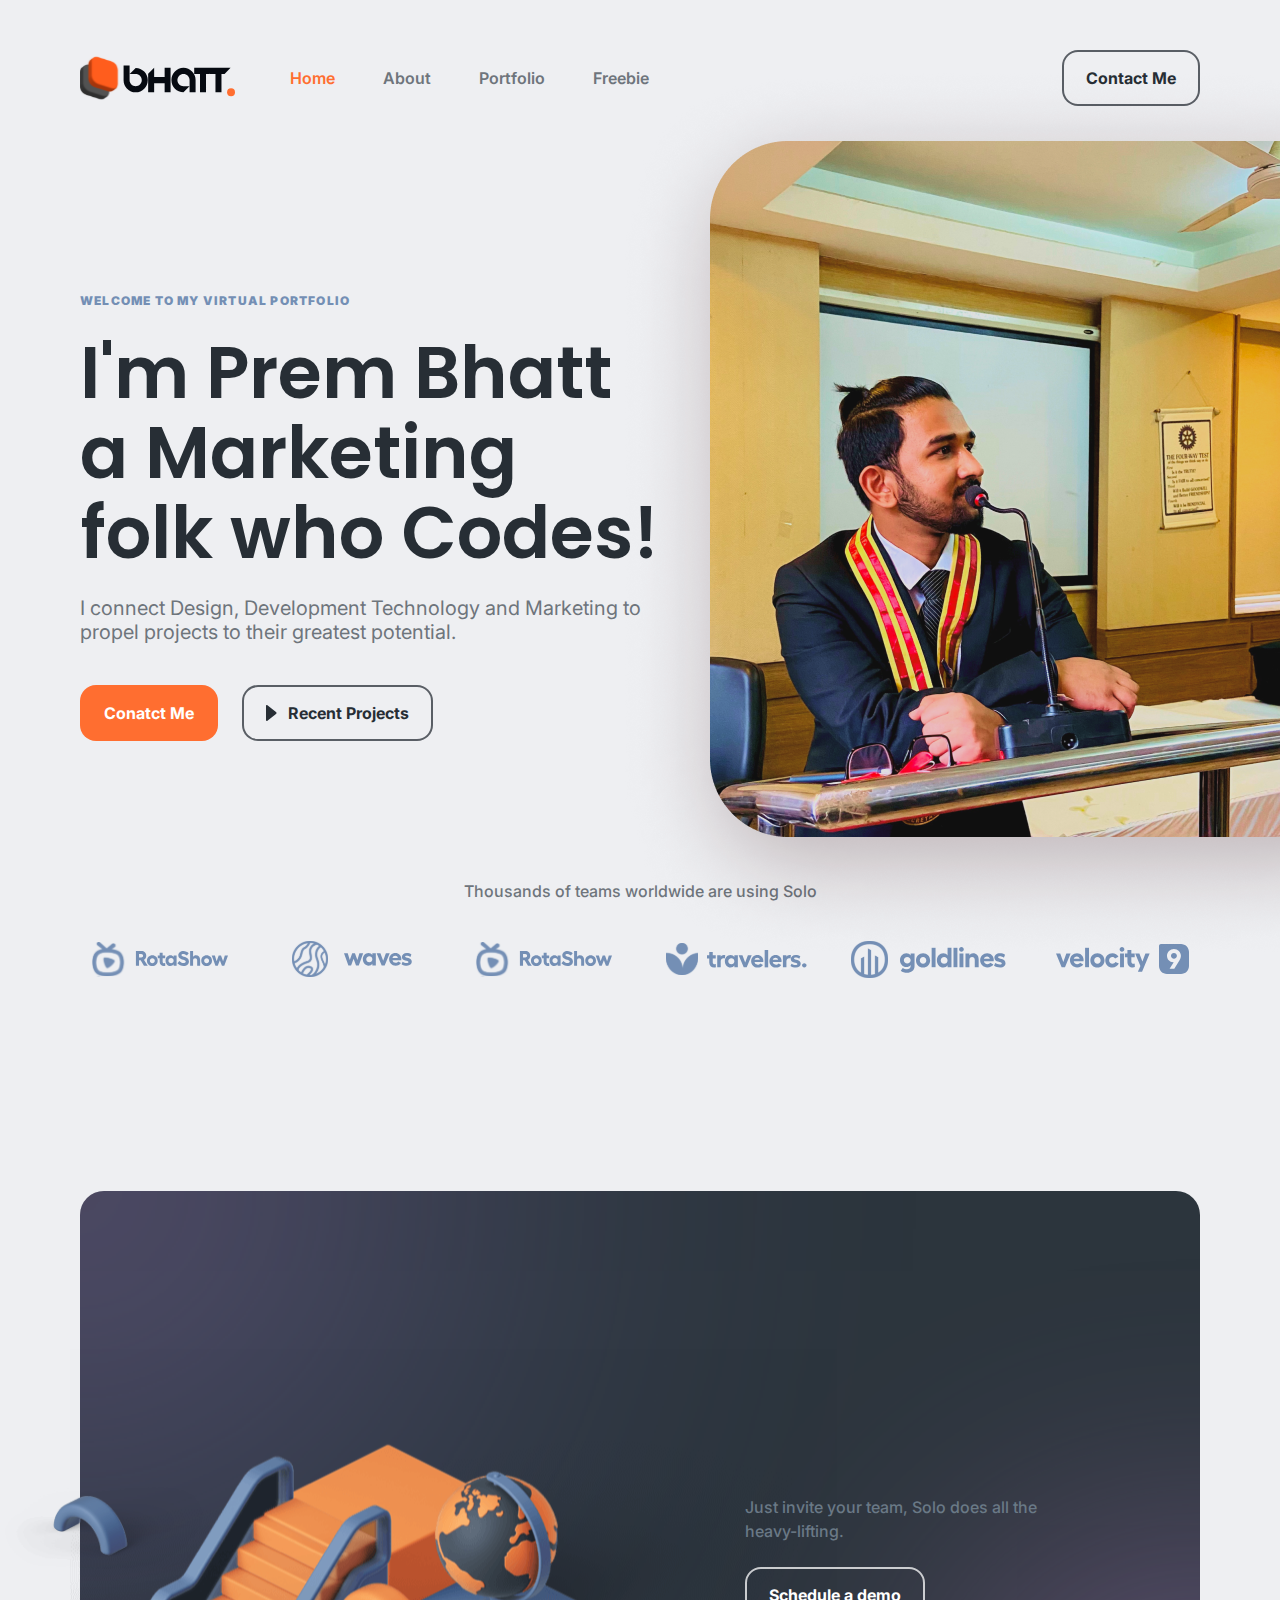
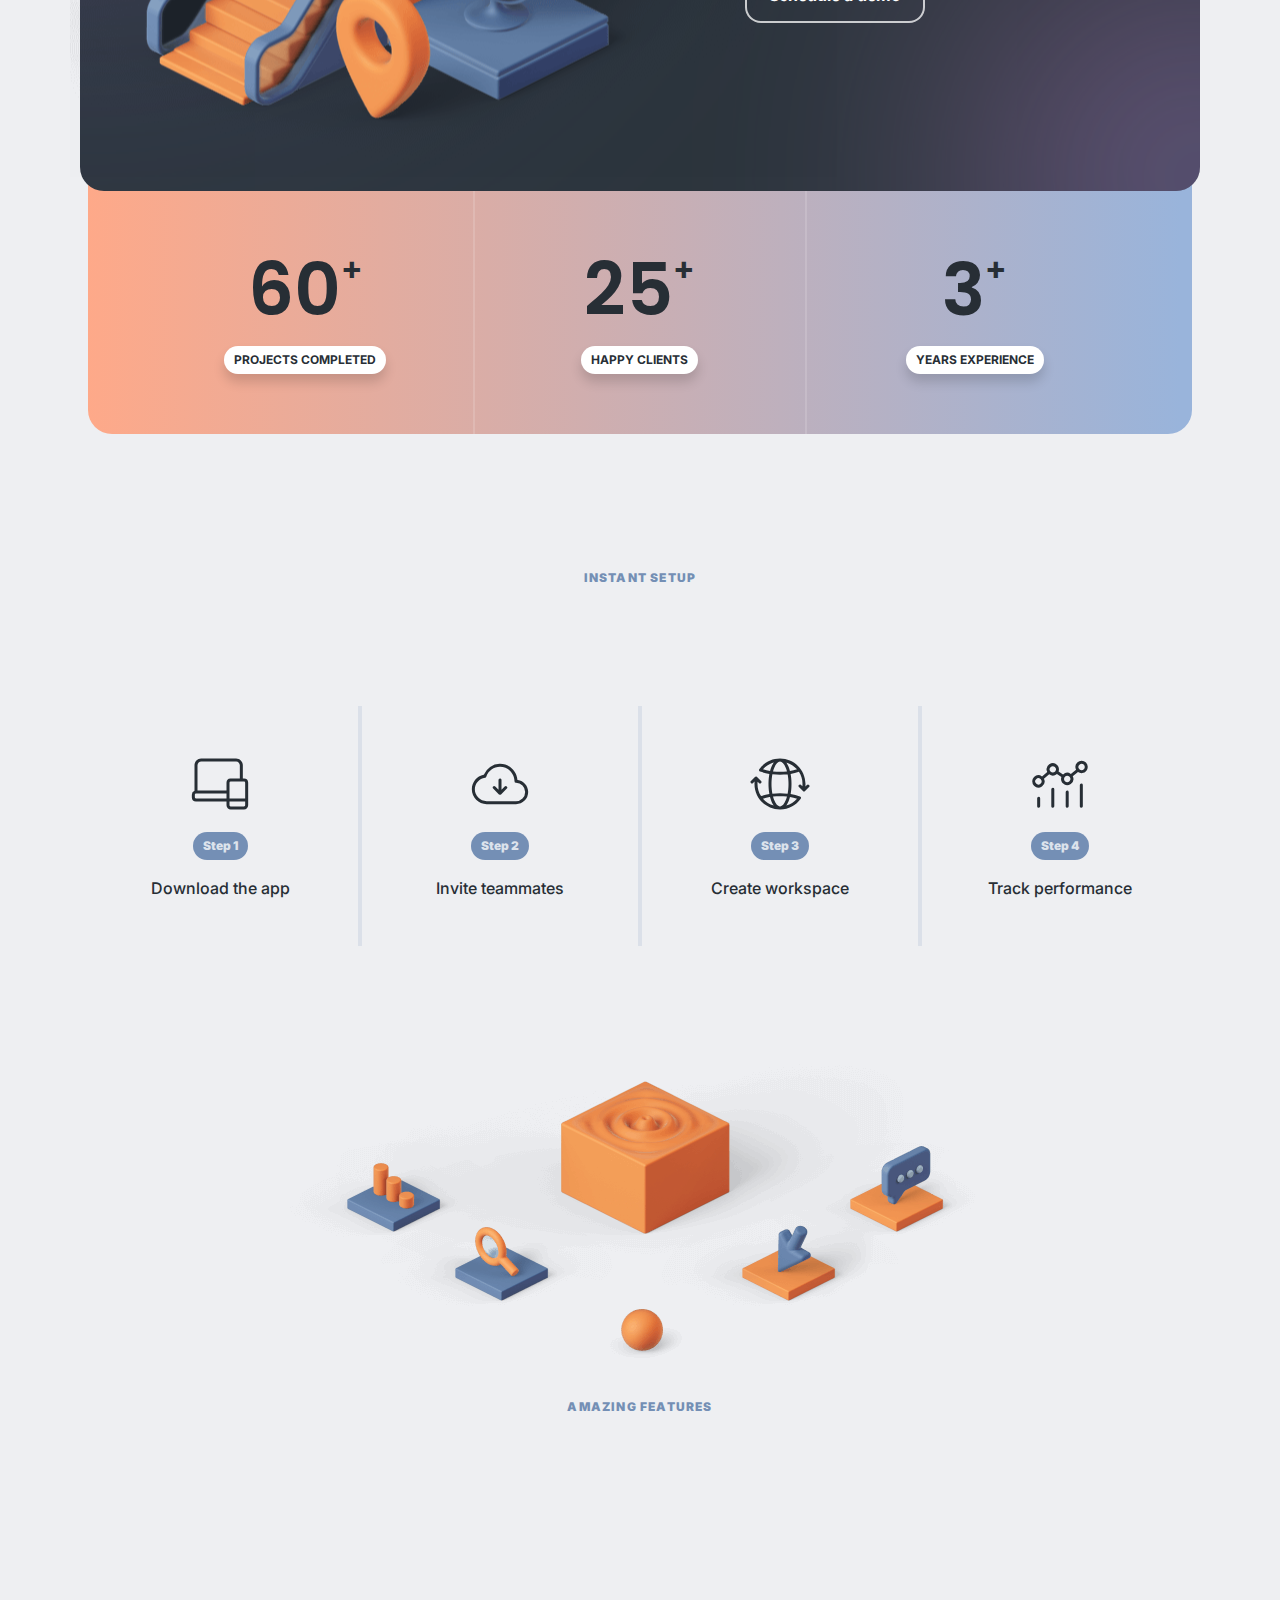
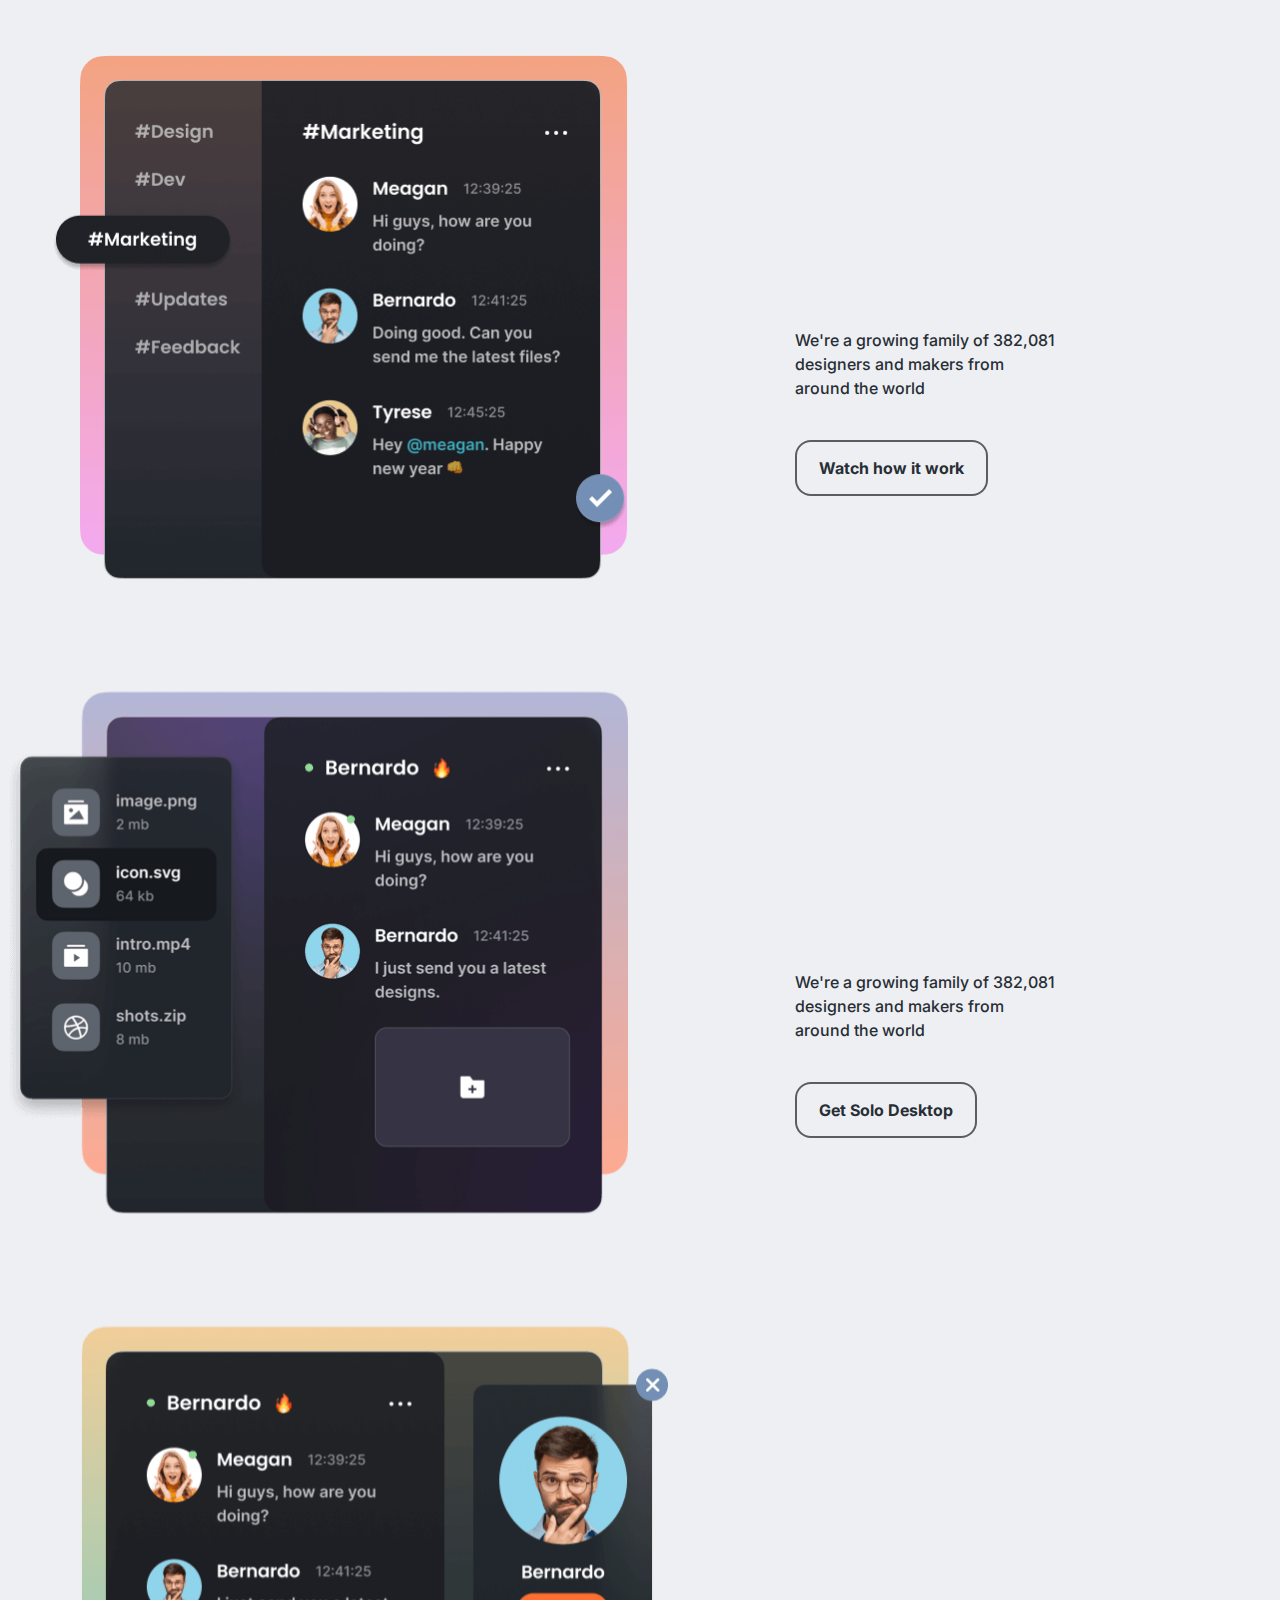
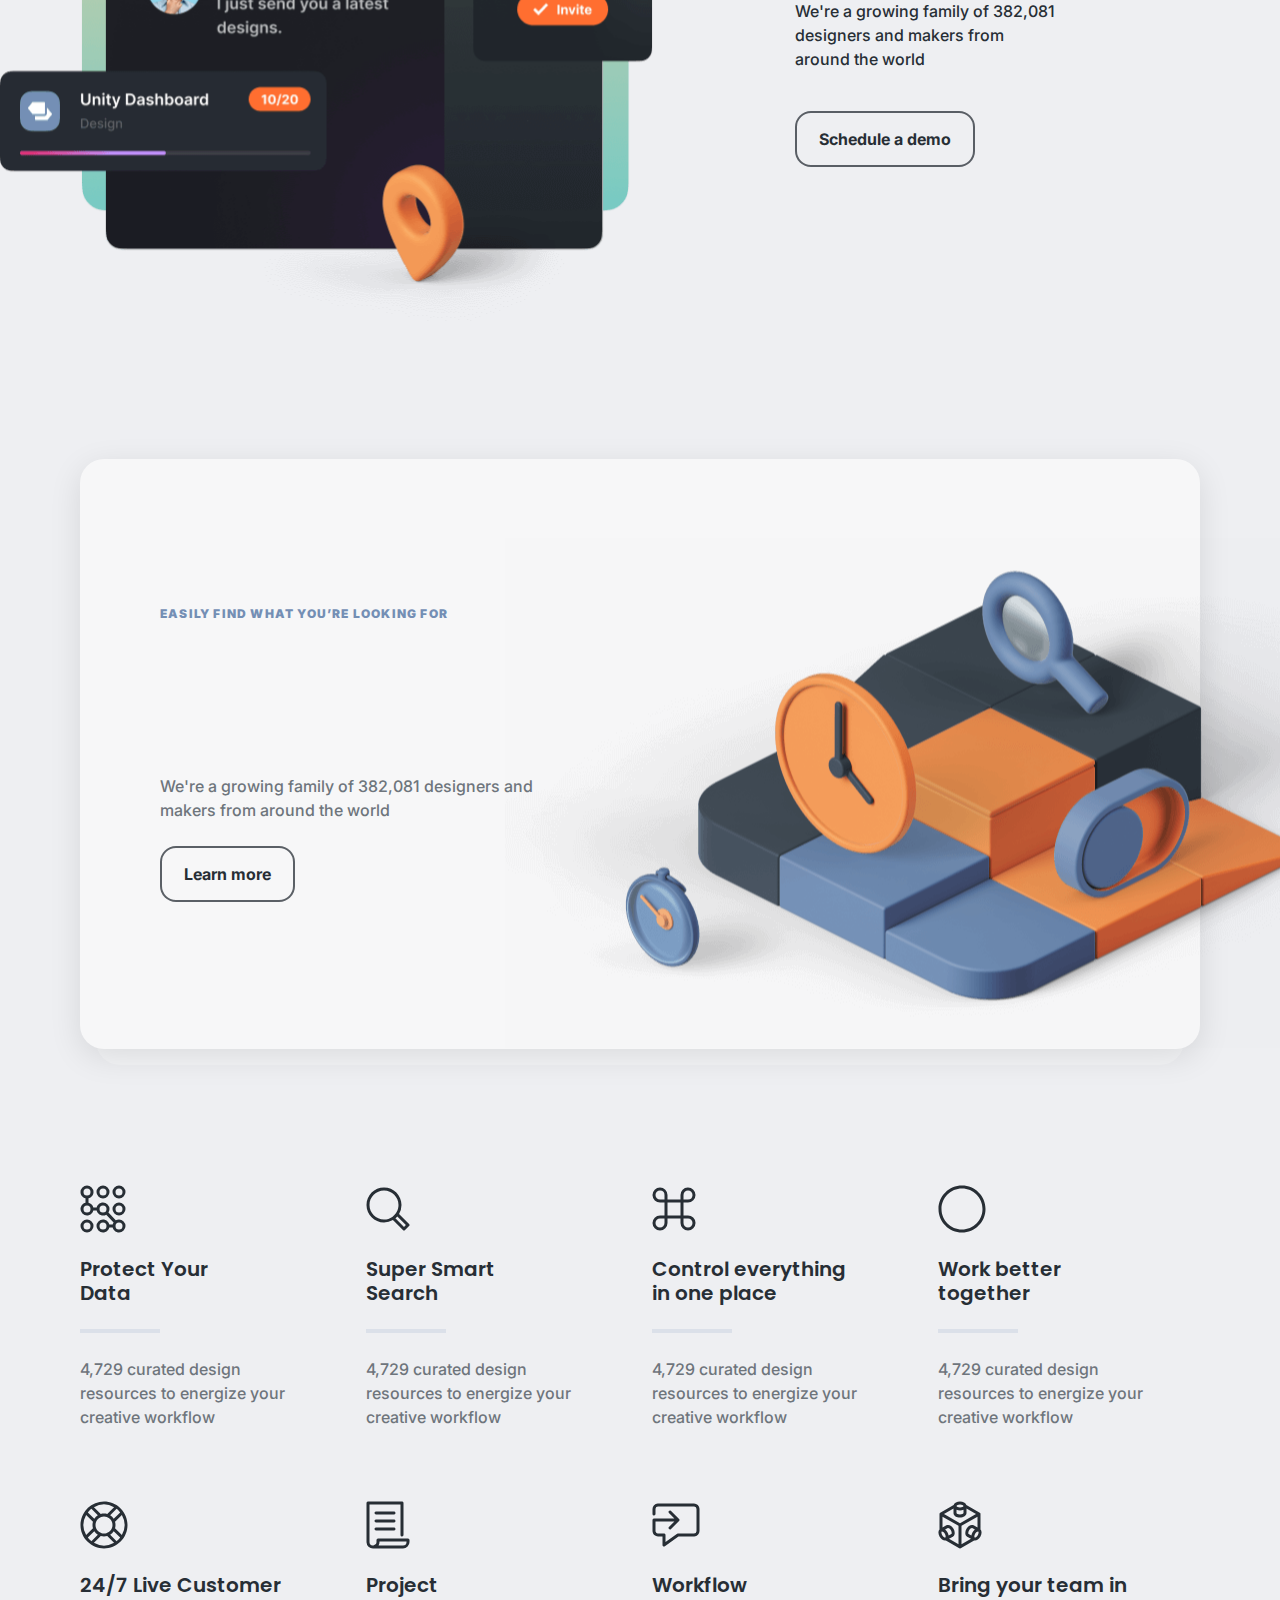
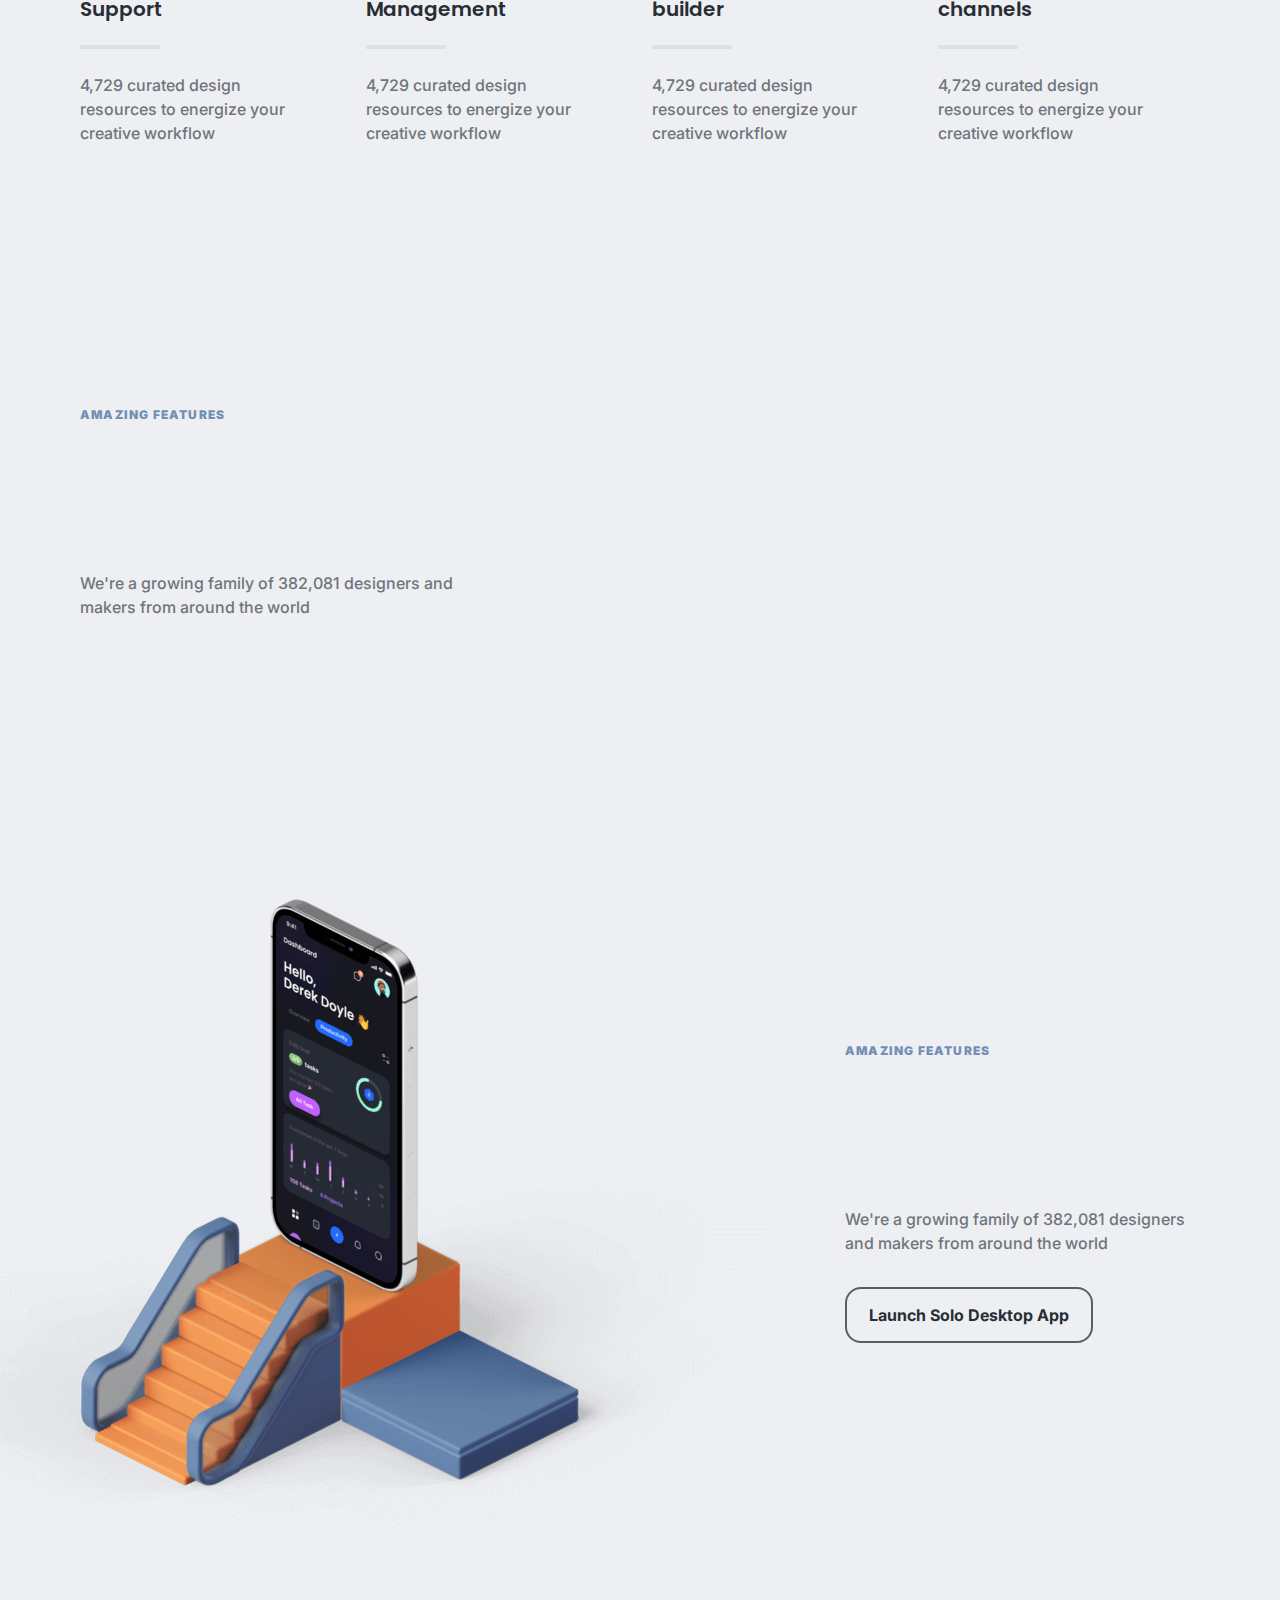
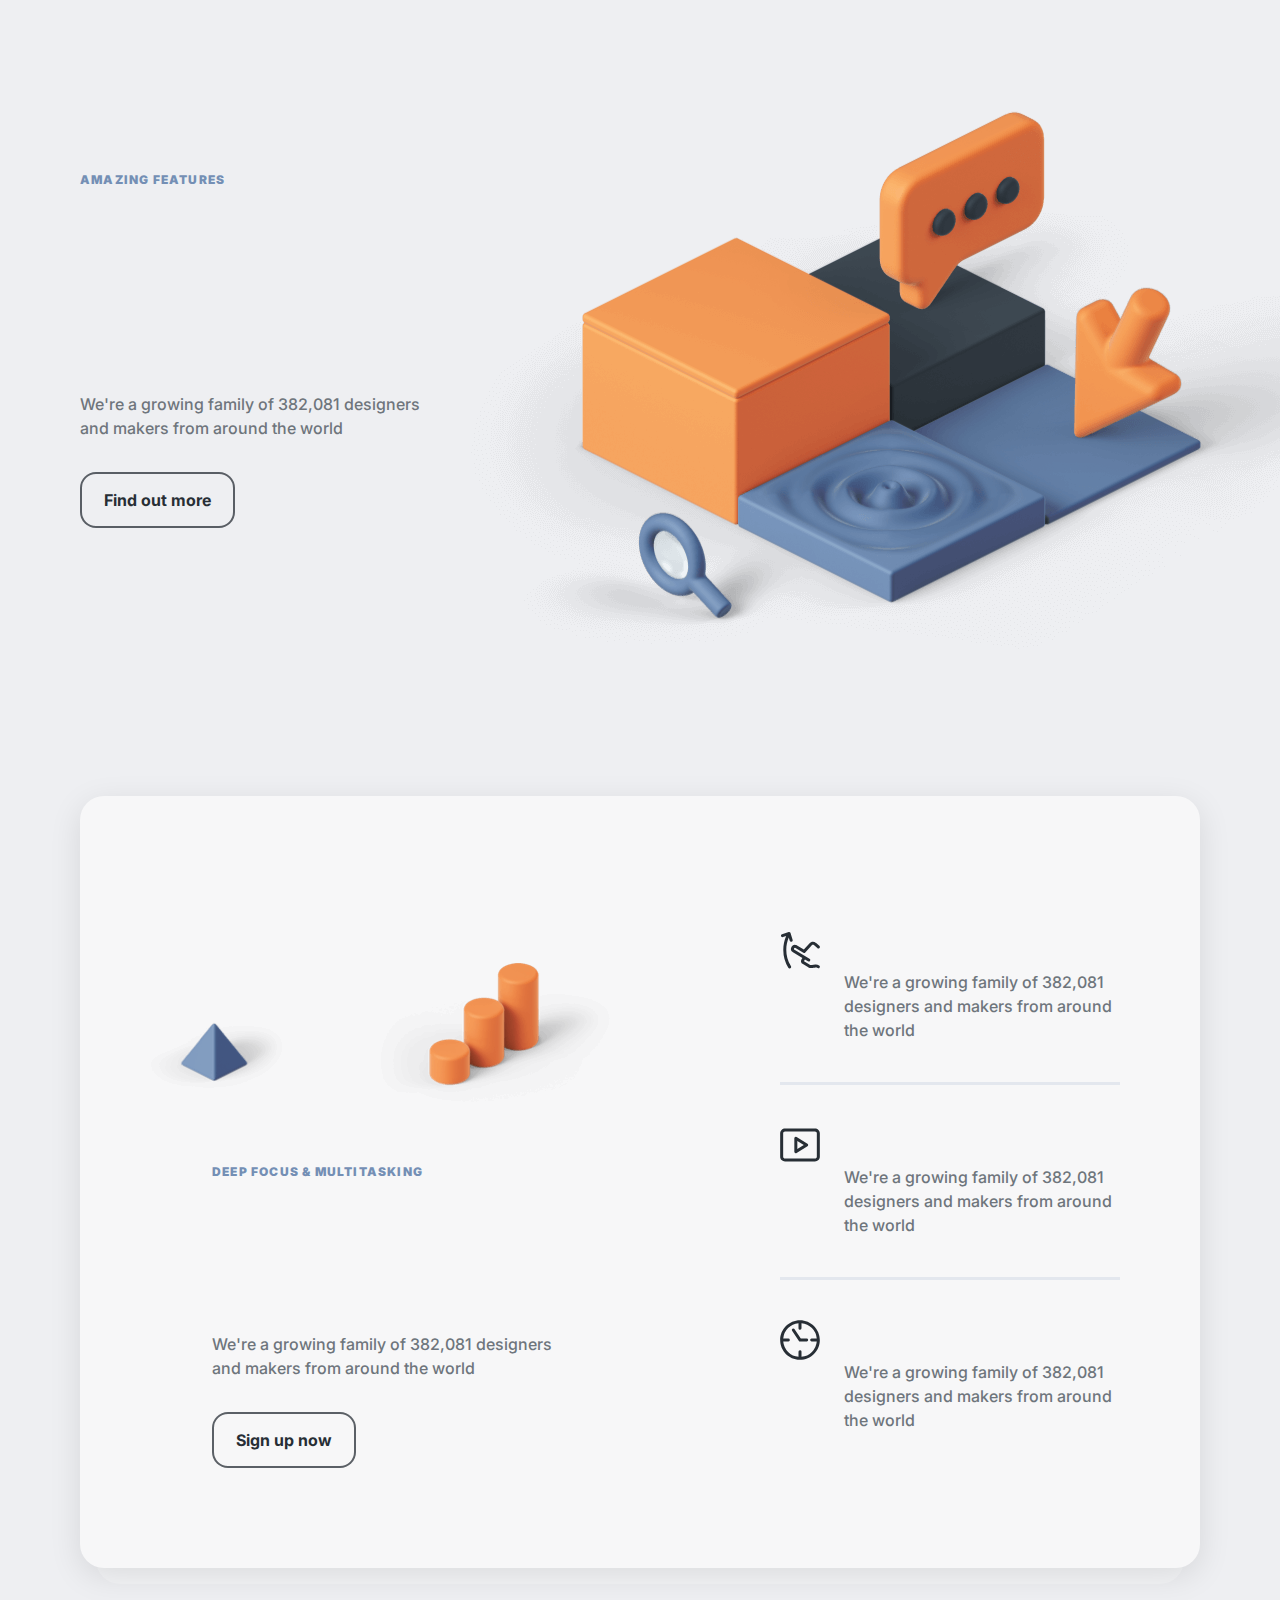
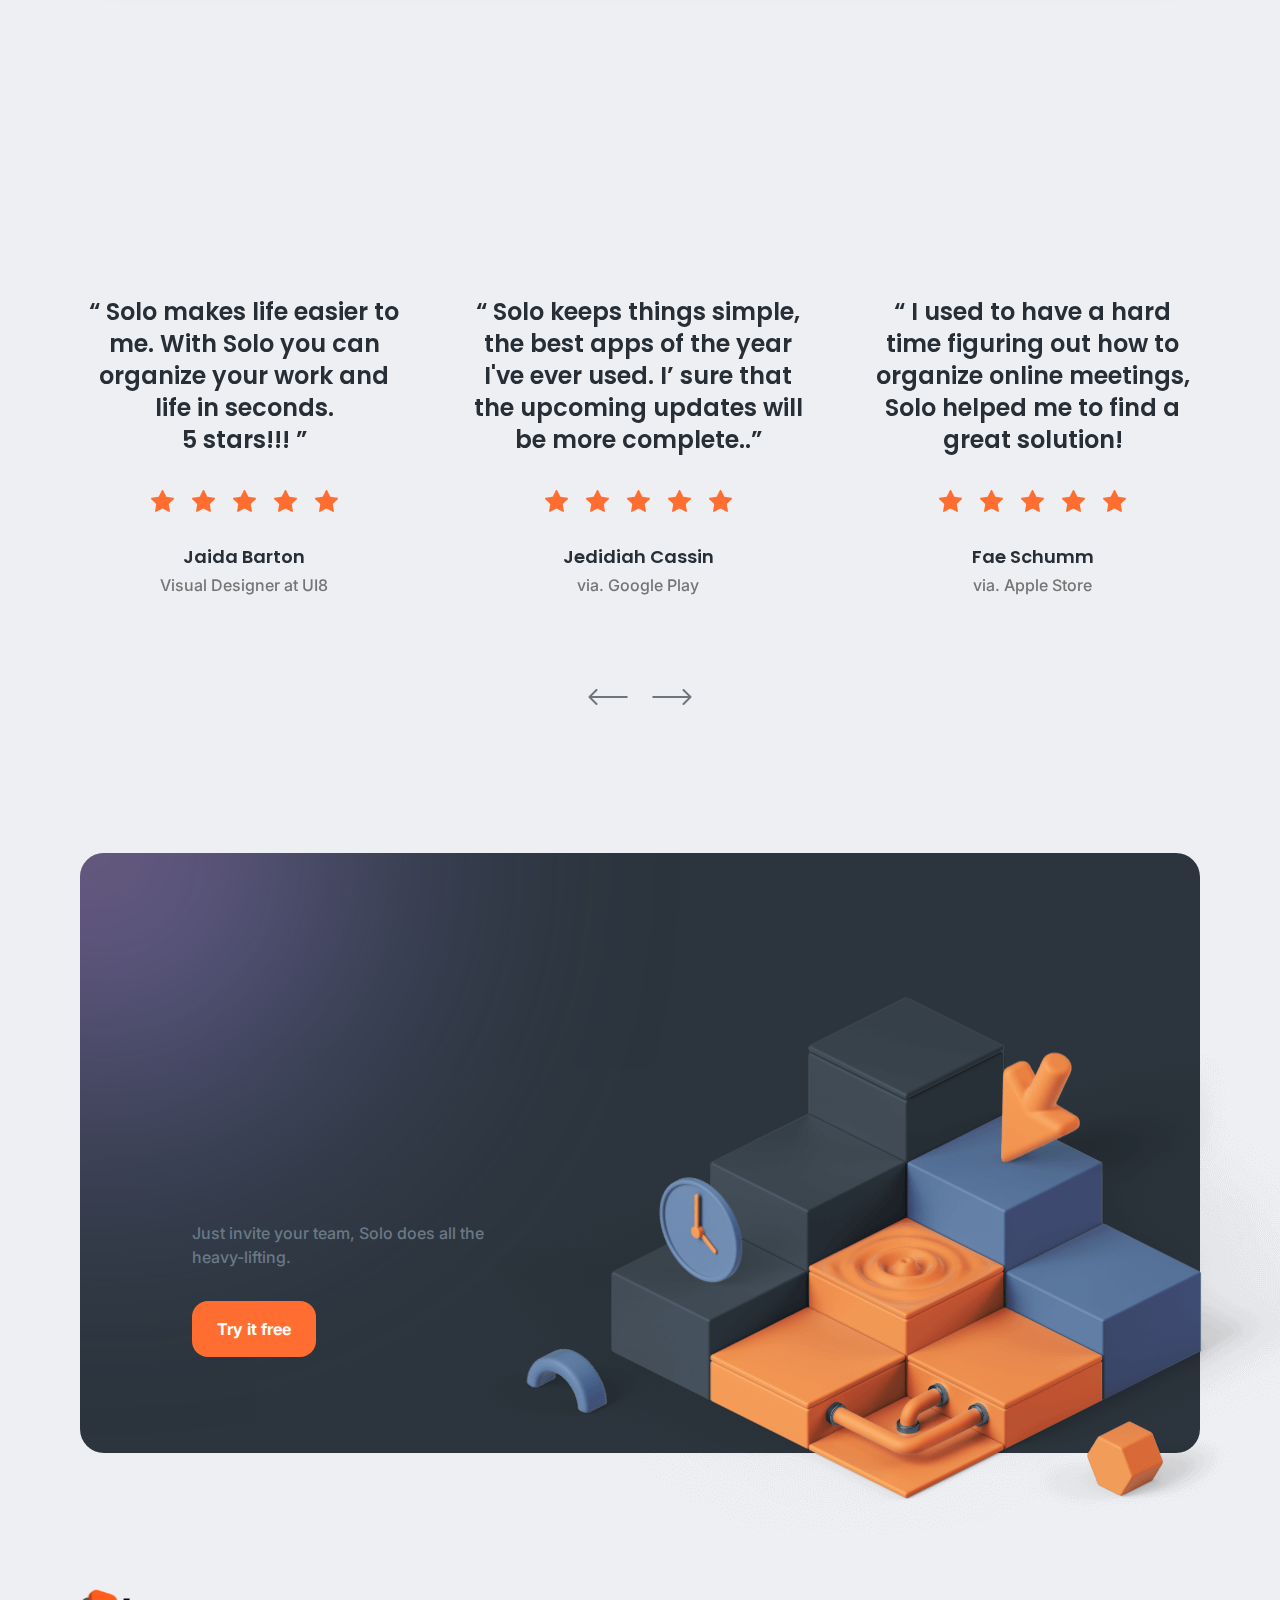
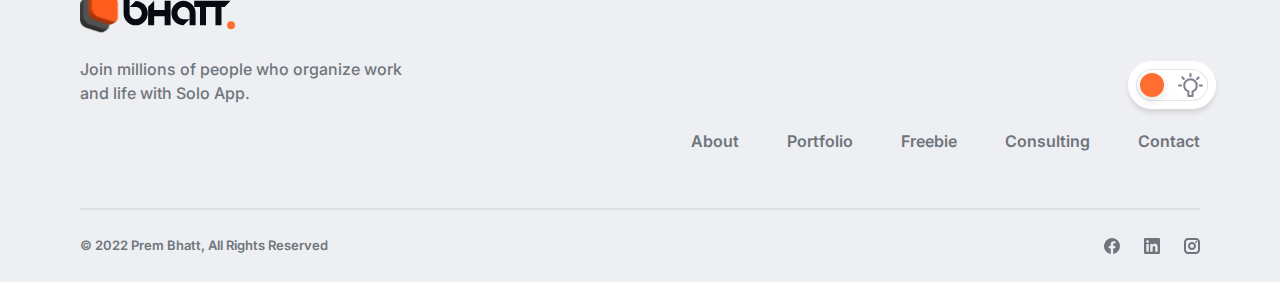
<file: index.html>
<!DOCTYPE html>
<html lang="en">


<meta http-equiv="content-type" content="text/html;charset=UTF-8" />

<head>
  <meta charset="utf-8">
  <title>Home</title>
  <meta http-equiv="X-UA-Compatible" content="IE=Edge">
  <meta name="viewport" content="width=device-width, initial-scale=1, maximum-scale=1.0, user-scalable=no">
  <meta name="theme-color" content="#fff">
  <meta name="format-detection" content="telephone=no">
  <link rel="apple-touch-icon" sizes="180x180" href="img/apple-touch-icon.png">
  <link rel="icon" type="image/png" sizes="32x32" href="img/favicon-32x32.png">
  <link rel="icon" type="image/png" sizes="16x16" href="img/favicon-16x16.png">
  <link rel="preconnect" href="https://fonts.gstatic.com/">
  <link
    href="https://fonts.googleapis.com/css2?family=Inter:wght@400;500;600;700;800;900&amp;family=Poppins:wght@600&amp;display=swap"
    rel="stylesheet">
  <link rel="stylesheet" media="all" href="css/app.css">
  <script>
    var viewportmeta = document.querySelector('meta[name="viewport"]');
    if (viewportmeta) {
      if (screen.width < 375) {
        var newScale = screen.width / 375;
        viewportmeta.content = 'width=375, minimum-scale=' + newScale + ', maximum-scale=1.0, user-scalable=no, initial-scale=' + newScale + '';
      } else {
        viewportmeta.content = 'width=device-width, maximum-scale=1.0, initial-scale=1.0';
      }
    }
  </script>
</head>

<body>
  <script>console.log(localStorage.getItem('darkMode'));
    if (localStorage.getItem('darkMode') === "on") {
      document.body.classList.add("dark");
      document.addEventListener("DOMContentLoaded", function () {
        document.querySelector('.js-switch-theme input').checked = true;
      });
    }
  </script>
  <div class="page">
    <!--------------------------------------- Header ---------------------------------------->
    <header class="header">
      <div class="header__center center">
        <a class="header__logo" href="index.html">
          <img class="header__pic header__pic_dark" src="img/dark.svg" alt="" />
          <img class="header__pic header__pic_light" src="img/white.svg" alt="" />
        </a>
        <div class="header__wrapper">
          <nav class="header__nav">
            <a class="header__link active" href="downloads.html">Home</a>
            <a class="header__link" href="pricing.html">About</a>
            <a class="header__link" href="features.html">Portfolio</a>
            <a class="header__link" href="about-us.html">Freebie</a>
          </nav>
          <div class="header__btns">
            
            <a class="header__btn btn btn_border " href="#" >Contact Me</a>
          </div>
          <picture class="header__preview">
            <source media="(max-width: 767px)" srcset="img/header-pic-mobile@2x.png, img/header-pic-mobile@2x.png" />
            <img srcset="img/header-pic.png" src="img/header-pic.png" alt="" />
          </picture>
        </div>
        <button class="header__burger"></button>
      </div>
    </header>
    <!--------------------------------------- Header ---------------------------------------->
    <!--------------------------------------- Main ---------------------------------------->
    <div class="main">
      <div class="main__center center">
        <div class="main__wrap">
          <div class="stage">WELCOME TO MY VIRTUAL PORTFOLIO</div>
          <h1 class="main__title d1">
            <span data-aos="animation-scale-top" data-aos-duration="600">I'm Prem Bhatt</span>
            <span data-aos="animation-scale-top" data-aos-duration="600" data-aos-delay="200">a Marketing </span>
            <span data-aos="animation-scale-top" data-aos-duration="600" data-aos-delay="400"> folk who Codes!</span>
          </h1>
          <div class="main__text">I connect Design, Development Technology and Marketing to propel projects to their greatest potential.</div>
          <div class="main__btns">
            <button class="main__btn btn btn_orange">Conatct Me</button>
            <button class="main__btn btn btn_border">
              <svg class="icon icon-play">
                <use xlink:href="img/sprite.svg#icon-play"></use>
              </svg>
              <span>Recent Projects</span>
            </button>
          </div>
        </div>
        <div class="main__bg" data-aos>
          <div class="main__preview">
            <img srcset="img/hero.png" src="img/hero.png" alt="">
          </div>
        </div>
        <div class="main__partners">
          <div class="main__info">Thousands of teams worldwide are using Solo</div>
          <div class="main__list">
            <div class="main__logo">
              <img src="img/rotashow.svg" alt="">
            </div>
            <div class="main__logo">
              <img src="img/waves.svg" alt="">
            </div>
            <div class="main__logo">
              <img src="img/rotashow.svg" alt="">
            </div>
            <div class="main__logo">
              <img src="img/travelers.svg" alt="">
            </div>
            <div class="main__logo">
              <img src="img/goldlines.svg" alt="">
            </div>
            <div class="main__logo">
              <img src="img/velocity.svg" alt="">
            </div>
          </div>
        </div>
      </div>
    </div>
    <!--------------------------------------- Main ---------------------------------------->
    <!--------------------------------------- Quality ---------------------------------------->
    <div class="quality">
      <div class="quality__center center">
        <div class="quality__body">
          <div class="quality__bg"></div>
          <div class="quality__gallery">
            <div class="quality__preview">
              <img srcset="img/figures-2.1.png" src="img/figures-2.1.png" alt="">
            </div>
            <div class="quality__preview" data-aos="animation-translate-up" data-aos-duration="1000">
              <img srcset="img/figures-2.2.png" src="img/figures-2.2.png" alt="">
            </div>
            <div class="quality__preview" data-aos="animation-translate-down" data-aos-duration="1000"
              data-aos-delay="400">
              <img srcset="img/figures-2.3.png" src="img/figures-2.3.png" alt="">
            </div>
            <div class="quality__preview" data-aos="animation-translate-down" data-aos-duration="1000"
              data-aos-delay="800">
              <img srcset="img/figures-2.4.png" src="img/figures-2.4.png" alt="">
            </div>
            <div class="quality__preview">
              <img srcset="img/figures-2.5.png" src="img/figures-2.5.png" alt="">
            </div>
          </div>
          <div class="quality__wrap">
            <h2 class="quality__title h2" data-aos="animation-scale-top" data-aos-duration="600">Keeping it all together
            </h2>
            <div class="quality__text">Just invite your team, Solo does all the heavy-lifting.</div>
            <button class="quality__btn btn btn_border">Schedule a demo</button>
          </div>
        </div>
        <div class="quality__bottom">
          <div class="quality__item">
            <div class="quality__counter">60<span class="quality__sign quality__sign_up">+</span></div>
            <div class="quality__category">PROJECTS COMPLETED</div>
          </div>
          <div class="quality__item">
            <div class="quality__counter">25<span class="quality__sign quality__sign_up">+</span></div>
            <div class="quality__category">HAPPY CLIENTS</div>
          </div>
          <div class="quality__item">
            <div class="quality__counter">3<span class="quality__sign quality__sign_up">+</span></div>
            <div class="quality__category">YEARS EXPERIENCE</div>
          </div>
        </div>
      </div>
    </div>
    <!---------------------------------------Quality ---------------------------------------->
    <!--------------------------------------- Steps ---------------------------------------->
    <div class="steps">
      <div class="steps__center center">
        <div class="stage">INSTANT SETUP</div>
        <h2 class="steps__title h2" data-aos="animation-scale-top" data-aos-duration="600">Fast, simple & effortless.
        </h2>
        <div class="steps__list">
          <div class="steps__item">
            <div class="steps__icon">
              <svg xmlns="http://www.w3.org/2000/svg" width="58" height="52" viewBox="0 0 58 52">
                <path fill="#272e35"
                  d="M45 .5c3.696 0 6.706 2.932 6.829 6.598l.004.235V20.5H53a4.17 4.17 0 0 1 4.162 3.959l.005.208v22.667A4.17 4.17 0 0 1 53 51.5h0-13.333a4.17 4.17 0 0 1-4.167-4.167h0V43.5H5.001a4.17 4.17 0 0 1-4.162-3.959l-.005-.208v-2.667A4.17 4.17 0 0 1 3.5 32.779V7.333C3.5 3.637 6.432.628 10.098.504L10.333.5H45zm9.166 43H38.5v3.833a1.17 1.17 0 0 0 1.04 1.16l.127.007H53a1.17 1.17 0 0 0 1.167-1.167h0l-.001-3.833zM53 23.5H39.667a1.17 1.17 0 0 0-1.167 1.167h0V40.5h15.666l.001-15.833a1.17 1.17 0 0 0-1.04-1.16L53 23.5zm-17.5 12H5.001a1.17 1.17 0 0 0-1.16 1.04l-.007.127v2.667a1.17 1.17 0 0 0 1.04 1.16l.127.007H35.5v-5zm9.5-32H10.333c-2.052 0-3.726 1.61-3.828 3.636l-.005.197V32.5h29v-7.833a4.17 4.17 0 0 1 3.959-4.162l.208-.005h9.166V7.333c0-2.052-1.61-3.726-3.636-3.828L45 3.5z">
                </path>
              </svg>
            </div>
            <div class="steps__number">Step 1</div>
            <div class="steps__text">Download the app</div>
          </div>
          <div class="steps__item">
            <div class="steps__icon">
              <svg xmlns="http://www.w3.org/2000/svg" width="58" height="42" viewBox="0 0 58 42">
                <path fill="#272e35"
                  d="M29.001.833c9.117 0 16.604 6.969 17.425 15.871h0l.017.213.36.048c5.766.857 10.213 5.76 10.36 11.73h0l.004.305a12.17 12.17 0 0 1-12.167 12.167h0-29.333C7.476 41.167.834 34.525.834 26.333c0-7.089 5.02-13.072 11.841-14.47h0l.084-.016.063-.155A17.49 17.49 0 0 1 28.636.837h0zm0 3c-6.251 0-11.73 3.998-13.716 9.831a1.5 1.5 0 0 1-1.217 1.003c-5.842.798-10.234 5.75-10.234 11.666 0 6.534 5.299 11.833 11.833 11.833h29.333A9.17 9.17 0 0 0 54.167 29a9.17 9.17 0 0 0-9.167-9.167 1.5 1.5 0 0 1-1.5-1.5c0-8.009-6.491-14.5-14.5-14.5zm-.827 27.751l-.016-.01c-.032-.022-.063-.044-.093-.068l-.036-.03a1.51 1.51 0 0 1-.071-.064l-.02-.02-5.779-5.779a1.5 1.5 0 0 1 2.007-2.224l.114.103L27.5 26.71V17a1.5 1.5 0 0 1 2.993-.144L30.5 17v9.708l3.217-3.216a1.5 1.5 0 0 1 2.224 2.007l-.103.114-5.787 5.789a1.51 1.51 0 0 1-.095.086l.103-.096c-.038.038-.078.074-.12.108-.256.209-.584.333-.94.333-.292 0-.565-.084-.796-.228l-.03-.02z">
                </path>
              </svg>
            </div>
            <div class="steps__number">Step 2</div>
            <div class="steps__text">Invite teammates</div>
          </div>
          <div class="steps__item">
            <div class="steps__icon">
              <svg xmlns="http://www.w3.org/2000/svg" width="60" height="52" viewBox="0 0 60 52">
                <path fill="#272e35"
                  d="M30.001.5C44.082.5 55.5 11.918 55.5 26c0 .836-.044 1.672-.129 2.509l1.569-1.569a1.5 1.5 0 0 1 2.224 2.007l-.103.114-4 4a1.5 1.5 0 0 1-2.007.103l-.114-.103-4-4a1.5 1.5 0 0 1 2.007-2.224l.114.103 1.32 1.318c.079-.754.119-1.506.119-2.257 0-4.467-1.302-8.63-3.548-12.131-2.741.872-5.525 1.555-8.341 2.045l.018.097.136.774.064.392.119.793.108.804a54.32 54.32 0 0 1 .22 2.057h0l.068.84.029.424.05.854c.051 1.001.077 2.019.077 3.051s-.026 2.05-.077 3.051h0l-.05.854-.029.424-.068.84a54.32 54.32 0 0 1-.22 2.057h0l-.108.804-.058.398-.125.787-.136.774-.016.088a63.56 63.56 0 0 1 9.385 2.384l.027.01-.027-.01a1.5 1.5 0 0 1 .944 1.9c-.059.176-.148.334-.259.471l.055-.079C46.05 47.331 38.57 51.359 30.388 51.486A5.13 5.13 0 0 1 30 51.5a5.83 5.83 0 0 1-.39-.013l.38.002c-14.082 0-25.5-11.418-25.5-25.5 0-.828.043-1.656.127-2.485l-1.556 1.556a1.5 1.5 0 0 1-2.007.103l-.114-.103a1.5 1.5 0 0 1-.103-2.007l.103-.114 4-4a1.5 1.5 0 0 1 2.007-.103l.114.103 4 4a1.5 1.5 0 0 1-2.007 2.224l-.114-.103-1.33-1.328a21.61 21.61 0 0 0-.119 2.257c0 4.467 1.302 8.63 3.548 12.131 2.743-.872 5.53-1.556 8.348-2.046l-.015-.085-.136-.774-.064-.392-.119-.793-.108-.804a54.32 54.32 0 0 1-.22-2.057h0l-.068-.84-.029-.424-.05-.854C18.526 28.05 18.5 27.032 18.5 26h0l.002-.441a59.97 59.97 0 0 1 .075-2.61h0l.05-.854.029-.424.068-.84a54.32 54.32 0 0 1 .22-2.057h0l.108-.804.058-.398.125-.787.136-.774.018-.099c-3.158-.548-6.277-1.341-9.341-2.368a1.47 1.47 0 0 1-.445-.216c-.181-.129-.325-.292-.43-.473-.005-.011-.011-.022-.017-.033a.98.98 0 0 1-.044-.086c-.004-.011-.009-.022-.014-.033-.015-.033-.028-.067-.04-.101-.003-.011-.007-.023-.011-.035a1.16 1.16 0 0 1-.025-.082l-.01-.043a1.34 1.34 0 0 1-.016-.076 1.49 1.49 0 0 1-.01-.067l-.006-.055c-.003-.028-.005-.056-.006-.085v-.043c-.001-.076.004-.152.015-.229l.009-.055c.004-.022.009-.045.014-.067l.005-.02a1.49 1.49 0 0 1 .025-.09 1.1 1.1 0 0 1 .009-.029 1.52 1.52 0 0 1 .054-.139 2.17 2.17 0 0 1 .037-.075 1.4 1.4 0 0 1 .12-.195l-.011.018C14.019 4.551 21.666.5 30 .5h.001zm-.007 37.656c-2.335 0-4.656.139-6.959.414l.135.494.187.64a31.53 31.53 0 0 0 .5 1.52h0l.213.575.22.555c1.501 3.663 3.453 5.956 5.457 6.135h.243.26c2.006-.177 3.958-2.471 5.459-6.135h0l.22-.555.213-.575a31.53 31.53 0 0 0 .5-1.52h0l.187-.64.133-.493c-2.306-.275-4.631-.415-6.969-.415zm-9.959.852l-.481.082c-2.226.401-4.432.929-6.612 1.581a22.51 22.51 0 0 0 10.806 6.941c-1.239-1.73-2.297-3.97-3.133-6.585h0l-.208-.675c-.13-.438-.255-.886-.373-1.343zm19.93-.001l-.022.089a38.12 38.12 0 0 1-.35 1.254h0l-.208.675c-.833 2.607-1.888 4.843-3.122 6.571 4.162-1.214 7.887-3.62 10.74-6.937a60.1 60.1 0 0 0-7.038-1.652zM30 16.832a61.75 61.75 0 0 1-7.629-.473l-.004.023-.068.366-.128.742-.06.376-.112.762-.102.775-.132 1.185-.074.805-.062.816-.05.826-.038.836-.026.845L21.5 26l.002.43.013.854.026.845.038.836.05.826.062.816.074.805.132 1.185.102.775.112.762.06.376.128.742.137.728-.068-.352a61.75 61.75 0 0 1 15.263.001l.002-.012.068-.366.128-.742.06-.376.112-.762.102-.775.132-1.185.074-.805.062-.816.05-.826.038-.836.026-.845L38.5 26l-.015-1.284-.026-.845-.038-.836-.05-.826-.062-.816-.074-.805-.132-1.185-.102-.775-.112-.762-.06-.376-.128-.742-.137-.728.066.339a61.75 61.75 0 0 1-7.629.473zM30 3.5c-2.093 0-4.146 2.329-5.71 6.146h0l-.22.555-.213.575a31.53 31.53 0 0 0-.5 1.52h0l-.187.64-.13.482c2.303.275 4.625.414 6.96.414s4.658-.139 6.961-.414l-.131-.482-.187-.64a31.53 31.53 0 0 0-.5-1.52h0l-.213-.575-.22-.555C34.146 5.829 32.093 3.5 30 3.5zm-6.251.886l-.306.092a22.48 22.48 0 0 0-10.454 6.849c2.322.694 4.674 1.246 7.049 1.654.116-.455.24-.899.369-1.333h0l.208-.675c.836-2.616 1.895-4.857 3.134-6.588zm12.496-.008l.087.123c1.204 1.714 2.235 3.914 3.052 6.473h0l.208.675a38.22 38.22 0 0 1 .37 1.331c2.387-.408 4.751-.963 7.085-1.661-2.814-3.266-6.549-5.713-10.802-6.94z">
                </path>
              </svg>
            </div>
            <div class="steps__number">Step 3</div>
            <div class="steps__text">Create workspace</div>
          </div>
          <div class="steps__item">
            <div class="steps__icon">
              <svg xmlns="http://www.w3.org/2000/svg" width="56" height="48" viewBox="0 0 56 48">
                <path fill="#272e35"
                  d="M49.332 23.5a1.5 1.5 0 0 1 1.493 1.356l.007.144v21.333a1.5 1.5 0 0 1-2.993.144l-.007-.144V25a1.5 1.5 0 0 1 1.5-1.5zM6.666 36.833a1.5 1.5 0 0 1 1.493 1.356l.007.144v8a1.5 1.5 0 0 1-2.993.144l-.007-.144v-8a1.5 1.5 0 0 1 1.5-1.5zm28.531-6.217a1.5 1.5 0 0 1 1.493 1.356l.007.144V46.33a1.5 1.5 0 0 1-2.993.144l-.007-.144V32.117a1.5 1.5 0 0 1 1.5-1.5zm-14.4-2.854a1.5 1.5 0 0 1 1.493 1.356l.007.144v17.067a1.5 1.5 0 0 1-2.993.144l-.007-.144V29.263a1.5 1.5 0 0 1 1.5-1.5zM45.253 2.619a6.17 6.17 0 0 1 8.721 0 6.17 6.17 0 0 1-7.99 9.347L40.76 16.31a6.17 6.17 0 0 1-9.916 7.04c-1.735-1.735-2.22-4.248-1.455-6.417l-4.459-2.991a6.17 6.17 0 0 1-7.758.414l-5.221 4.357a6.17 6.17 0 0 1-9.925 7.021 6.17 6.17 0 0 1 0-8.721 6.17 6.17 0 0 1 8.011-.611l5.209-4.347a6.17 6.17 0 0 1 9.911-7.051c1.743 1.743 2.224 4.269 1.445 6.445l4.447 2.983a6.17 6.17 0 0 1 7.79-.427l5.222-4.343a6.17 6.17 0 0 1 1.193-7.044zM4.146 19.135a3.17 3.17 0 0 0 0 4.478 3.17 3.17 0 0 0 4.777-4.134 1.2 1.2 0 0 1-.102-.109c-.035-.042-.067-.085-.096-.129l-.1-.107-.146-.137a3.17 3.17 0 0 0-4.332.137zm33.151-2.522c-1.244-1.098-3.143-1.052-4.332.137-1.237 1.237-1.237 3.242 0 4.478s3.242 1.237 4.478 0a3.17 3.17 0 0 0 .309-4.12c-.048-.041-.092-.088-.134-.138s-.077-.098-.11-.149l-.066-.072zM22.889 6.989c-1.244-1.098-3.143-1.052-4.332.137a3.17 3.17 0 0 0-.273 4.168 1.11 1.11 0 0 1 .094.1l.074.098.105.112c1.189 1.189 3.089 1.235 4.332.137l.146-.137a3.19 3.19 0 0 0 .329-.386c.016-.033.036-.065.057-.096l.066-.087a3.17 3.17 0 0 0-.452-3.91h0zm28.818-2.386a3.17 3.17 0 0 0-4.649 4.247 1.17 1.17 0 0 1 .147.149c.043.051.081.104.116.159l.054.06a3.17 3.17 0 0 0 4.478 0c1.237-1.237 1.237-3.242 0-4.478h0z">
                </path>
              </svg>
            </div>
            <div class="steps__number">Step 4</div>
            <div class="steps__text">Track performance</div>
          </div>
        </div>
      </div>
    </div>
    <!--------------------------------------- Steps ---------------------------------------->
    <!--------------------------------------- Advantages ---------------------------------------->
    <div class="advantages">
      <div class="advantages__center center">
        <div class="advantages__head">
          <div class="advantages__photo">
            <img srcset="img/figures.png" src="img/figures.png" alt="">
          </div>
          <div class="stage">amazing features</div>
          <h2 class="advantages__title h2" data-aos="animation-scale-top" data-aos-duration="600">
            See what you can do in
            one app
          </h2>
        </div>
        <div class="advantages__list">
          <div class="advantages__item">
            <div class="advantages__bg">
              <div class="advantages__preview">
                <img srcset="img/advantages-pic-1.png" src="img/advantages-pic-1.png" alt="">
              </div>
              <div class="advantages__preview" data-aos="animation-scale-top" data-aos-duration="800">
                <img srcset="img/cube.png" src="img/cube.png" alt="">
              </div>
              <div class="advantages__preview" data-aos="animation-scale-top" data-aos-duration="800"
                data-aos-delay="400">
                <img srcset="img/ball.png" src="img/ball.png" alt="">
              </div>
            </div>
            <div class="advantages__wrap">
              <div class="advantages__icon" data-aos="animation-scale-top" data-aos-duration="800">
                <img srcset="img/cursor.png" src="img/cursor.png" alt="">
              </div>
              <div class="advantages__info" data-aos="animation-scale-top" data-aos-duration="800" data-aos-delay="400">
                Stay focused whenever, wherever</div>
              <div class="advantages__text">We're a growing family of 382,081 designers and makers from around the world
              </div>
              <button class="advantages__btn btn btn_border">Watch how it work</button>
            </div>
          </div>
          <div class="advantages__item">
            <div class="advantages__bg">
              <div class="advantages__preview">
                <img srcset="img/advantages-pic-2.png" src="img/advantages-pic-2.png" alt="">
              </div>
              <div class="advantages__preview" data-aos="animation-scale-top" data-aos-duration="800">
                <img srcset="img/triangle.png" src="img/triangle.png" alt="">
              </div>
              <div class="advantages__preview" data-aos="animation-scale-top" data-aos-duration="800"
                data-aos-delay="400">
                <img srcset="img/cube.png" src="img/cube.png" alt="">
              </div>
            </div>
            <div class="advantages__wrap">
              <div class="advantages__icon" data-aos="animation-scale-top" data-aos-duration="800">
                <img srcset="img/chat.png" src="img/chat.png" alt="">
              </div>
              <div class="advantages__info" data-aos="animation-scale-top" data-aos-duration="800" data-aos-delay="400">
                Share files at the right time</div>
              <div class="advantages__text">We're a growing family of 382,081 designers and makers from around the world
              </div>
              <button class="advantages__btn btn btn_border">Get Solo Desktop</button>
            </div>
          </div>
          <div class="advantages__item">
            <div class="advantages__bg">
              <div class="advantages__preview">
                <img srcset="img/advantages-pic-3.png" src="img/advantages-pic-3.png" alt="">
              </div>
              <div class="advantages__preview" data-aos="animation-scale-top" data-aos-duration="800">
                <img srcset="img/cube.png" src="img/cube.png" alt="">
              </div>
              <div class="advantages__preview" data-aos="animation-scale-top" data-aos-duration="800"
                data-aos-delay="400">
                <img srcset="img/ball.png" src="img/ball.png" alt="">
              </div>
            </div>
            <div class="advantages__wrap">
              <div class="advantages__icon" data-aos="animation-scale-top" data-aos-duration="800">
                <img srcset="img/plane.png" src="img/plane.png" alt="">
              </div>
              <div class="advantages__info" data-aos="animation-scale-top" data-aos-duration="800" data-aos-delay="400">
                Collaborate from anywhere
              </div>
              <div class="advantages__text">We're a growing family of 382,081 designers and makers from around the world
              </div>
              <button class="advantages__btn btn btn_border">Schedule a demo</button>
            </div>
          </div>
        </div>
      </div>
    </div>
    <div class="history">
      <div class="history__center center">
        <div class="history__container">
          <div class="history__wrap">
            <div class="stage">easily find what you’re looking for</div>
            <h2 class="history__title h2" data-aos="animation-scale-top" data-aos-duration="600">History you can see and
              search</h2>
            <div class="history__info">We're a growing family of 382,081 designers and makers from around the world
            </div>
            <button class="history__btn btn btn_border">Learn more</button>
          </div>
        </div>
        <div class="history__bg">
          <div class="history__preview">
            <img srcset="img/figures-3.1.png" src="img/figures-3.1.png" alt="">
          </div>
          <div class="history__preview" data-aos="animation-translate-down" data-aos-duration="1000">
            <img srcset="img/figures-3.2.png" src="img/figures-3.2.png" alt="">
          </div>
          <div class="history__preview" data-aos="animation-translate-down" data-aos-duration="1000">
            <img srcset="img/figures-3.3.png" src="img/figures-3.3.png" alt="">
          </div>
        </div>
      </div>
    </div>
    <div class="options">
      <div class="options__center center">
        <div class="options__wrap">
          <div class="options__list">
            <div class="options__item">
              <div class="options__icon">
                <svg xmlns="http://www.w3.org/2000/svg" width="46" height="48" viewBox="0 0 46 48">
                  <path fill="#272e35"
                    d="M7 34.5a6.5 6.5 0 1 1 0 13 6.5 6.5 0 1 1 0-13zm0-34A6.5 6.5 0 0 1 13.5 7c0 3.073-2.133 5.648-4.999 6.326v4.348a6.51 6.51 0 0 1 4.825 4.826h3.348c.677-2.867 3.252-5 6.326-5a6.5 6.5 0 0 1 6.5 6.5 6.47 6.47 0 0 1-1.073 3.579l7.329 7.787A6.47 6.47 0 0 1 39 34.5a6.5 6.5 0 1 1 0 13c-3.073 0-5.648-2.133-6.326-4.999h-3.348C28.648 45.367 26.073 47.5 23 47.5a6.5 6.5 0 1 1 0-13c3.074 0 5.649 2.133 6.326 5h3.348c.178-.752.485-1.453.899-2.078l-7.33-7.787A6.47 6.47 0 0 1 23 30.5c-3.073 0-5.648-2.133-6.326-4.999h-3.348C12.648 28.367 10.073 30.5 7 30.5A6.5 6.5 0 0 1 .5 24c0-3.074 2.133-5.649 5-6.326v-4.348C2.633 12.649.5 10.074.5 7A6.5 6.5 0 0 1 7 .5zm0 37a3.5 3.5 0 1 0 0 7 3.5 3.5 0 1 0 0-7zm16 0a3.5 3.5 0 1 0 0 7 3.5 3.5 0 1 0 0-7zm16 0a3.5 3.5 0 1 0 0 7 3.5 3.5 0 1 0 0-7zm0-20a6.5 6.5 0 1 1 0 13 6.5 6.5 0 1 1 0-13zm-32 3a3.5 3.5 0 1 0 0 7 3.5 3.5 0 1 0 0-7zm16 0a3.5 3.5 0 1 0 0 7 3.5 3.5 0 1 0 0-7zm16 0a3.5 3.5 0 1 0 0 7 3.5 3.5 0 1 0 0-7zM23 .5a6.5 6.5 0 1 1 0 13 6.5 6.5 0 1 1 0-13zm16 0a6.5 6.5 0 1 1 0 13 6.5 6.5 0 1 1 0-13zm-32 3a3.5 3.5 0 1 0 0 7 3.5 3.5 0 1 0 0-7zm16 0a3.5 3.5 0 1 0 0 7 3.5 3.5 0 1 0 0-7zm16 0a3.5 3.5 0 1 0 0 7 3.5 3.5 0 1 0 0-7z">
                  </path>
                </svg>
              </div>
              <div class="options__info">Protect Your <br>Data</div>
              <div class="options__text">4,729 curated design resources to energize your creative workflow</div>
            </div>
            <div class="options__item">
              <div class="options__icon">
                <svg xmlns="http://www.w3.org/2000/svg" width="44" height="44" viewBox="0 0 44 44">
                  <path fill="#272e35"
                    d="M18 .5C27.665.5 35.5 8.335 35.5 18a17.42 17.42 0 0 1-2.448 8.932L43.06 36.939a1.5 1.5 0 0 1 .103 2.007l-.103.114-4 4a1.5 1.5 0 0 1-2.007.103l-.114-.103-10.007-10.008A17.42 17.42 0 0 1 18 35.5C8.335 35.5.5 27.665.5 18S8.335.5 18 .5zm13.278 28.9a17.61 17.61 0 0 1-1.879 1.879l8.6 8.601L39.879 38zM18 3.5C9.992 3.5 3.5 9.992 3.5 18S9.992 32.5 18 32.5c3.078 0 5.931-.959 8.279-2.594.012-.012.026-.021.039-.029C30.057 27.255 32.5 22.913 32.5 18c0-8.008-6.492-14.5-14.5-14.5z">
                  </path>
                </svg>
              </div>
              <div class="options__info">Super Smart <br>Search</div>
              <div class="options__text">4,729 curated design resources to energize your creative workflow</div>
            </div>
            <div class="options__item">
              <div class="options__icon">
                <svg xmlns="http://www.w3.org/2000/svg" width="44" height="44" viewBox="0 0 44 44">
                  <path fill="#272e35"
                    d="M15.5 36A7.52 7.52 0 0 1 8 43.5 7.52 7.52 0 0 1 .5 36 7.52 7.52 0 0 1 8 28.5h4.5v-13H8A7.52 7.52 0 0 1 .504 8.242L.5 8A7.52 7.52 0 0 1 8 .5 7.52 7.52 0 0 1 15.5 8h0v4.5h13V8A7.52 7.52 0 0 1 35.758.504L36 .5A7.52 7.52 0 0 1 43.5 8a7.52 7.52 0 0 1-7.5 7.5h0-4.5v13H36a7.52 7.52 0 0 1 7.496 7.258L43.5 36a7.52 7.52 0 0 1-7.5 7.5 7.52 7.52 0 0 1-7.5-7.5h0v-4.5h-13zM36 31.5h-4.5V36a4.52 4.52 0 0 0 4.5 4.5 4.52 4.52 0 0 0 4.5-4.5 4.52 4.52 0 0 0-4.5-4.5h0zm-23.5 0H8A4.52 4.52 0 0 0 3.5 36 4.52 4.52 0 0 0 8 40.5a4.52 4.52 0 0 0 4.5-4.5h0v-4.5zm16-16h-13v13h13v-13zM8 3.5A4.52 4.52 0 0 0 3.5 8 4.52 4.52 0 0 0 8 12.5h4.5V8a4.52 4.52 0 0 0-4.289-4.495h0zm28 0A4.52 4.52 0 0 0 31.5 8h0v4.5H36a4.52 4.52 0 0 0 4.495-4.289h0L40.5 8A4.52 4.52 0 0 0 36 3.5z">
                  </path>
                </svg>
              </div>
              <div class="options__info">Control everything in one place</div>
              <div class="options__text">4,729 curated design resources to energize your creative workflow</div>
            </div>
            <div class="options__item">
              <div class="options__icon">
                <svg xmlns="http://www.w3.org/2000/svg" width="48" height="48" viewBox="0 0 48 48">
                  <path fill="#272e35"
                    d="M24 .5C11.021.5.5 11.021.5 24S11.021 47.5 24 47.5 47.5 36.979 47.5 24 36.979.5 24 .5zm0 3c11.322 0 20.5 9.178 20.5 20.5S35.322 44.5 24 44.5 3.5 35.322 3.5 24 12.678 3.5 24 3.5z">
                  </path>
                </svg>
              </div>
              <div class="options__info">Work better together</div>
              <div class="options__text">4,729 curated design resources to energize your creative workflow</div>
            </div>
            <div class="options__item">
              <div class="options__icon">
                <svg xmlns="http://www.w3.org/2000/svg" width="48" height="48" viewBox="0 0 48 48">
                  <path fill="#272e35"
                    d="M7.671 7.099c9.198-8.892 23.863-8.798 32.945.284 9.177 9.177 9.177 24.056 0 33.234s-24.056 9.177-33.234 0-9.177-24.056 0-33.234h0zm13.074 27.933l-6.825 6.825a20.54 20.54 0 0 0 20.156 0l-6.824-6.825c-2.121.623-4.386.623-6.507 0zm-6.453-4.861l-6.45 6.45c.509.65 1.063 1.276 1.661 1.874s1.225 1.152 1.875 1.661l6.45-6.45a11.54 11.54 0 0 1-3.536-3.536zm19.413.001a11.54 11.54 0 0 1-3.536 3.536l6.45 6.45c.65-.509 1.277-1.063 1.875-1.662s1.152-1.225 1.661-1.874zm8.151-16.249l-6.825 6.824c.623 2.121.623 4.387-.001 6.508l6.825 6.824a20.54 20.54 0 0 0 .001-20.156zm-35.715-.001a20.54 20.54 0 0 0 0 20.156l6.825-6.825c-.623-2.121-.623-4.386 0-6.506zm20.804 2.104c-1.901-.701-4.002-.7-5.902.003-.095.05-.194.089-.296.116-1.003.414-1.944 1.03-2.759 1.845s-1.434 1.76-1.849 2.766c-.026.099-.064.196-.112.289-.707 1.907-.705 4.017.003 5.923.046.086.081.176.107.269.413 1.009 1.031 1.954 1.85 2.774s1.756 1.431 2.759 1.846c.104.027.207.067.304.118a8.53 8.53 0 0 0 5.902-.002c.093-.049.19-.087.289-.115 1.006-.413 1.949-1.03 2.766-1.847s1.431-1.756 1.846-2.759a1.38 1.38 0 0 1 .117-.303l.07-.192c.633-1.85.609-3.875-.071-5.712-.047-.09-.084-.184-.112-.281-.413-1.009-1.03-1.954-1.85-2.773-.814-.814-1.752-1.428-2.753-1.843a1.45 1.45 0 0 1-.31-.12zM11.379 7.842c-.65.509-1.277 1.063-1.876 1.662s-1.152 1.225-1.661 1.875l6.45 6.45a11.54 11.54 0 0 1 3.537-3.537zm25.24 0l-6.449 6.45a11.54 11.54 0 0 1 3.536 3.536l6.45-6.45c-.509-.65-1.063-1.276-1.661-1.875s-1.225-1.153-1.875-1.662zm-2.542-1.7a20.54 20.54 0 0 0-20.155 0l6.825 6.825c2.121-.623 4.386-.623 6.506 0z">
                  </path>
                </svg>
              </div>
              <div class="options__info">24/7 Live Customer Support</div>
              <div class="options__text">4,729 curated design resources to energize your creative workflow</div>
            </div>
            <div class="options__item">
              <div class="options__icon">
                <svg xmlns="http://www.w3.org/2000/svg" width="44" height="48" viewBox="0 0 44 48">
                  <path fill="#272e35"
                    d="M36 .5a1.5 1.5 0 0 1 1.493 1.356L37.5 2v32a1.5 1.5 0 0 1-2.993.144L34.5 34V3.5h-31V41a3.5 3.5 0 0 0 3.308 3.495l.112.002.055-.007.192-.036.25-.058c.469-.117.936-.29 1.36-.523C9.891 43.261 10.5 42.377 10.5 41h0v-2a1.5 1.5 0 0 1 1.5-1.5h30a1.5 1.5 0 0 1 1.5 1.5h0v2a6.5 6.5 0 0 1-6.5 6.5h0H7a6.5 6.5 0 0 1-6.496-6.267L.5 41V2A1.5 1.5 0 0 1 1.856.507L2 .5h34zm4.5 40h-27v.5c0 1.328-.34 2.46-.948 3.397h0l-.071.103H37a3.5 3.5 0 0 0 3.495-3.308h0L40.5 41v-.5zM28 26.5a1.5 1.5 0 0 1 .144 2.993L28 29.5H10a1.5 1.5 0 0 1-.144-2.993L10 26.5h18zm0-8a1.5 1.5 0 0 1 .144 2.993L28 21.5H10a1.5 1.5 0 0 1-.144-2.993L10 18.5h18zm0-8a1.5 1.5 0 0 1 .144 2.993L28 13.5H10a1.5 1.5 0 0 1-.144-2.993L10 10.5h18z">
                  </path>
                </svg>
              </div>
              <div class="options__info">Project <br>Management</div>
              <div class="options__text">4,729 curated design resources to energize your creative workflow</div>
            </div>
            <div class="options__item">
              <div class="options__icon">
                <svg xmlns="http://www.w3.org/2000/svg" width="48" height="44" viewBox="0 0 48 44">
                  <path fill="#272e35"
                    d="M42 .5a5.5 5.5 0 0 1 5.493 5.227L47.5 6v22a5.5 5.5 0 0 1-5.227 5.493L42 33.5H26.479l-13.607 9.721c-.957.684-2.274.048-2.367-1.092L10.5 42v-8.5H6a5.5 5.5 0 0 1-3.691-1.423l-.198-.188a5.5 5.5 0 0 1-1.604-3.616L.5 28V17a1.5 1.5 0 0 1 1.356-1.493L2 15.5h20.379l-5.44-5.439a1.5 1.5 0 0 1-.103-2.007l.103-.114a1.5 1.5 0 0 1 2.007-.103l.114.103 8.02 8.02.062.069-.082-.089c.041.041.08.085.116.13l.052.07.035.052.035.058.036.066c.105.206.165.438.165.685s-.059.479-.165.684l-.036.066-.036.059-.034.051-.053.071-.033.04-.062.069-.02.02-8 8a1.5 1.5 0 0 1-2.224-2.007l.103-.114 5.44-5.439H3.5V28a2.5 2.5 0 0 0 .598 1.622l.134.146a2.5 2.5 0 0 0 1.57.724L6 30.5h6a1.5 1.5 0 0 1 1.493 1.356L13.5 32v7.085l11.628-8.306a1.5 1.5 0 0 1 .716-.271L26 30.5h16a2.5 2.5 0 0 0 2.492-2.302L44.5 28V6a2.5 2.5 0 0 0-2.302-2.492L42 3.5H6a2.5 2.5 0 0 0-2.492 2.302L3.5 6v5a1.5 1.5 0 0 1-2.993.144L.5 11V6A5.5 5.5 0 0 1 5.727.507L6 .5h36z">
                  </path>
                </svg>
              </div>
              <div class="options__info">Workflow <br>builder</div>
              <div class="options__text">4,729 curated design resources to energize your creative workflow</div>
            </div>
            <div class="options__item">
              <div class="options__icon">
                <svg xmlns="http://www.w3.org/2000/svg" width="44" height="48" viewBox="0 0 44 48">
                  <path fill="#272e35"
                    d="M22 .5c3.028 0 5.705 1.37 6.352 3.495l13.398 7.736a1.5 1.5 0 0 1 .159.106l.062.05.056.05.048.047.052.056c.064.073.121.153.171.24.039.068.072.135.099.205l.028.077.011.035.03.115.006.032.016.099.005.043.002.026.004.073v.046l.001 15.472c1.519 1.623 1.368 4.626-.147 7.249s-4.04 4.257-6.205 3.753l-13.4 7.735a1.5 1.5 0 0 1-.162.081l-.117.044-.14.039-.031.007-.097.016-.055.006-.047.004c-.067.005-.133.005-.2 0l.098.003a1.52 1.52 0 0 1-.15-.007l-.047-.005-.104-.017-.031-.007-.125-.034-.133-.049-.019-.009-.031-.014-.074-.037-.037-.021-13.401-7.735c-2.166.504-4.694-1.131-6.205-3.754s-1.665-5.627-.145-7.249L1.5 13l.007-.116-.007.146a1.5 1.5 0 0 1 .012-.187l.016-.102.009-.04a1.49 1.49 0 0 1 .164-.42l.083-.129.033-.043.068-.082.025-.026.075-.074.048-.042.069-.055.026-.018.023-.017.063-.041.036-.021 13.398-7.736C16.295 1.87 18.972.5 22 .5zM4.5 15.628v10.969l3.858-2.226c2.33-1.345 5.412.365 7.15 3.38 1.694 2.94 1.68 6.359-.479 7.773l-.17.105-3.859 2.227 9.501 5.485V24.866l-16-9.238zm35 0l-16 9.238v18.475l9.502-5.485-3.858-2.227c-2.331-1.346-2.392-4.865-.648-7.88 1.702-2.942 4.671-4.639 6.977-3.471l.172.093 3.856 2.226V15.628zm.656 14.816c-.576-.239-2.008.59-3.001 2.307-1.021 1.766-.992 3.466-.448 3.78l-.036-.027.108.058c.591.213 1.999-.616 2.979-2.313s.992-3.322.515-3.733c-.023-.01-.045-.023-.067-.036zM6.845 32.75c-1.02-1.768-2.508-2.594-3.051-2.28l.048-.021-.114.07c-.476.408-.461 2.038.516 3.732 1.018 1.766 2.508 2.593 3.05 2.28.007-.012.02-.019.034-.026.509-.363.514-2.027-.484-3.755zm3.083-5.813l-.07.032-2.751 1.588c.889.667 1.702 1.593 2.336 2.693s1.03 2.266 1.164 3.37l2.752-1.588c.54-.312.569-2.015-.45-3.782-.977-1.695-2.39-2.525-2.981-2.312zm21.164 2.314c-.984 1.701-.993 3.34-.507 3.739l.058.041 2.749 1.588c.133-1.104.529-2.27 1.165-3.37s1.448-2.024 2.338-2.691l-2.752-1.589c-.54-.312-2.028.514-3.051 2.282zM28.5 7.545V12c0 2.689-3.018 4.5-6.5 4.5-3.399 0-6.356-1.726-6.495-4.309L15.5 12V7.545l-9.501 5.484L22 22.267l16.001-9.238L28.5 7.545zM25.5 8.823c-1.023.436-2.231.677-3.5.677s-2.478-.241-3.5-.677V12c0 .624 1.459 1.5 3.5 1.5 1.962 0 3.387-.81 3.494-1.427L25.5 12zM22 3.5c-1.952 0-3.372.801-3.492 1.417a1.04 1.04 0 0 1-.002.136C18.58 5.672 20.015 6.5 22 6.5c2.041 0 3.5-.876 3.5-1.5l-.006.049-.004-.128C25.378 4.304 23.956 3.5 22 3.5z">
                  </path>
                </svg>
              </div>
              <div class="options__info">Bring your team in channels</div>
              <div class="options__text">4,729 curated design resources to energize your creative workflow</div>
            </div>
          </div>
        </div>
      </div>
    </div>
    <div class="integrations">
      <div class="integrations__center center">
        <div class="integrations__wrap">
          <div class="stage">amazing features</div>
          <h2 class="integrations__title h2" data-aos="animation-scale-top" data-aos-duration="600">Powerful
            integrations</h2>
          <div class="integrations__text">We're a growing family of 382,081 designers and makers from around the world
          </div>
        </div>
        <div class="integrations__list">
          <div class="integrations__row">
            <div class="integrations__col">
              <div class="integrations__logo" data-aos="animation-scale-top" data-aos-duration="600">
                <img src="img/notion.svg" alt="">
              </div>
              <div class="integrations__logo" data-aos="animation-scale-top" data-aos-duration="600">
                <img src="img/figma.svg" alt="">
              </div>
            </div>
            <div class="integrations__col">
              <div class="integrations__logo" data-aos="animation-scale-top" data-aos-duration="600">
                <img src="img/atom.svg" alt="">
              </div>
              <div class="integrations__logo" data-aos="animation-scale-top" data-aos-duration="600">
                <img src="img/sketch.svg" alt="">
              </div>
              <div class="integrations__logo" data-aos="animation-scale-top" data-aos-duration="600">
                <img src="img/google.svg" alt="">
              </div>
            </div>
            <div class="integrations__col">
              <div class="integrations__logo" data-aos="animation-scale-top" data-aos-duration="600">
                <img src="img/dribbble.svg" alt="">
              </div>
              <div class="integrations__logo" data-aos="animation-scale-top" data-aos-duration="600"
                style="padding: 10px 0 0 10px;">
                <img src="img/ui8.svg" alt="">
              </div>
            </div>
          </div>
        </div>
      </div>
    </div>
    <div class="description">
      <div class="description__center center">
        <div class="description__row">
          <div class="description__wrap">
            <div class="stage">amazing features</div>
            <h2 class="description__title h2" data-aos="animation-scale-top" data-aos-duration="600">Your busy life
              deserves this</h2>
            <div class="description__text">We're a growing family of 382,081 designers and makers from around the world
            </div>
            <button class="description__btn btn btn_border">Launch Solo Desktop App</button>
          </div>
          <div class="description__bg">
            <div class="description__preview">
              <img srcset="img/figures-4.1.png" src="img/figures-4.1.png" alt="">
            </div>
            <div class="description__preview" data-aos="animation-translate-down" data-aos-duration="1000">
              <img srcset="img/figures-4.2.png" src="img/figures-4.2.png" alt="">
            </div>
            <div class="description__preview" data-aos="animation-translate-down" data-aos-duration="1000">
              <img srcset="img/figures-4.3.png" src="img/figures-4.3.png" alt="">
            </div>
          </div>
        </div>
        <div class="description__row">
          <div class="description__wrap">
            <div class="stage">amazing features</div>
            <h2 class="description__title h2" data-aos="animation-scale-top" data-aos-duration="600">Never forget
              anything, ever again</h2>
            <div class="description__text">We're a growing family of 382,081 designers and makers from around the world
            </div>
            <button class="description__btn btn btn_border">Find out more</button>
          </div>
          <div class="description__bg">
            <div class="description__preview">
              <img srcset="img/figures-5.1.png" src="img/figures-5.1.png" alt="">
            </div>
            <div class="description__preview" data-aos="animation-translate-down" data-aos-duration="1000">
              <img srcset="img/figures-5.2.png" src="img/figures-5.2.png" alt="">
            </div>
          </div>
        </div>
      </div>
    </div>
    <div class="productivity">
      <div class="productivity__center center">
        <div class="productivity__container">
          <div class="productivity__bg"></div>
          <div class="productivity__row">
            <div class="productivity__wrap">
              <div class="stage"> Deep Focus & Multitasking</div>
              <h2 class="productivity__title h2" data-aos="animation-scale-top" data-aos-duration="600">Increase
                Productivity</h2>
              <div class="productivity__info">We're a growing family of 382,081 designers and makers from around the
                world</div>
              <button class="productivity__btn btn btn_border">Sign up now</button>
            </div>
            <div class="productivity__gallery">
              <div class="productivity__preview">
                <img srcset="img/figures-6.1.png" src="img/figures-6.1.png" alt="">
              </div>
              <div class="productivity__preview" data-aos="animation-translate-down" data-aos-duration="1000">
                <img srcset="img/figures-6.2.png" src="img/figures-6.2.png" alt="">
              </div>
            </div>
            <div class="productivity__list">
              <div class="productivity__item">
                <div class="productivity__icon">
                  <svg xmlns="http://www.w3.org/2000/svg" width="39" height="37" viewBox="0 0 39 37">
                    <path fill="#272e35"
                      d="M8.097.054l.068.002.03.002.025.002.106.013.045.008.092.02.034.01.1.031.028.011.097.04.034.017.078.041c.339.193.574.498.685.842l.005.02 2.063 6.698a1.5 1.5 0 0 1-2.818 1.019l-.049-.136-.953-3.093C6.154 9.433 5.289 13.62 5.289 17.844a31.01 31.01 0 0 0 4.572 16.26 1.5 1.5 0 1 1-2.558 1.567 34.01 34.01 0 0 1-5.014-17.828c0-4.773 1.007-9.499 2.882-13.803L1.949 5.053a1.5 1.5 0 0 1-1.83-.846l-.05-.136a1.5 1.5 0 0 1 .846-1.83l.136-.05L7.708.104A1.51 1.51 0 0 1 7.767.09l-.126.033c.07-.022.14-.038.21-.05l.052-.007c.026-.004.051-.006.077-.008l.066-.003a1.1 1.1 0 0 1 .051-.001zm26.895 10.846l.183.155 3.155 2.806a1.5 1.5 0 0 1-1.874 2.338l-.12-.096-3.155-2.806c-.71-.631-1.775-.611-2.46.021l-.117.118-6.342 6.999a1.5 1.5 0 0 1-1.756.347l-.125-.067-7.868-4.704a1 1 0 0 0-1.123 1.651l.097.066 15.021 8.98a1.5 1.5 0 0 1-1.412 2.643l-.128-.068-3.005-1.797-.941 1.575c-.038.063-.029.141.017.194l.041.034 5.722 3.421c.345.206.739.299 1.391.29l.32-.011.361-.025.406-.039.704-.084.99-.129c2.218-.27 3.687-.158 5.119.699a1.5 1.5 0 0 1-1.412 2.643l-.128-.068c-.662-.396-1.497-.481-2.924-.329l-.831.103-.478.064-.609.074c-2.035.231-3.093.148-4.279-.513l-.17-.098-5.722-3.421c-1.448-.865-1.954-2.704-1.184-4.18l.091-.162.94-1.574-9.441-5.644a4 4 0 0 1-1.485-5.301l.104-.185a4 4 0 0 1 5.301-1.485l.185.104 6.812 4.072 5.516-6.087c1.727-1.906 4.63-2.117 6.611-.521z">
                    </path>
                  </svg>
                </div>
                <div class="productivity__details">
                  <div class="productivity__category" data-aos="animation-scale-top" data-aos-duration="600">Use a
                    simple way</div>
                  <div class="productivity__text">We're a growing family of 382,081 designers and makers from around the
                    world</div>
                </div>
              </div>
              <div class="productivity__item">
                <div class="productivity__icon">
                  <svg xmlns="http://www.w3.org/2000/svg" width="40" height="34" viewBox="0 0 40 34">
                    <path fill="#272e35"
                      d="M34.999.5c1.282 0 2.511.509 3.418 1.416s1.416 2.136 1.416 3.418h0v23.333c0 1.282-.509 2.511-1.416 3.418S36.281 33.5 34.999 33.5h0-30c-1.282 0-2.511-.509-3.418-1.416S.166 29.949.166 28.667h0V5.333c0-1.282.509-2.511 1.416-3.418S3.717.5 4.999.5h0zm0 3h-30c-.486 0-.953.193-1.296.537s-.537.81-.537 1.296h0v23.333c0 .486.193.953.537 1.296s.81.537 1.296.537h30c.486 0 .953-.193 1.296-.537s.537-.81.537-1.296h0V5.333c0-.486-.193-.953-.537-1.296s-.81-.537-1.297-.537h0zm-20.667 6.834a1.5 1.5 0 0 1 2.286-1.277h0l10.833 6.667a1.5 1.5 0 0 1 0 2.555h0l-10.833 6.667a1.5 1.5 0 0 1-2.286-1.277h0zm3 2.683v7.965L23.803 17l-6.471-3.983z">
                    </path>
                  </svg>
                </div>
                <div class="productivity__details">
                  <div class="productivity__category" data-aos="animation-scale-top" data-aos-duration="600">A
                    productivity platform</div>
                  <div class="productivity__text">We're a growing family of 382,081 designers and makers from around the
                    world</div>
                </div>
              </div>
              <div class="productivity__item">
                <div class="productivity__icon">
                  <svg xmlns="http://www.w3.org/2000/svg" width="40" height="40" viewBox="0 0 40 40">
                    <path fill="#272e35"
                      d="M19.999.167C30.953.167 39.833 9.046 39.833 20s-8.88 19.833-19.833 19.833H20l-.346-.003C8.86 39.646.166 30.838.166 20 .166 9.046 9.046.167 19.999.167zM21.5 3.232v5.101a1.5 1.5 0 0 1-2.993.144l-.007-.144-.001-5.101A16.84 16.84 0 0 0 3.232 18.5h5.101a1.5 1.5 0 0 1 .144 2.993l-.144.007H3.232a16.84 16.84 0 0 0 15.267 15.267l.001-5.101a1.5 1.5 0 0 1 2.993-.144l.007.144v5.101A16.84 16.84 0 0 0 36.767 21.5h-5.101a1.5 1.5 0 0 1-.144-2.993l.144-.007h5.101A16.84 16.84 0 0 0 21.5 3.232zm-7.006 5.819l.086.116 6.221 9.332h5.864a1.5 1.5 0 0 1 1.493 1.356l.007.144a1.5 1.5 0 0 1-1.356 1.493l-.144.007h-6.667a1.5 1.5 0 0 1-1.159-.548l-.089-.12-6.667-10a1.5 1.5 0 0 1 2.41-1.78z">
                    </path>
                  </svg>
                </div>
                <div class="productivity__details">
                  <div class="productivity__category" data-aos="animation-scale-top" data-aos-duration="600">Save your
                    time</div>
                  <div class="productivity__text">We're a growing family of 382,081 designers and makers from around the
                    world</div>
                </div>
              </div>
            </div>
          </div>
        </div>
      </div>
    </div>
    <div class="review">
      <div class="review__center center">
        <h2 class="review__title h2" data-aos="animation-scale-top" data-aos-duration="600">What people are saying</h2>
        <div class="review__container">
          <div class="review__slider owl-carousel js-slider-review">
            <div class="review__item">
              <div class="review__text">“ Solo makes life easier to me. With Solo you can organize your work and life in
                seconds. <br>5 stars!!! ”</div>
              <div class="review__rating">
                <div class="review__icon">
                  <img src="img/star-fill.svg" alt="">
                </div>
                <div class="review__icon">
                  <img src="img/star-fill.svg" alt="">
                </div>
                <div class="review__icon">
                  <img src="img/star-fill.svg" alt="">
                </div>
                <div class="review__icon">
                  <img src="img/star-fill.svg" alt="">
                </div>
                <div class="review__icon">
                  <img src="img/star-fill.svg" alt="">
                </div>
              </div>
              <div class="review__author">Jaida Barton</div>
              <div class="review__company">Visual Designer at UI8</div>
            </div>
            <div class="review__item">
              <div class="review__text">“ Solo keeps things simple, the best apps of the year I've ever used. I’ sure
                that the upcoming updates will be more complete..”</div>
              <div class="review__rating">
                <div class="review__icon">
                  <img src="img/star-fill.svg" alt="">
                </div>
                <div class="review__icon">
                  <img src="img/star-fill.svg" alt="">
                </div>
                <div class="review__icon">
                  <img src="img/star-fill.svg" alt="">
                </div>
                <div class="review__icon">
                  <img src="img/star-fill.svg" alt="">
                </div>
                <div class="review__icon">
                  <img src="img/star-fill.svg" alt="">
                </div>
              </div>
              <div class="review__author">Jedidiah Cassin</div>
              <div class="review__company">via. Google Play</div>
            </div>
            <div class="review__item">
              <div class="review__text">“ I used to have a hard time figuring out how to organize online meetings, Solo
                helped me to find a great solution!</div>
              <div class="review__rating">
                <div class="review__icon">
                  <img src="img/star-fill.svg" alt="">
                </div>
                <div class="review__icon">
                  <img src="img/star-fill.svg" alt="">
                </div>
                <div class="review__icon">
                  <img src="img/star-fill.svg" alt="">
                </div>
                <div class="review__icon">
                  <img src="img/star-fill.svg" alt="">
                </div>
                <div class="review__icon">
                  <img src="img/star-fill.svg" alt="">
                </div>
              </div>
              <div class="review__author">Fae Schumm</div>
              <div class="review__company">via. Apple Store</div>
            </div>
            <div class="review__item">
              <div class="review__text">“ Solo makes life easier to me. With Solo you can organize your work and life in
                seconds. 5 stars!!! ”</div>
              <div class="review__rating">
                <div class="review__icon">
                  <img src="img/star-fill.svg" alt="">
                </div>
                <div class="review__icon">
                  <img src="img/star-fill.svg" alt="">
                </div>
                <div class="review__icon">
                  <img src="img/star-fill.svg" alt="">
                </div>
                <div class="review__icon">
                  <img src="img/star-fill.svg" alt="">
                </div>
                <div class="review__icon">
                  <img src="img/star-fill.svg" alt="">
                </div>
              </div>
              <div class="review__author">Jaida Barton</div>
              <div class="review__company">Visual Designer at UI8</div>
            </div>
            <div class="review__item">
              <div class="review__text">“ Solo keeps things simple, the best apps of the year I've ever used. I’ sure
                that the upcoming updates will be more complete..”</div>
              <div class="review__rating">
                <div class="review__icon">
                  <img src="img/star-fill.svg" alt="">
                </div>
                <div class="review__icon">
                  <img src="img/star-fill.svg" alt="">
                </div>
                <div class="review__icon">
                  <img src="img/star-fill.svg" alt="">
                </div>
                <div class="review__icon">
                  <img src="img/star-fill.svg" alt="">
                </div>
                <div class="review__icon">
                  <img src="img/star-fill.svg" alt="">
                </div>
              </div>
              <div class="review__author">Jedidiah Cassin</div>
              <div class="review__company">via. Google Play</div>
            </div>
            <div class="review__item">
              <div class="review__text">“ I used to have a hard time figuring out how to organize online meetings, Solo
                helped me to find a great solution!</div>
              <div class="review__rating">
                <div class="review__icon">
                  <img src="img/star-fill.svg" alt="">
                </div>
                <div class="review__icon">
                  <img src="img/star-fill.svg" alt="">
                </div>
                <div class="review__icon">
                  <img src="img/star-fill.svg" alt="">
                </div>
                <div class="review__icon">
                  <img src="img/star-fill.svg" alt="">
                </div>
                <div class="review__icon">
                  <img src="img/star-fill.svg" alt="">
                </div>
              </div>
              <div class="review__author">Fae Schumm</div>
              <div class="review__company">via. Apple Store</div>
            </div>
          </div>
        </div>
      </div>
    </div>
    <div class="invite">
      <div class="invite__center center">
        <div class="invite__container">
          <div class="invite__bg"></div>
          <div class="invite__wrap">
            <h2 class="invite__title d1" data-aos="animation-scale-top" data-aos-duration="600">Get started with Solo
              today</h2>
            <div class="invite__text">Just invite your team, Solo does all the heavy-lifting.</div>
            <button class="invite__btn btn btn_orange">Try it free</button>
          </div>
          <div class="invite__gallery">
            <div class="invite__preview">
              <img srcset="img/figures-7.1.png" src="img/figures-7.1.png" alt="">
            </div>
            <div class="invite__preview" data-aos="animation-translate-down" data-aos-duration="1000">
              <img srcset="img/figures-7.2.png" src="img/figures-7.2.png" alt="">
            </div>
          </div>
        </div>
      </div>
    </div>
    <!--------------------------------------- Footer ---------------------------------------->
    <div class="footer">
      <div class="footer__center center">
        <div class="footer__body">
          <div class="footer__wrap">
            <a class="footer__logo" href="index.html">
              <img class="footer__pic footer__pic_dark" src="img/dark.svg" alt="" />
              <img class="footer__pic footer__pic_light" src="img/white.svg" alt="" />
            </a>
            <div class="footer__text">Join millions of people who organize work and life with Solo App.</div>
          </div>
          <div class="footer__line">
            <div class="footer__nav">
              <a class="footer__link" href="downloads.html">About</a>
              <a class="footer__link" href="pricing.html">Portfolio</a>
              <a class="footer__link" href="features.html">Freebie</a>
              <a class="footer__link" href="about-us.html">Consulting</a>
              <a class="footer__link" href="contact.html">Contact</a>
            </div>
          </div>
        </div>
        <div class="footer__bottom">
          <div class="footer__copyright">© 2022 Prem Bhatt, All Rights Reserved</div>
          <div class="footer__social">
            <a class="footer__link" href="#">
              <svg class="icon icon-facebook">
                <use xlink:href="img/sprite.svg#icon-facebook"></use>
              </svg>
            </a>
            <a class="footer__link" href="#">
              <svg class="icon icon-instagram">
                <use xlink:href="img/sprite.svg#icon-linkedin"></use>
              </svg>
            </a>
            <a class="footer__link" href="#">
              <svg class="icon icon-instagram">
                <use xlink:href="img/sprite.svg#icon-instagram"></use>
              </svg>
            </a>
          </div>
        </div>
      </div>
      <label class="switch js-switch-theme">
        <input class="switch__input" type="checkbox" />
        <span class="switch__in">
          <span class="switch__box"></span>
          <span class="switch__icon switch__icon_dark">
            <svg class="icon icon-dark">
              <use xlink:href="img/sprite.svg#icon-dark"></use>
            </svg>
          </span>
          <span class="switch__icon switch__icon_light">
            <svg class="icon icon-light">
              <use xlink:href="img/sprite.svg#icon-light"></use>
            </svg>
          </span>
        </span>
      </label>
    </div>
  </div>
  </div>
  <!-- scripts-->
  <script src="js/lib/jquery.min.js"></script>
  <script src="js/lib/svg4everybody.min.js"></script>
  <script src="js/lib/owl.carousel.min.js"></script>
  <script src="js/lib/jquery.magnific-popup.min.js"></script>
  <script src="js/lib/aos.js"></script>
  <script src="js/app.js"></script>
</body>



</html>
</file>
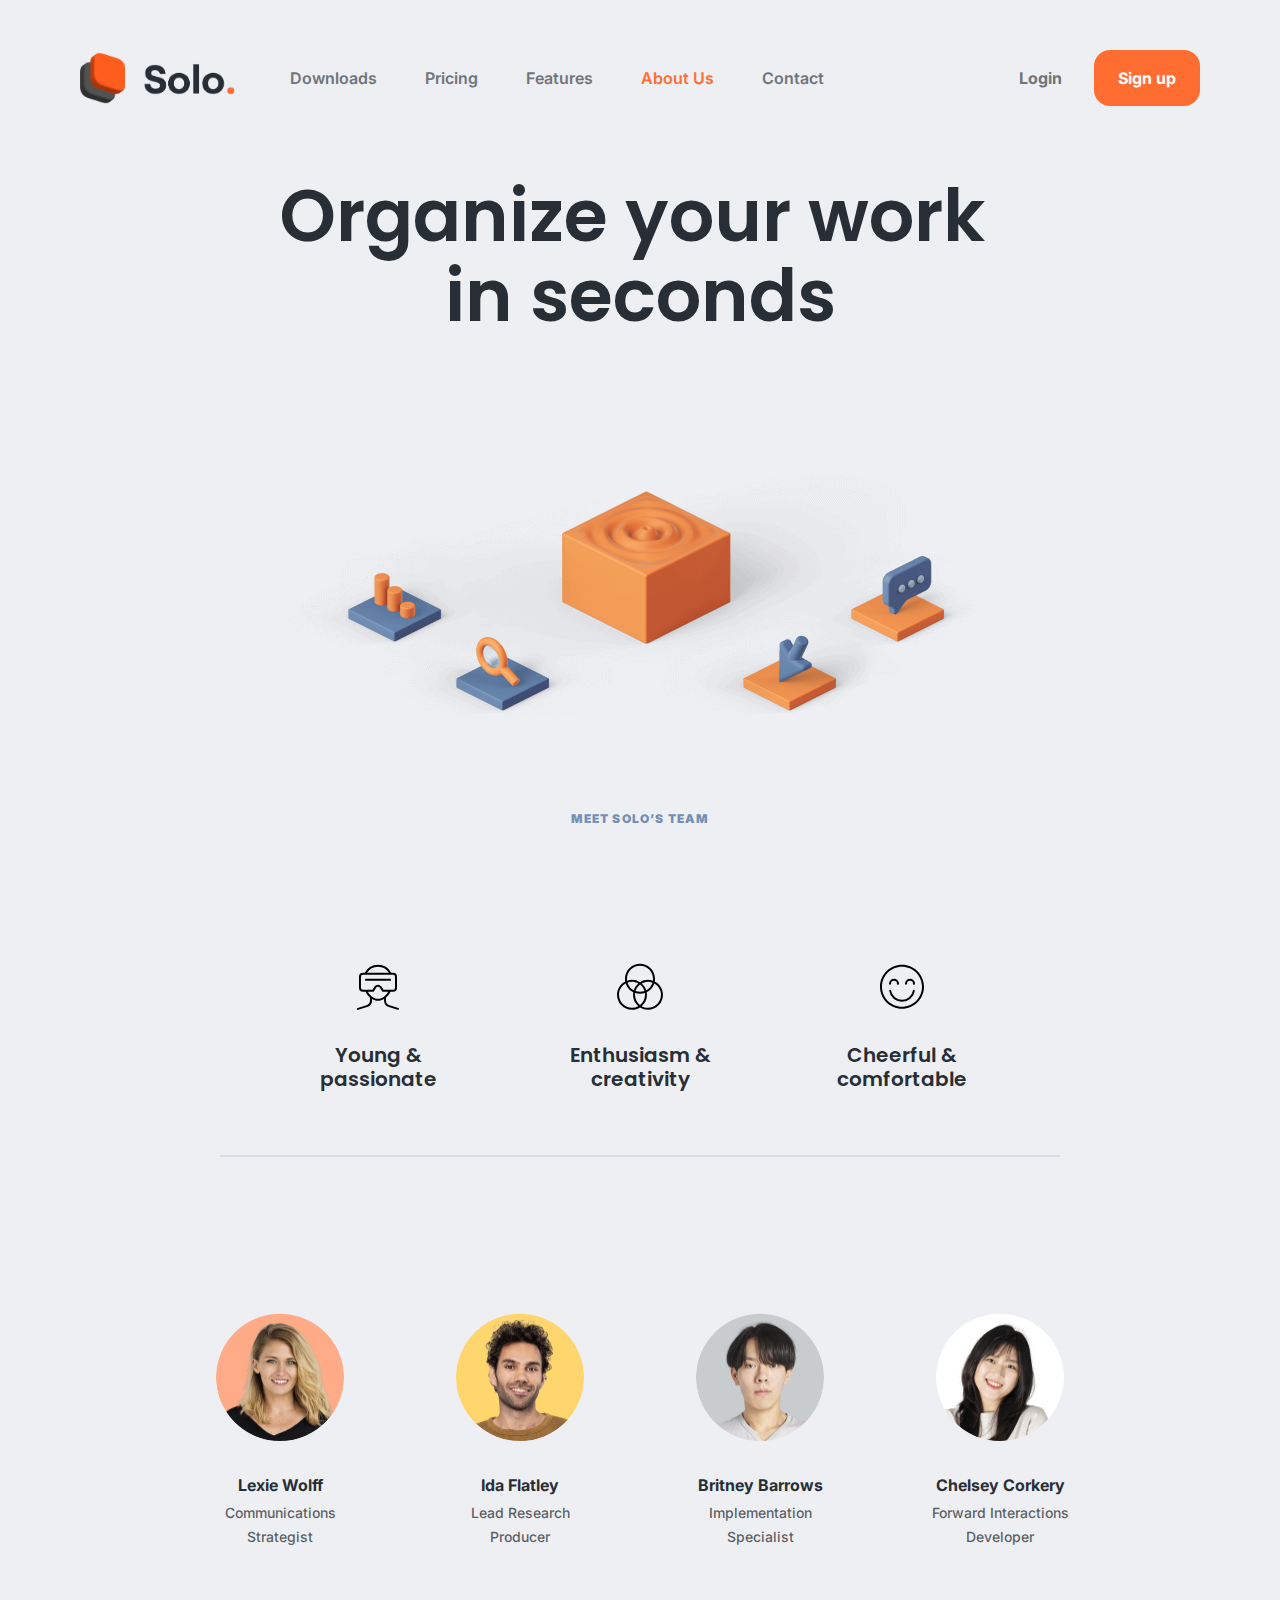
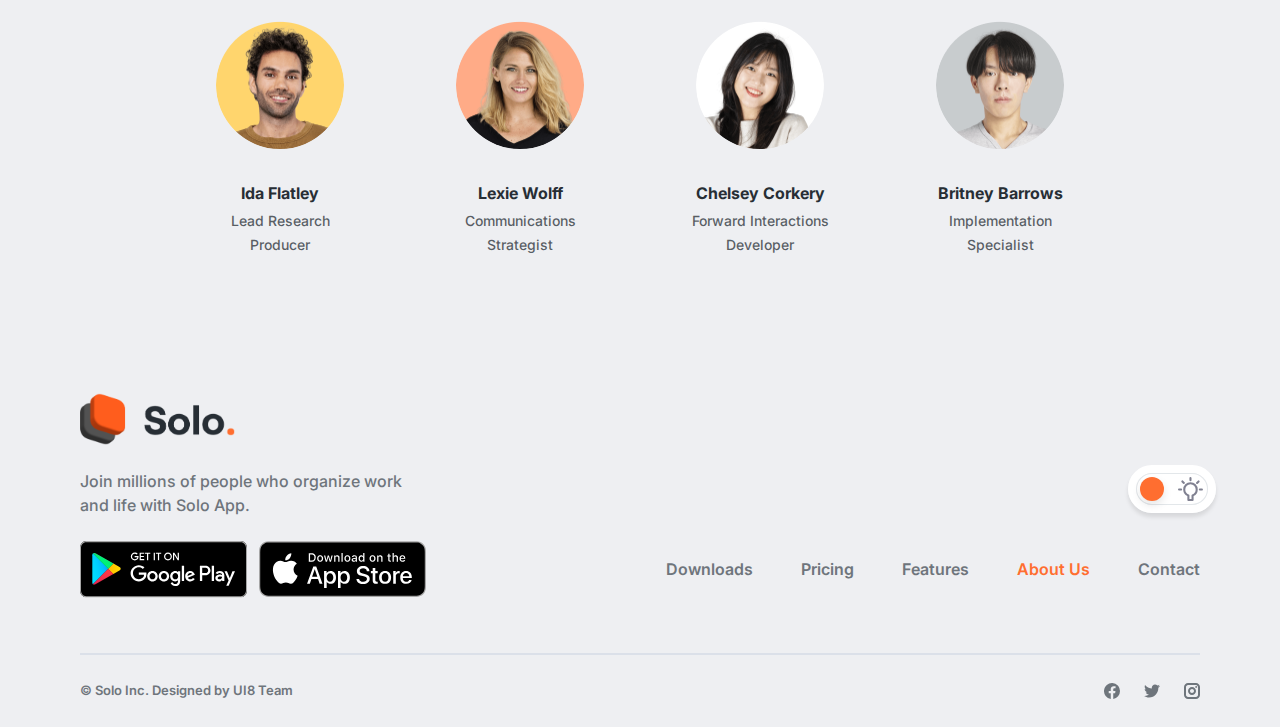
<file: about-us.html>
<!DOCTYPE html>
<html lang="en">
  
<!-- Mirrored from ui8-solo-saas.herokuapp.com/about-us.html by HTTrack Website Copier/3.x [XR&CO'2014], Tue, 18 Jan 2022 04:40:33 GMT -->
<!-- Added by HTTrack --><meta http-equiv="content-type" content="text/html;charset=UTF-8" /><!-- /Added by HTTrack -->
<head>
    <meta charset="utf-8">
    <title>About us</title>
    <meta http-equiv="X-UA-Compatible" content="IE=Edge">
    <meta name="viewport" content="width=device-width, initial-scale=1, maximum-scale=1.0, user-scalable=no">
    <meta name="theme-color" content="#fff">
    <meta name="format-detection" content="telephone=no">
    <link rel="apple-touch-icon" sizes="180x180" href="img/apple-touch-icon.png">
    <link rel="icon" type="image/png" sizes="32x32" href="img/favicon-32x32.png">
    <link rel="icon" type="image/png" sizes="16x16" href="img/favicon-16x16.png">
    <link rel="manifest" href="img/site.html">
    <link rel="mask-icon" href="img/safari-pinned-tab.svg" color="#5bbad5">
    <meta name="msapplication-TileColor" content="#da532c">
    <meta name="theme-color" content="#ffffff">
    <meta name="description" content="A Premium SaaS Landing Page Kit">
    <meta name="twitter:card" content="summary">
    <meta name="twitter:site" content="@ui8">
    <meta name="twitter:title" content="Solo">
    <meta name="twitter:description" content="A Premium SaaS Landing Page Kit">
    <meta name="twitter:creator" content="@ui8">
    <meta name="twitter:image" content="img/twitter-card.png">
    <meta property="og:title" content="Solo">
    <meta property="og:type" content="Article">
    <meta property="og:url" content="https://ui8.net/ui8/products/solo-saas-landing-page-kit">
    <meta property="og:image" content="img/fb-og-image.png">
    <meta property="og:description" content="A Premium SaaS Landing Page Kit">
    <meta property="og:site_name" content="Solo">
    <meta property="fb:admins" content="132951670226590">
    <link rel="preconnect" href="https://fonts.gstatic.com/">
    <link href="https://fonts.googleapis.com/css2?family=Inter:wght@400;500;600;700;800;900&amp;family=Poppins:wght@600&amp;display=swap" rel="stylesheet">
    <link rel="stylesheet" media="all" href="css/app.css">
    <script>var viewportmeta = document.querySelector('meta[name="viewport"]');
if (viewportmeta) {
  if (screen.width < 375) {
    var newScale = screen.width / 375;
    viewportmeta.content = 'width=375, minimum-scale=' + newScale + ', maximum-scale=1.0, user-scalable=no, initial-scale=' + newScale + '';
  } else {
    viewportmeta.content = 'width=device-width, maximum-scale=1.0, initial-scale=1.0';
  }
}</script>
  </head>
  <body>
    <script>console.log(localStorage.getItem('darkMode'));
if (localStorage.getItem('darkMode') === "on") {
		document.body.classList.add("dark");
		document.addEventListener("DOMContentLoaded", function() {
		  document.querySelector('.js-switch-theme input').checked = true;
		});
}
</script>
    <div class="page">
      <header class="header">
        <div class="header__center center"><a class="header__logo" href="index.html"><img class="header__pic header__pic_dark" src="img/logo-dark.png" alt="" /><img class="header__pic header__pic_light" src="img/logo-light.png" alt="" /></a>
          <div class="header__wrapper">
            <nav class="header__nav"><a class="header__link" href="downloads.html">Downloads</a><a class="header__link" href="pricing.html">Pricing</a><a class="header__link" href="features.html">Features</a><a class="header__link active" href="about-us.html">About Us</a><a class="header__link" href="contact.html">Contact</a></nav>
            <div class="header__btns"><a class="header__btn btn btn_transparent js-popup-open" href="#popup-sign-in" data-effect="mfp-zoom-in">Login</a><a class="header__btn btn btn_orange js-popup-open" href="#popup-sign-up" data-effect="mfp-zoom-in">Sign up</a></div>
            <picture class="header__preview">
              <source media="(max-width: 767px)" srcset="img/header-pic-mobile@2x.png, img/header-pic-mobile@2x.png 2x" /><img srcset="img/header-pic@2x.png 2x" src="img/header-pic.png" alt="" /></picture>
          </div><button class="header__burger"></button>
        </div>
      </header>
      <div class="about">
        <div class="about__center center">
          <h1 class="about__title d1" data-aos="animation-scale-top" data-aos-duration="600">Organize your work  in seconds</h1>
          <div class="about__preview"><img srcset="img/figures-8@2x.png 2x" src="img/figures-8.png" alt=""></div>
          <div class="stage">Meet solo’s team</div>
          <h2 class="about__subtitle h2" data-aos="animation-scale-top" data-aos-duration="600">Who we are?</h2>
          <div class="about__list">
            <div class="about__item">
              <div class="about__icon"><svg xmlns="http://www.w3.org/2000/svg" width="42" height="46" viewBox="0 0 42 46">
                  <path d="M21 .854a14.98 14.98 0 0 1 13.253 7.999L36 8.853a4 4 0 0 1 4 4h0v11a4 4 0 0 1-4 4h0-2.514c-1.152 2.312-2.703 4.293-4.486 5.803v2.766a5 5 0 0 0 3.277 4.691l.253.085 8.765 2.7a1 1 0 0 1-.475 1.939l-.113-.028-8.765-2.7a7 7 0 0 1-4.934-6.388L27 36.422l.001-1.33c-1.887 1.13-3.94 1.761-6 1.761s-4.113-.631-6-1.761v1.331a7 7 0 0 1-4.657 6.592l-.284.094-8.765 2.7a1 1 0 0 1-.698-1.871l.109-.041 8.765-2.7a5 5 0 0 0 3.522-4.509l.007-.266v-2.767c-1.783-1.51-3.334-3.491-4.485-5.802H6a4 4 0 0 1-4-4h0v-11a4 4 0 0 1 4-4l1.748-.001A14.98 14.98 0 0 1 21 .854zm0 22.014a2.4 2.4 0 0 0-2.033 1.124h0l-2.119 3.391a1 1 0 0 1-.848.47h0l-5.218.001c1.027 1.796 2.322 3.32 3.763 4.484a.87.87 0 0 1 .151.118c1.943 1.526 4.142 2.397 6.305 2.397s4.361-.871 6.305-2.395c.045-.046.096-.087.15-.122 1.442-1.162 2.737-2.686 3.764-4.482L26 27.853a1 1 0 0 1-.848-.47h0l-2.118-3.39A2.4 2.4 0 0 0 21 22.868zm15-12.014H6a2 2 0 0 0-2 2h0v11a2 2 0 0 0 2 2h2.758l.052-.019c.223-.071.456-.06.663.019h5.972l1.827-2.922a4.4 4.4 0 0 1 1.384-1.387h0l.213-.126a4.4 4.4 0 0 1 4.261 0 4.4 4.4 0 0 1 1.598 1.514h0l1.825 2.921h5.973c.223-.086.477-.092.715-.001l2.757.001a2 2 0 0 0 1.284-.467h0l.13-.119A2 2 0 0 0 38 23.853h0v-11a2 2 0 0 0-2-2h0zm-3 4a1 1 0 0 1 .117 1.993l-.117.007H9a1 1 0 0 1-.117-1.993L9 14.853h24zM21 2.854a12.98 12.98 0 0 0-10.942 5.999h21.884A12.98 12.98 0 0 0 21 2.854z"></path>
                </svg></div>
              <div class="about__category">Young & passionate</div>
            </div>
            <div class="about__item">
              <div class="about__icon"><svg xmlns="http://www.w3.org/2000/svg" width="46" height="47" viewBox="0 0 46 47">
                  <path d="M23 .853c8.284 0 15 6.716 15 15 0 .891-.078 1.764-.227 2.613C42.654 20.94 46 26.006 46 31.853c0 8.284-6.716 15-15 15a14.93 14.93 0 0 1-7.999-2.309c-2.316 1.462-5.059 2.309-8.001 2.309-8.284 0-15-6.716-15-15 0-5.847 3.346-10.913 8.227-13.387C8.078 17.617 8 16.744 8 15.853c0-8.284 6.716-15 15-15zM8.723 20.467l-.202.113C4.624 22.825 2 27.032 2 31.853c0 7.18 5.82 13 13 13a12.94 12.94 0 0 0 6.251-1.599C18.037 40.502 16 36.416 16 31.853c0-.891.078-1.764.227-2.613-3.537-1.793-6.268-4.947-7.504-8.773zm28.553-.001l-.06.185c-1.263 3.743-3.963 6.825-7.443 8.59.149.848.227 1.721.227 2.613 0 4.563-2.037 8.649-5.251 11.4 1.855 1.02 3.985 1.6 6.251 1.6 7.18 0 13-5.82 13-13 0-4.904-2.715-9.173-6.724-11.387zm-19.151 9.577l-.038.294c-.058.497-.087 1.003-.087 1.516 0 4.163 1.956 7.868 5 10.248 3.044-2.38 5-6.086 5-10.248 0-.614-.043-1.219-.125-1.81-1.528.525-3.168.81-4.875.81a14.98 14.98 0 0 1-4.875-.81zm4.876-8.437l-.132.103c-2.018 1.619-3.542 3.828-4.311 6.365a12.97 12.97 0 0 0 4.442.779c1.56 0 3.056-.275 4.442-.779-.785-2.592-2.359-4.84-4.441-6.468zM31 18.853a12.94 12.94 0 0 0-6.251 1.599c2.08 1.781 3.667 4.121 4.528 6.788 2.934-1.62 5.175-4.342 6.165-7.608A12.97 12.97 0 0 0 31 18.853zm-16 0c-1.56 0-3.056.275-4.442.779.99 3.266 3.231 5.988 6.165 7.609a15.01 15.01 0 0 1 4.528-6.788c-1.855-1.02-3.985-1.6-6.251-1.6zm8-16c-7.18 0-13 5.82-13 13 0 .614.043 1.219.125 1.81 1.528-.525 3.168-.81 4.875-.81a14.93 14.93 0 0 1 7.999 2.309c2.316-1.462 5.059-2.309 8.001-2.309a14.98 14.98 0 0 1 4.875.81 13.11 13.11 0 0 0 .125-1.81c0-7.18-5.82-13-13-13z"></path>
                </svg></div>
              <div class="about__category">Enthusiasm & creativity</div>
            </div>
            <div class="about__item">
              <div class="about__icon"><svg xmlns="http://www.w3.org/2000/svg" width="44" height="45" viewBox="0 0 44 45">
                  <path d="M22 .853c12.15 0 22 9.85 22 22s-9.85 22-22 22-22-9.85-22-22 9.85-22 22-22zm0 2c-11.046 0-20 8.954-20 20s8.954 20 20 20 20-8.954 20-20-8.954-20-20-20zM11.152 26.687A11 11 0 0 0 22 35.864a11 11 0 0 0 10.848-9.177 1 1 0 1 1 1.972.332A13 13 0 0 1 22 37.864 13 13 0 0 1 9.18 27.019a1 1 0 1 1 1.972-.332zM30 14.853a5 5 0 0 1 5 5 1 1 0 0 1-1.993.117L33 19.853a3 3 0 0 0-3-3 3 3 0 0 0-3 3 1 1 0 1 1-2 0 5 5 0 0 1 5-5zm-16 0a5 5 0 0 1 5 5 1 1 0 0 1-1.993.117L17 19.853a3 3 0 0 0-3-3 3 3 0 0 0-3 3 1 1 0 1 1-2 0 5 5 0 0 1 5-5z"></path>
                </svg></div>
              <div class="about__category">Cheerful & comfortable</div>
            </div>
          </div>
          <div class="about__wrap">
            <div class="about__info" data-aos="animation-scale-top" data-aos-duration="600"><span>❤</span> Meet the team</div>
            <div class="about__team">
              <div class="about__user">
                <div class="about__ava"><img src="img/ava-1.png" alt=""></div>
                <div class="about__name">Lexie Wolff</div>
                <div class="about__post">Communications Strategist</div>
              </div>
              <div class="about__user">
                <div class="about__ava"><img src="img/ava-2.png" alt=""></div>
                <div class="about__name">Ida Flatley</div>
                <div class="about__post">Lead Research <br>Producer</div>
              </div>
              <div class="about__user">
                <div class="about__ava"><img src="img/ava-3.png" alt=""></div>
                <div class="about__name">Britney Barrows</div>
                <div class="about__post">Implementation Specialist</div>
              </div>
              <div class="about__user">
                <div class="about__ava"><img src="img/ava-4.png" alt=""></div>
                <div class="about__name">Chelsey Corkery</div>
                <div class="about__post">Forward Interactions Developer</div>
              </div>
              <div class="about__user">
                <div class="about__ava"><img src="img/ava-2.png" alt=""></div>
                <div class="about__name">Ida Flatley</div>
                <div class="about__post">Lead Research <br>Producer</div>
              </div>
              <div class="about__user">
                <div class="about__ava"><img src="img/ava-1.png" alt=""></div>
                <div class="about__name">Lexie Wolff</div>
                <div class="about__post">Communications Strategist</div>
              </div>
              <div class="about__user">
                <div class="about__ava"><img src="img/ava-4.png" alt=""></div>
                <div class="about__name">Chelsey Corkery</div>
                <div class="about__post">Forward Interactions Developer</div>
              </div>
              <div class="about__user">
                <div class="about__ava"><img src="img/ava-3.png" alt=""></div>
                <div class="about__name">Britney Barrows</div>
                <div class="about__post">Implementation Specialist</div>
              </div>
            </div>
          </div>
        </div>
      </div>
      <div class="footer">
        <div class="footer__center center">
          <div class="footer__body">
            <div class="footer__wrap"><a class="footer__logo" href="index.html"><img class="footer__pic footer__pic_dark" src="img/logo-dark.png" alt="" /><img class="footer__pic footer__pic_light" src="img/logo-light.png" alt="" /></a>
              <div class="footer__text">Join millions of people who organize work and life with Solo App.</div>
            </div>
            <div class="footer__line">
              <div class="footer__downloads"><a class="footer__download" href="#"><img src="img/google-play.svg" alt="" /></a><a class="footer__download" href="#"><img src="img/app-store.svg" alt="" /></a></div>
              <div class="footer__nav"><a class="footer__link" href="downloads.html">Downloads</a><a class="footer__link" href="pricing.html">Pricing</a><a class="footer__link" href="features.html">Features</a><a class="footer__link active" href="about-us.html">About Us</a><a class="footer__link" href="contact.html">Contact</a></div>
            </div>
          </div>
          <div class="footer__bottom">
            <div class="footer__copyright">© Solo Inc. Designed by UI8 Team</div>
            <div class="footer__social"><a class="footer__link" href="#"><svg class="icon icon-facebook">
                  <use xlink:href="img/sprite.svg#icon-facebook"></use>
                </svg></a><a class="footer__link" href="#"><svg class="icon icon-twitter">
                  <use xlink:href="img/sprite.svg#icon-twitter"></use>
                </svg></a><a class="footer__link" href="#"><svg class="icon icon-instagram">
                  <use xlink:href="img/sprite.svg#icon-instagram"></use>
                </svg></a></div>
          </div>
        </div><label class="switch js-switch-theme"><input class="switch__input" type="checkbox" /><span class="switch__in"><span class="switch__box"></span><span class="switch__icon switch__icon_dark"><svg class="icon icon-dark">
                <use xlink:href="img/sprite.svg#icon-dark"></use>
              </svg></span><span class="switch__icon switch__icon_light"><svg class="icon icon-light">
                <use xlink:href="img/sprite.svg#icon-light"></use>
              </svg></span></span></label>
      </div>
      <div class="popup mfp-hide" id="popup-sign-up">
        <div class="popup__title h2">Sign up</div>
        <div class="popup__variants"><a class="popup__variant" href="#"><img src="img/google.svg" alt="">Sign up via Google</a><a class="popup__variant" href="#"><img src="img/apple.svg" alt="">Sign up via Apple</a></div>
        <div class="popup__details">Or continue with email</div>
        <div class="popup__btns"><a class="popup__btn btn btn_dark js-popup-open" href="#popup-code" data-effect="mfp-zoom-in">Enter your email</a><a class="popup__btn btn btn_orange js-popup-open" href="#popup-code" data-effect="mfp-zoom-in">Continue</a></div>
        <div class="popup__note">By clicking the Continue button, you agree to the terms of service and privacy policy.</div>
      </div>
      <div class="popup mfp-hide" id="popup-code">
        <div class="popup__title h2">Check your <br>inbox</div>
        <div class="popup__info">Solo just sent you a 6-Digit Code to <a href="mailto:tam@ui8.net">tam@ui8.net</a> please check your inbox and enter the code below.</div>
        <div class="popup__code">
          <div class="popup__number"><input type="tel"></div>
          <div class="popup__number"><input type="tel"></div>
          <div class="popup__number"><input type="tel"></div>
          <div class="popup__number"><input type="tel"></div>
          <div class="popup__number"><input type="tel"></div>
          <div class="popup__number"><input type="tel"></div>
        </div>
        <div class="popup__btns"><button class="popup__btn btn btn_orange">Enter</button><a class="popup__link" href="#">Resend digit code</a></div>
      </div>
      <div class="popup mfp-hide" id="popup-sign-in">
        <div class="popup__title h2">Sign in</div>
        <div class="popup__variants"><a class="popup__variant" href="#"><img src="img/google.svg" alt="">Sign up via Google</a><a class="popup__variant" href="#"><img src="img/apple.svg" alt="">Sign up via Apple</a></div>
        <div class="popup__details">Or continue with email & password</div>
        <div class="popup__btns"><a class="popup__btn btn btn_dark js-popup-open" href="#popup-code" data-effect="mfp-zoom-in">Enter your email</a><a class="popup__btn btn btn_dark js-popup-open" href="#popup-code" data-effect="mfp-zoom-in">Password</a><a class="popup__btn btn btn_orange js-popup-open" href="#popup-code" data-effect="mfp-zoom-in">Sign In</a></div>
        <div class="popup__note"> </div>
      </div>
    </div><!-- scripts-->
    <script src="js/lib/jquery.min.js"></script>
    <script src="js/lib/svg4everybody.min.js"></script>
    <script src="js/lib/owl.carousel.min.js"></script>
    <script src="js/lib/jquery.magnific-popup.min.js"></script>
    <script src="js/lib/aos.js"></script>
    <script src="js/app.js"></script>
  </body>

<!-- Mirrored from ui8-solo-saas.herokuapp.com/about-us.html by HTTrack Website Copier/3.x [XR&CO'2014], Tue, 18 Jan 2022 04:40:35 GMT -->
</html>
</file>
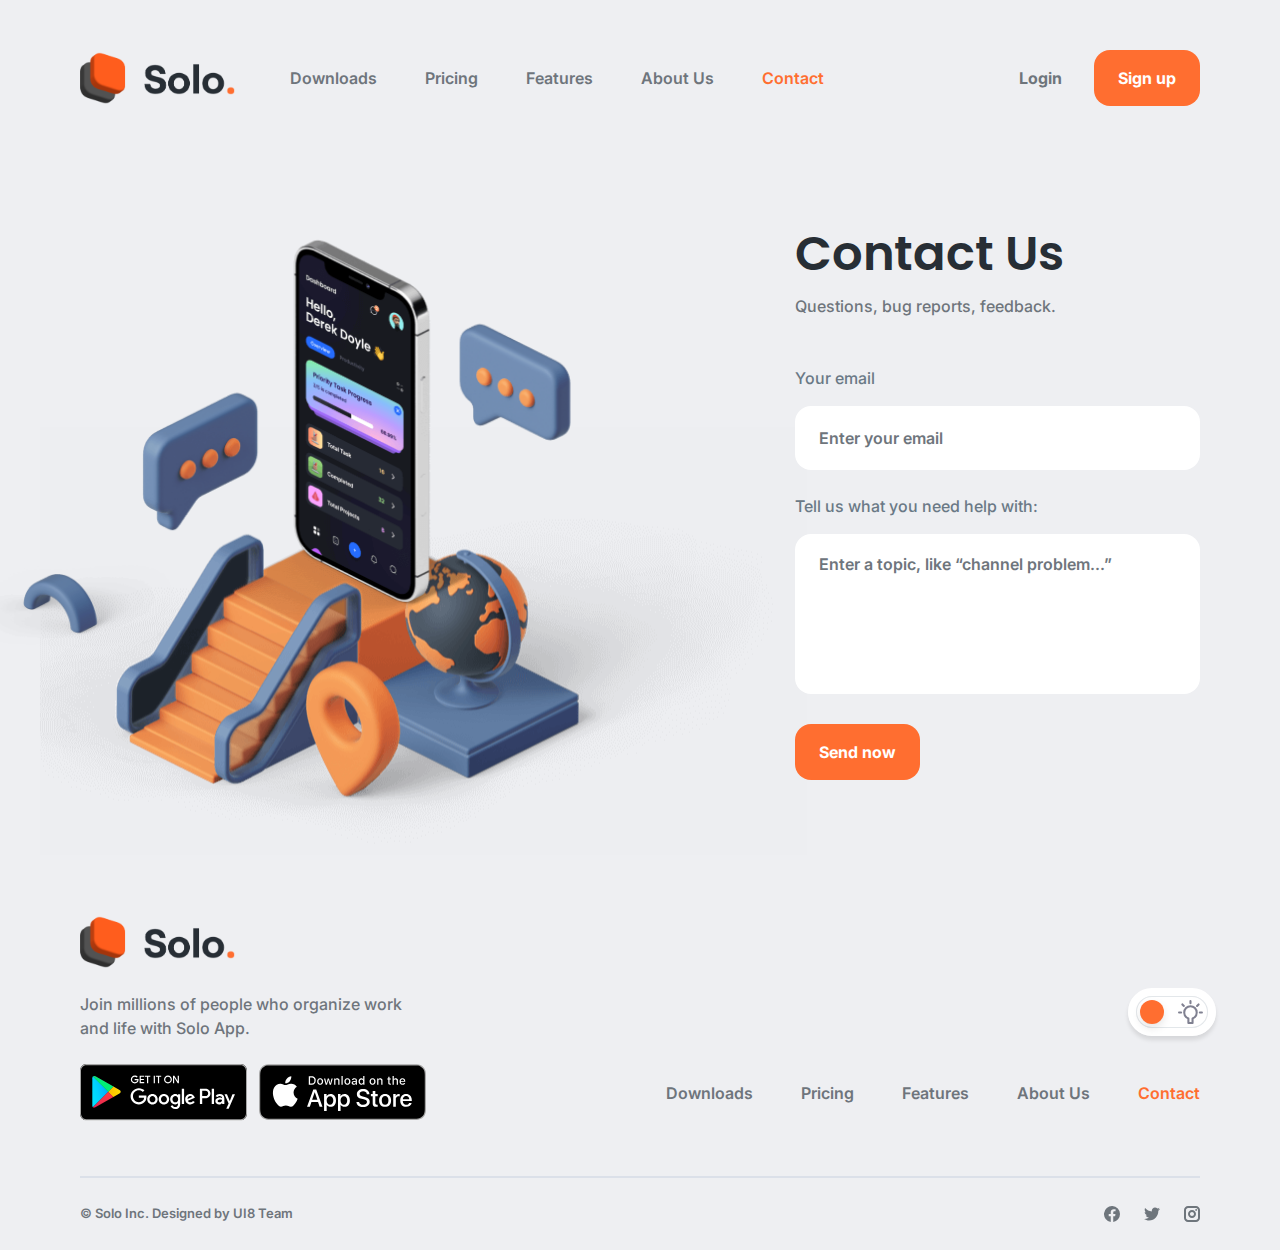
<file: contact.html>
<!DOCTYPE html>
<html lang="en">
  
<!-- Mirrored from ui8-solo-saas.herokuapp.com/contact.html by HTTrack Website Copier/3.x [XR&CO'2014], Tue, 18 Jan 2022 04:40:35 GMT -->
<!-- Added by HTTrack --><meta http-equiv="content-type" content="text/html;charset=UTF-8" /><!-- /Added by HTTrack -->
<head>
    <meta charset="utf-8">
    <title>Contact</title>
    <meta http-equiv="X-UA-Compatible" content="IE=Edge">
    <meta name="viewport" content="width=device-width, initial-scale=1, maximum-scale=1.0, user-scalable=no">
    <meta name="theme-color" content="#fff">
    <meta name="format-detection" content="telephone=no">
    <link rel="apple-touch-icon" sizes="180x180" href="img/apple-touch-icon.png">
    <link rel="icon" type="image/png" sizes="32x32" href="img/favicon-32x32.png">
    <link rel="icon" type="image/png" sizes="16x16" href="img/favicon-16x16.png">
    <link rel="manifest" href="img/site.html">
    <link rel="mask-icon" href="img/safari-pinned-tab.svg" color="#5bbad5">
    <meta name="msapplication-TileColor" content="#da532c">
    <meta name="theme-color" content="#ffffff">
    <meta name="description" content="A Premium SaaS Landing Page Kit">
    <meta name="twitter:card" content="summary">
    <meta name="twitter:site" content="@ui8">
    <meta name="twitter:title" content="Solo">
    <meta name="twitter:description" content="A Premium SaaS Landing Page Kit">
    <meta name="twitter:creator" content="@ui8">
    <meta name="twitter:image" content="img/twitter-card.png">
    <meta property="og:title" content="Solo">
    <meta property="og:type" content="Article">
    <meta property="og:url" content="https://ui8.net/ui8/products/solo-saas-landing-page-kit">
    <meta property="og:image" content="img/fb-og-image.png">
    <meta property="og:description" content="A Premium SaaS Landing Page Kit">
    <meta property="og:site_name" content="Solo">
    <meta property="fb:admins" content="132951670226590">
    <link rel="preconnect" href="https://fonts.gstatic.com/">
    <link href="https://fonts.googleapis.com/css2?family=Inter:wght@400;500;600;700;800;900&amp;family=Poppins:wght@600&amp;display=swap" rel="stylesheet">
    <link rel="stylesheet" media="all" href="css/app.css">
    <script>var viewportmeta = document.querySelector('meta[name="viewport"]');
if (viewportmeta) {
  if (screen.width < 375) {
    var newScale = screen.width / 375;
    viewportmeta.content = 'width=375, minimum-scale=' + newScale + ', maximum-scale=1.0, user-scalable=no, initial-scale=' + newScale + '';
  } else {
    viewportmeta.content = 'width=device-width, maximum-scale=1.0, initial-scale=1.0';
  }
}</script>
  </head>
  <body>
    <script>console.log(localStorage.getItem('darkMode'));
if (localStorage.getItem('darkMode') === "on") {
		document.body.classList.add("dark");
		document.addEventListener("DOMContentLoaded", function() {
		  document.querySelector('.js-switch-theme input').checked = true;
		});
}
</script>
    <div class="page">
      <header class="header">
        <div class="header__center center"><a class="header__logo" href="index.html"><img class="header__pic header__pic_dark" src="img/logo-dark.png" alt="" /><img class="header__pic header__pic_light" src="img/logo-light.png" alt="" /></a>
          <div class="header__wrapper">
            <nav class="header__nav"><a class="header__link" href="downloads.html">Downloads</a><a class="header__link" href="pricing.html">Pricing</a><a class="header__link" href="features.html">Features</a><a class="header__link" href="about-us.html">About Us</a><a class="header__link active" href="contact.html">Contact</a></nav>
            <div class="header__btns"><a class="header__btn btn btn_transparent js-popup-open" href="#popup-sign-in" data-effect="mfp-zoom-in">Login</a><a class="header__btn btn btn_orange js-popup-open" href="#popup-sign-up" data-effect="mfp-zoom-in">Sign up</a></div>
            <picture class="header__preview">
              <source media="(max-width: 767px)" srcset="img/header-pic-mobile@2x.png, img/header-pic-mobile@2x.png 2x" /><img srcset="img/header-pic@2x.png 2x" src="img/header-pic.png" alt="" /></picture>
          </div><button class="header__burger"></button>
        </div>
      </header>
      <div class="contact">
        <div class="contact__center center">
          <div class="contact__bg">
            <div class="contact__preview"><img srcset="img/figures-2.1@2x.png 2x" src="img/figures-2.1.png" alt=""></div>
            <div class="contact__preview" data-aos="animation-translate-up" data-aos-duration="1000"><img srcset="img/figures-2.2@2x.png 2x" src="img/figures-2.2.png" alt=""></div>
            <div class="contact__preview" data-aos="animation-translate-down" data-aos-duration="1000" data-aos-delay="400"><img srcset="img/figures-2.3@2x.png 2x" src="img/figures-2.3.png" alt=""></div>
            <div class="contact__preview" data-aos="animation-translate-down" data-aos-duration="1000" data-aos-delay="800"><img srcset="img/figures-2.4@2x.png 2x" src="img/figures-2.4.png" alt=""></div>
            <div class="contact__preview"><img srcset="img/figures-2.5@2x.png 2x" src="img/figures-2.5.png" alt=""></div>
          </div>
          <div class="contact__wrap">
            <h1 class="contact__title h2" data-aos="animation-scale-top" data-aos-duration="600">Contact Us</h1>
            <div class="contact__info">Questions, bug reports, feedback.</div>
            <form class="contact__form">
              <div class="field">
                <div class="field__label">Your email</div>
                <div class="field__wrap"><input class="field__input" type="email" placeholder="Enter your email"></div>
              </div>
              <div class="field">
                <div class="field__label">Tell us what you need help with:</div>
                <div class="field__wrap"><textarea class="field__textarea" placeholder="Enter a topic, like “channel problem...”"></textarea></div>
              </div><button class="contact__btn btn btn_orange">Send now</button>
            </form>
          </div>
        </div>
      </div>
      <div class="footer">
        <div class="footer__center center">
          <div class="footer__body">
            <div class="footer__wrap"><a class="footer__logo" href="index.html"><img class="footer__pic footer__pic_dark" src="img/logo-dark.png" alt="" /><img class="footer__pic footer__pic_light" src="img/logo-light.png" alt="" /></a>
              <div class="footer__text">Join millions of people who organize work and life with Solo App.</div>
            </div>
            <div class="footer__line">
              <div class="footer__downloads"><a class="footer__download" href="#"><img src="img/google-play.svg" alt="" /></a><a class="footer__download" href="#"><img src="img/app-store.svg" alt="" /></a></div>
              <div class="footer__nav"><a class="footer__link" href="downloads.html">Downloads</a><a class="footer__link" href="pricing.html">Pricing</a><a class="footer__link" href="features.html">Features</a><a class="footer__link" href="about-us.html">About Us</a><a class="footer__link active" href="contact.html">Contact</a></div>
            </div>
          </div>
          <div class="footer__bottom">
            <div class="footer__copyright">© Solo Inc. Designed by UI8 Team</div>
            <div class="footer__social"><a class="footer__link" href="#"><svg class="icon icon-facebook">
                  <use xlink:href="img/sprite.svg#icon-facebook"></use>
                </svg></a><a class="footer__link" href="#"><svg class="icon icon-twitter">
                  <use xlink:href="img/sprite.svg#icon-twitter"></use>
                </svg></a><a class="footer__link" href="#"><svg class="icon icon-instagram">
                  <use xlink:href="img/sprite.svg#icon-instagram"></use>
                </svg></a></div>
          </div>
        </div><label class="switch js-switch-theme"><input class="switch__input" type="checkbox" /><span class="switch__in"><span class="switch__box"></span><span class="switch__icon switch__icon_dark"><svg class="icon icon-dark">
                <use xlink:href="img/sprite.svg#icon-dark"></use>
              </svg></span><span class="switch__icon switch__icon_light"><svg class="icon icon-light">
                <use xlink:href="img/sprite.svg#icon-light"></use>
              </svg></span></span></label>
      </div>
      <div class="popup mfp-hide" id="popup-sign-up">
        <div class="popup__title h2">Sign up</div>
        <div class="popup__variants"><a class="popup__variant" href="#"><img src="img/google.svg" alt="">Sign up via Google</a><a class="popup__variant" href="#"><img src="img/apple.svg" alt="">Sign up via Apple</a></div>
        <div class="popup__details">Or continue with email</div>
        <div class="popup__btns"><a class="popup__btn btn btn_dark js-popup-open" href="#popup-code" data-effect="mfp-zoom-in">Enter your email</a><a class="popup__btn btn btn_orange js-popup-open" href="#popup-code" data-effect="mfp-zoom-in">Continue</a></div>
        <div class="popup__note">By clicking the Continue button, you agree to the terms of service and privacy policy.</div>
      </div>
      <div class="popup mfp-hide" id="popup-code">
        <div class="popup__title h2">Check your <br>inbox</div>
        <div class="popup__info">Solo just sent you a 6-Digit Code to <a href="mailto:tam@ui8.net">tam@ui8.net</a> please check your inbox and enter the code below.</div>
        <div class="popup__code">
          <div class="popup__number"><input type="tel"></div>
          <div class="popup__number"><input type="tel"></div>
          <div class="popup__number"><input type="tel"></div>
          <div class="popup__number"><input type="tel"></div>
          <div class="popup__number"><input type="tel"></div>
          <div class="popup__number"><input type="tel"></div>
        </div>
        <div class="popup__btns"><button class="popup__btn btn btn_orange">Enter</button><a class="popup__link" href="#">Resend digit code</a></div>
      </div>
      <div class="popup mfp-hide" id="popup-sign-in">
        <div class="popup__title h2">Sign in</div>
        <div class="popup__variants"><a class="popup__variant" href="#"><img src="img/google.svg" alt="">Sign up via Google</a><a class="popup__variant" href="#"><img src="img/apple.svg" alt="">Sign up via Apple</a></div>
        <div class="popup__details">Or continue with email & password</div>
        <div class="popup__btns"><a class="popup__btn btn btn_dark js-popup-open" href="#popup-code" data-effect="mfp-zoom-in">Enter your email</a><a class="popup__btn btn btn_dark js-popup-open" href="#popup-code" data-effect="mfp-zoom-in">Password</a><a class="popup__btn btn btn_orange js-popup-open" href="#popup-code" data-effect="mfp-zoom-in">Sign In</a></div>
        <div class="popup__note"> </div>
      </div>
    </div><!-- scripts-->
    <script src="js/lib/jquery.min.js"></script>
    <script src="js/lib/svg4everybody.min.js"></script>
    <script src="js/lib/owl.carousel.min.js"></script>
    <script src="js/lib/jquery.magnific-popup.min.js"></script>
    <script src="js/lib/aos.js"></script>
    <script src="js/app.js"></script>
  </body>

<!-- Mirrored from ui8-solo-saas.herokuapp.com/contact.html by HTTrack Website Copier/3.x [XR&CO'2014], Tue, 18 Jan 2022 04:40:35 GMT -->
</html>
</file>
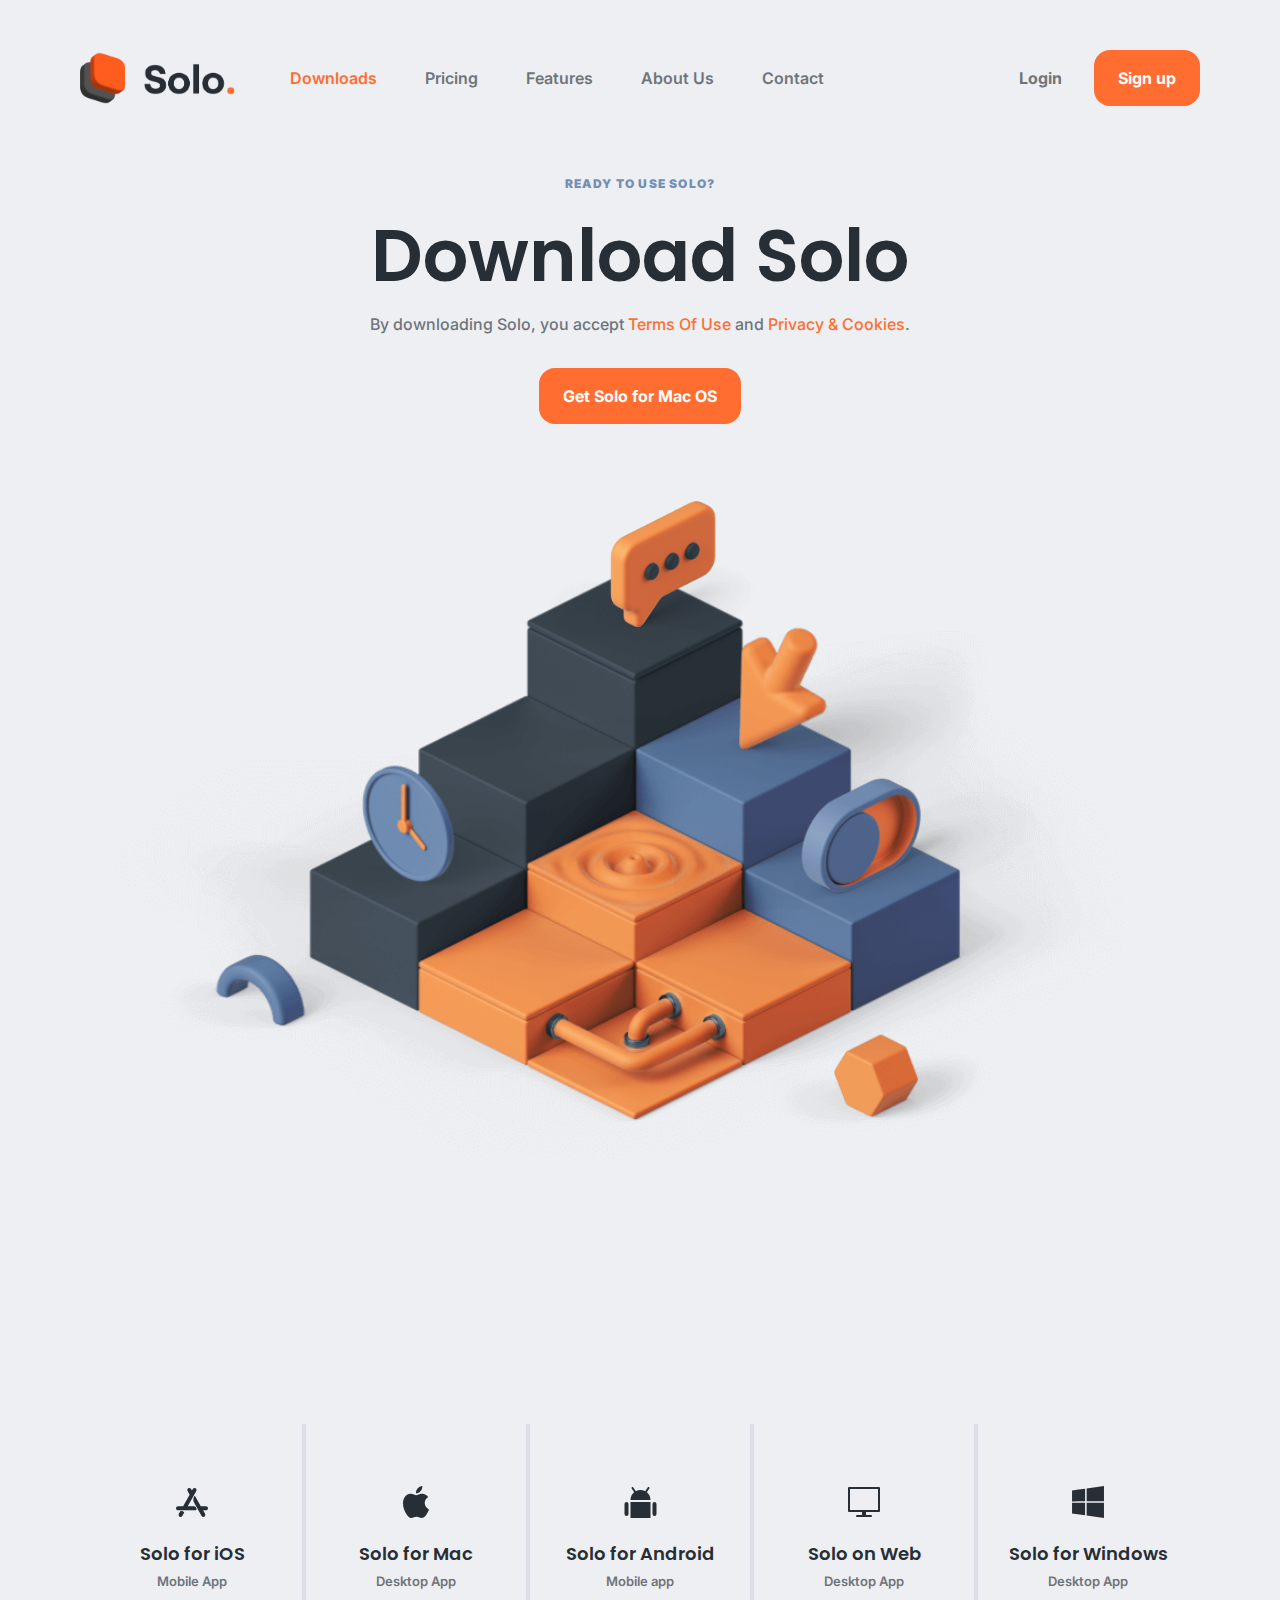
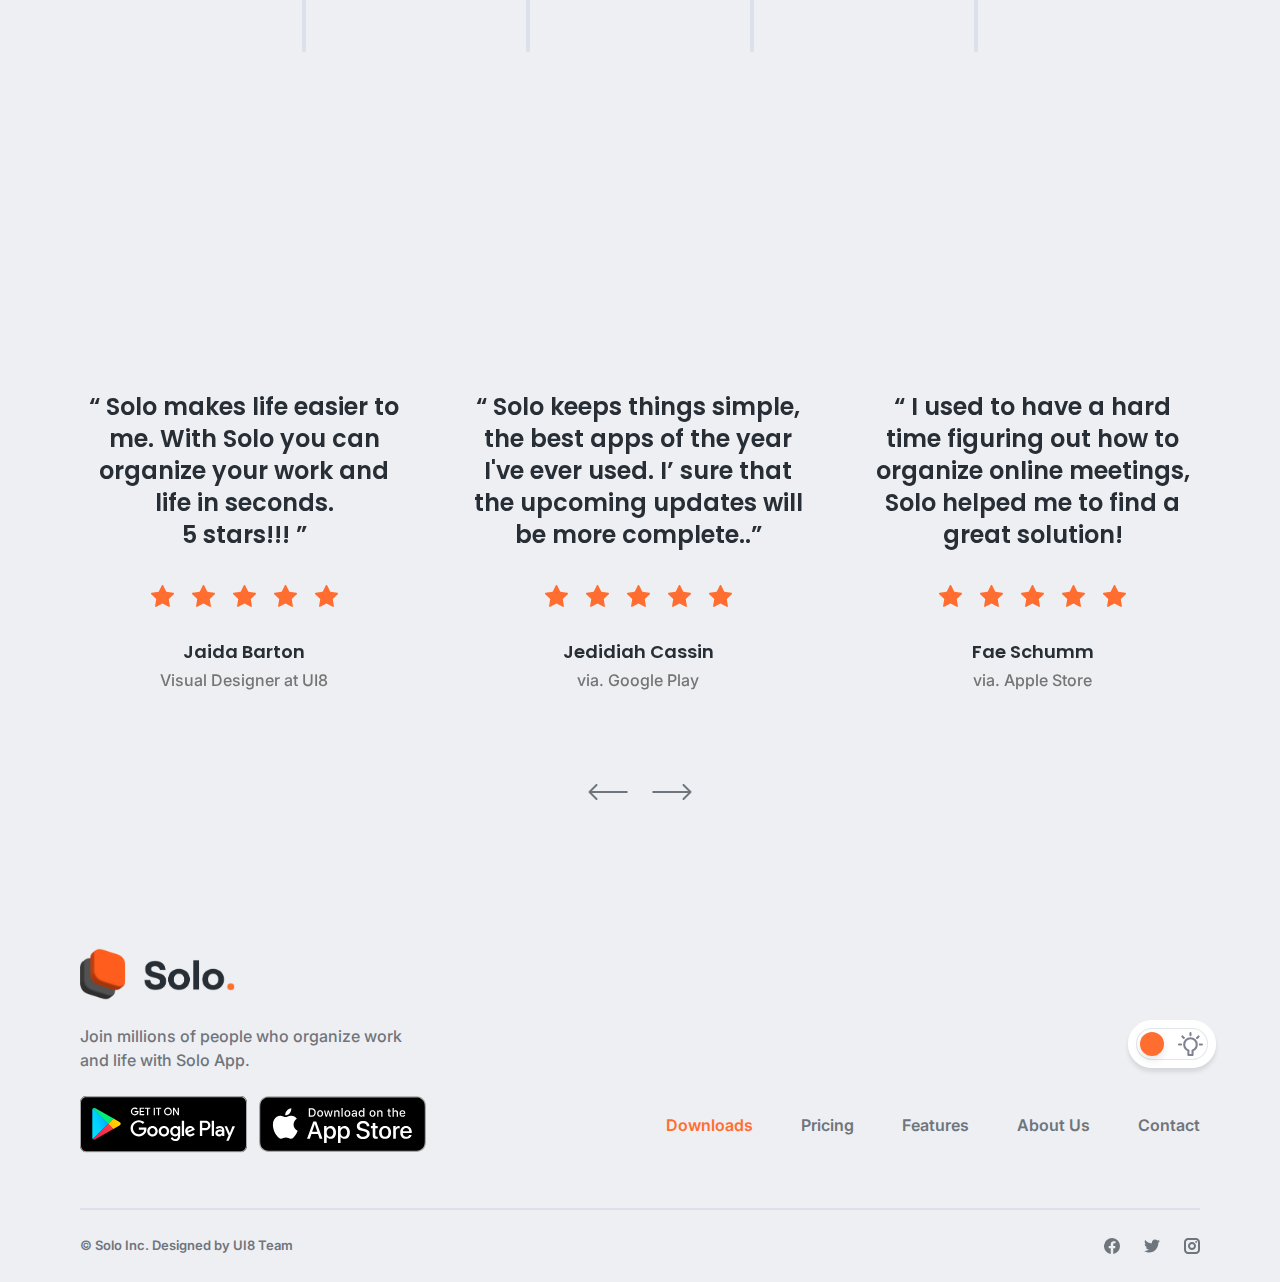
<file: downloads.html>
<!DOCTYPE html>
<html lang="en">
  
<!-- Mirrored from ui8-solo-saas.herokuapp.com/downloads.html by HTTrack Website Copier/3.x [XR&CO'2014], Tue, 18 Jan 2022 04:40:27 GMT -->
<!-- Added by HTTrack --><meta http-equiv="content-type" content="text/html;charset=UTF-8" /><!-- /Added by HTTrack -->
<head>
    <meta charset="utf-8">
    <title>Downloads</title>
    <meta http-equiv="X-UA-Compatible" content="IE=Edge">
    <meta name="viewport" content="width=device-width, initial-scale=1, maximum-scale=1.0, user-scalable=no">
    <meta name="theme-color" content="#fff">
    <meta name="format-detection" content="telephone=no">
    <link rel="apple-touch-icon" sizes="180x180" href="img/apple-touch-icon.png">
    <link rel="icon" type="image/png" sizes="32x32" href="img/favicon-32x32.png">
    <link rel="icon" type="image/png" sizes="16x16" href="img/favicon-16x16.png">
    <link rel="manifest" href="img/site.html">
    <link rel="mask-icon" href="img/safari-pinned-tab.svg" color="#5bbad5">
    <meta name="msapplication-TileColor" content="#da532c">
    <meta name="theme-color" content="#ffffff">
    <meta name="description" content="A Premium SaaS Landing Page Kit">
    <meta name="twitter:card" content="summary">
    <meta name="twitter:site" content="@ui8">
    <meta name="twitter:title" content="Solo">
    <meta name="twitter:description" content="A Premium SaaS Landing Page Kit">
    <meta name="twitter:creator" content="@ui8">
    <meta name="twitter:image" content="img/twitter-card.png">
    <meta property="og:title" content="Solo">
    <meta property="og:type" content="Article">
    <meta property="og:url" content="https://ui8.net/ui8/products/solo-saas-landing-page-kit">
    <meta property="og:image" content="img/fb-og-image.png">
    <meta property="og:description" content="A Premium SaaS Landing Page Kit">
    <meta property="og:site_name" content="Solo">
    <meta property="fb:admins" content="132951670226590">
    <link rel="preconnect" href="https://fonts.gstatic.com/">
    <link href="https://fonts.googleapis.com/css2?family=Inter:wght@400;500;600;700;800;900&amp;family=Poppins:wght@600&amp;display=swap" rel="stylesheet">
    <link rel="stylesheet" media="all" href="css/app.css">
    <script>var viewportmeta = document.querySelector('meta[name="viewport"]');
if (viewportmeta) {
  if (screen.width < 375) {
    var newScale = screen.width / 375;
    viewportmeta.content = 'width=375, minimum-scale=' + newScale + ', maximum-scale=1.0, user-scalable=no, initial-scale=' + newScale + '';
  } else {
    viewportmeta.content = 'width=device-width, maximum-scale=1.0, initial-scale=1.0';
  }
}</script>
  </head>
  <body>
    <script>console.log(localStorage.getItem('darkMode'));
if (localStorage.getItem('darkMode') === "on") {
		document.body.classList.add("dark");
		document.addEventListener("DOMContentLoaded", function() {
		  document.querySelector('.js-switch-theme input').checked = true;
		});
}
</script>
    <div class="page">
      <header class="header">
        <div class="header__center center"><a class="header__logo" href="index.html"><img class="header__pic header__pic_dark" src="img/logo-dark.png" alt="" /><img class="header__pic header__pic_light" src="img/logo-light.png" alt="" /></a>
          <div class="header__wrapper">
            <nav class="header__nav"><a class="header__link active" href="downloads.html">Downloads</a><a class="header__link" href="pricing.html">Pricing</a><a class="header__link" href="features.html">Features</a><a class="header__link" href="about-us.html">About Us</a><a class="header__link" href="contact.html">Contact</a></nav>
            <div class="header__btns"><a class="header__btn btn btn_transparent js-popup-open" href="#popup-sign-in" data-effect="mfp-zoom-in">Login</a><a class="header__btn btn btn_orange js-popup-open" href="#popup-sign-up" data-effect="mfp-zoom-in">Sign up</a></div>
            <picture class="header__preview">
              <source media="(max-width: 767px)" srcset="img/header-pic-mobile@2x.png, img/header-pic-mobile@2x.png 2x" /><img srcset="img/header-pic@2x.png 2x" src="img/header-pic.png" alt="" /></picture>
          </div><button class="header__burger"></button>
        </div>
      </header>
      <div class="download">
        <div class="download__center center">
          <div class="stage">ready to use solo?</div>
          <h1 class="download__title d1" data-aos="animation-scale-top" data-aos-duration="600">Download Solo </h1>
          <div class="download__info">By downloading Solo, you accept <a href="#">Terms Of Use</a> and <a href="#">Privacy & Cookies</a>.</div><button class="download__btn btn btn_orange">Get Solo for Mac OS</button>
          <div class="download__bg">
            <div class="download__preview"><img srcset="img/figures-7.1@2x.png 2x" src="img/figures-7.1.png" alt=""></div>
            <div class="download__preview"><img srcset="img/figures-7.2@2x.png 2x" src="img/figures-7.2.png" alt=""></div>
            <div class="download__preview"><img srcset="img/figures-7.3@2x.png 2x" src="img/figures-7.3.png" alt=""></div>
          </div>
          <div class="download__body">
            <h3 class="download__subtitle h3" data-aos="animation-scale-top" data-aos-duration="600">Looking for another device?</h3>
            <div class="download__list"><a class="download__item" href="#">
                <div class="download__icon"><svg xmlns="http://www.w3.org/2000/svg" width="32" height="32" fill="none" viewBox="0 0 32 32">
                    <path d="M15.942 4.606l.89-1.574a1.98 1.98 0 0 1 2.738-.753c.962.562 1.286 1.816.737 2.799l-8.581 15.187h6.207c2.012 0 3.139 2.417 2.265 4.092H2.001C.891 24.357 0 23.447 0 22.311s.891-2.046 2.001-2.046h5.102l6.531-11.573-2.04-3.62c-.55-.984-.225-2.226.737-2.799.962-.562 2.177-.23 2.738.753l.874 1.579zM8.224 26.465L6.3 29.877a1.98 1.98 0 0 1-2.738.753c-.962-.562-1.286-1.816-.737-2.799l1.429-2.529c1.616-.511 2.93-.118 3.969 1.163zm16.569-6.188h5.206c1.11 0 2.001.911 2.001 2.046s-.891 2.046-2.001 2.046h-2.892l1.952 3.462c.55.984.225 2.226-.737 2.799-.962.562-2.177.23-2.738-.753L18.191 16.78c-1.677-2.956-.478-5.924.704-6.93l5.899 10.427z" fill="#272e35"></path>
                  </svg></div>
                <div class="download__category">Solo for iOS</div>
                <div class="download__text">Mobile App</div>
              </a><a class="download__item" href="#">
                <div class="download__icon"><svg xmlns="http://www.w3.org/2000/svg" width="26" height="32" viewBox="0 0 26 32">
                    <path fill="#272e35" d="M13.206 9.21c1.256 0 3.645-1.733 6.111-1.475 1.155.037 2.286.342 3.302.891s1.891 1.329 2.553 2.275c-1.043.641-1.907 1.536-2.512 2.601s-.93 2.266-.946 3.49c.001 1.378.408 2.725 1.171 3.874s1.845 2.047 3.115 2.583c-.5 1.621-1.253 3.152-2.231 4.537-1.312 1.963-2.687 3.881-4.872 3.918-2.122.048-2.835-1.25-5.268-1.25-2.458 0-3.218 1.214-5.254 1.299-2.081.076-3.67-2.096-5.031-4.04-2.718-3.972-4.835-11.194-1.997-16.107a7.8 7.8 0 0 1 6.564-4.003c2.081-.044 4.015 1.406 5.295 1.406zM19.342 0a7.15 7.15 0 0 1-1.636 5.122c-.57.709-1.294 1.28-2.117 1.669s-1.723.586-2.633.577c-.058-.892.061-1.786.349-2.632s.74-1.627 1.33-2.298C15.842 1.061 17.522.191 19.342 0z"></path>
                  </svg></div>
                <div class="download__category">Solo for Mac</div>
                <div class="download__text">Desktop App</div>
              </a><a class="download__item" href="#">
                <div class="download__icon"><svg xmlns="http://www.w3.org/2000/svg" width="33" height="31" viewBox="0 0 33 31">
                    <path fill="#272e35" d="M26.5 15v16h-20V15h20zm-24 0a2 2 0 0 1 2 2h0v10a2 2 0 1 1-4 0h0V17a2 2 0 0 1 2-2zm28 0a2 2 0 0 1 2 2h0v10a2 2 0 1 1-4 0h0V17a2 2 0 0 1 2-2zM23.668.446c.304-.462.924-.584 1.386-.278a1 1 0 0 1 .278 1.386h0l-2.506 3.76C25.052 7.148 26.5 9.89 26.5 13h0-20c0-3.11 1.448-5.852 3.674-7.686h0l-2.506-3.76A1 1 0 0 1 7.946.168a1 1 0 0 1 1.386.278h0l2.506 3.758C13.236 3.46 14.806 3 16.5 3s3.264.46 4.662 1.204h0z"></path>
                  </svg></div>
                <div class="download__category">Solo for Android</div>
                <div class="download__text">Mobile app</div>
              </a><a class="download__item" href="#">
                <div class="download__icon"><svg xmlns="http://www.w3.org/2000/svg" width="32" height="32" fill="none" viewBox="0 0 32 32">
                    <path d="M31 1H1a1 1 0 0 0-1 1v23a1 1 0 0 0 1 1h13v3H9a1 1 0 1 0 0 2h14a1 1 0 1 0 0-2h-5v-3h13a1 1 0 0 0 1-1V2a1 1 0 0 0-1-1zm-1 23H2V3h28v21z" fill="#272e35"></path>
                  </svg></div>
                <div class="download__category">Solo on Web</div>
                <div class="download__text">Desktop App</div>
              </a><a class="download__item" href="#">
                <div class="download__icon"><svg xmlns="http://www.w3.org/2000/svg" width="32" height="32" fill="none" viewBox="0 0 32 32">
                    <path d="M14.675 2.511L31.969 0l.004 15.163-17.298.128V2.511zM.053 4.551c4.335-.669 8.689-1.247 13.043-1.791l.007 12.575c-4.35-.004-8.7.062-13.05.051V4.551zm0 12.154l13.039.047.004 12.611L.053 27.57V16.706zm14.596.168h17.32V32l-17.294-2.445-.026-12.681z" fill="#272e35"></path>
                  </svg></div>
                <div class="download__category">Solo for Windows</div>
                <div class="download__text">Desktop App</div>
              </a></div>
          </div>
        </div>
      </div>
      <div class="review">
        <div class="review__center center">
          <h2 class="review__title h2" data-aos="animation-scale-top" data-aos-duration="600">What people are saying</h2>
          <div class="review__container">
            <div class="review__slider owl-carousel js-slider-review">
              <div class="review__item">
                <div class="review__text">“ Solo makes life easier to me. With Solo you can organize your work and life in seconds. <br>5 stars!!! ”</div>
                <div class="review__rating">
                  <div class="review__icon"><img src="img/star-fill.svg" alt=""></div>
                  <div class="review__icon"><img src="img/star-fill.svg" alt=""></div>
                  <div class="review__icon"><img src="img/star-fill.svg" alt=""></div>
                  <div class="review__icon"><img src="img/star-fill.svg" alt=""></div>
                  <div class="review__icon"><img src="img/star-fill.svg" alt=""></div>
                </div>
                <div class="review__author">Jaida Barton</div>
                <div class="review__company">Visual Designer at UI8</div>
              </div>
              <div class="review__item">
                <div class="review__text">“ Solo keeps things simple, the best apps of the year I've ever used. I’ sure that the upcoming updates will be more complete..”</div>
                <div class="review__rating">
                  <div class="review__icon"><img src="img/star-fill.svg" alt=""></div>
                  <div class="review__icon"><img src="img/star-fill.svg" alt=""></div>
                  <div class="review__icon"><img src="img/star-fill.svg" alt=""></div>
                  <div class="review__icon"><img src="img/star-fill.svg" alt=""></div>
                  <div class="review__icon"><img src="img/star-fill.svg" alt=""></div>
                </div>
                <div class="review__author">Jedidiah Cassin</div>
                <div class="review__company">via. Google Play</div>
              </div>
              <div class="review__item">
                <div class="review__text">“ I used to have a hard time figuring out how to organize online meetings, Solo helped me to find a great solution!</div>
                <div class="review__rating">
                  <div class="review__icon"><img src="img/star-fill.svg" alt=""></div>
                  <div class="review__icon"><img src="img/star-fill.svg" alt=""></div>
                  <div class="review__icon"><img src="img/star-fill.svg" alt=""></div>
                  <div class="review__icon"><img src="img/star-fill.svg" alt=""></div>
                  <div class="review__icon"><img src="img/star-fill.svg" alt=""></div>
                </div>
                <div class="review__author">Fae Schumm</div>
                <div class="review__company">via. Apple Store</div>
              </div>
              <div class="review__item">
                <div class="review__text">“ Solo makes life easier to me. With Solo you can organize your work and life in seconds. 5 stars!!! ”</div>
                <div class="review__rating">
                  <div class="review__icon"><img src="img/star-fill.svg" alt=""></div>
                  <div class="review__icon"><img src="img/star-fill.svg" alt=""></div>
                  <div class="review__icon"><img src="img/star-fill.svg" alt=""></div>
                  <div class="review__icon"><img src="img/star-fill.svg" alt=""></div>
                  <div class="review__icon"><img src="img/star-fill.svg" alt=""></div>
                </div>
                <div class="review__author">Jaida Barton</div>
                <div class="review__company">Visual Designer at UI8</div>
              </div>
              <div class="review__item">
                <div class="review__text">“ Solo keeps things simple, the best apps of the year I've ever used. I’ sure that the upcoming updates will be more complete..”</div>
                <div class="review__rating">
                  <div class="review__icon"><img src="img/star-fill.svg" alt=""></div>
                  <div class="review__icon"><img src="img/star-fill.svg" alt=""></div>
                  <div class="review__icon"><img src="img/star-fill.svg" alt=""></div>
                  <div class="review__icon"><img src="img/star-fill.svg" alt=""></div>
                  <div class="review__icon"><img src="img/star-fill.svg" alt=""></div>
                </div>
                <div class="review__author">Jedidiah Cassin</div>
                <div class="review__company">via. Google Play</div>
              </div>
              <div class="review__item">
                <div class="review__text">“ I used to have a hard time figuring out how to organize online meetings, Solo helped me to find a great solution!</div>
                <div class="review__rating">
                  <div class="review__icon"><img src="img/star-fill.svg" alt=""></div>
                  <div class="review__icon"><img src="img/star-fill.svg" alt=""></div>
                  <div class="review__icon"><img src="img/star-fill.svg" alt=""></div>
                  <div class="review__icon"><img src="img/star-fill.svg" alt=""></div>
                  <div class="review__icon"><img src="img/star-fill.svg" alt=""></div>
                </div>
                <div class="review__author">Fae Schumm</div>
                <div class="review__company">via. Apple Store</div>
              </div>
            </div>
          </div>
        </div>
      </div>
      <div class="footer">
        <div class="footer__center center">
          <div class="footer__body">
            <div class="footer__wrap"><a class="footer__logo" href="index.html"><img class="footer__pic footer__pic_dark" src="img/logo-dark.png" alt="" /><img class="footer__pic footer__pic_light" src="img/logo-light.png" alt="" /></a>
              <div class="footer__text">Join millions of people who organize work and life with Solo App.</div>
            </div>
            <div class="footer__line">
              <div class="footer__downloads"><a class="footer__download" href="#"><img src="img/google-play.svg" alt="" /></a><a class="footer__download" href="#"><img src="img/app-store.svg" alt="" /></a></div>
              <div class="footer__nav"><a class="footer__link active" href="downloads.html">Downloads</a><a class="footer__link" href="pricing.html">Pricing</a><a class="footer__link" href="features.html">Features</a><a class="footer__link" href="about-us.html">About Us</a><a class="footer__link" href="contact.html">Contact</a></div>
            </div>
          </div>
          <div class="footer__bottom">
            <div class="footer__copyright">© Solo Inc. Designed by UI8 Team</div>
            <div class="footer__social"><a class="footer__link" href="#"><svg class="icon icon-facebook">
                  <use xlink:href="img/sprite.svg#icon-facebook"></use>
                </svg></a><a class="footer__link" href="#"><svg class="icon icon-twitter">
                  <use xlink:href="img/sprite.svg#icon-twitter"></use>
                </svg></a><a class="footer__link" href="#"><svg class="icon icon-instagram">
                  <use xlink:href="img/sprite.svg#icon-instagram"></use>
                </svg></a></div>
          </div>
        </div><label class="switch js-switch-theme"><input class="switch__input" type="checkbox" /><span class="switch__in"><span class="switch__box"></span><span class="switch__icon switch__icon_dark"><svg class="icon icon-dark">
                <use xlink:href="img/sprite.svg#icon-dark"></use>
              </svg></span><span class="switch__icon switch__icon_light"><svg class="icon icon-light">
                <use xlink:href="img/sprite.svg#icon-light"></use>
              </svg></span></span></label>
      </div>
      <div class="popup mfp-hide" id="popup-sign-up">
        <div class="popup__title h2">Sign up</div>
        <div class="popup__variants"><a class="popup__variant" href="#"><img src="img/google.svg" alt="">Sign up via Google</a><a class="popup__variant" href="#"><img src="img/apple.svg" alt="">Sign up via Apple</a></div>
        <div class="popup__details">Or continue with email</div>
        <div class="popup__btns"><a class="popup__btn btn btn_dark js-popup-open" href="#popup-code" data-effect="mfp-zoom-in">Enter your email</a><a class="popup__btn btn btn_orange js-popup-open" href="#popup-code" data-effect="mfp-zoom-in">Continue</a></div>
        <div class="popup__note">By clicking the Continue button, you agree to the terms of service and privacy policy.</div>
      </div>
      <div class="popup mfp-hide" id="popup-code">
        <div class="popup__title h2">Check your <br>inbox</div>
        <div class="popup__info">Solo just sent you a 6-Digit Code to <a href="mailto:tam@ui8.net">tam@ui8.net</a> please check your inbox and enter the code below.</div>
        <div class="popup__code">
          <div class="popup__number"><input type="tel"></div>
          <div class="popup__number"><input type="tel"></div>
          <div class="popup__number"><input type="tel"></div>
          <div class="popup__number"><input type="tel"></div>
          <div class="popup__number"><input type="tel"></div>
          <div class="popup__number"><input type="tel"></div>
        </div>
        <div class="popup__btns"><button class="popup__btn btn btn_orange">Enter</button><a class="popup__link" href="#">Resend digit code</a></div>
      </div>
      <div class="popup mfp-hide" id="popup-sign-in">
        <div class="popup__title h2">Sign in</div>
        <div class="popup__variants"><a class="popup__variant" href="#"><img src="img/google.svg" alt="">Sign up via Google</a><a class="popup__variant" href="#"><img src="img/apple.svg" alt="">Sign up via Apple</a></div>
        <div class="popup__details">Or continue with email & password</div>
        <div class="popup__btns"><a class="popup__btn btn btn_dark js-popup-open" href="#popup-code" data-effect="mfp-zoom-in">Enter your email</a><a class="popup__btn btn btn_dark js-popup-open" href="#popup-code" data-effect="mfp-zoom-in">Password</a><a class="popup__btn btn btn_orange js-popup-open" href="#popup-code" data-effect="mfp-zoom-in">Sign In</a></div>
        <div class="popup__note"> </div>
      </div>
    </div><!-- scripts-->
    <script src="js/lib/jquery.min.js"></script>
    <script src="js/lib/svg4everybody.min.js"></script>
    <script src="js/lib/owl.carousel.min.js"></script>
    <script src="js/lib/jquery.magnific-popup.min.js"></script>
    <script src="js/lib/aos.js"></script>
    <script src="js/app.js"></script>
  </body>

<!-- Mirrored from ui8-solo-saas.herokuapp.com/downloads.html by HTTrack Website Copier/3.x [XR&CO'2014], Tue, 18 Jan 2022 04:40:27 GMT -->
</html>
</file>
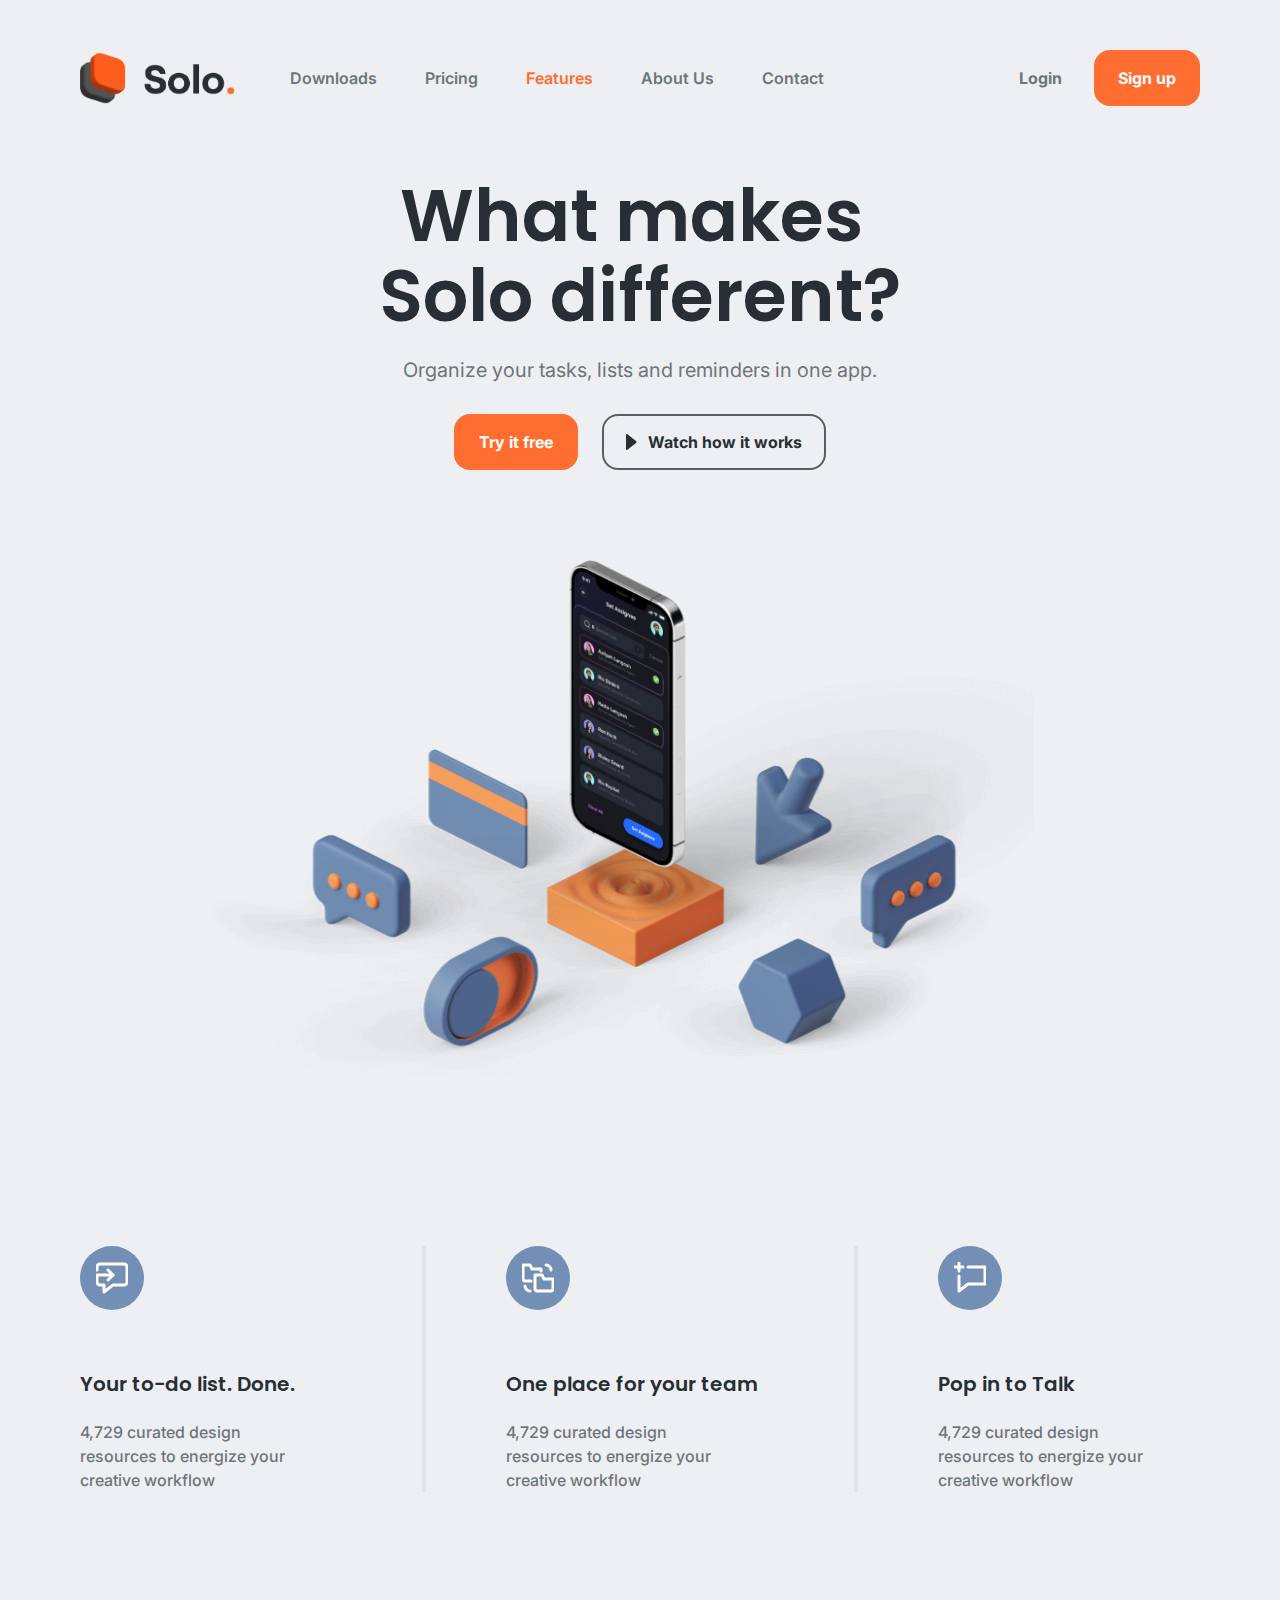
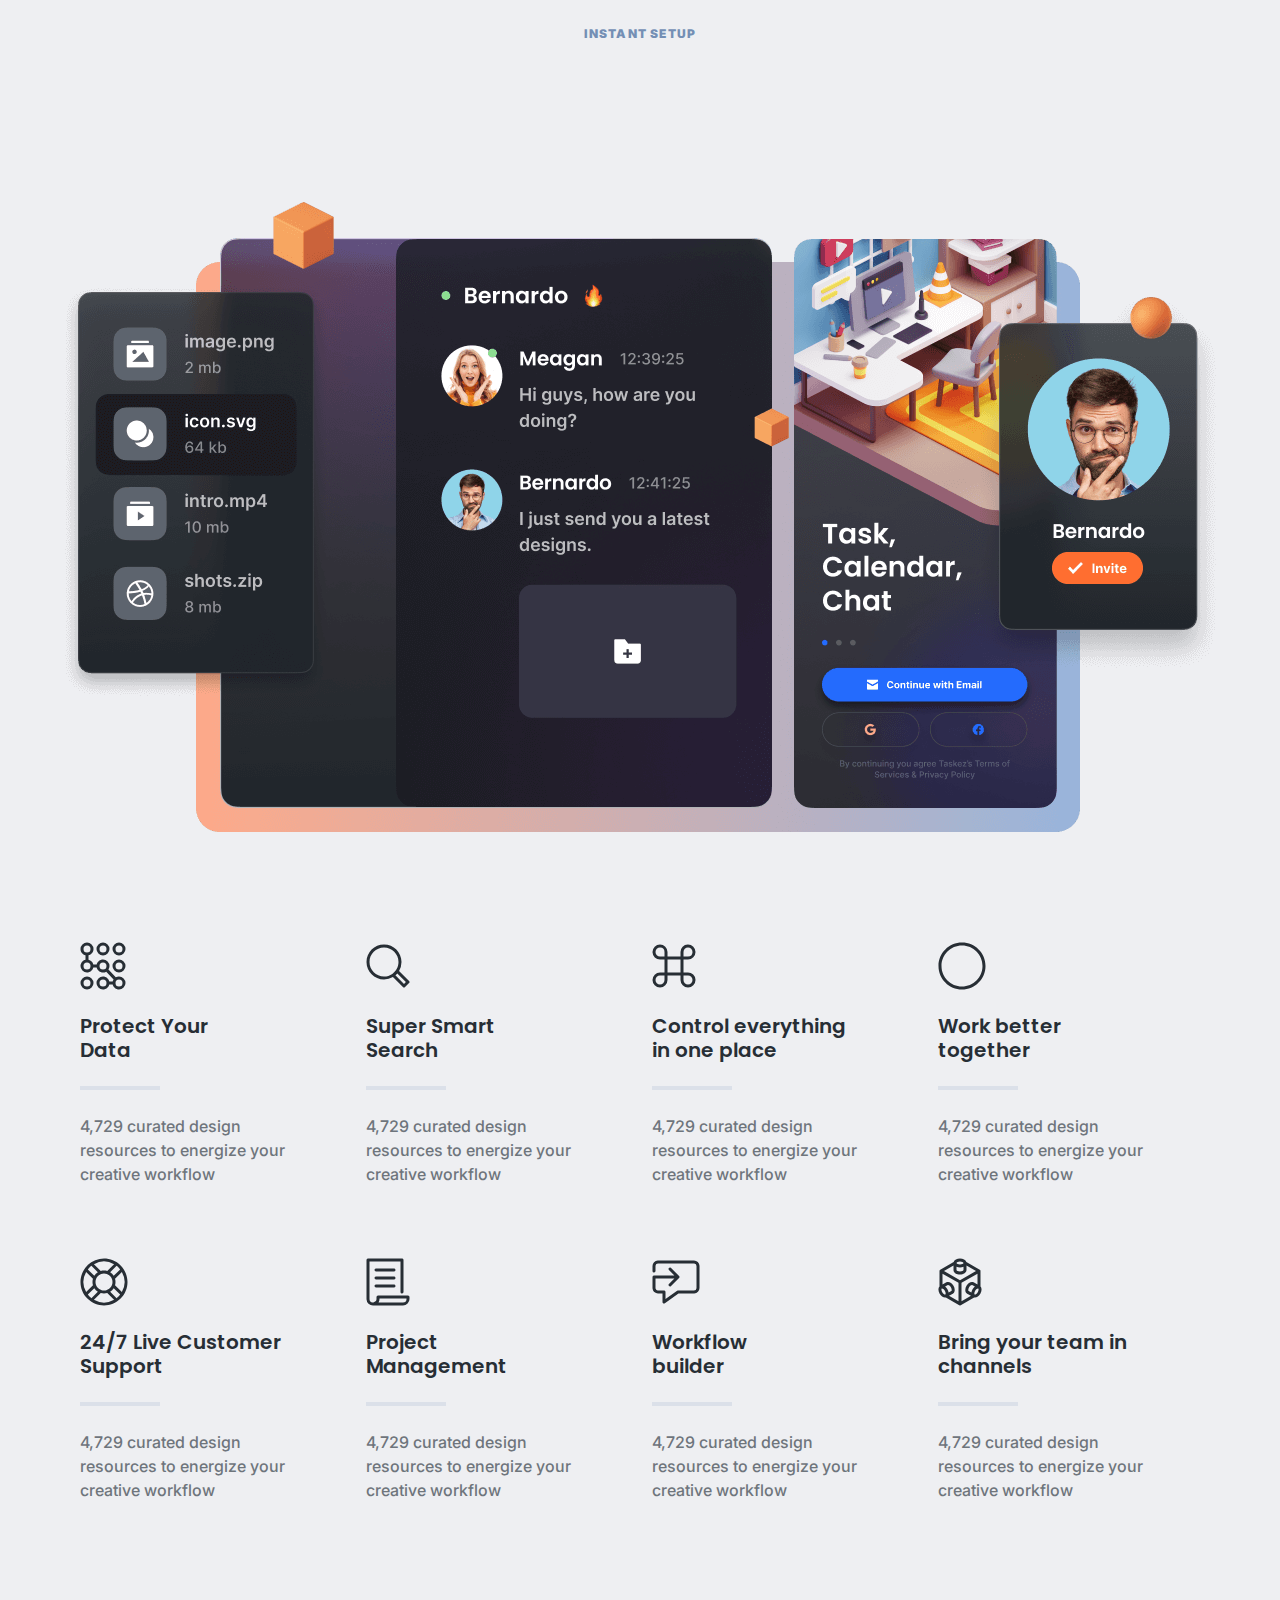
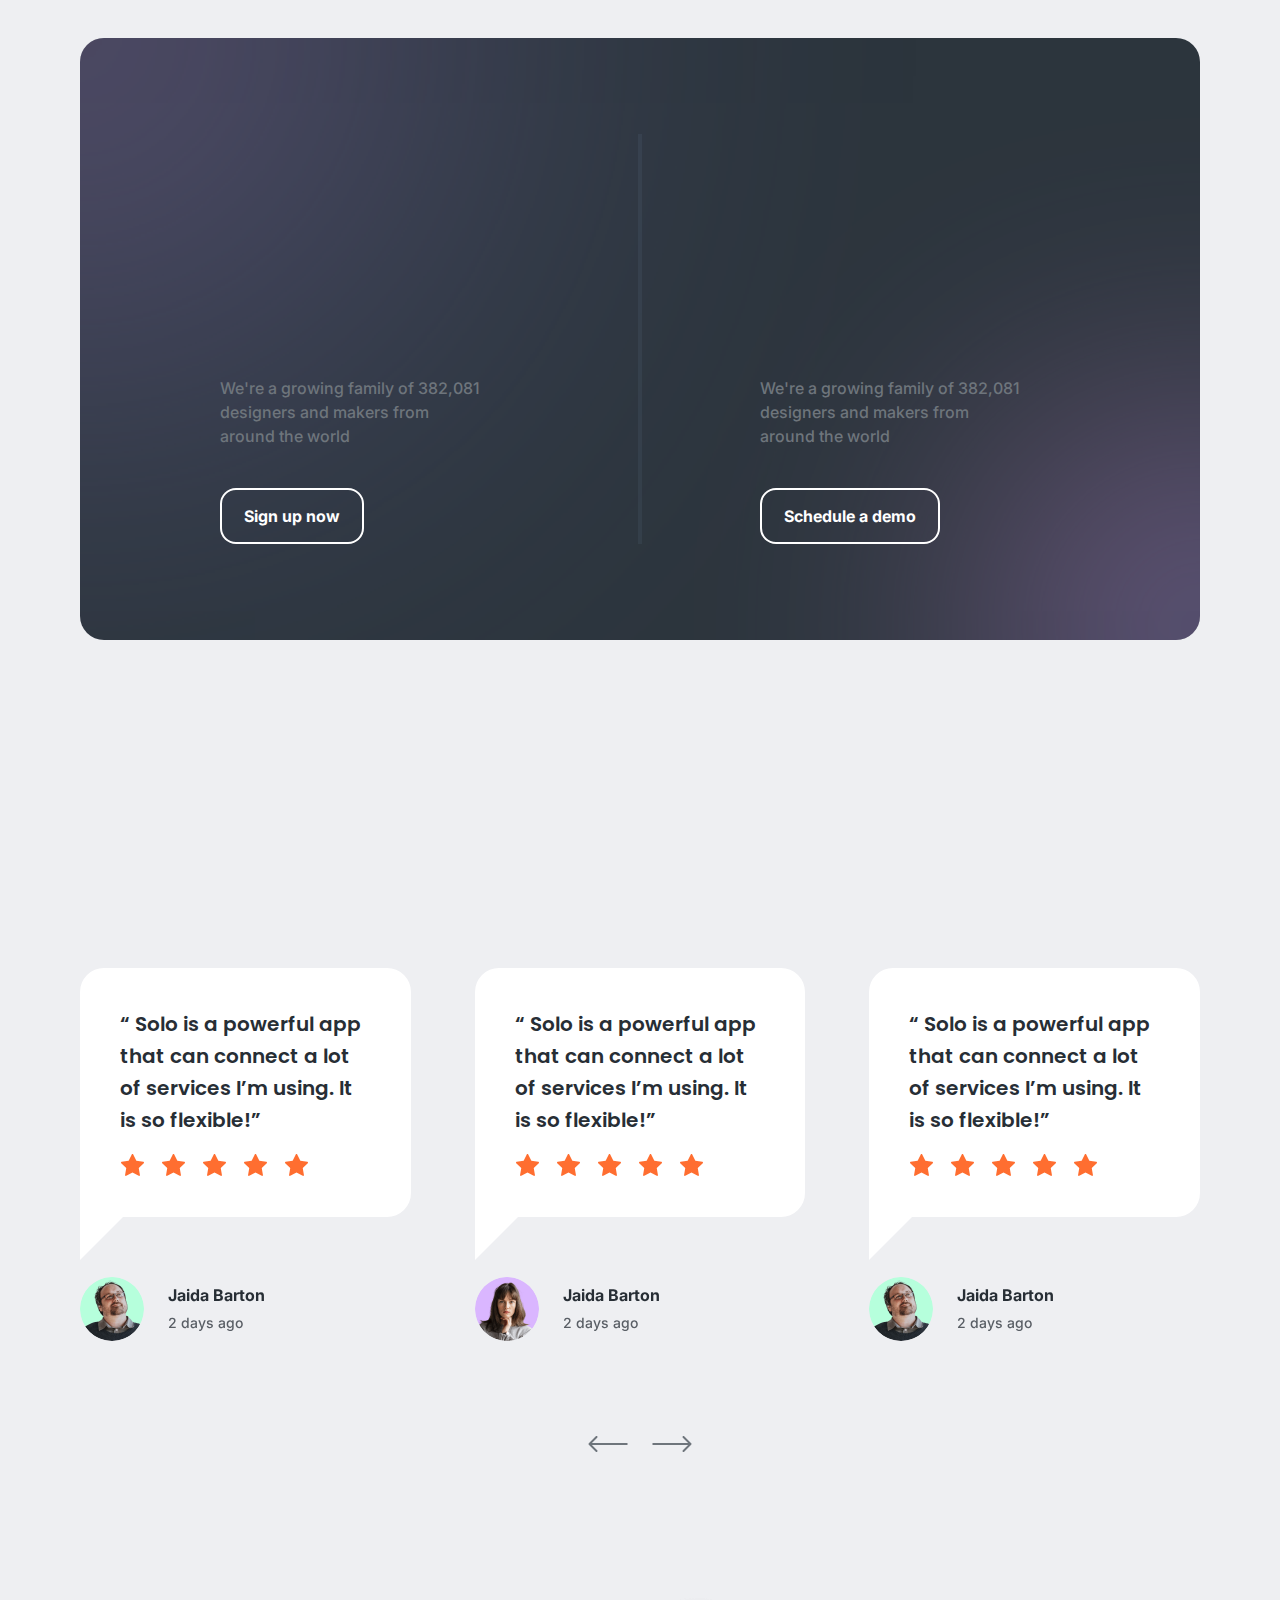
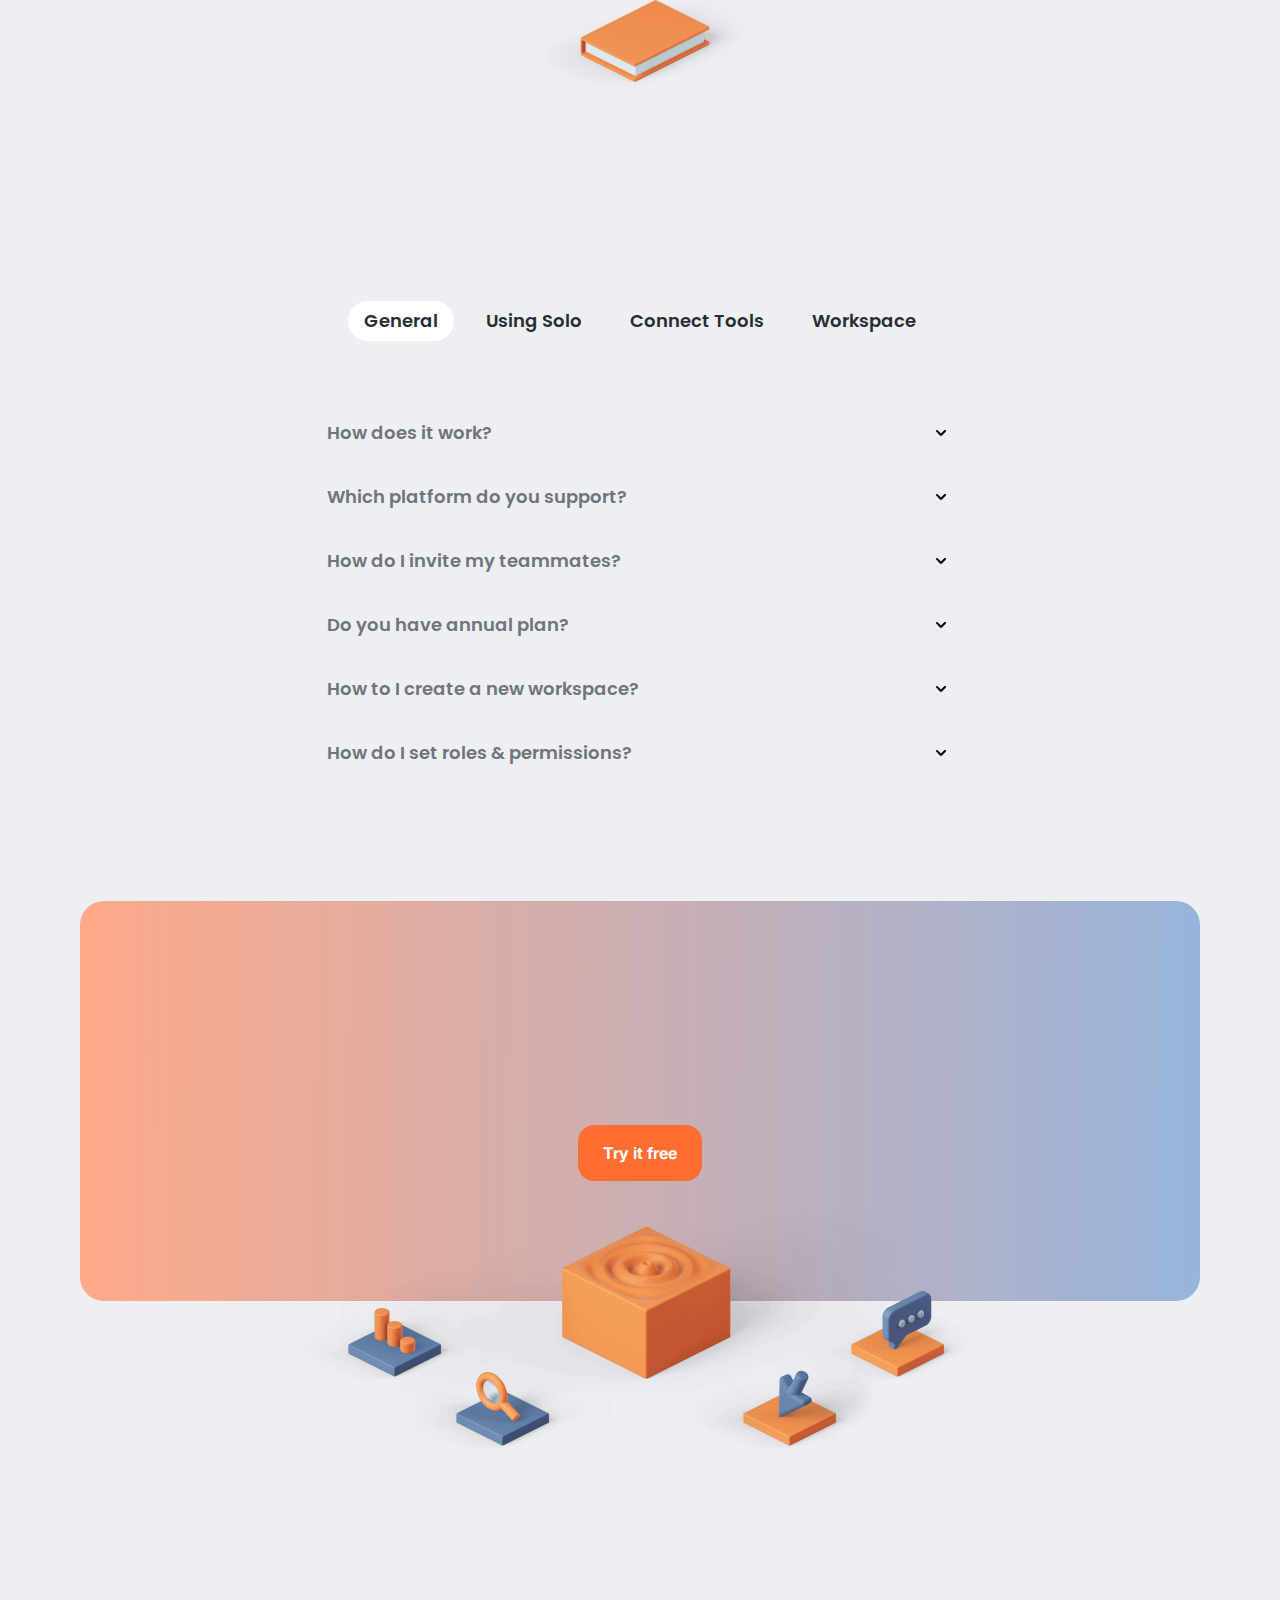
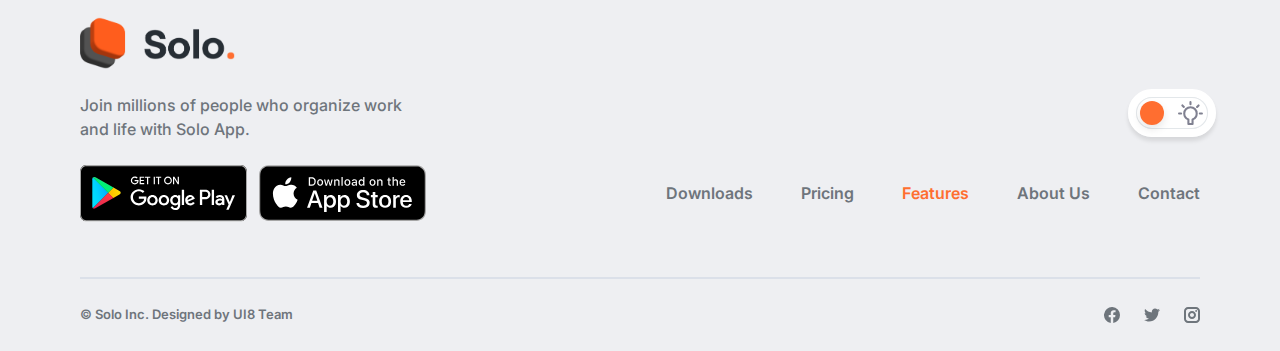
<file: features.html>
<!DOCTYPE html>
<html lang="en">
  
<!-- Mirrored from ui8-solo-saas.herokuapp.com/features.html by HTTrack Website Copier/3.x [XR&CO'2014], Tue, 18 Jan 2022 04:40:28 GMT -->
<!-- Added by HTTrack --><meta http-equiv="content-type" content="text/html;charset=UTF-8" /><!-- /Added by HTTrack -->
<head>
    <meta charset="utf-8">
    <title>Features</title>
    <meta http-equiv="X-UA-Compatible" content="IE=Edge">
    <meta name="viewport" content="width=device-width, initial-scale=1, maximum-scale=1.0, user-scalable=no">
    <meta name="theme-color" content="#fff">
    <meta name="format-detection" content="telephone=no">
    <link rel="apple-touch-icon" sizes="180x180" href="img/apple-touch-icon.png">
    <link rel="icon" type="image/png" sizes="32x32" href="img/favicon-32x32.png">
    <link rel="icon" type="image/png" sizes="16x16" href="img/favicon-16x16.png">
    <link rel="manifest" href="img/site.html">
    <link rel="mask-icon" href="img/safari-pinned-tab.svg" color="#5bbad5">
    <meta name="msapplication-TileColor" content="#da532c">
    <meta name="theme-color" content="#ffffff">
    <meta name="description" content="A Premium SaaS Landing Page Kit">
    <meta name="twitter:card" content="summary">
    <meta name="twitter:site" content="@ui8">
    <meta name="twitter:title" content="Solo">
    <meta name="twitter:description" content="A Premium SaaS Landing Page Kit">
    <meta name="twitter:creator" content="@ui8">
    <meta name="twitter:image" content="img/twitter-card.png">
    <meta property="og:title" content="Solo">
    <meta property="og:type" content="Article">
    <meta property="og:url" content="https://ui8.net/ui8/products/solo-saas-landing-page-kit">
    <meta property="og:image" content="img/fb-og-image.png">
    <meta property="og:description" content="A Premium SaaS Landing Page Kit">
    <meta property="og:site_name" content="Solo">
    <meta property="fb:admins" content="132951670226590">
    <link rel="preconnect" href="https://fonts.gstatic.com/">
    <link href="https://fonts.googleapis.com/css2?family=Inter:wght@400;500;600;700;800;900&amp;family=Poppins:wght@600&amp;display=swap" rel="stylesheet">
    <link rel="stylesheet" media="all" href="css/app.css">
    <script>var viewportmeta = document.querySelector('meta[name="viewport"]');
if (viewportmeta) {
  if (screen.width < 375) {
    var newScale = screen.width / 375;
    viewportmeta.content = 'width=375, minimum-scale=' + newScale + ', maximum-scale=1.0, user-scalable=no, initial-scale=' + newScale + '';
  } else {
    viewportmeta.content = 'width=device-width, maximum-scale=1.0, initial-scale=1.0';
  }
}</script>
  </head>
  <body>
    <script>console.log(localStorage.getItem('darkMode'));
if (localStorage.getItem('darkMode') === "on") {
		document.body.classList.add("dark");
		document.addEventListener("DOMContentLoaded", function() {
		  document.querySelector('.js-switch-theme input').checked = true;
		});
}
</script>
    <div class="page">
      <header class="header">
        <div class="header__center center"><a class="header__logo" href="index.html"><img class="header__pic header__pic_dark" src="img/logo-dark.png" alt="" /><img class="header__pic header__pic_light" src="img/logo-light.png" alt="" /></a>
          <div class="header__wrapper">
            <nav class="header__nav"><a class="header__link" href="downloads.html">Downloads</a><a class="header__link" href="pricing.html">Pricing</a><a class="header__link active" href="features.html">Features</a><a class="header__link" href="about-us.html">About Us</a><a class="header__link" href="contact.html">Contact</a></nav>
            <div class="header__btns"><a class="header__btn btn btn_transparent js-popup-open" href="#popup-sign-in" data-effect="mfp-zoom-in">Login</a><a class="header__btn btn btn_orange js-popup-open" href="#popup-sign-up" data-effect="mfp-zoom-in">Sign up</a></div>
            <picture class="header__preview">
              <source media="(max-width: 767px)" srcset="img/header-pic-mobile@2x.png, img/header-pic-mobile@2x.png 2x" /><img srcset="img/header-pic@2x.png 2x" src="img/header-pic.png" alt="" /></picture>
          </div><button class="header__burger"></button>
        </div>
      </header>
      <div class="features">
        <div class="features__center center">
          <h1 class="features__title d1" data-aos="animation-scale-top" data-aos-duration="600">What makes  Solo different?</h1>
          <div class="features__info">Organize your tasks, lists and reminders in one app.</div>
          <div class="features__btns"><button class="features__btn btn btn_orange">Try it free</button><button class="features__btn btn btn_border"><svg class="icon icon-play">
                <use xlink:href="img/sprite.svg#icon-play"></use>
              </svg><span class="btn__text">Watch how it works</span></button></div>
          <div class="features__bg">
            <div class="features__preview"><img srcset="img/figures-9.1@2x.png 2x" src="img/figures-9.1.png" alt=""></div>
            <div class="features__preview" data-aos="animation-translate-down" data-aos-duration="1000"><img srcset="img/figures-9.2@2x.png 2x" src="img/figures-9.2.png" alt=""></div>
          </div>
          <div class="features__wrap">
            <div class="features__row">
              <div class="features__col">
                <div class="features__icon"><img src="img/chat.svg" alt=""></div>
                <div class="features__category">Your to-do list. Done.</div>
                <div class="features__text">4,729 curated design  resources to energize your creative workflow</div>
              </div>
              <div class="features__col">
                <div class="features__icon"><img src="img/folder-replace.svg" alt=""></div>
                <div class="features__category">One place for your team</div>
                <div class="features__text">4,729 curated design  resources to energize your creative workflow</div>
              </div>
              <div class="features__col">
                <div class="features__icon"><img src="img/comment-add.svg" alt=""></div>
                <div class="features__category">Pop in to Talk</div>
                <div class="features__text">4,729 curated design  resources to energize your creative workflow</div>
              </div>
            </div>
          </div>
        </div>
      </div>
      <div class="options">
        <div class="options__center center">
          <div class="stage">INSTANT SETUP</div>
          <h2 class="options__title h2" data-aos="animation-scale-top" data-aos-duration="600">Fast, simple & effortless.</h2>
          <div class="options__preview"><img srcset="img/options-pic@2x.png 2x" src="img/options-pic.png" alt=""></div>
          <div class="options__wrap">
            <div class="options__list">
              <div class="options__item">
                <div class="options__icon"><svg xmlns="http://www.w3.org/2000/svg" width="46" height="48" viewBox="0 0 46 48">
                    <path fill="#272e35" d="M7 34.5a6.5 6.5 0 1 1 0 13 6.5 6.5 0 1 1 0-13zm0-34A6.5 6.5 0 0 1 13.5 7c0 3.073-2.133 5.648-4.999 6.326v4.348a6.51 6.51 0 0 1 4.825 4.826h3.348c.677-2.867 3.252-5 6.326-5a6.5 6.5 0 0 1 6.5 6.5 6.47 6.47 0 0 1-1.073 3.579l7.329 7.787A6.47 6.47 0 0 1 39 34.5a6.5 6.5 0 1 1 0 13c-3.073 0-5.648-2.133-6.326-4.999h-3.348C28.648 45.367 26.073 47.5 23 47.5a6.5 6.5 0 1 1 0-13c3.074 0 5.649 2.133 6.326 5h3.348c.178-.752.485-1.453.899-2.078l-7.33-7.787A6.47 6.47 0 0 1 23 30.5c-3.073 0-5.648-2.133-6.326-4.999h-3.348C12.648 28.367 10.073 30.5 7 30.5A6.5 6.5 0 0 1 .5 24c0-3.074 2.133-5.649 5-6.326v-4.348C2.633 12.649.5 10.074.5 7A6.5 6.5 0 0 1 7 .5zm0 37a3.5 3.5 0 1 0 0 7 3.5 3.5 0 1 0 0-7zm16 0a3.5 3.5 0 1 0 0 7 3.5 3.5 0 1 0 0-7zm16 0a3.5 3.5 0 1 0 0 7 3.5 3.5 0 1 0 0-7zm0-20a6.5 6.5 0 1 1 0 13 6.5 6.5 0 1 1 0-13zm-32 3a3.5 3.5 0 1 0 0 7 3.5 3.5 0 1 0 0-7zm16 0a3.5 3.5 0 1 0 0 7 3.5 3.5 0 1 0 0-7zm16 0a3.5 3.5 0 1 0 0 7 3.5 3.5 0 1 0 0-7zM23 .5a6.5 6.5 0 1 1 0 13 6.5 6.5 0 1 1 0-13zm16 0a6.5 6.5 0 1 1 0 13 6.5 6.5 0 1 1 0-13zm-32 3a3.5 3.5 0 1 0 0 7 3.5 3.5 0 1 0 0-7zm16 0a3.5 3.5 0 1 0 0 7 3.5 3.5 0 1 0 0-7zm16 0a3.5 3.5 0 1 0 0 7 3.5 3.5 0 1 0 0-7z"></path>
                  </svg></div>
                <div class="options__info">Protect Your  <br>Data</div>
                <div class="options__text">4,729 curated design resources to energize your creative workflow</div>
              </div>
              <div class="options__item">
                <div class="options__icon"><svg xmlns="http://www.w3.org/2000/svg" width="44" height="44" viewBox="0 0 44 44">
                    <path fill="#272e35" d="M18 .5C27.665.5 35.5 8.335 35.5 18a17.42 17.42 0 0 1-2.448 8.932L43.06 36.939a1.5 1.5 0 0 1 .103 2.007l-.103.114-4 4a1.5 1.5 0 0 1-2.007.103l-.114-.103-10.007-10.008A17.42 17.42 0 0 1 18 35.5C8.335 35.5.5 27.665.5 18S8.335.5 18 .5zm13.278 28.9a17.61 17.61 0 0 1-1.879 1.879l8.6 8.601L39.879 38zM18 3.5C9.992 3.5 3.5 9.992 3.5 18S9.992 32.5 18 32.5c3.078 0 5.931-.959 8.279-2.594.012-.012.026-.021.039-.029C30.057 27.255 32.5 22.913 32.5 18c0-8.008-6.492-14.5-14.5-14.5z"></path>
                  </svg></div>
                <div class="options__info">Super Smart  <br>Search</div>
                <div class="options__text">4,729 curated design resources to energize your creative workflow</div>
              </div>
              <div class="options__item">
                <div class="options__icon"><svg xmlns="http://www.w3.org/2000/svg" width="44" height="44" viewBox="0 0 44 44">
                    <path fill="#272e35" d="M15.5 36A7.52 7.52 0 0 1 8 43.5 7.52 7.52 0 0 1 .5 36 7.52 7.52 0 0 1 8 28.5h4.5v-13H8A7.52 7.52 0 0 1 .504 8.242L.5 8A7.52 7.52 0 0 1 8 .5 7.52 7.52 0 0 1 15.5 8h0v4.5h13V8A7.52 7.52 0 0 1 35.758.504L36 .5A7.52 7.52 0 0 1 43.5 8a7.52 7.52 0 0 1-7.5 7.5h0-4.5v13H36a7.52 7.52 0 0 1 7.496 7.258L43.5 36a7.52 7.52 0 0 1-7.5 7.5 7.52 7.52 0 0 1-7.5-7.5h0v-4.5h-13zM36 31.5h-4.5V36a4.52 4.52 0 0 0 4.5 4.5 4.52 4.52 0 0 0 4.5-4.5 4.52 4.52 0 0 0-4.5-4.5h0zm-23.5 0H8A4.52 4.52 0 0 0 3.5 36 4.52 4.52 0 0 0 8 40.5a4.52 4.52 0 0 0 4.5-4.5h0v-4.5zm16-16h-13v13h13v-13zM8 3.5A4.52 4.52 0 0 0 3.5 8 4.52 4.52 0 0 0 8 12.5h4.5V8a4.52 4.52 0 0 0-4.289-4.495h0zm28 0A4.52 4.52 0 0 0 31.5 8h0v4.5H36a4.52 4.52 0 0 0 4.495-4.289h0L40.5 8A4.52 4.52 0 0 0 36 3.5z"></path>
                  </svg></div>
                <div class="options__info">Control everything in one place</div>
                <div class="options__text">4,729 curated design resources to energize your creative workflow</div>
              </div>
              <div class="options__item">
                <div class="options__icon"><svg xmlns="http://www.w3.org/2000/svg" width="48" height="48" viewBox="0 0 48 48">
                    <path fill="#272e35" d="M24 .5C11.021.5.5 11.021.5 24S11.021 47.5 24 47.5 47.5 36.979 47.5 24 36.979.5 24 .5zm0 3c11.322 0 20.5 9.178 20.5 20.5S35.322 44.5 24 44.5 3.5 35.322 3.5 24 12.678 3.5 24 3.5z"></path>
                  </svg></div>
                <div class="options__info">Work better  together</div>
                <div class="options__text">4,729 curated design resources to energize your creative workflow</div>
              </div>
              <div class="options__item">
                <div class="options__icon"><svg xmlns="http://www.w3.org/2000/svg" width="48" height="48" viewBox="0 0 48 48">
                    <path fill="#272e35" d="M7.671 7.099c9.198-8.892 23.863-8.798 32.945.284 9.177 9.177 9.177 24.056 0 33.234s-24.056 9.177-33.234 0-9.177-24.056 0-33.234h0zm13.074 27.933l-6.825 6.825a20.54 20.54 0 0 0 20.156 0l-6.824-6.825c-2.121.623-4.386.623-6.507 0zm-6.453-4.861l-6.45 6.45c.509.65 1.063 1.276 1.661 1.874s1.225 1.152 1.875 1.661l6.45-6.45a11.54 11.54 0 0 1-3.536-3.536zm19.413.001a11.54 11.54 0 0 1-3.536 3.536l6.45 6.45c.65-.509 1.277-1.063 1.875-1.662s1.152-1.225 1.661-1.874zm8.151-16.249l-6.825 6.824c.623 2.121.623 4.387-.001 6.508l6.825 6.824a20.54 20.54 0 0 0 .001-20.156zm-35.715-.001a20.54 20.54 0 0 0 0 20.156l6.825-6.825c-.623-2.121-.623-4.386 0-6.506zm20.804 2.104c-1.901-.701-4.002-.7-5.902.003-.095.05-.194.089-.296.116-1.003.414-1.944 1.03-2.759 1.845s-1.434 1.76-1.849 2.766c-.026.099-.064.196-.112.289-.707 1.907-.705 4.017.003 5.923.046.086.081.176.107.269.413 1.009 1.031 1.954 1.85 2.774s1.756 1.431 2.759 1.846c.104.027.207.067.304.118a8.53 8.53 0 0 0 5.902-.002c.093-.049.19-.087.289-.115 1.006-.413 1.949-1.03 2.766-1.847s1.431-1.756 1.846-2.759a1.38 1.38 0 0 1 .117-.303l.07-.192c.633-1.85.609-3.875-.071-5.712-.047-.09-.084-.184-.112-.281-.413-1.009-1.03-1.954-1.85-2.773-.814-.814-1.752-1.428-2.753-1.843a1.45 1.45 0 0 1-.31-.12zM11.379 7.842c-.65.509-1.277 1.063-1.876 1.662s-1.152 1.225-1.661 1.875l6.45 6.45a11.54 11.54 0 0 1 3.537-3.537zm25.24 0l-6.449 6.45a11.54 11.54 0 0 1 3.536 3.536l6.45-6.45c-.509-.65-1.063-1.276-1.661-1.875s-1.225-1.153-1.875-1.662zm-2.542-1.7a20.54 20.54 0 0 0-20.155 0l6.825 6.825c2.121-.623 4.386-.623 6.506 0z"></path>
                  </svg></div>
                <div class="options__info">24/7 Live Customer Support</div>
                <div class="options__text">4,729 curated design resources to energize your creative workflow</div>
              </div>
              <div class="options__item">
                <div class="options__icon"><svg xmlns="http://www.w3.org/2000/svg" width="44" height="48" viewBox="0 0 44 48">
                    <path fill="#272e35" d="M36 .5a1.5 1.5 0 0 1 1.493 1.356L37.5 2v32a1.5 1.5 0 0 1-2.993.144L34.5 34V3.5h-31V41a3.5 3.5 0 0 0 3.308 3.495l.112.002.055-.007.192-.036.25-.058c.469-.117.936-.29 1.36-.523C9.891 43.261 10.5 42.377 10.5 41h0v-2a1.5 1.5 0 0 1 1.5-1.5h30a1.5 1.5 0 0 1 1.5 1.5h0v2a6.5 6.5 0 0 1-6.5 6.5h0H7a6.5 6.5 0 0 1-6.496-6.267L.5 41V2A1.5 1.5 0 0 1 1.856.507L2 .5h34zm4.5 40h-27v.5c0 1.328-.34 2.46-.948 3.397h0l-.071.103H37a3.5 3.5 0 0 0 3.495-3.308h0L40.5 41v-.5zM28 26.5a1.5 1.5 0 0 1 .144 2.993L28 29.5H10a1.5 1.5 0 0 1-.144-2.993L10 26.5h18zm0-8a1.5 1.5 0 0 1 .144 2.993L28 21.5H10a1.5 1.5 0 0 1-.144-2.993L10 18.5h18zm0-8a1.5 1.5 0 0 1 .144 2.993L28 13.5H10a1.5 1.5 0 0 1-.144-2.993L10 10.5h18z"></path>
                  </svg></div>
                <div class="options__info">Project <br>Management</div>
                <div class="options__text">4,729 curated design resources to energize your creative workflow</div>
              </div>
              <div class="options__item">
                <div class="options__icon"><svg xmlns="http://www.w3.org/2000/svg" width="48" height="44" viewBox="0 0 48 44">
                    <path fill="#272e35" d="M42 .5a5.5 5.5 0 0 1 5.493 5.227L47.5 6v22a5.5 5.5 0 0 1-5.227 5.493L42 33.5H26.479l-13.607 9.721c-.957.684-2.274.048-2.367-1.092L10.5 42v-8.5H6a5.5 5.5 0 0 1-3.691-1.423l-.198-.188a5.5 5.5 0 0 1-1.604-3.616L.5 28V17a1.5 1.5 0 0 1 1.356-1.493L2 15.5h20.379l-5.44-5.439a1.5 1.5 0 0 1-.103-2.007l.103-.114a1.5 1.5 0 0 1 2.007-.103l.114.103 8.02 8.02.062.069-.082-.089c.041.041.08.085.116.13l.052.07.035.052.035.058.036.066c.105.206.165.438.165.685s-.059.479-.165.684l-.036.066-.036.059-.034.051-.053.071-.033.04-.062.069-.02.02-8 8a1.5 1.5 0 0 1-2.224-2.007l.103-.114 5.44-5.439H3.5V28a2.5 2.5 0 0 0 .598 1.622l.134.146a2.5 2.5 0 0 0 1.57.724L6 30.5h6a1.5 1.5 0 0 1 1.493 1.356L13.5 32v7.085l11.628-8.306a1.5 1.5 0 0 1 .716-.271L26 30.5h16a2.5 2.5 0 0 0 2.492-2.302L44.5 28V6a2.5 2.5 0 0 0-2.302-2.492L42 3.5H6a2.5 2.5 0 0 0-2.492 2.302L3.5 6v5a1.5 1.5 0 0 1-2.993.144L.5 11V6A5.5 5.5 0 0 1 5.727.507L6 .5h36z"></path>
                  </svg></div>
                <div class="options__info">Workflow <br>builder</div>
                <div class="options__text">4,729 curated design resources to energize your creative workflow</div>
              </div>
              <div class="options__item">
                <div class="options__icon"><svg xmlns="http://www.w3.org/2000/svg" width="44" height="48" viewBox="0 0 44 48">
                    <path fill="#272e35" d="M22 .5c3.028 0 5.705 1.37 6.352 3.495l13.398 7.736a1.5 1.5 0 0 1 .159.106l.062.05.056.05.048.047.052.056c.064.073.121.153.171.24.039.068.072.135.099.205l.028.077.011.035.03.115.006.032.016.099.005.043.002.026.004.073v.046l.001 15.472c1.519 1.623 1.368 4.626-.147 7.249s-4.04 4.257-6.205 3.753l-13.4 7.735a1.5 1.5 0 0 1-.162.081l-.117.044-.14.039-.031.007-.097.016-.055.006-.047.004c-.067.005-.133.005-.2 0l.098.003a1.52 1.52 0 0 1-.15-.007l-.047-.005-.104-.017-.031-.007-.125-.034-.133-.049-.019-.009-.031-.014-.074-.037-.037-.021-13.401-7.735c-2.166.504-4.694-1.131-6.205-3.754s-1.665-5.627-.145-7.249L1.5 13l.007-.116-.007.146a1.5 1.5 0 0 1 .012-.187l.016-.102.009-.04a1.49 1.49 0 0 1 .164-.42l.083-.129.033-.043.068-.082.025-.026.075-.074.048-.042.069-.055.026-.018.023-.017.063-.041.036-.021 13.398-7.736C16.295 1.87 18.972.5 22 .5zM4.5 15.628v10.969l3.858-2.226c2.33-1.345 5.412.365 7.15 3.38 1.694 2.94 1.68 6.359-.479 7.773l-.17.105-3.859 2.227 9.501 5.485V24.866l-16-9.238zm35 0l-16 9.238v18.475l9.502-5.485-3.858-2.227c-2.331-1.346-2.392-4.865-.648-7.88 1.702-2.942 4.671-4.639 6.977-3.471l.172.093 3.856 2.226V15.628zm.656 14.816c-.576-.239-2.008.59-3.001 2.307-1.021 1.766-.992 3.466-.448 3.78l-.036-.027.108.058c.591.213 1.999-.616 2.979-2.313s.992-3.322.515-3.733c-.023-.01-.045-.023-.067-.036zM6.845 32.75c-1.02-1.768-2.508-2.594-3.051-2.28l.048-.021-.114.07c-.476.408-.461 2.038.516 3.732 1.018 1.766 2.508 2.593 3.05 2.28.007-.012.02-.019.034-.026.509-.363.514-2.027-.484-3.755zm3.083-5.813l-.07.032-2.751 1.588c.889.667 1.702 1.593 2.336 2.693s1.03 2.266 1.164 3.37l2.752-1.588c.54-.312.569-2.015-.45-3.782-.977-1.695-2.39-2.525-2.981-2.312zm21.164 2.314c-.984 1.701-.993 3.34-.507 3.739l.058.041 2.749 1.588c.133-1.104.529-2.27 1.165-3.37s1.448-2.024 2.338-2.691l-2.752-1.589c-.54-.312-2.028.514-3.051 2.282zM28.5 7.545V12c0 2.689-3.018 4.5-6.5 4.5-3.399 0-6.356-1.726-6.495-4.309L15.5 12V7.545l-9.501 5.484L22 22.267l16.001-9.238L28.5 7.545zM25.5 8.823c-1.023.436-2.231.677-3.5.677s-2.478-.241-3.5-.677V12c0 .624 1.459 1.5 3.5 1.5 1.962 0 3.387-.81 3.494-1.427L25.5 12zM22 3.5c-1.952 0-3.372.801-3.492 1.417a1.04 1.04 0 0 1-.002.136C18.58 5.672 20.015 6.5 22 6.5c2.041 0 3.5-.876 3.5-1.5l-.006.049-.004-.128C25.378 4.304 23.956 3.5 22 3.5z"></path>
                  </svg></div>
                <div class="options__info">Bring your team in channels</div>
                <div class="options__text">4,729 curated design resources to energize your creative workflow</div>
              </div>
            </div>
          </div>
        </div>
      </div>
      <div class="share">
        <div class="share__center center">
          <div class="share__container">
            <div class="share__bg"></div>
            <div class="share__row">
              <div class="share__col">
                <div class="share__preview" data-aos="animation-scale-top" data-aos-duration="600"><img srcset="img/chat@2x.png 2x" src="img/chat.png" alt=""></div>
                <h4 class="share__title h4" data-aos="animation-scale-top" data-aos-duration="600" data-aos-delay="300">Share files at the right time</h4>
                <div class="share__text">We're a growing family of 382,081 designers and makers from around the world</div><button class="share__btn btn btn_border">Sign up now</button>
              </div>
              <div class="share__col">
                <div class="share__preview" data-aos="animation-scale-top" data-aos-duration="600" data-aos-delay="300"><img srcset="img/plane@2x.png 2x" src="img/plane.png" alt=""></div>
                <h4 class="share__title h4" data-aos="animation-scale-top" data-aos-duration="600" data-aos-delay="600">Collaborate from anywhere</h4>
                <div class="share__text">We're a growing family of 382,081 designers and makers from around the world</div><button class="share__btn btn btn_border">Schedule a demo</button>
              </div>
            </div>
          </div>
        </div>
      </div>
      <div class="comment">
        <div class="comment__center center">
          <h2 class="comment__title h2" data-aos="animation-scale-top" data-aos-duration="600">What people are saying</h2>
          <div class="comment__container">
            <div class="comment__slider owl-carousel js-slider-comment">
              <div class="comment__item">
                <div class="comment__body">
                  <div class="comment__text">“ Solo is a powerful app that can connect a lot of services I’m using. It is so flexible!”</div>
                  <div class="comment__rating">
                    <div class="comment__icon"><img src="img/star-fill.svg" alt=""></div>
                    <div class="comment__icon"><img src="img/star-fill.svg" alt=""></div>
                    <div class="comment__icon"><img src="img/star-fill.svg" alt=""></div>
                    <div class="comment__icon"><img src="img/star-fill.svg" alt=""></div>
                    <div class="comment__icon"><img src="img/star-fill.svg" alt=""></div>
                  </div>
                </div>
                <div class="comment__author">
                  <div class="comment__ava"><img src="img/author-1.png" alt=""></div>
                  <div class="comment__details">
                    <div class="comment__man">Jaida Barton</div>
                    <div class="comment__time">2 days ago</div>
                  </div>
                </div>
              </div>
              <div class="comment__item">
                <div class="comment__body">
                  <div class="comment__text">“ Solo is a powerful app that can connect a lot of services I’m using. It is so flexible!”</div>
                  <div class="comment__rating">
                    <div class="comment__icon"><img src="img/star-fill.svg" alt=""></div>
                    <div class="comment__icon"><img src="img/star-fill.svg" alt=""></div>
                    <div class="comment__icon"><img src="img/star-fill.svg" alt=""></div>
                    <div class="comment__icon"><img src="img/star-fill.svg" alt=""></div>
                    <div class="comment__icon"><img src="img/star-fill.svg" alt=""></div>
                  </div>
                </div>
                <div class="comment__author">
                  <div class="comment__ava"><img src="img/author-2.png" alt=""></div>
                  <div class="comment__details">
                    <div class="comment__man">Jaida Barton</div>
                    <div class="comment__time">2 days ago</div>
                  </div>
                </div>
              </div>
              <div class="comment__item">
                <div class="comment__body">
                  <div class="comment__text">“ Solo is a powerful app that can connect a lot of services I’m using. It is so flexible!”</div>
                  <div class="comment__rating">
                    <div class="comment__icon"><img src="img/star-fill.svg" alt=""></div>
                    <div class="comment__icon"><img src="img/star-fill.svg" alt=""></div>
                    <div class="comment__icon"><img src="img/star-fill.svg" alt=""></div>
                    <div class="comment__icon"><img src="img/star-fill.svg" alt=""></div>
                    <div class="comment__icon"><img src="img/star-fill.svg" alt=""></div>
                  </div>
                </div>
                <div class="comment__author">
                  <div class="comment__ava"><img src="img/author-1.png" alt=""></div>
                  <div class="comment__details">
                    <div class="comment__man">Jaida Barton</div>
                    <div class="comment__time">2 days ago</div>
                  </div>
                </div>
              </div>
              <div class="comment__item">
                <div class="comment__body">
                  <div class="comment__text">“ Solo is a powerful app that can connect a lot of services I’m using. It is so flexible!”</div>
                  <div class="comment__rating">
                    <div class="comment__icon"><img src="img/star-fill.svg" alt=""></div>
                    <div class="comment__icon"><img src="img/star-fill.svg" alt=""></div>
                    <div class="comment__icon"><img src="img/star-fill.svg" alt=""></div>
                    <div class="comment__icon"><img src="img/star-fill.svg" alt=""></div>
                    <div class="comment__icon"><img src="img/star-fill.svg" alt=""></div>
                  </div>
                </div>
                <div class="comment__author">
                  <div class="comment__ava"><img src="img/author-2.png" alt=""></div>
                  <div class="comment__details">
                    <div class="comment__man">Jaida Barton</div>
                    <div class="comment__time">2 days ago</div>
                  </div>
                </div>
              </div>
            </div>
          </div>
        </div>
      </div>
      <div class="questions">
        <div class="questions__center center">
          <div class="questions__preview"><img srcset="img/book@2x.png 2x" src="img/book.png" alt=""></div>
          <h2 class="questions__title h2" data-aos="animation-scale-top" data-aos-duration="600">Frequently asked questions</h2>
          <div class="questions__nav"><a class="questions__link active" href="#">General</a><a class="questions__link" href="#">Using Solo</a><a class="questions__link" href="#">Connect Tools</a><a class="questions__link" href="#">Workspace</a></div>
          <div class="questions__list">
            <div class="questions__item">
              <div class="questions__head">How does it work?</div>
              <div class="questions__body">4,730 curated design resources to energize your creative workflow. We're a growing family of 382,081 designers and makers from around the world. 4,730 curated design resources to energize your creative workflow. We're a growing family of 382,081 designers and makers from around the world.</div>
            </div>
            <div class="questions__item">
              <div class="questions__head">Which platform do you support?</div>
              <div class="questions__body">4,730 curated design resources to energize your creative workflow. We're a growing family of 382,081 designers and makers from around the world. 4,730 curated design resources to energize your creative workflow. We're a growing family of 382,081 designers and makers from around the world.</div>
            </div>
            <div class="questions__item">
              <div class="questions__head">How do I invite my teammates?</div>
              <div class="questions__body">4,730 curated design resources to energize your creative workflow. We're a growing family of 382,081 designers and makers from around the world. 4,730 curated design resources to energize your creative workflow. We're a growing family of 382,081 designers and makers from around the world.</div>
            </div>
            <div class="questions__item">
              <div class="questions__head">Do you have annual plan?</div>
              <div class="questions__body">4,730 curated design resources to energize your creative workflow. We're a growing family of 382,081 designers and makers from around the world. 4,730 curated design resources to energize your creative workflow. We're a growing family of 382,081 designers and makers from around the world.</div>
            </div>
            <div class="questions__item">
              <div class="questions__head">How to I create a new workspace?</div>
              <div class="questions__body">4,730 curated design resources to energize your creative workflow. We're a growing family of 382,081 designers and makers from around the world. 4,730 curated design resources to energize your creative workflow. We're a growing family of 382,081 designers and makers from around the world.</div>
            </div>
            <div class="questions__item">
              <div class="questions__head">How do I set roles & permissions?</div>
              <div class="questions__body">4,730 curated design resources to energize your creative workflow. We're a growing family of 382,081 designers and makers from around the world. 4,730 curated design resources to energize your creative workflow. We're a growing family of 382,081 designers and makers from around the world.</div>
            </div>
          </div>
        </div>
      </div>
      <div class="offer">
        <div class="offer__center center">
          <div class="offer__container">
            <h2 class="offer__title h1" data-aos="animation-scale-top" data-aos-duration="600">Organize anything with anyone, anywhere.</h2><button class="offer__btn btn btn_orange">Try it free</button>
            <div class="offer__preview"><img srcset="img/figures-8@2x.png 2x" src="img/figures-8.png" alt=""></div>
          </div>
        </div>
      </div>
      <div class="footer">
        <div class="footer__center center">
          <div class="footer__body">
            <div class="footer__wrap"><a class="footer__logo" href="index.html"><img class="footer__pic footer__pic_dark" src="img/logo-dark.png" alt="" /><img class="footer__pic footer__pic_light" src="img/logo-light.png" alt="" /></a>
              <div class="footer__text">Join millions of people who organize work and life with Solo App.</div>
            </div>
            <div class="footer__line">
              <div class="footer__downloads"><a class="footer__download" href="#"><img src="img/google-play.svg" alt="" /></a><a class="footer__download" href="#"><img src="img/app-store.svg" alt="" /></a></div>
              <div class="footer__nav"><a class="footer__link" href="downloads.html">Downloads</a><a class="footer__link" href="pricing.html">Pricing</a><a class="footer__link active" href="features.html">Features</a><a class="footer__link" href="about-us.html">About Us</a><a class="footer__link" href="contact.html">Contact</a></div>
            </div>
          </div>
          <div class="footer__bottom">
            <div class="footer__copyright">© Solo Inc. Designed by UI8 Team</div>
            <div class="footer__social"><a class="footer__link" href="#"><svg class="icon icon-facebook">
                  <use xlink:href="img/sprite.svg#icon-facebook"></use>
                </svg></a><a class="footer__link" href="#"><svg class="icon icon-twitter">
                  <use xlink:href="img/sprite.svg#icon-twitter"></use>
                </svg></a><a class="footer__link" href="#"><svg class="icon icon-instagram">
                  <use xlink:href="img/sprite.svg#icon-instagram"></use>
                </svg></a></div>
          </div>
        </div><label class="switch js-switch-theme"><input class="switch__input" type="checkbox" /><span class="switch__in"><span class="switch__box"></span><span class="switch__icon switch__icon_dark"><svg class="icon icon-dark">
                <use xlink:href="img/sprite.svg#icon-dark"></use>
              </svg></span><span class="switch__icon switch__icon_light"><svg class="icon icon-light">
                <use xlink:href="img/sprite.svg#icon-light"></use>
              </svg></span></span></label>
      </div>
      <div class="popup mfp-hide" id="popup-sign-up">
        <div class="popup__title h2">Sign up</div>
        <div class="popup__variants"><a class="popup__variant" href="#"><img src="img/google.svg" alt="">Sign up via Google</a><a class="popup__variant" href="#"><img src="img/apple.svg" alt="">Sign up via Apple</a></div>
        <div class="popup__details">Or continue with email</div>
        <div class="popup__btns"><a class="popup__btn btn btn_dark js-popup-open" href="#popup-code" data-effect="mfp-zoom-in">Enter your email</a><a class="popup__btn btn btn_orange js-popup-open" href="#popup-code" data-effect="mfp-zoom-in">Continue</a></div>
        <div class="popup__note">By clicking the Continue button, you agree to the terms of service and privacy policy.</div>
      </div>
      <div class="popup mfp-hide" id="popup-code">
        <div class="popup__title h2">Check your <br>inbox</div>
        <div class="popup__info">Solo just sent you a 6-Digit Code to <a href="mailto:tam@ui8.net">tam@ui8.net</a> please check your inbox and enter the code below.</div>
        <div class="popup__code">
          <div class="popup__number"><input type="tel"></div>
          <div class="popup__number"><input type="tel"></div>
          <div class="popup__number"><input type="tel"></div>
          <div class="popup__number"><input type="tel"></div>
          <div class="popup__number"><input type="tel"></div>
          <div class="popup__number"><input type="tel"></div>
        </div>
        <div class="popup__btns"><button class="popup__btn btn btn_orange">Enter</button><a class="popup__link" href="#">Resend digit code</a></div>
      </div>
      <div class="popup mfp-hide" id="popup-sign-in">
        <div class="popup__title h2">Sign in</div>
        <div class="popup__variants"><a class="popup__variant" href="#"><img src="img/google.svg" alt="">Sign up via Google</a><a class="popup__variant" href="#"><img src="img/apple.svg" alt="">Sign up via Apple</a></div>
        <div class="popup__details">Or continue with email & password</div>
        <div class="popup__btns"><a class="popup__btn btn btn_dark js-popup-open" href="#popup-code" data-effect="mfp-zoom-in">Enter your email</a><a class="popup__btn btn btn_dark js-popup-open" href="#popup-code" data-effect="mfp-zoom-in">Password</a><a class="popup__btn btn btn_orange js-popup-open" href="#popup-code" data-effect="mfp-zoom-in">Sign In</a></div>
        <div class="popup__note"> </div>
      </div>
    </div><!-- scripts-->
    <script src="js/lib/jquery.min.js"></script>
    <script src="js/lib/svg4everybody.min.js"></script>
    <script src="js/lib/owl.carousel.min.js"></script>
    <script src="js/lib/jquery.magnific-popup.min.js"></script>
    <script src="js/lib/aos.js"></script>
    <script src="js/app.js"></script>
  </body>

<!-- Mirrored from ui8-solo-saas.herokuapp.com/features.html by HTTrack Website Copier/3.x [XR&CO'2014], Tue, 18 Jan 2022 04:40:33 GMT -->
</html>
</file>
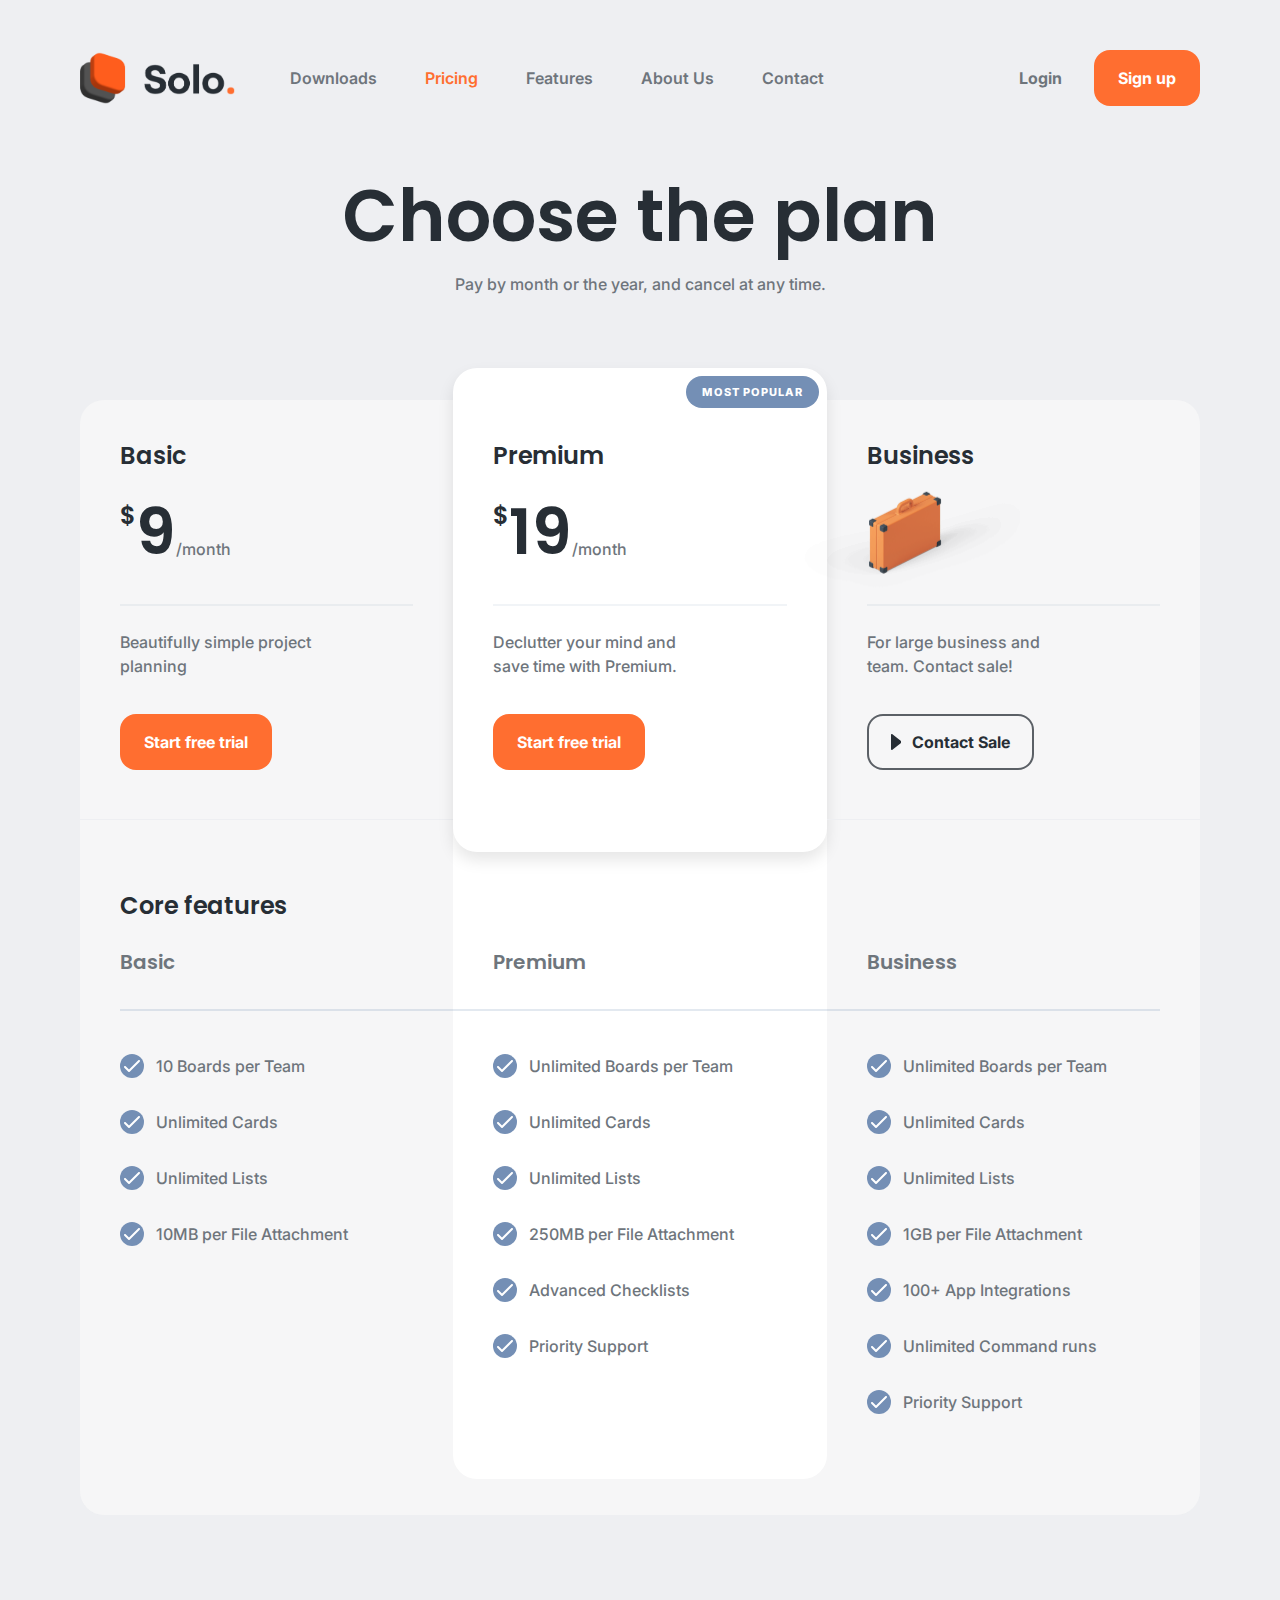
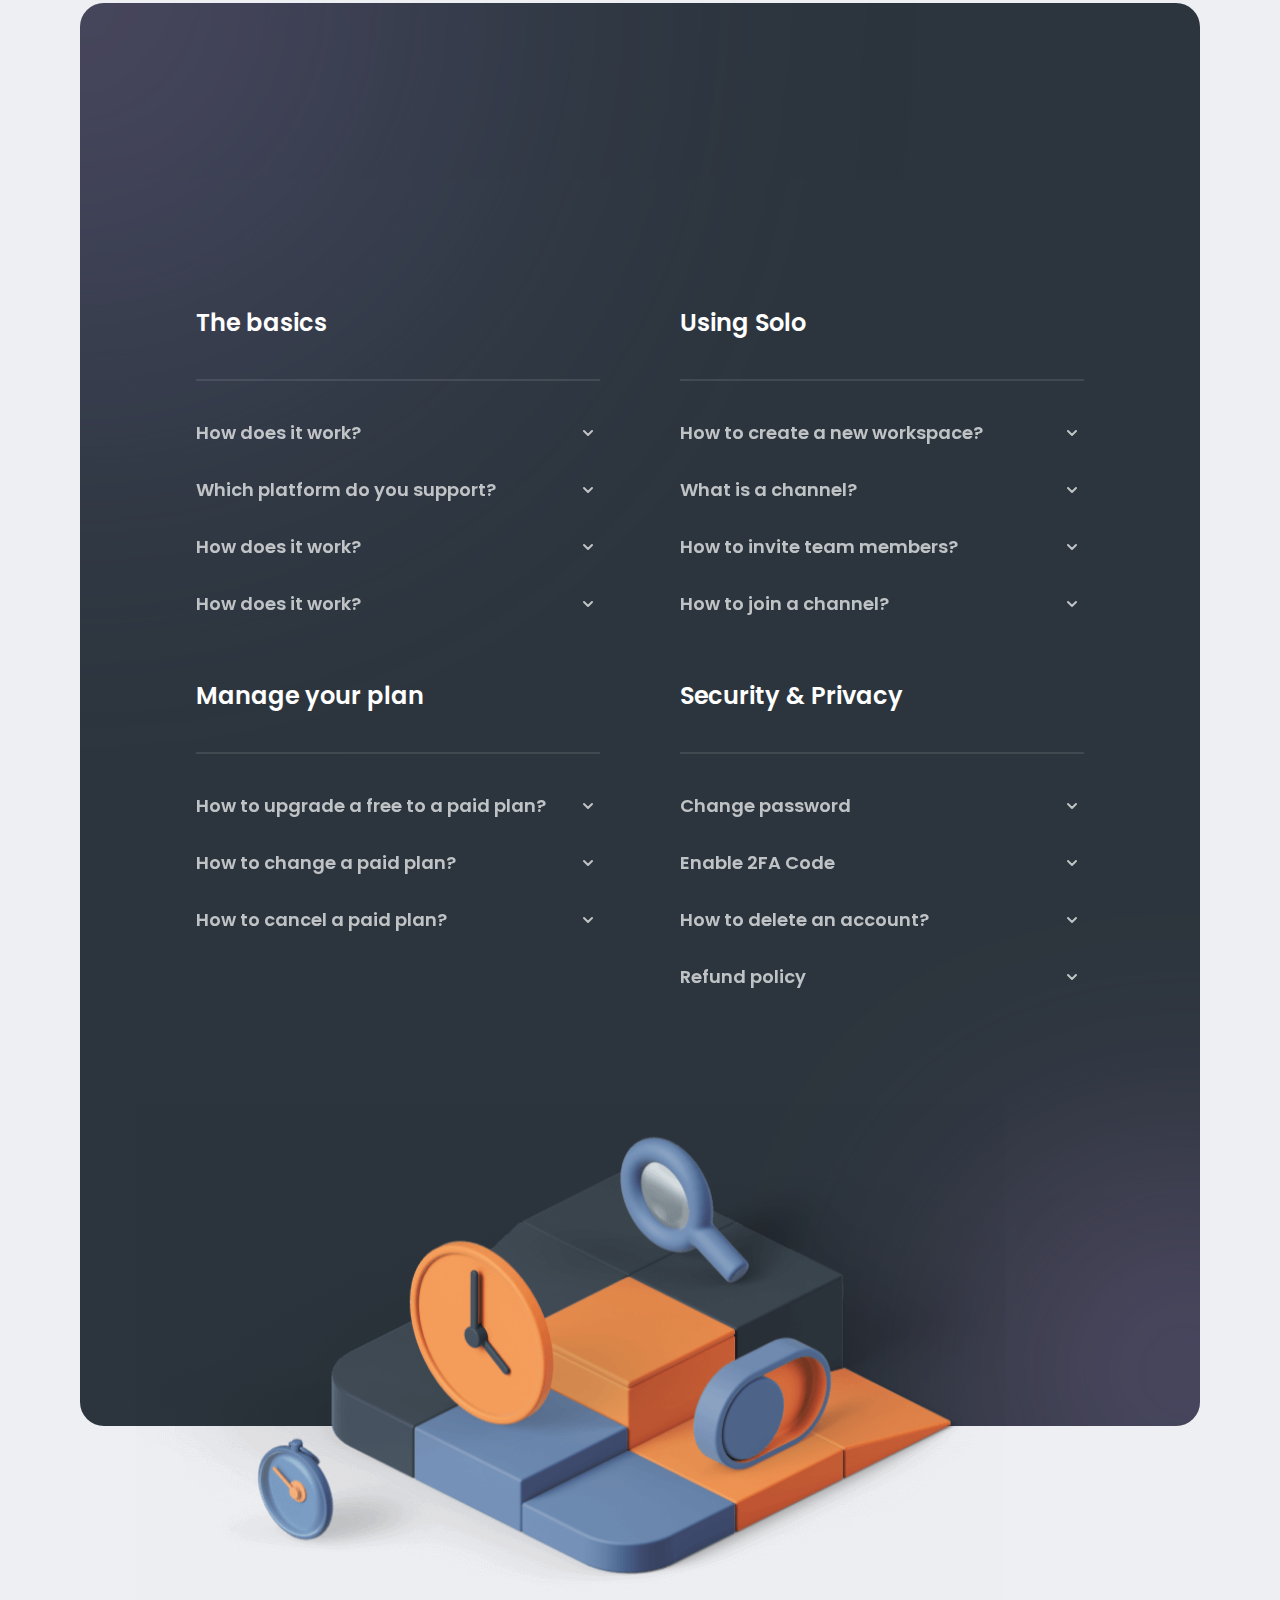
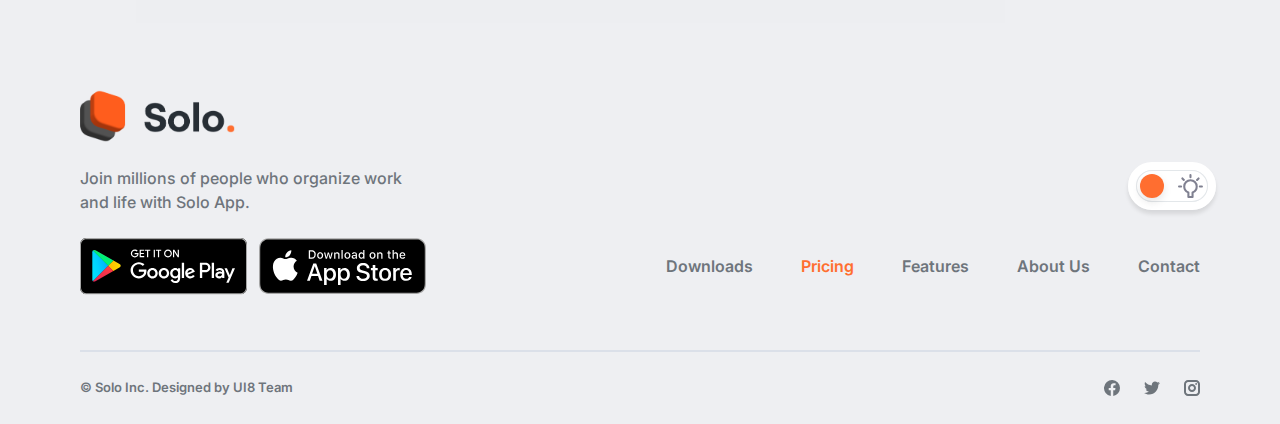
<file: pricing.html>
<!DOCTYPE html>
<html lang="en">
  
<!-- Mirrored from ui8-solo-saas.herokuapp.com/pricing.html by HTTrack Website Copier/3.x [XR&CO'2014], Tue, 18 Jan 2022 04:40:27 GMT -->
<!-- Added by HTTrack --><meta http-equiv="content-type" content="text/html;charset=UTF-8" /><!-- /Added by HTTrack -->
<head>
    <meta charset="utf-8">
    <title>Pricing</title>
    <meta http-equiv="X-UA-Compatible" content="IE=Edge">
    <meta name="viewport" content="width=device-width, initial-scale=1, maximum-scale=1.0, user-scalable=no">
    <meta name="theme-color" content="#fff">
    <meta name="format-detection" content="telephone=no">
    <link rel="apple-touch-icon" sizes="180x180" href="img/apple-touch-icon.png">
    <link rel="icon" type="image/png" sizes="32x32" href="img/favicon-32x32.png">
    <link rel="icon" type="image/png" sizes="16x16" href="img/favicon-16x16.png">
    <link rel="manifest" href="img/site.html">
    <link rel="mask-icon" href="img/safari-pinned-tab.svg" color="#5bbad5">
    <meta name="msapplication-TileColor" content="#da532c">
    <meta name="theme-color" content="#ffffff">
    <meta name="description" content="A Premium SaaS Landing Page Kit">
    <meta name="twitter:card" content="summary">
    <meta name="twitter:site" content="@ui8">
    <meta name="twitter:title" content="Solo">
    <meta name="twitter:description" content="A Premium SaaS Landing Page Kit">
    <meta name="twitter:creator" content="@ui8">
    <meta name="twitter:image" content="img/twitter-card.png">
    <meta property="og:title" content="Solo">
    <meta property="og:type" content="Article">
    <meta property="og:url" content="https://ui8.net/ui8/products/solo-saas-landing-page-kit">
    <meta property="og:image" content="img/fb-og-image.png">
    <meta property="og:description" content="A Premium SaaS Landing Page Kit">
    <meta property="og:site_name" content="Solo">
    <meta property="fb:admins" content="132951670226590">
    <link rel="preconnect" href="https://fonts.gstatic.com/">
    <link href="https://fonts.googleapis.com/css2?family=Inter:wght@400;500;600;700;800;900&amp;family=Poppins:wght@600&amp;display=swap" rel="stylesheet">
    <link rel="stylesheet" media="all" href="css/app.css">
    <script>var viewportmeta = document.querySelector('meta[name="viewport"]');
if (viewportmeta) {
  if (screen.width < 375) {
    var newScale = screen.width / 375;
    viewportmeta.content = 'width=375, minimum-scale=' + newScale + ', maximum-scale=1.0, user-scalable=no, initial-scale=' + newScale + '';
  } else {
    viewportmeta.content = 'width=device-width, maximum-scale=1.0, initial-scale=1.0';
  }
}</script>
  </head>
  <body>
    <script>console.log(localStorage.getItem('darkMode'));
if (localStorage.getItem('darkMode') === "on") {
		document.body.classList.add("dark");
		document.addEventListener("DOMContentLoaded", function() {
		  document.querySelector('.js-switch-theme input').checked = true;
		});
}
</script>
    <div class="page">
      <header class="header">
        <div class="header__center center"><a class="header__logo" href="index.html"><img class="header__pic header__pic_dark" src="img/logo-dark.png" alt="" /><img class="header__pic header__pic_light" src="img/logo-light.png" alt="" /></a>
          <div class="header__wrapper">
            <nav class="header__nav"><a class="header__link" href="downloads.html">Downloads</a><a class="header__link active" href="pricing.html">Pricing</a><a class="header__link" href="features.html">Features</a><a class="header__link" href="about-us.html">About Us</a><a class="header__link" href="contact.html">Contact</a></nav>
            <div class="header__btns"><a class="header__btn btn btn_transparent js-popup-open" href="#popup-sign-in" data-effect="mfp-zoom-in">Login</a><a class="header__btn btn btn_orange js-popup-open" href="#popup-sign-up" data-effect="mfp-zoom-in">Sign up</a></div>
            <picture class="header__preview">
              <source media="(max-width: 767px)" srcset="img/header-pic-mobile@2x.png, img/header-pic-mobile@2x.png 2x" /><img srcset="img/header-pic@2x.png 2x" src="img/header-pic.png" alt="" /></picture>
          </div><button class="header__burger"></button>
        </div>
      </header>
      <div class="pricing">
        <div class="pricing__center center">
          <h1 class="pricing__title d1" data-aos="animation-scale-top" data-aos-duration="600">Choose the plan</h1>
          <div class="pricing__info">Pay by month or the year, and cancel at any time.</div>
          <div class="pricing__list">
            <div class="pricing__item">
              <div class="pricing__head">
                <div class="pricing__subtitle" data-aos="animation-scale-top" data-aos-duration="600" data-aos-delay="200">Basic</div>
                <div class="pricing__price"><span class="pricing__currency">$</span><span class="pricing__number">9</span><span class="pricing__time">/month</span></div>
                <div class="pricing__text">Beautifully simple project planning</div><button class="pricing__btn btn btn_orange">Start free trial</button>
              </div>
              <div class="pricing__details">
                <div class="pricing__stage">Core features</div>
                <div class="pricing__category">Basic</div><a class="pricing__view" href="#">See features<svg class="icon icon-arrow-down">
                    <use xlink:href="img/sprite.svg#icon-arrow-down"></use>
                  </svg></a>
                <ul class="pricing__options">
                  <li>10 Boards per Team</li>
                  <li>Unlimited Cards</li>
                  <li>Unlimited Lists</li>
                  <li>10MB per File Attachment</li>
                </ul>
              </div>
            </div>
            <div class="pricing__item">
              <div class="pricing__head">
                <div class="pricing__note">most popular</div>
                <div class="pricing__subtitle" data-aos="animation-scale-top" data-aos-duration="600" data-aos-delay="400">Premium</div>
                <div class="pricing__price"><span class="pricing__currency">$</span><span class="pricing__number">19</span><span class="pricing__time">/month</span></div>
                <div class="pricing__text">Declutter your mind and save time with Premium.</div><button class="pricing__btn btn btn_orange">Start free trial</button>
              </div>
              <div class="pricing__details">
                <div class="pricing__category">Premium</div><a class="pricing__view" href="#">See features<svg class="icon icon-arrow-down">
                    <use xlink:href="img/sprite.svg#icon-arrow-down"></use>
                  </svg></a>
                <ul class="pricing__options">
                  <li>Unlimited Boards per Team</li>
                  <li>Unlimited Cards</li>
                  <li>Unlimited Lists</li>
                  <li>250MB per File Attachment</li>
                  <li>Advanced Checklists</li>
                  <li>Priority Support</li>
                </ul>
              </div>
            </div>
            <div class="pricing__item">
              <div class="pricing__head">
                <div class="pricing__subtitle" data-aos="animation-scale-top" data-aos-duration="600" data-aos-delay="600">Business</div>
                <div class="pricing__price">
                  <div class="pricing__img"><img srcset="img/box@2x.png 2x" src="img/box.png" alt=""></div>
                </div>
                <div class="pricing__text">For large business and team. Contact sale!</div><button class="pricing__btn btn btn_border"><svg class="icon icon-play">
                    <use xlink:href="img/sprite.svg#icon-play"></use>
                  </svg><span class="btn__text">Contact Sale</span></button>
              </div>
              <div class="pricing__details">
                <div class="pricing__category">Business</div><a class="pricing__view" href="#">See features<svg class="icon icon-arrow-down">
                    <use xlink:href="img/sprite.svg#icon-arrow-down"></use>
                  </svg></a>
                <ul class="pricing__options">
                  <li>Unlimited Boards per Team</li>
                  <li>Unlimited Cards</li>
                  <li>Unlimited Lists</li>
                  <li>1GB per File Attachment</li>
                  <li>100+ App Integrations</li>
                  <li>Unlimited Command runs</li>
                  <li>Priority Support</li>
                </ul>
              </div>
            </div>
          </div>
        </div>
      </div>
      <div class="faq">
        <div class="faq__center center">
          <div class="faq__container">
            <div class="faq__bg"></div>
            <h2 class="faq__title h2" data-aos="animation-scale-top" data-aos-duration="600">Frequently asked questions</h2>
            <div class="faq__row">
              <div class="faq__col">
                <div class="faq__group">
                  <div class="faq__category">The basics</div>
                  <div class="faq__list">
                    <div class="faq__item">
                      <div class="faq__head">How does it work?</div>
                      <div class="faq__body">4,730 curated design resources to energize your creative workflow. We're a growing family of 382,081 designers and makers from around the world. 4,730 curated design resources to energize your creative workflow.</div>
                    </div>
                    <div class="faq__item">
                      <div class="faq__head">Which platform do you support?</div>
                      <div class="faq__body">4,730 curated design resources to energize your creative workflow. We're a growing family of 382,081 designers and makers from around the world. 4,730 curated design resources to energize your creative workflow.</div>
                    </div>
                    <div class="faq__item">
                      <div class="faq__head">How does it work?</div>
                      <div class="faq__body">4,730 curated design resources to energize your creative workflow. We're a growing family of 382,081 designers and makers from around the world. 4,730 curated design resources to energize your creative workflow.</div>
                    </div>
                    <div class="faq__item">
                      <div class="faq__head">How does it work?</div>
                      <div class="faq__body">4,730 curated design resources to energize your creative workflow. We're a growing family of 382,081 designers and makers from around the world. 4,730 curated design resources to energize your creative workflow.</div>
                    </div>
                  </div>
                </div>
                <div class="faq__group">
                  <div class="faq__category">Manage your plan</div>
                  <div class="faq__list">
                    <div class="faq__item">
                      <div class="faq__head">How to upgrade a free to a paid plan?</div>
                      <div class="faq__body">4,730 curated design resources to energize your creative workflow. We're a growing family of 382,081 designers and makers from around the world. 4,730 curated design resources to energize your creative workflow.</div>
                    </div>
                    <div class="faq__item">
                      <div class="faq__head">How to change a paid plan?</div>
                      <div class="faq__body">4,730 curated design resources to energize your creative workflow. We're a growing family of 382,081 designers and makers from around the world. 4,730 curated design resources to energize your creative workflow.</div>
                    </div>
                    <div class="faq__item">
                      <div class="faq__head">How to cancel a paid plan?</div>
                      <div class="faq__body">4,730 curated design resources to energize your creative workflow. We're a growing family of 382,081 designers and makers from around the world. 4,730 curated design resources to energize your creative workflow.</div>
                    </div>
                  </div>
                </div>
              </div>
              <div class="faq__col">
                <div class="faq__group">
                  <div class="faq__category">Using Solo</div>
                  <div class="faq__list">
                    <div class="faq__item">
                      <div class="faq__head">How to create a new workspace?</div>
                      <div class="faq__body">4,730 curated design resources to energize your creative workflow. We're a growing family of 382,081 designers and makers from around the world. 4,730 curated design resources to energize your creative workflow.</div>
                    </div>
                    <div class="faq__item">
                      <div class="faq__head">What is a channel?</div>
                      <div class="faq__body">4,730 curated design resources to energize your creative workflow. We're a growing family of 382,081 designers and makers from around the world. 4,730 curated design resources to energize your creative workflow.</div>
                    </div>
                    <div class="faq__item">
                      <div class="faq__head">How to invite team members?</div>
                      <div class="faq__body">4,730 curated design resources to energize your creative workflow. We're a growing family of 382,081 designers and makers from around the world. 4,730 curated design resources to energize your creative workflow.</div>
                    </div>
                    <div class="faq__item">
                      <div class="faq__head">How to join a channel?</div>
                      <div class="faq__body">4,730 curated design resources to energize your creative workflow. We're a growing family of 382,081 designers and makers from around the world. 4,730 curated design resources to energize your creative workflow.</div>
                    </div>
                  </div>
                </div>
                <div class="faq__group">
                  <div class="faq__category">Security & Privacy</div>
                  <div class="faq__list">
                    <div class="faq__item">
                      <div class="faq__head">Change password</div>
                      <div class="faq__body">4,730 curated design resources to energize your creative workflow. We're a growing family of 382,081 designers and makers from around the world. 4,730 curated design resources to energize your creative workflow.</div>
                    </div>
                    <div class="faq__item">
                      <div class="faq__head">Enable 2FA Code</div>
                      <div class="faq__body">4,730 curated design resources to energize your creative workflow. We're a growing family of 382,081 designers and makers from around the world. 4,730 curated design resources to energize your creative workflow.</div>
                    </div>
                    <div class="faq__item">
                      <div class="faq__head">How to delete an account?</div>
                      <div class="faq__body">4,730 curated design resources to energize your creative workflow. We're a growing family of 382,081 designers and makers from around the world. 4,730 curated design resources to energize your creative workflow.</div>
                    </div>
                    <div class="faq__item">
                      <div class="faq__head">Refund policy</div>
                      <div class="faq__body">4,730 curated design resources to energize your creative workflow. We're a growing family of 382,081 designers and makers from around the world. 4,730 curated design resources to energize your creative workflow.</div>
                    </div>
                  </div>
                </div>
              </div>
            </div>
            <div class="faq__gallery">
              <div class="faq__preview"><img srcset="img/figures-3.1@2x.png 2x" src="img/figures-3.1.png" alt=""></div>
              <div class="faq__preview" data-aos="animation-translate-up" data-aos-duration="1000"><img srcset="img/figures-3.2@2x.png 2x" src="img/figures-3.2.png" alt=""></div>
              <div class="faq__preview" data-aos="animation-translate-up" data-aos-duration="1000"><img srcset="img/figures-3.3@2x.png 2x" src="img/figures-3.3.png" alt=""></div>
            </div>
          </div>
        </div>
      </div>
      <div class="footer">
        <div class="footer__center center">
          <div class="footer__body">
            <div class="footer__wrap"><a class="footer__logo" href="index.html"><img class="footer__pic footer__pic_dark" src="img/logo-dark.png" alt="" /><img class="footer__pic footer__pic_light" src="img/logo-light.png" alt="" /></a>
              <div class="footer__text">Join millions of people who organize work and life with Solo App.</div>
            </div>
            <div class="footer__line">
              <div class="footer__downloads"><a class="footer__download" href="#"><img src="img/google-play.svg" alt="" /></a><a class="footer__download" href="#"><img src="img/app-store.svg" alt="" /></a></div>
              <div class="footer__nav"><a class="footer__link" href="downloads.html">Downloads</a><a class="footer__link active" href="pricing.html">Pricing</a><a class="footer__link" href="features.html">Features</a><a class="footer__link" href="about-us.html">About Us</a><a class="footer__link" href="contact.html">Contact</a></div>
            </div>
          </div>
          <div class="footer__bottom">
            <div class="footer__copyright">© Solo Inc. Designed by UI8 Team</div>
            <div class="footer__social"><a class="footer__link" href="#"><svg class="icon icon-facebook">
                  <use xlink:href="img/sprite.svg#icon-facebook"></use>
                </svg></a><a class="footer__link" href="#"><svg class="icon icon-twitter">
                  <use xlink:href="img/sprite.svg#icon-twitter"></use>
                </svg></a><a class="footer__link" href="#"><svg class="icon icon-instagram">
                  <use xlink:href="img/sprite.svg#icon-instagram"></use>
                </svg></a></div>
          </div>
        </div><label class="switch js-switch-theme"><input class="switch__input" type="checkbox" /><span class="switch__in"><span class="switch__box"></span><span class="switch__icon switch__icon_dark"><svg class="icon icon-dark">
                <use xlink:href="img/sprite.svg#icon-dark"></use>
              </svg></span><span class="switch__icon switch__icon_light"><svg class="icon icon-light">
                <use xlink:href="img/sprite.svg#icon-light"></use>
              </svg></span></span></label>
      </div>
      <div class="popup mfp-hide" id="popup-sign-up">
        <div class="popup__title h2">Sign up</div>
        <div class="popup__variants"><a class="popup__variant" href="#"><img src="img/google.svg" alt="">Sign up via Google</a><a class="popup__variant" href="#"><img src="img/apple.svg" alt="">Sign up via Apple</a></div>
        <div class="popup__details">Or continue with email</div>
        <div class="popup__btns"><a class="popup__btn btn btn_dark js-popup-open" href="#popup-code" data-effect="mfp-zoom-in">Enter your email</a><a class="popup__btn btn btn_orange js-popup-open" href="#popup-code" data-effect="mfp-zoom-in">Continue</a></div>
        <div class="popup__note">By clicking the Continue button, you agree to the terms of service and privacy policy.</div>
      </div>
      <div class="popup mfp-hide" id="popup-code">
        <div class="popup__title h2">Check your <br>inbox</div>
        <div class="popup__info">Solo just sent you a 6-Digit Code to <a href="mailto:tam@ui8.net">tam@ui8.net</a> please check your inbox and enter the code below.</div>
        <div class="popup__code">
          <div class="popup__number"><input type="tel"></div>
          <div class="popup__number"><input type="tel"></div>
          <div class="popup__number"><input type="tel"></div>
          <div class="popup__number"><input type="tel"></div>
          <div class="popup__number"><input type="tel"></div>
          <div class="popup__number"><input type="tel"></div>
        </div>
        <div class="popup__btns"><button class="popup__btn btn btn_orange">Enter</button><a class="popup__link" href="#">Resend digit code</a></div>
      </div>
      <div class="popup mfp-hide" id="popup-sign-in">
        <div class="popup__title h2">Sign in</div>
        <div class="popup__variants"><a class="popup__variant" href="#"><img src="img/google.svg" alt="">Sign up via Google</a><a class="popup__variant" href="#"><img src="img/apple.svg" alt="">Sign up via Apple</a></div>
        <div class="popup__details">Or continue with email & password</div>
        <div class="popup__btns"><a class="popup__btn btn btn_dark js-popup-open" href="#popup-code" data-effect="mfp-zoom-in">Enter your email</a><a class="popup__btn btn btn_dark js-popup-open" href="#popup-code" data-effect="mfp-zoom-in">Password</a><a class="popup__btn btn btn_orange js-popup-open" href="#popup-code" data-effect="mfp-zoom-in">Sign In</a></div>
        <div class="popup__note"> </div>
      </div>
    </div><!-- scripts-->
    <script src="js/lib/jquery.min.js"></script>
    <script src="js/lib/svg4everybody.min.js"></script>
    <script src="js/lib/owl.carousel.min.js"></script>
    <script src="js/lib/jquery.magnific-popup.min.js"></script>
    <script src="js/lib/aos.js"></script>
    <script src="js/app.js"></script>
  </body>

<!-- Mirrored from ui8-solo-saas.herokuapp.com/pricing.html by HTTrack Website Copier/3.x [XR&CO'2014], Tue, 18 Jan 2022 04:40:28 GMT -->
</html>
</file>
<file: css/app.css>
html, body, div, span, applet, object, iframe, h1, h2, h3, h4, h5,
h6, p, blockquote, pre, a, abbr, acronym, address, big,
cite, code, del, dfn, em, img, ins, kbd, q, s, samp, small,
strike, strong, sub, sup, tt, var, b, u, i, center, dl, dt,
dd, ol, ul, li, fieldset, form, label, legend, table, caption,
tbody, tfoot, thead, tr, th, td, article, aside, canvas, details,
embed, figure, figcaption, footer, header, hgroup, menu, nav,
output, ruby, section, summary, time, mark, audio, video {
  margin: 0;
  padding: 0;
  border: 0;
  vertical-align: baseline;
}

html {
  -ms-text-size-adjust: 100%;
  -webkit-text-size-adjust: 100%;
}

img, fieldset, a img {
  border: none;
}

input[type="text"],
input[type="email"],
input[type="tel"],
textarea {
  -webkit-appearance: none;
}

input[type="submit"],
button {
  cursor: pointer;
  background: none;
}

input[type="submit"]::-moz-focus-inner,
button::-moz-focus-inner {
  padding: 0;
  border: 0;
}

textarea {
  overflow: auto;
}

input {
  -webkit-appearance: none;
  -moz-appearance: none;
  appearance: none;
}

input, button {
  margin: 0;
  padding: 0;
  border: 0;
}

div, input, textarea, select, button,
h1, h2, h3, h4, h5, h6, a, span, a:focus {
  outline: none;
}

select:-moz-focusring {
  color: transparent;
  text-shadow: 0 0 0 #000;
}

ul, ol {
  list-style-type: none;
}

table {
  border-spacing: 0;
  border-collapse: collapse;
  width: 100%;
}

html {
  -webkit-box-sizing: border-box;
  box-sizing: border-box;
}

*, *:before, *:after {
  -webkit-box-sizing: inherit;
  box-sizing: inherit;
}

a {
  text-decoration: none;
}

a,
button {
  -webkit-tap-highlight-color: rgba(0, 0, 0, 0);
}

.icon-arrow-down {
  width: 1.6em;
  height: 1em;
  fill: #272E35;
}

.icon-arrow-next {
  width: 2.5em;
  height: 1em;
  fill: #6e757c;
}

.icon-arrow-prev {
  width: 2.5em;
  height: 1em;
  fill: #6e757c;
}

.icon-dark {
  width: 1em;
  height: 1em;
  fill: #808191;
}

.icon-facebook {
  width: 1em;
  height: 1em;
  fill: #6E757C;
}

.icon-instagram {
  width: 1em;
  height: 1em;
  fill: #6E757C;
}

.icon-light {
  width: 1.04em;
  height: 1em;
  fill: #808191;
}

.icon-play {
  width: 0.67em;
  height: 1em;
  fill: #272E35;
}

.icon-twitter {
  width: 1em;
  height: 1em;
  fill: #6E757C;
}

/**
 * Owl Carousel v2.3.4
 * Copyright 2013-2018 David Deutsch
 * Licensed under: SEE LICENSE IN https://github.com/OwlCarousel2/OwlCarousel2/blob/master/LICENSE
 */
/*
 *  Owl Carousel - Core
 */
.owl-carousel {
  display: none;
  width: 100%;
  -webkit-tap-highlight-color: transparent;
  /* position relative and z-index fix webkit rendering fonts issue */
  position: relative;
  z-index: 1;
}

.owl-carousel .owl-stage {
  position: relative;
  -ms-touch-action: pan-Y;
  touch-action: manipulation;
  -moz-backface-visibility: hidden;
  /* fix firefox animation glitch */
}

.owl-carousel .owl-stage:after {
  content: ".";
  display: block;
  clear: both;
  visibility: hidden;
  line-height: 0;
  height: 0;
}

.owl-carousel .owl-stage-outer {
  position: relative;
  overflow: hidden;
  /* fix for flashing background */
  -webkit-transform: translate3d(0px, 0px, 0px);
}

.owl-carousel .owl-wrapper,
.owl-carousel .owl-item {
  -webkit-backface-visibility: hidden;
  -moz-backface-visibility: hidden;
  -ms-backface-visibility: hidden;
  -webkit-transform: translate3d(0, 0, 0);
  -moz-transform: translate3d(0, 0, 0);
  -ms-transform: translate3d(0, 0, 0);
}

.owl-carousel .owl-item {
  position: relative;
  min-height: 1px;
  float: left;
  -webkit-backface-visibility: hidden;
  -webkit-tap-highlight-color: transparent;
  -webkit-touch-callout: none;
}

.owl-carousel .owl-item img {
  display: block;
  width: 100%;
}

.owl-carousel .owl-nav.disabled,
.owl-carousel .owl-dots.disabled {
  display: none;
}

.owl-carousel .owl-nav .owl-prev,
.owl-carousel .owl-nav .owl-next,
.owl-carousel .owl-dot {
  cursor: pointer;
  -webkit-user-select: none;
  -moz-user-select: none;
  -ms-user-select: none;
  user-select: none;
}

.owl-carousel .owl-nav button.owl-prev,
.owl-carousel .owl-nav button.owl-next,
.owl-carousel button.owl-dot {
  background: none;
  color: inherit;
  border: none;
  padding: 0 !important;
  font: inherit;
}

.owl-carousel.owl-loaded {
  display: block;
}

.owl-carousel.owl-loading {
  opacity: 0;
  display: block;
}

.owl-carousel.owl-hidden {
  opacity: 0;
}

.owl-carousel.owl-refresh .owl-item {
  visibility: hidden;
}

.owl-carousel.owl-drag .owl-item {
  -ms-touch-action: pan-y;
  touch-action: pan-y;
  -webkit-user-select: none;
  -moz-user-select: none;
  -ms-user-select: none;
  user-select: none;
}

.owl-carousel.owl-grab {
  cursor: move;
  cursor: -webkit-grab;
  cursor: grab;
}

.owl-carousel.owl-rtl {
  direction: rtl;
}

.owl-carousel.owl-rtl .owl-item {
  float: right;
}

/* No Js */
.no-js .owl-carousel {
  display: block;
}

/*
 *  Owl Carousel - Animate Plugin
 */
.owl-carousel .animated {
  -webkit-animation-duration: 1000ms;
  animation-duration: 1000ms;
  -webkit-animation-fill-mode: both;
  animation-fill-mode: both;
}

.owl-carousel .owl-animated-in {
  z-index: 0;
}

.owl-carousel .owl-animated-out {
  z-index: 1;
}

.owl-carousel .fadeOut {
  -webkit-animation-name: fadeOut;
  animation-name: fadeOut;
}

@-webkit-keyframes fadeOut {
  0% {
    opacity: 1;
  }
  100% {
    opacity: 0;
  }
}

@keyframes fadeOut {
  0% {
    opacity: 1;
  }
  100% {
    opacity: 0;
  }
}

/*
 * 	Owl Carousel - Auto Height Plugin
 */
.owl-height {
  -webkit-transition: height 500ms ease-in-out;
  -o-transition: height 500ms ease-in-out;
  transition: height 500ms ease-in-out;
}

/*
 * 	Owl Carousel - Lazy Load Plugin
 */
.owl-carousel .owl-item {
  /**
			This is introduced due to a bug in IE11 where lazy loading combined with autoheight plugin causes a wrong
			calculation of the height of the owl-item that breaks page layouts
		 */
}

.owl-carousel .owl-item .owl-lazy {
  opacity: 0;
  -webkit-transition: opacity 400ms ease;
  -o-transition: opacity 400ms ease;
  transition: opacity 400ms ease;
}

.owl-carousel .owl-item .owl-lazy[src^=""], .owl-carousel .owl-item .owl-lazy:not([src]) {
  max-height: 0;
}

.owl-carousel .owl-item img.owl-lazy {
  -webkit-transform-style: preserve-3d;
  transform-style: preserve-3d;
}

/*
 * 	Owl Carousel - Video Plugin
 */
.owl-carousel .owl-video-wrapper {
  position: relative;
  height: 100%;
  background: #000;
}

.owl-carousel .owl-video-play-icon {
  position: absolute;
  height: 80px;
  width: 80px;
  left: 50%;
  top: 50%;
  margin-left: -40px;
  margin-top: -40px;
  background: url("owl.video.play.html") no-repeat;
  cursor: pointer;
  z-index: 1;
  -webkit-backface-visibility: hidden;
  -webkit-transition: -webkit-transform 100ms ease;
  transition: -webkit-transform 100ms ease;
  -o-transition: transform 100ms ease;
  transition: transform 100ms ease;
  transition: transform 100ms ease, -webkit-transform 100ms ease;
}

.owl-carousel .owl-video-play-icon:hover {
  -ms-transform: scale(1.3, 1.3);
  -webkit-transform: scale(1.3, 1.3);
  transform: scale(1.3, 1.3);
}

.owl-carousel .owl-video-playing .owl-video-tn,
.owl-carousel .owl-video-playing .owl-video-play-icon {
  display: none;
}

.owl-carousel .owl-video-tn {
  opacity: 0;
  height: 100%;
  background-position: center center;
  background-repeat: no-repeat;
  background-size: contain;
  -webkit-transition: opacity 400ms ease;
  -o-transition: opacity 400ms ease;
  transition: opacity 400ms ease;
}

.owl-carousel .owl-video-frame {
  position: relative;
  z-index: 1;
  height: 100%;
  width: 100%;
}

/* Magnific Popup CSS */
.mfp-bg {
  top: 0;
  left: 0;
  width: 100%;
  height: 100%;
  z-index: 1042;
  overflow: hidden;
  position: fixed;
  background: #0b0b0b;
  opacity: 0.8;
}

.mfp-wrap {
  top: 0;
  left: 0;
  width: 100%;
  height: 100%;
  z-index: 1043;
  position: fixed;
  outline: none !important;
  -webkit-backface-visibility: hidden;
}

.mfp-container {
  text-align: center;
  position: absolute;
  width: 100%;
  height: 100%;
  left: 0;
  top: 0;
  padding: 0 8px;
  -webkit-box-sizing: border-box;
  box-sizing: border-box;
}

.mfp-container:before {
  content: '';
  display: inline-block;
  height: 100%;
  vertical-align: middle;
}

.mfp-align-top .mfp-container:before {
  display: none;
}

.mfp-content {
  position: relative;
  display: inline-block;
  vertical-align: middle;
  margin: 0 auto;
  text-align: left;
  z-index: 1045;
}

.mfp-inline-holder .mfp-content,
.mfp-ajax-holder .mfp-content {
  width: 100%;
  cursor: auto;
}

.mfp-ajax-cur {
  cursor: progress;
}

.mfp-zoom-out-cur, .mfp-zoom-out-cur .mfp-image-holder .mfp-close {
  cursor: -webkit-zoom-out;
  cursor: zoom-out;
}

.mfp-zoom {
  cursor: pointer;
  cursor: -webkit-zoom-in;
  cursor: zoom-in;
}

.mfp-auto-cursor .mfp-content {
  cursor: auto;
}

.mfp-close,
.mfp-arrow,
.mfp-preloader,
.mfp-counter {
  -webkit-user-select: none;
  -moz-user-select: none;
  -ms-user-select: none;
  user-select: none;
}

.mfp-loading.mfp-figure {
  display: none;
}

.mfp-hide {
  display: none !important;
}

.mfp-preloader {
  color: #CCC;
  position: absolute;
  top: 50%;
  width: auto;
  text-align: center;
  margin-top: -0.8em;
  left: 8px;
  right: 8px;
  z-index: 1044;
}

.mfp-preloader a {
  color: #CCC;
}

.mfp-preloader a:hover {
  color: #FFF;
}

.mfp-s-ready .mfp-preloader {
  display: none;
}

.mfp-s-error .mfp-content {
  display: none;
}

button.mfp-close,
button.mfp-arrow {
  overflow: visible;
  cursor: pointer;
  background: transparent;
  border: 0;
  -webkit-appearance: none;
  display: block;
  outline: none;
  padding: 0;
  z-index: 1046;
  -webkit-box-shadow: none;
  box-shadow: none;
  -ms-touch-action: manipulation;
  touch-action: manipulation;
}

button::-moz-focus-inner {
  padding: 0;
  border: 0;
}

.mfp-close {
  width: 44px;
  height: 44px;
  line-height: 44px;
  position: absolute;
  right: 0;
  top: 0;
  text-decoration: none;
  text-align: center;
  opacity: 0.65;
  padding: 0 0 18px 10px;
  color: #FFF;
  font-style: normal;
  font-size: 28px;
  font-family: Arial, Baskerville, monospace;
}

.mfp-close:hover,
.mfp-close:focus {
  opacity: 1;
}

.mfp-close:active {
  top: 1px;
}

.mfp-close-btn-in .mfp-close {
  color: #333;
}

.mfp-image-holder .mfp-close,
.mfp-iframe-holder .mfp-close {
  color: #FFF;
  right: -6px;
  text-align: right;
  padding-right: 6px;
  width: 100%;
}

.mfp-counter {
  position: absolute;
  top: 0;
  right: 0;
  color: #CCC;
  font-size: 12px;
  line-height: 18px;
  white-space: nowrap;
}

.mfp-arrow {
  position: absolute;
  opacity: 0.65;
  margin: 0;
  top: 50%;
  margin-top: -55px;
  padding: 0;
  width: 90px;
  height: 110px;
  -webkit-tap-highlight-color: transparent;
}

.mfp-arrow:active {
  margin-top: -54px;
}

.mfp-arrow:hover,
.mfp-arrow:focus {
  opacity: 1;
}

.mfp-arrow:before,
.mfp-arrow:after {
  content: '';
  display: block;
  width: 0;
  height: 0;
  position: absolute;
  left: 0;
  top: 0;
  margin-top: 35px;
  margin-left: 35px;
  border: medium inset transparent;
}

.mfp-arrow:after {
  border-top-width: 13px;
  border-bottom-width: 13px;
  top: 8px;
}

.mfp-arrow:before {
  border-top-width: 21px;
  border-bottom-width: 21px;
  opacity: 0.7;
}

.mfp-arrow-left {
  left: 0;
}

.mfp-arrow-left:after {
  border-right: 17px solid #FFF;
  margin-left: 31px;
}

.mfp-arrow-left:before {
  margin-left: 25px;
  border-right: 27px solid #3F3F3F;
}

.mfp-arrow-right {
  right: 0;
}

.mfp-arrow-right:after {
  border-left: 17px solid #FFF;
  margin-left: 39px;
}

.mfp-arrow-right:before {
  border-left: 27px solid #3F3F3F;
}

.mfp-iframe-holder {
  padding-top: 40px;
  padding-bottom: 40px;
}

.mfp-iframe-holder .mfp-content {
  line-height: 0;
  width: 100%;
  max-width: 900px;
}

.mfp-iframe-holder .mfp-close {
  top: -40px;
}

.mfp-iframe-scaler {
  width: 100%;
  height: 0;
  overflow: hidden;
  padding-top: 56.25%;
}

.mfp-iframe-scaler iframe {
  position: absolute;
  display: block;
  top: 0;
  left: 0;
  width: 100%;
  height: 100%;
  -webkit-box-shadow: 0 0 8px rgba(0, 0, 0, 0.6);
  box-shadow: 0 0 8px rgba(0, 0, 0, 0.6);
  background: #000;
}

/* Main image in popup */
img.mfp-img {
  width: auto;
  max-width: 100%;
  height: auto;
  display: block;
  line-height: 0;
  -webkit-box-sizing: border-box;
  box-sizing: border-box;
  padding: 40px 0 40px;
  margin: 0 auto;
}

/* The shadow behind the image */
.mfp-figure {
  line-height: 0;
}

.mfp-figure:after {
  content: '';
  position: absolute;
  left: 0;
  top: 40px;
  bottom: 40px;
  display: block;
  right: 0;
  width: auto;
  height: auto;
  z-index: -1;
  -webkit-box-shadow: 0 0 8px rgba(0, 0, 0, 0.6);
  box-shadow: 0 0 8px rgba(0, 0, 0, 0.6);
  background: #444;
}

.mfp-figure small {
  color: #BDBDBD;
  display: block;
  font-size: 12px;
  line-height: 14px;
}

.mfp-figure figure {
  margin: 0;
}

.mfp-bottom-bar {
  margin-top: -36px;
  position: absolute;
  top: 100%;
  left: 0;
  width: 100%;
  cursor: auto;
}

.mfp-title {
  text-align: left;
  line-height: 18px;
  color: #F3F3F3;
  word-wrap: break-word;
  padding-right: 36px;
}

.mfp-image-holder .mfp-content {
  max-width: 100%;
}

.mfp-gallery .mfp-image-holder .mfp-figure {
  cursor: pointer;
}

[data-aos][data-aos][data-aos-duration="50"], body[data-aos-duration="50"] [data-aos] {
  -webkit-transition-duration: 50ms;
  -o-transition-duration: 50ms;
  transition-duration: 50ms;
}

[data-aos][data-aos][data-aos-delay="50"], body[data-aos-delay="50"] [data-aos] {
  -webkit-transition-delay: 0;
  -o-transition-delay: 0;
  transition-delay: 0;
}

[data-aos][data-aos][data-aos-delay="50"].aos-animate, body[data-aos-delay="50"] [data-aos].aos-animate {
  -webkit-transition-delay: 50ms;
  -o-transition-delay: 50ms;
  transition-delay: 50ms;
}

[data-aos][data-aos][data-aos-duration="100"], body[data-aos-duration="100"] [data-aos] {
  -webkit-transition-duration: .1s;
  -o-transition-duration: .1s;
  transition-duration: .1s;
}

[data-aos][data-aos][data-aos-delay="100"], body[data-aos-delay="100"] [data-aos] {
  -webkit-transition-delay: 0;
  -o-transition-delay: 0;
  transition-delay: 0;
}

[data-aos][data-aos][data-aos-delay="100"].aos-animate, body[data-aos-delay="100"] [data-aos].aos-animate {
  -webkit-transition-delay: .1s;
  -o-transition-delay: .1s;
  transition-delay: .1s;
}

[data-aos][data-aos][data-aos-duration="150"], body[data-aos-duration="150"] [data-aos] {
  -webkit-transition-duration: .15s;
  -o-transition-duration: .15s;
  transition-duration: .15s;
}

[data-aos][data-aos][data-aos-delay="150"], body[data-aos-delay="150"] [data-aos] {
  -webkit-transition-delay: 0;
  -o-transition-delay: 0;
  transition-delay: 0;
}

[data-aos][data-aos][data-aos-delay="150"].aos-animate, body[data-aos-delay="150"] [data-aos].aos-animate {
  -webkit-transition-delay: .15s;
  -o-transition-delay: .15s;
  transition-delay: .15s;
}

[data-aos][data-aos][data-aos-duration="200"], body[data-aos-duration="200"] [data-aos] {
  -webkit-transition-duration: .2s;
  -o-transition-duration: .2s;
  transition-duration: .2s;
}

[data-aos][data-aos][data-aos-delay="200"], body[data-aos-delay="200"] [data-aos] {
  -webkit-transition-delay: 0;
  -o-transition-delay: 0;
  transition-delay: 0;
}

[data-aos][data-aos][data-aos-delay="200"].aos-animate, body[data-aos-delay="200"] [data-aos].aos-animate {
  -webkit-transition-delay: .2s;
  -o-transition-delay: .2s;
  transition-delay: .2s;
}

[data-aos][data-aos][data-aos-duration="250"], body[data-aos-duration="250"] [data-aos] {
  -webkit-transition-duration: .25s;
  -o-transition-duration: .25s;
  transition-duration: .25s;
}

[data-aos][data-aos][data-aos-delay="250"], body[data-aos-delay="250"] [data-aos] {
  -webkit-transition-delay: 0;
  -o-transition-delay: 0;
  transition-delay: 0;
}

[data-aos][data-aos][data-aos-delay="250"].aos-animate, body[data-aos-delay="250"] [data-aos].aos-animate {
  -webkit-transition-delay: .25s;
  -o-transition-delay: .25s;
  transition-delay: .25s;
}

[data-aos][data-aos][data-aos-duration="300"], body[data-aos-duration="300"] [data-aos] {
  -webkit-transition-duration: .3s;
  -o-transition-duration: .3s;
  transition-duration: .3s;
}

[data-aos][data-aos][data-aos-delay="300"], body[data-aos-delay="300"] [data-aos] {
  -webkit-transition-delay: 0;
  -o-transition-delay: 0;
  transition-delay: 0;
}

[data-aos][data-aos][data-aos-delay="300"].aos-animate, body[data-aos-delay="300"] [data-aos].aos-animate {
  -webkit-transition-delay: .3s;
  -o-transition-delay: .3s;
  transition-delay: .3s;
}

[data-aos][data-aos][data-aos-duration="350"], body[data-aos-duration="350"] [data-aos] {
  -webkit-transition-duration: .35s;
  -o-transition-duration: .35s;
  transition-duration: .35s;
}

[data-aos][data-aos][data-aos-delay="350"], body[data-aos-delay="350"] [data-aos] {
  -webkit-transition-delay: 0;
  -o-transition-delay: 0;
  transition-delay: 0;
}

[data-aos][data-aos][data-aos-delay="350"].aos-animate, body[data-aos-delay="350"] [data-aos].aos-animate {
  -webkit-transition-delay: .35s;
  -o-transition-delay: .35s;
  transition-delay: .35s;
}

[data-aos][data-aos][data-aos-duration="400"], body[data-aos-duration="400"] [data-aos] {
  -webkit-transition-duration: .4s;
  -o-transition-duration: .4s;
  transition-duration: .4s;
}

[data-aos][data-aos][data-aos-delay="400"], body[data-aos-delay="400"] [data-aos] {
  -webkit-transition-delay: 0;
  -o-transition-delay: 0;
  transition-delay: 0;
}

[data-aos][data-aos][data-aos-delay="400"].aos-animate, body[data-aos-delay="400"] [data-aos].aos-animate {
  -webkit-transition-delay: .4s;
  -o-transition-delay: .4s;
  transition-delay: .4s;
}

[data-aos][data-aos][data-aos-duration="450"], body[data-aos-duration="450"] [data-aos] {
  -webkit-transition-duration: .45s;
  -o-transition-duration: .45s;
  transition-duration: .45s;
}

[data-aos][data-aos][data-aos-delay="450"], body[data-aos-delay="450"] [data-aos] {
  -webkit-transition-delay: 0;
  -o-transition-delay: 0;
  transition-delay: 0;
}

[data-aos][data-aos][data-aos-delay="450"].aos-animate, body[data-aos-delay="450"] [data-aos].aos-animate {
  -webkit-transition-delay: .45s;
  -o-transition-delay: .45s;
  transition-delay: .45s;
}

[data-aos][data-aos][data-aos-duration="500"], body[data-aos-duration="500"] [data-aos] {
  -webkit-transition-duration: .5s;
  -o-transition-duration: .5s;
  transition-duration: .5s;
}

[data-aos][data-aos][data-aos-delay="500"], body[data-aos-delay="500"] [data-aos] {
  -webkit-transition-delay: 0;
  -o-transition-delay: 0;
  transition-delay: 0;
}

[data-aos][data-aos][data-aos-delay="500"].aos-animate, body[data-aos-delay="500"] [data-aos].aos-animate {
  -webkit-transition-delay: .5s;
  -o-transition-delay: .5s;
  transition-delay: .5s;
}

[data-aos][data-aos][data-aos-duration="550"], body[data-aos-duration="550"] [data-aos] {
  -webkit-transition-duration: .55s;
  -o-transition-duration: .55s;
  transition-duration: .55s;
}

[data-aos][data-aos][data-aos-delay="550"], body[data-aos-delay="550"] [data-aos] {
  -webkit-transition-delay: 0;
  -o-transition-delay: 0;
  transition-delay: 0;
}

[data-aos][data-aos][data-aos-delay="550"].aos-animate, body[data-aos-delay="550"] [data-aos].aos-animate {
  -webkit-transition-delay: .55s;
  -o-transition-delay: .55s;
  transition-delay: .55s;
}

[data-aos][data-aos][data-aos-duration="600"], body[data-aos-duration="600"] [data-aos] {
  -webkit-transition-duration: .6s;
  -o-transition-duration: .6s;
  transition-duration: .6s;
}

[data-aos][data-aos][data-aos-delay="600"], body[data-aos-delay="600"] [data-aos] {
  -webkit-transition-delay: 0;
  -o-transition-delay: 0;
  transition-delay: 0;
}

[data-aos][data-aos][data-aos-delay="600"].aos-animate, body[data-aos-delay="600"] [data-aos].aos-animate {
  -webkit-transition-delay: .6s;
  -o-transition-delay: .6s;
  transition-delay: .6s;
}

[data-aos][data-aos][data-aos-duration="650"], body[data-aos-duration="650"] [data-aos] {
  -webkit-transition-duration: .65s;
  -o-transition-duration: .65s;
  transition-duration: .65s;
}

[data-aos][data-aos][data-aos-delay="650"], body[data-aos-delay="650"] [data-aos] {
  -webkit-transition-delay: 0;
  -o-transition-delay: 0;
  transition-delay: 0;
}

[data-aos][data-aos][data-aos-delay="650"].aos-animate, body[data-aos-delay="650"] [data-aos].aos-animate {
  -webkit-transition-delay: .65s;
  -o-transition-delay: .65s;
  transition-delay: .65s;
}

[data-aos][data-aos][data-aos-duration="700"], body[data-aos-duration="700"] [data-aos] {
  -webkit-transition-duration: .7s;
  -o-transition-duration: .7s;
  transition-duration: .7s;
}

[data-aos][data-aos][data-aos-delay="700"], body[data-aos-delay="700"] [data-aos] {
  -webkit-transition-delay: 0;
  -o-transition-delay: 0;
  transition-delay: 0;
}

[data-aos][data-aos][data-aos-delay="700"].aos-animate, body[data-aos-delay="700"] [data-aos].aos-animate {
  -webkit-transition-delay: .7s;
  -o-transition-delay: .7s;
  transition-delay: .7s;
}

[data-aos][data-aos][data-aos-duration="750"], body[data-aos-duration="750"] [data-aos] {
  -webkit-transition-duration: .75s;
  -o-transition-duration: .75s;
  transition-duration: .75s;
}

[data-aos][data-aos][data-aos-delay="750"], body[data-aos-delay="750"] [data-aos] {
  -webkit-transition-delay: 0;
  -o-transition-delay: 0;
  transition-delay: 0;
}

[data-aos][data-aos][data-aos-delay="750"].aos-animate, body[data-aos-delay="750"] [data-aos].aos-animate {
  -webkit-transition-delay: .75s;
  -o-transition-delay: .75s;
  transition-delay: .75s;
}

[data-aos][data-aos][data-aos-duration="800"], body[data-aos-duration="800"] [data-aos] {
  -webkit-transition-duration: .8s;
  -o-transition-duration: .8s;
  transition-duration: .8s;
}

[data-aos][data-aos][data-aos-delay="800"], body[data-aos-delay="800"] [data-aos] {
  -webkit-transition-delay: 0;
  -o-transition-delay: 0;
  transition-delay: 0;
}

[data-aos][data-aos][data-aos-delay="800"].aos-animate, body[data-aos-delay="800"] [data-aos].aos-animate {
  -webkit-transition-delay: .8s;
  -o-transition-delay: .8s;
  transition-delay: .8s;
}

[data-aos][data-aos][data-aos-duration="850"], body[data-aos-duration="850"] [data-aos] {
  -webkit-transition-duration: .85s;
  -o-transition-duration: .85s;
  transition-duration: .85s;
}

[data-aos][data-aos][data-aos-delay="850"], body[data-aos-delay="850"] [data-aos] {
  -webkit-transition-delay: 0;
  -o-transition-delay: 0;
  transition-delay: 0;
}

[data-aos][data-aos][data-aos-delay="850"].aos-animate, body[data-aos-delay="850"] [data-aos].aos-animate {
  -webkit-transition-delay: .85s;
  -o-transition-delay: .85s;
  transition-delay: .85s;
}

[data-aos][data-aos][data-aos-duration="900"], body[data-aos-duration="900"] [data-aos] {
  -webkit-transition-duration: .9s;
  -o-transition-duration: .9s;
  transition-duration: .9s;
}

[data-aos][data-aos][data-aos-delay="900"], body[data-aos-delay="900"] [data-aos] {
  -webkit-transition-delay: 0;
  -o-transition-delay: 0;
  transition-delay: 0;
}

[data-aos][data-aos][data-aos-delay="900"].aos-animate, body[data-aos-delay="900"] [data-aos].aos-animate {
  -webkit-transition-delay: .9s;
  -o-transition-delay: .9s;
  transition-delay: .9s;
}

[data-aos][data-aos][data-aos-duration="950"], body[data-aos-duration="950"] [data-aos] {
  -webkit-transition-duration: .95s;
  -o-transition-duration: .95s;
  transition-duration: .95s;
}

[data-aos][data-aos][data-aos-delay="950"], body[data-aos-delay="950"] [data-aos] {
  -webkit-transition-delay: 0;
  -o-transition-delay: 0;
  transition-delay: 0;
}

[data-aos][data-aos][data-aos-delay="950"].aos-animate, body[data-aos-delay="950"] [data-aos].aos-animate {
  -webkit-transition-delay: .95s;
  -o-transition-delay: .95s;
  transition-delay: .95s;
}

[data-aos][data-aos][data-aos-duration="1000"], body[data-aos-duration="1000"] [data-aos] {
  -webkit-transition-duration: 1s;
  -o-transition-duration: 1s;
  transition-duration: 1s;
}

[data-aos][data-aos][data-aos-delay="1000"], body[data-aos-delay="1000"] [data-aos] {
  -webkit-transition-delay: 0;
  -o-transition-delay: 0;
  transition-delay: 0;
}

[data-aos][data-aos][data-aos-delay="1000"].aos-animate, body[data-aos-delay="1000"] [data-aos].aos-animate {
  -webkit-transition-delay: 1s;
  -o-transition-delay: 1s;
  transition-delay: 1s;
}

[data-aos][data-aos][data-aos-duration="1050"], body[data-aos-duration="1050"] [data-aos] {
  -webkit-transition-duration: 1.05s;
  -o-transition-duration: 1.05s;
  transition-duration: 1.05s;
}

[data-aos][data-aos][data-aos-delay="1050"], body[data-aos-delay="1050"] [data-aos] {
  -webkit-transition-delay: 0;
  -o-transition-delay: 0;
  transition-delay: 0;
}

[data-aos][data-aos][data-aos-delay="1050"].aos-animate, body[data-aos-delay="1050"] [data-aos].aos-animate {
  -webkit-transition-delay: 1.05s;
  -o-transition-delay: 1.05s;
  transition-delay: 1.05s;
}

[data-aos][data-aos][data-aos-duration="1100"], body[data-aos-duration="1100"] [data-aos] {
  -webkit-transition-duration: 1.1s;
  -o-transition-duration: 1.1s;
  transition-duration: 1.1s;
}

[data-aos][data-aos][data-aos-delay="1100"], body[data-aos-delay="1100"] [data-aos] {
  -webkit-transition-delay: 0;
  -o-transition-delay: 0;
  transition-delay: 0;
}

[data-aos][data-aos][data-aos-delay="1100"].aos-animate, body[data-aos-delay="1100"] [data-aos].aos-animate {
  -webkit-transition-delay: 1.1s;
  -o-transition-delay: 1.1s;
  transition-delay: 1.1s;
}

[data-aos][data-aos][data-aos-duration="1150"], body[data-aos-duration="1150"] [data-aos] {
  -webkit-transition-duration: 1.15s;
  -o-transition-duration: 1.15s;
  transition-duration: 1.15s;
}

[data-aos][data-aos][data-aos-delay="1150"], body[data-aos-delay="1150"] [data-aos] {
  -webkit-transition-delay: 0;
  -o-transition-delay: 0;
  transition-delay: 0;
}

[data-aos][data-aos][data-aos-delay="1150"].aos-animate, body[data-aos-delay="1150"] [data-aos].aos-animate {
  -webkit-transition-delay: 1.15s;
  -o-transition-delay: 1.15s;
  transition-delay: 1.15s;
}

[data-aos][data-aos][data-aos-duration="1200"], body[data-aos-duration="1200"] [data-aos] {
  -webkit-transition-duration: 1.2s;
  -o-transition-duration: 1.2s;
  transition-duration: 1.2s;
}

[data-aos][data-aos][data-aos-delay="1200"], body[data-aos-delay="1200"] [data-aos] {
  -webkit-transition-delay: 0;
  -o-transition-delay: 0;
  transition-delay: 0;
}

[data-aos][data-aos][data-aos-delay="1200"].aos-animate, body[data-aos-delay="1200"] [data-aos].aos-animate {
  -webkit-transition-delay: 1.2s;
  -o-transition-delay: 1.2s;
  transition-delay: 1.2s;
}

[data-aos][data-aos][data-aos-duration="1250"], body[data-aos-duration="1250"] [data-aos] {
  -webkit-transition-duration: 1.25s;
  -o-transition-duration: 1.25s;
  transition-duration: 1.25s;
}

[data-aos][data-aos][data-aos-delay="1250"], body[data-aos-delay="1250"] [data-aos] {
  -webkit-transition-delay: 0;
  -o-transition-delay: 0;
  transition-delay: 0;
}

[data-aos][data-aos][data-aos-delay="1250"].aos-animate, body[data-aos-delay="1250"] [data-aos].aos-animate {
  -webkit-transition-delay: 1.25s;
  -o-transition-delay: 1.25s;
  transition-delay: 1.25s;
}

[data-aos][data-aos][data-aos-duration="1300"], body[data-aos-duration="1300"] [data-aos] {
  -webkit-transition-duration: 1.3s;
  -o-transition-duration: 1.3s;
  transition-duration: 1.3s;
}

[data-aos][data-aos][data-aos-delay="1300"], body[data-aos-delay="1300"] [data-aos] {
  -webkit-transition-delay: 0;
  -o-transition-delay: 0;
  transition-delay: 0;
}

[data-aos][data-aos][data-aos-delay="1300"].aos-animate, body[data-aos-delay="1300"] [data-aos].aos-animate {
  -webkit-transition-delay: 1.3s;
  -o-transition-delay: 1.3s;
  transition-delay: 1.3s;
}

[data-aos][data-aos][data-aos-duration="1350"], body[data-aos-duration="1350"] [data-aos] {
  -webkit-transition-duration: 1.35s;
  -o-transition-duration: 1.35s;
  transition-duration: 1.35s;
}

[data-aos][data-aos][data-aos-delay="1350"], body[data-aos-delay="1350"] [data-aos] {
  -webkit-transition-delay: 0;
  -o-transition-delay: 0;
  transition-delay: 0;
}

[data-aos][data-aos][data-aos-delay="1350"].aos-animate, body[data-aos-delay="1350"] [data-aos].aos-animate {
  -webkit-transition-delay: 1.35s;
  -o-transition-delay: 1.35s;
  transition-delay: 1.35s;
}

[data-aos][data-aos][data-aos-duration="1400"], body[data-aos-duration="1400"] [data-aos] {
  -webkit-transition-duration: 1.4s;
  -o-transition-duration: 1.4s;
  transition-duration: 1.4s;
}

[data-aos][data-aos][data-aos-delay="1400"], body[data-aos-delay="1400"] [data-aos] {
  -webkit-transition-delay: 0;
  -o-transition-delay: 0;
  transition-delay: 0;
}

[data-aos][data-aos][data-aos-delay="1400"].aos-animate, body[data-aos-delay="1400"] [data-aos].aos-animate {
  -webkit-transition-delay: 1.4s;
  -o-transition-delay: 1.4s;
  transition-delay: 1.4s;
}

[data-aos][data-aos][data-aos-duration="1450"], body[data-aos-duration="1450"] [data-aos] {
  -webkit-transition-duration: 1.45s;
  -o-transition-duration: 1.45s;
  transition-duration: 1.45s;
}

[data-aos][data-aos][data-aos-delay="1450"], body[data-aos-delay="1450"] [data-aos] {
  -webkit-transition-delay: 0;
  -o-transition-delay: 0;
  transition-delay: 0;
}

[data-aos][data-aos][data-aos-delay="1450"].aos-animate, body[data-aos-delay="1450"] [data-aos].aos-animate {
  -webkit-transition-delay: 1.45s;
  -o-transition-delay: 1.45s;
  transition-delay: 1.45s;
}

[data-aos][data-aos][data-aos-duration="1500"], body[data-aos-duration="1500"] [data-aos] {
  -webkit-transition-duration: 1.5s;
  -o-transition-duration: 1.5s;
  transition-duration: 1.5s;
}

[data-aos][data-aos][data-aos-delay="1500"], body[data-aos-delay="1500"] [data-aos] {
  -webkit-transition-delay: 0;
  -o-transition-delay: 0;
  transition-delay: 0;
}

[data-aos][data-aos][data-aos-delay="1500"].aos-animate, body[data-aos-delay="1500"] [data-aos].aos-animate {
  -webkit-transition-delay: 1.5s;
  -o-transition-delay: 1.5s;
  transition-delay: 1.5s;
}

[data-aos][data-aos][data-aos-duration="1550"], body[data-aos-duration="1550"] [data-aos] {
  -webkit-transition-duration: 1.55s;
  -o-transition-duration: 1.55s;
  transition-duration: 1.55s;
}

[data-aos][data-aos][data-aos-delay="1550"], body[data-aos-delay="1550"] [data-aos] {
  -webkit-transition-delay: 0;
  -o-transition-delay: 0;
  transition-delay: 0;
}

[data-aos][data-aos][data-aos-delay="1550"].aos-animate, body[data-aos-delay="1550"] [data-aos].aos-animate {
  -webkit-transition-delay: 1.55s;
  -o-transition-delay: 1.55s;
  transition-delay: 1.55s;
}

[data-aos][data-aos][data-aos-duration="1600"], body[data-aos-duration="1600"] [data-aos] {
  -webkit-transition-duration: 1.6s;
  -o-transition-duration: 1.6s;
  transition-duration: 1.6s;
}

[data-aos][data-aos][data-aos-delay="1600"], body[data-aos-delay="1600"] [data-aos] {
  -webkit-transition-delay: 0;
  -o-transition-delay: 0;
  transition-delay: 0;
}

[data-aos][data-aos][data-aos-delay="1600"].aos-animate, body[data-aos-delay="1600"] [data-aos].aos-animate {
  -webkit-transition-delay: 1.6s;
  -o-transition-delay: 1.6s;
  transition-delay: 1.6s;
}

[data-aos][data-aos][data-aos-duration="1650"], body[data-aos-duration="1650"] [data-aos] {
  -webkit-transition-duration: 1.65s;
  -o-transition-duration: 1.65s;
  transition-duration: 1.65s;
}

[data-aos][data-aos][data-aos-delay="1650"], body[data-aos-delay="1650"] [data-aos] {
  -webkit-transition-delay: 0;
  -o-transition-delay: 0;
  transition-delay: 0;
}

[data-aos][data-aos][data-aos-delay="1650"].aos-animate, body[data-aos-delay="1650"] [data-aos].aos-animate {
  -webkit-transition-delay: 1.65s;
  -o-transition-delay: 1.65s;
  transition-delay: 1.65s;
}

[data-aos][data-aos][data-aos-duration="1700"], body[data-aos-duration="1700"] [data-aos] {
  -webkit-transition-duration: 1.7s;
  -o-transition-duration: 1.7s;
  transition-duration: 1.7s;
}

[data-aos][data-aos][data-aos-delay="1700"], body[data-aos-delay="1700"] [data-aos] {
  -webkit-transition-delay: 0;
  -o-transition-delay: 0;
  transition-delay: 0;
}

[data-aos][data-aos][data-aos-delay="1700"].aos-animate, body[data-aos-delay="1700"] [data-aos].aos-animate {
  -webkit-transition-delay: 1.7s;
  -o-transition-delay: 1.7s;
  transition-delay: 1.7s;
}

[data-aos][data-aos][data-aos-duration="1750"], body[data-aos-duration="1750"] [data-aos] {
  -webkit-transition-duration: 1.75s;
  -o-transition-duration: 1.75s;
  transition-duration: 1.75s;
}

[data-aos][data-aos][data-aos-delay="1750"], body[data-aos-delay="1750"] [data-aos] {
  -webkit-transition-delay: 0;
  -o-transition-delay: 0;
  transition-delay: 0;
}

[data-aos][data-aos][data-aos-delay="1750"].aos-animate, body[data-aos-delay="1750"] [data-aos].aos-animate {
  -webkit-transition-delay: 1.75s;
  -o-transition-delay: 1.75s;
  transition-delay: 1.75s;
}

[data-aos][data-aos][data-aos-duration="1800"], body[data-aos-duration="1800"] [data-aos] {
  -webkit-transition-duration: 1.8s;
  -o-transition-duration: 1.8s;
  transition-duration: 1.8s;
}

[data-aos][data-aos][data-aos-delay="1800"], body[data-aos-delay="1800"] [data-aos] {
  -webkit-transition-delay: 0;
  -o-transition-delay: 0;
  transition-delay: 0;
}

[data-aos][data-aos][data-aos-delay="1800"].aos-animate, body[data-aos-delay="1800"] [data-aos].aos-animate {
  -webkit-transition-delay: 1.8s;
  -o-transition-delay: 1.8s;
  transition-delay: 1.8s;
}

[data-aos][data-aos][data-aos-duration="1850"], body[data-aos-duration="1850"] [data-aos] {
  -webkit-transition-duration: 1.85s;
  -o-transition-duration: 1.85s;
  transition-duration: 1.85s;
}

[data-aos][data-aos][data-aos-delay="1850"], body[data-aos-delay="1850"] [data-aos] {
  -webkit-transition-delay: 0;
  -o-transition-delay: 0;
  transition-delay: 0;
}

[data-aos][data-aos][data-aos-delay="1850"].aos-animate, body[data-aos-delay="1850"] [data-aos].aos-animate {
  -webkit-transition-delay: 1.85s;
  -o-transition-delay: 1.85s;
  transition-delay: 1.85s;
}

[data-aos][data-aos][data-aos-duration="1900"], body[data-aos-duration="1900"] [data-aos] {
  -webkit-transition-duration: 1.9s;
  -o-transition-duration: 1.9s;
  transition-duration: 1.9s;
}

[data-aos][data-aos][data-aos-delay="1900"], body[data-aos-delay="1900"] [data-aos] {
  -webkit-transition-delay: 0;
  -o-transition-delay: 0;
  transition-delay: 0;
}

[data-aos][data-aos][data-aos-delay="1900"].aos-animate, body[data-aos-delay="1900"] [data-aos].aos-animate {
  -webkit-transition-delay: 1.9s;
  -o-transition-delay: 1.9s;
  transition-delay: 1.9s;
}

[data-aos][data-aos][data-aos-duration="1950"], body[data-aos-duration="1950"] [data-aos] {
  -webkit-transition-duration: 1.95s;
  -o-transition-duration: 1.95s;
  transition-duration: 1.95s;
}

[data-aos][data-aos][data-aos-delay="1950"], body[data-aos-delay="1950"] [data-aos] {
  -webkit-transition-delay: 0;
  -o-transition-delay: 0;
  transition-delay: 0;
}

[data-aos][data-aos][data-aos-delay="1950"].aos-animate, body[data-aos-delay="1950"] [data-aos].aos-animate {
  -webkit-transition-delay: 1.95s;
  -o-transition-delay: 1.95s;
  transition-delay: 1.95s;
}

[data-aos][data-aos][data-aos-duration="2000"], body[data-aos-duration="2000"] [data-aos] {
  -webkit-transition-duration: 2s;
  -o-transition-duration: 2s;
  transition-duration: 2s;
}

[data-aos][data-aos][data-aos-delay="2000"], body[data-aos-delay="2000"] [data-aos] {
  -webkit-transition-delay: 0;
  -o-transition-delay: 0;
  transition-delay: 0;
}

[data-aos][data-aos][data-aos-delay="2000"].aos-animate, body[data-aos-delay="2000"] [data-aos].aos-animate {
  -webkit-transition-delay: 2s;
  -o-transition-delay: 2s;
  transition-delay: 2s;
}

[data-aos][data-aos][data-aos-duration="2050"], body[data-aos-duration="2050"] [data-aos] {
  -webkit-transition-duration: 2.05s;
  -o-transition-duration: 2.05s;
  transition-duration: 2.05s;
}

[data-aos][data-aos][data-aos-delay="2050"], body[data-aos-delay="2050"] [data-aos] {
  -webkit-transition-delay: 0;
  -o-transition-delay: 0;
  transition-delay: 0;
}

[data-aos][data-aos][data-aos-delay="2050"].aos-animate, body[data-aos-delay="2050"] [data-aos].aos-animate {
  -webkit-transition-delay: 2.05s;
  -o-transition-delay: 2.05s;
  transition-delay: 2.05s;
}

[data-aos][data-aos][data-aos-duration="2100"], body[data-aos-duration="2100"] [data-aos] {
  -webkit-transition-duration: 2.1s;
  -o-transition-duration: 2.1s;
  transition-duration: 2.1s;
}

[data-aos][data-aos][data-aos-delay="2100"], body[data-aos-delay="2100"] [data-aos] {
  -webkit-transition-delay: 0;
  -o-transition-delay: 0;
  transition-delay: 0;
}

[data-aos][data-aos][data-aos-delay="2100"].aos-animate, body[data-aos-delay="2100"] [data-aos].aos-animate {
  -webkit-transition-delay: 2.1s;
  -o-transition-delay: 2.1s;
  transition-delay: 2.1s;
}

[data-aos][data-aos][data-aos-duration="2150"], body[data-aos-duration="2150"] [data-aos] {
  -webkit-transition-duration: 2.15s;
  -o-transition-duration: 2.15s;
  transition-duration: 2.15s;
}

[data-aos][data-aos][data-aos-delay="2150"], body[data-aos-delay="2150"] [data-aos] {
  -webkit-transition-delay: 0;
  -o-transition-delay: 0;
  transition-delay: 0;
}

[data-aos][data-aos][data-aos-delay="2150"].aos-animate, body[data-aos-delay="2150"] [data-aos].aos-animate {
  -webkit-transition-delay: 2.15s;
  -o-transition-delay: 2.15s;
  transition-delay: 2.15s;
}

[data-aos][data-aos][data-aos-duration="2200"], body[data-aos-duration="2200"] [data-aos] {
  -webkit-transition-duration: 2.2s;
  -o-transition-duration: 2.2s;
  transition-duration: 2.2s;
}

[data-aos][data-aos][data-aos-delay="2200"], body[data-aos-delay="2200"] [data-aos] {
  -webkit-transition-delay: 0;
  -o-transition-delay: 0;
  transition-delay: 0;
}

[data-aos][data-aos][data-aos-delay="2200"].aos-animate, body[data-aos-delay="2200"] [data-aos].aos-animate {
  -webkit-transition-delay: 2.2s;
  -o-transition-delay: 2.2s;
  transition-delay: 2.2s;
}

[data-aos][data-aos][data-aos-duration="2250"], body[data-aos-duration="2250"] [data-aos] {
  -webkit-transition-duration: 2.25s;
  -o-transition-duration: 2.25s;
  transition-duration: 2.25s;
}

[data-aos][data-aos][data-aos-delay="2250"], body[data-aos-delay="2250"] [data-aos] {
  -webkit-transition-delay: 0;
  -o-transition-delay: 0;
  transition-delay: 0;
}

[data-aos][data-aos][data-aos-delay="2250"].aos-animate, body[data-aos-delay="2250"] [data-aos].aos-animate {
  -webkit-transition-delay: 2.25s;
  -o-transition-delay: 2.25s;
  transition-delay: 2.25s;
}

[data-aos][data-aos][data-aos-duration="2300"], body[data-aos-duration="2300"] [data-aos] {
  -webkit-transition-duration: 2.3s;
  -o-transition-duration: 2.3s;
  transition-duration: 2.3s;
}

[data-aos][data-aos][data-aos-delay="2300"], body[data-aos-delay="2300"] [data-aos] {
  -webkit-transition-delay: 0;
  -o-transition-delay: 0;
  transition-delay: 0;
}

[data-aos][data-aos][data-aos-delay="2300"].aos-animate, body[data-aos-delay="2300"] [data-aos].aos-animate {
  -webkit-transition-delay: 2.3s;
  -o-transition-delay: 2.3s;
  transition-delay: 2.3s;
}

[data-aos][data-aos][data-aos-duration="2350"], body[data-aos-duration="2350"] [data-aos] {
  -webkit-transition-duration: 2.35s;
  -o-transition-duration: 2.35s;
  transition-duration: 2.35s;
}

[data-aos][data-aos][data-aos-delay="2350"], body[data-aos-delay="2350"] [data-aos] {
  -webkit-transition-delay: 0;
  -o-transition-delay: 0;
  transition-delay: 0;
}

[data-aos][data-aos][data-aos-delay="2350"].aos-animate, body[data-aos-delay="2350"] [data-aos].aos-animate {
  -webkit-transition-delay: 2.35s;
  -o-transition-delay: 2.35s;
  transition-delay: 2.35s;
}

[data-aos][data-aos][data-aos-duration="2400"], body[data-aos-duration="2400"] [data-aos] {
  -webkit-transition-duration: 2.4s;
  -o-transition-duration: 2.4s;
  transition-duration: 2.4s;
}

[data-aos][data-aos][data-aos-delay="2400"], body[data-aos-delay="2400"] [data-aos] {
  -webkit-transition-delay: 0;
  -o-transition-delay: 0;
  transition-delay: 0;
}

[data-aos][data-aos][data-aos-delay="2400"].aos-animate, body[data-aos-delay="2400"] [data-aos].aos-animate {
  -webkit-transition-delay: 2.4s;
  -o-transition-delay: 2.4s;
  transition-delay: 2.4s;
}

[data-aos][data-aos][data-aos-duration="2450"], body[data-aos-duration="2450"] [data-aos] {
  -webkit-transition-duration: 2.45s;
  -o-transition-duration: 2.45s;
  transition-duration: 2.45s;
}

[data-aos][data-aos][data-aos-delay="2450"], body[data-aos-delay="2450"] [data-aos] {
  -webkit-transition-delay: 0;
  -o-transition-delay: 0;
  transition-delay: 0;
}

[data-aos][data-aos][data-aos-delay="2450"].aos-animate, body[data-aos-delay="2450"] [data-aos].aos-animate {
  -webkit-transition-delay: 2.45s;
  -o-transition-delay: 2.45s;
  transition-delay: 2.45s;
}

[data-aos][data-aos][data-aos-duration="2500"], body[data-aos-duration="2500"] [data-aos] {
  -webkit-transition-duration: 2.5s;
  -o-transition-duration: 2.5s;
  transition-duration: 2.5s;
}

[data-aos][data-aos][data-aos-delay="2500"], body[data-aos-delay="2500"] [data-aos] {
  -webkit-transition-delay: 0;
  -o-transition-delay: 0;
  transition-delay: 0;
}

[data-aos][data-aos][data-aos-delay="2500"].aos-animate, body[data-aos-delay="2500"] [data-aos].aos-animate {
  -webkit-transition-delay: 2.5s;
  -o-transition-delay: 2.5s;
  transition-delay: 2.5s;
}

[data-aos][data-aos][data-aos-duration="2550"], body[data-aos-duration="2550"] [data-aos] {
  -webkit-transition-duration: 2.55s;
  -o-transition-duration: 2.55s;
  transition-duration: 2.55s;
}

[data-aos][data-aos][data-aos-delay="2550"], body[data-aos-delay="2550"] [data-aos] {
  -webkit-transition-delay: 0;
  -o-transition-delay: 0;
  transition-delay: 0;
}

[data-aos][data-aos][data-aos-delay="2550"].aos-animate, body[data-aos-delay="2550"] [data-aos].aos-animate {
  -webkit-transition-delay: 2.55s;
  -o-transition-delay: 2.55s;
  transition-delay: 2.55s;
}

[data-aos][data-aos][data-aos-duration="2600"], body[data-aos-duration="2600"] [data-aos] {
  -webkit-transition-duration: 2.6s;
  -o-transition-duration: 2.6s;
  transition-duration: 2.6s;
}

[data-aos][data-aos][data-aos-delay="2600"], body[data-aos-delay="2600"] [data-aos] {
  -webkit-transition-delay: 0;
  -o-transition-delay: 0;
  transition-delay: 0;
}

[data-aos][data-aos][data-aos-delay="2600"].aos-animate, body[data-aos-delay="2600"] [data-aos].aos-animate {
  -webkit-transition-delay: 2.6s;
  -o-transition-delay: 2.6s;
  transition-delay: 2.6s;
}

[data-aos][data-aos][data-aos-duration="2650"], body[data-aos-duration="2650"] [data-aos] {
  -webkit-transition-duration: 2.65s;
  -o-transition-duration: 2.65s;
  transition-duration: 2.65s;
}

[data-aos][data-aos][data-aos-delay="2650"], body[data-aos-delay="2650"] [data-aos] {
  -webkit-transition-delay: 0;
  -o-transition-delay: 0;
  transition-delay: 0;
}

[data-aos][data-aos][data-aos-delay="2650"].aos-animate, body[data-aos-delay="2650"] [data-aos].aos-animate {
  -webkit-transition-delay: 2.65s;
  -o-transition-delay: 2.65s;
  transition-delay: 2.65s;
}

[data-aos][data-aos][data-aos-duration="2700"], body[data-aos-duration="2700"] [data-aos] {
  -webkit-transition-duration: 2.7s;
  -o-transition-duration: 2.7s;
  transition-duration: 2.7s;
}

[data-aos][data-aos][data-aos-delay="2700"], body[data-aos-delay="2700"] [data-aos] {
  -webkit-transition-delay: 0;
  -o-transition-delay: 0;
  transition-delay: 0;
}

[data-aos][data-aos][data-aos-delay="2700"].aos-animate, body[data-aos-delay="2700"] [data-aos].aos-animate {
  -webkit-transition-delay: 2.7s;
  -o-transition-delay: 2.7s;
  transition-delay: 2.7s;
}

[data-aos][data-aos][data-aos-duration="2750"], body[data-aos-duration="2750"] [data-aos] {
  -webkit-transition-duration: 2.75s;
  -o-transition-duration: 2.75s;
  transition-duration: 2.75s;
}

[data-aos][data-aos][data-aos-delay="2750"], body[data-aos-delay="2750"] [data-aos] {
  -webkit-transition-delay: 0;
  -o-transition-delay: 0;
  transition-delay: 0;
}

[data-aos][data-aos][data-aos-delay="2750"].aos-animate, body[data-aos-delay="2750"] [data-aos].aos-animate {
  -webkit-transition-delay: 2.75s;
  -o-transition-delay: 2.75s;
  transition-delay: 2.75s;
}

[data-aos][data-aos][data-aos-duration="2800"], body[data-aos-duration="2800"] [data-aos] {
  -webkit-transition-duration: 2.8s;
  -o-transition-duration: 2.8s;
  transition-duration: 2.8s;
}

[data-aos][data-aos][data-aos-delay="2800"], body[data-aos-delay="2800"] [data-aos] {
  -webkit-transition-delay: 0;
  -o-transition-delay: 0;
  transition-delay: 0;
}

[data-aos][data-aos][data-aos-delay="2800"].aos-animate, body[data-aos-delay="2800"] [data-aos].aos-animate {
  -webkit-transition-delay: 2.8s;
  -o-transition-delay: 2.8s;
  transition-delay: 2.8s;
}

[data-aos][data-aos][data-aos-duration="2850"], body[data-aos-duration="2850"] [data-aos] {
  -webkit-transition-duration: 2.85s;
  -o-transition-duration: 2.85s;
  transition-duration: 2.85s;
}

[data-aos][data-aos][data-aos-delay="2850"], body[data-aos-delay="2850"] [data-aos] {
  -webkit-transition-delay: 0;
  -o-transition-delay: 0;
  transition-delay: 0;
}

[data-aos][data-aos][data-aos-delay="2850"].aos-animate, body[data-aos-delay="2850"] [data-aos].aos-animate {
  -webkit-transition-delay: 2.85s;
  -o-transition-delay: 2.85s;
  transition-delay: 2.85s;
}

[data-aos][data-aos][data-aos-duration="2900"], body[data-aos-duration="2900"] [data-aos] {
  -webkit-transition-duration: 2.9s;
  -o-transition-duration: 2.9s;
  transition-duration: 2.9s;
}

[data-aos][data-aos][data-aos-delay="2900"], body[data-aos-delay="2900"] [data-aos] {
  -webkit-transition-delay: 0;
  -o-transition-delay: 0;
  transition-delay: 0;
}

[data-aos][data-aos][data-aos-delay="2900"].aos-animate, body[data-aos-delay="2900"] [data-aos].aos-animate {
  -webkit-transition-delay: 2.9s;
  -o-transition-delay: 2.9s;
  transition-delay: 2.9s;
}

[data-aos][data-aos][data-aos-duration="2950"], body[data-aos-duration="2950"] [data-aos] {
  -webkit-transition-duration: 2.95s;
  -o-transition-duration: 2.95s;
  transition-duration: 2.95s;
}

[data-aos][data-aos][data-aos-delay="2950"], body[data-aos-delay="2950"] [data-aos] {
  -webkit-transition-delay: 0;
  -o-transition-delay: 0;
  transition-delay: 0;
}

[data-aos][data-aos][data-aos-delay="2950"].aos-animate, body[data-aos-delay="2950"] [data-aos].aos-animate {
  -webkit-transition-delay: 2.95s;
  -o-transition-delay: 2.95s;
  transition-delay: 2.95s;
}

[data-aos][data-aos][data-aos-duration="3000"], body[data-aos-duration="3000"] [data-aos] {
  -webkit-transition-duration: 3s;
  -o-transition-duration: 3s;
  transition-duration: 3s;
}

[data-aos][data-aos][data-aos-delay="3000"], body[data-aos-delay="3000"] [data-aos] {
  -webkit-transition-delay: 0;
  -o-transition-delay: 0;
  transition-delay: 0;
}

[data-aos][data-aos][data-aos-delay="3000"].aos-animate, body[data-aos-delay="3000"] [data-aos].aos-animate {
  -webkit-transition-delay: 3s;
  -o-transition-delay: 3s;
  transition-delay: 3s;
}

[data-aos][data-aos][data-aos-easing=linear], body[data-aos-easing=linear] [data-aos] {
  -webkit-transition-timing-function: cubic-bezier(0.25, 0.25, 0.75, 0.75);
  -o-transition-timing-function: cubic-bezier(0.25, 0.25, 0.75, 0.75);
  transition-timing-function: cubic-bezier(0.25, 0.25, 0.75, 0.75);
}

[data-aos][data-aos][data-aos-easing=ease], body[data-aos-easing=ease] [data-aos] {
  -webkit-transition-timing-function: ease;
  -o-transition-timing-function: ease;
  transition-timing-function: ease;
}

[data-aos][data-aos][data-aos-easing=ease-in], body[data-aos-easing=ease-in] [data-aos] {
  -webkit-transition-timing-function: ease-in;
  -o-transition-timing-function: ease-in;
  transition-timing-function: ease-in;
}

[data-aos][data-aos][data-aos-easing=ease-out], body[data-aos-easing=ease-out] [data-aos] {
  -webkit-transition-timing-function: ease-out;
  -o-transition-timing-function: ease-out;
  transition-timing-function: ease-out;
}

[data-aos][data-aos][data-aos-easing=ease-in-out], body[data-aos-easing=ease-in-out] [data-aos] {
  -webkit-transition-timing-function: ease-in-out;
  -o-transition-timing-function: ease-in-out;
  transition-timing-function: ease-in-out;
}

[data-aos][data-aos][data-aos-easing=ease-in-back], body[data-aos-easing=ease-in-back] [data-aos] {
  -webkit-transition-timing-function: cubic-bezier(0.6, -0.28, 0.735, 0.045);
  -o-transition-timing-function: cubic-bezier(0.6, -0.28, 0.735, 0.045);
  transition-timing-function: cubic-bezier(0.6, -0.28, 0.735, 0.045);
}

[data-aos][data-aos][data-aos-easing=ease-out-back], body[data-aos-easing=ease-out-back] [data-aos] {
  -webkit-transition-timing-function: cubic-bezier(0.175, 0.885, 0.32, 1.275);
  -o-transition-timing-function: cubic-bezier(0.175, 0.885, 0.32, 1.275);
  transition-timing-function: cubic-bezier(0.175, 0.885, 0.32, 1.275);
}

[data-aos][data-aos][data-aos-easing=ease-in-out-back], body[data-aos-easing=ease-in-out-back] [data-aos] {
  -webkit-transition-timing-function: cubic-bezier(0.68, -0.55, 0.265, 1.55);
  -o-transition-timing-function: cubic-bezier(0.68, -0.55, 0.265, 1.55);
  transition-timing-function: cubic-bezier(0.68, -0.55, 0.265, 1.55);
}

[data-aos][data-aos][data-aos-easing=ease-in-sine], body[data-aos-easing=ease-in-sine] [data-aos] {
  -webkit-transition-timing-function: cubic-bezier(0.47, 0, 0.745, 0.715);
  -o-transition-timing-function: cubic-bezier(0.47, 0, 0.745, 0.715);
  transition-timing-function: cubic-bezier(0.47, 0, 0.745, 0.715);
}

[data-aos][data-aos][data-aos-easing=ease-out-sine], body[data-aos-easing=ease-out-sine] [data-aos] {
  -webkit-transition-timing-function: cubic-bezier(0.39, 0.575, 0.565, 1);
  -o-transition-timing-function: cubic-bezier(0.39, 0.575, 0.565, 1);
  transition-timing-function: cubic-bezier(0.39, 0.575, 0.565, 1);
}

[data-aos][data-aos][data-aos-easing=ease-in-out-sine], body[data-aos-easing=ease-in-out-sine] [data-aos] {
  -webkit-transition-timing-function: cubic-bezier(0.445, 0.05, 0.55, 0.95);
  -o-transition-timing-function: cubic-bezier(0.445, 0.05, 0.55, 0.95);
  transition-timing-function: cubic-bezier(0.445, 0.05, 0.55, 0.95);
}

[data-aos][data-aos][data-aos-easing=ease-in-quad], body[data-aos-easing=ease-in-quad] [data-aos] {
  -webkit-transition-timing-function: cubic-bezier(0.55, 0.085, 0.68, 0.53);
  -o-transition-timing-function: cubic-bezier(0.55, 0.085, 0.68, 0.53);
  transition-timing-function: cubic-bezier(0.55, 0.085, 0.68, 0.53);
}

[data-aos][data-aos][data-aos-easing=ease-out-quad], body[data-aos-easing=ease-out-quad] [data-aos] {
  -webkit-transition-timing-function: cubic-bezier(0.25, 0.46, 0.45, 0.94);
  -o-transition-timing-function: cubic-bezier(0.25, 0.46, 0.45, 0.94);
  transition-timing-function: cubic-bezier(0.25, 0.46, 0.45, 0.94);
}

[data-aos][data-aos][data-aos-easing=ease-in-out-quad], body[data-aos-easing=ease-in-out-quad] [data-aos] {
  -webkit-transition-timing-function: cubic-bezier(0.455, 0.03, 0.515, 0.955);
  -o-transition-timing-function: cubic-bezier(0.455, 0.03, 0.515, 0.955);
  transition-timing-function: cubic-bezier(0.455, 0.03, 0.515, 0.955);
}

[data-aos][data-aos][data-aos-easing=ease-in-cubic], body[data-aos-easing=ease-in-cubic] [data-aos] {
  -webkit-transition-timing-function: cubic-bezier(0.55, 0.085, 0.68, 0.53);
  -o-transition-timing-function: cubic-bezier(0.55, 0.085, 0.68, 0.53);
  transition-timing-function: cubic-bezier(0.55, 0.085, 0.68, 0.53);
}

[data-aos][data-aos][data-aos-easing=ease-out-cubic], body[data-aos-easing=ease-out-cubic] [data-aos] {
  -webkit-transition-timing-function: cubic-bezier(0.25, 0.46, 0.45, 0.94);
  -o-transition-timing-function: cubic-bezier(0.25, 0.46, 0.45, 0.94);
  transition-timing-function: cubic-bezier(0.25, 0.46, 0.45, 0.94);
}

[data-aos][data-aos][data-aos-easing=ease-in-out-cubic], body[data-aos-easing=ease-in-out-cubic] [data-aos] {
  -webkit-transition-timing-function: cubic-bezier(0.455, 0.03, 0.515, 0.955);
  -o-transition-timing-function: cubic-bezier(0.455, 0.03, 0.515, 0.955);
  transition-timing-function: cubic-bezier(0.455, 0.03, 0.515, 0.955);
}

[data-aos][data-aos][data-aos-easing=ease-in-quart], body[data-aos-easing=ease-in-quart] [data-aos] {
  -webkit-transition-timing-function: cubic-bezier(0.55, 0.085, 0.68, 0.53);
  -o-transition-timing-function: cubic-bezier(0.55, 0.085, 0.68, 0.53);
  transition-timing-function: cubic-bezier(0.55, 0.085, 0.68, 0.53);
}

[data-aos][data-aos][data-aos-easing=ease-out-quart], body[data-aos-easing=ease-out-quart] [data-aos] {
  -webkit-transition-timing-function: cubic-bezier(0.25, 0.46, 0.45, 0.94);
  -o-transition-timing-function: cubic-bezier(0.25, 0.46, 0.45, 0.94);
  transition-timing-function: cubic-bezier(0.25, 0.46, 0.45, 0.94);
}

[data-aos][data-aos][data-aos-easing=ease-in-out-quart], body[data-aos-easing=ease-in-out-quart] [data-aos] {
  -webkit-transition-timing-function: cubic-bezier(0.455, 0.03, 0.515, 0.955);
  -o-transition-timing-function: cubic-bezier(0.455, 0.03, 0.515, 0.955);
  transition-timing-function: cubic-bezier(0.455, 0.03, 0.515, 0.955);
}

[data-aos^=fade][data-aos^=fade] {
  opacity: 0;
  -webkit-transition-property: opacity,-webkit-transform;
  transition-property: opacity,-webkit-transform;
  -o-transition-property: opacity,transform;
  transition-property: opacity,transform;
  transition-property: opacity,transform,-webkit-transform;
}

[data-aos^=fade][data-aos^=fade].aos-animate {
  opacity: 1;
  -webkit-transform: translateZ(0);
  transform: translateZ(0);
}

[data-aos=fade-up] {
  -webkit-transform: translate3d(0, 100px, 0);
  transform: translate3d(0, 100px, 0);
}

[data-aos=fade-down] {
  -webkit-transform: translate3d(0, -100px, 0);
  transform: translate3d(0, -100px, 0);
}

[data-aos=fade-right] {
  -webkit-transform: translate3d(-100px, 0, 0);
  transform: translate3d(-100px, 0, 0);
}

[data-aos=fade-left] {
  -webkit-transform: translate3d(100px, 0, 0);
  transform: translate3d(100px, 0, 0);
}

[data-aos=fade-up-right] {
  -webkit-transform: translate3d(-100px, 100px, 0);
  transform: translate3d(-100px, 100px, 0);
}

[data-aos=fade-up-left] {
  -webkit-transform: translate3d(100px, 100px, 0);
  transform: translate3d(100px, 100px, 0);
}

[data-aos=fade-down-right] {
  -webkit-transform: translate3d(-100px, -100px, 0);
  transform: translate3d(-100px, -100px, 0);
}

[data-aos=fade-down-left] {
  -webkit-transform: translate3d(100px, -100px, 0);
  transform: translate3d(100px, -100px, 0);
}

[data-aos^=zoom][data-aos^=zoom] {
  opacity: 0;
  -webkit-transition-property: opacity,-webkit-transform;
  transition-property: opacity,-webkit-transform;
  -o-transition-property: opacity,transform;
  transition-property: opacity,transform;
  transition-property: opacity,transform,-webkit-transform;
}

[data-aos^=zoom][data-aos^=zoom].aos-animate {
  opacity: 1;
  -webkit-transform: translateZ(0) scale(1);
  transform: translateZ(0) scale(1);
}

[data-aos=zoom-in] {
  -webkit-transform: scale(0.6);
  -ms-transform: scale(0.6);
  transform: scale(0.6);
}

[data-aos=zoom-in-up] {
  -webkit-transform: translate3d(0, 100px, 0) scale(0.6);
  transform: translate3d(0, 100px, 0) scale(0.6);
}

[data-aos=zoom-in-down] {
  -webkit-transform: translate3d(0, -100px, 0) scale(0.6);
  transform: translate3d(0, -100px, 0) scale(0.6);
}

[data-aos=zoom-in-right] {
  -webkit-transform: translate3d(-100px, 0, 0) scale(0.6);
  transform: translate3d(-100px, 0, 0) scale(0.6);
}

[data-aos=zoom-in-left] {
  -webkit-transform: translate3d(100px, 0, 0) scale(0.6);
  transform: translate3d(100px, 0, 0) scale(0.6);
}

[data-aos=zoom-out] {
  -webkit-transform: scale(1.2);
  -ms-transform: scale(1.2);
  transform: scale(1.2);
}

[data-aos=zoom-out-up] {
  -webkit-transform: translate3d(0, 100px, 0) scale(1.2);
  transform: translate3d(0, 100px, 0) scale(1.2);
}

[data-aos=zoom-out-down] {
  -webkit-transform: translate3d(0, -100px, 0) scale(1.2);
  transform: translate3d(0, -100px, 0) scale(1.2);
}

[data-aos=zoom-out-right] {
  -webkit-transform: translate3d(-100px, 0, 0) scale(1.2);
  transform: translate3d(-100px, 0, 0) scale(1.2);
}

[data-aos=zoom-out-left] {
  -webkit-transform: translate3d(100px, 0, 0) scale(1.2);
  transform: translate3d(100px, 0, 0) scale(1.2);
}

[data-aos^=slide][data-aos^=slide] {
  -webkit-transition-property: -webkit-transform;
  transition-property: -webkit-transform;
  -o-transition-property: transform;
  transition-property: transform;
  transition-property: transform, -webkit-transform;
}

[data-aos^=slide][data-aos^=slide].aos-animate {
  -webkit-transform: translateZ(0);
  transform: translateZ(0);
}

[data-aos=slide-up] {
  -webkit-transform: translate3d(0, 100%, 0);
  transform: translate3d(0, 100%, 0);
}

[data-aos=slide-down] {
  -webkit-transform: translate3d(0, -100%, 0);
  transform: translate3d(0, -100%, 0);
}

[data-aos=slide-right] {
  -webkit-transform: translate3d(-100%, 0, 0);
  transform: translate3d(-100%, 0, 0);
}

[data-aos=slide-left] {
  -webkit-transform: translate3d(100%, 0, 0);
  transform: translate3d(100%, 0, 0);
}

[data-aos^=flip][data-aos^=flip] {
  -webkit-backface-visibility: hidden;
  backface-visibility: hidden;
  -webkit-transition-property: -webkit-transform;
  transition-property: -webkit-transform;
  -o-transition-property: transform;
  transition-property: transform;
  transition-property: transform, -webkit-transform;
}

[data-aos=flip-left] {
  -webkit-transform: perspective(2500px) rotateY(-100deg);
  transform: perspective(2500px) rotateY(-100deg);
}

[data-aos=flip-left].aos-animate {
  -webkit-transform: perspective(2500px) rotateY(0);
  transform: perspective(2500px) rotateY(0);
}

[data-aos=flip-right] {
  -webkit-transform: perspective(2500px) rotateY(100deg);
  transform: perspective(2500px) rotateY(100deg);
}

[data-aos=flip-right].aos-animate {
  -webkit-transform: perspective(2500px) rotateY(0);
  transform: perspective(2500px) rotateY(0);
}

[data-aos=flip-up] {
  -webkit-transform: perspective(2500px) rotateX(-100deg);
  transform: perspective(2500px) rotateX(-100deg);
}

[data-aos=flip-up].aos-animate {
  -webkit-transform: perspective(2500px) rotateX(0);
  transform: perspective(2500px) rotateX(0);
}

[data-aos=flip-down] {
  -webkit-transform: perspective(2500px) rotateX(100deg);
  transform: perspective(2500px) rotateX(100deg);
}

[data-aos=flip-down].aos-animate {
  -webkit-transform: perspective(2500px) rotateX(0);
  transform: perspective(2500px) rotateX(0);
}

body {
  min-width: 375px;
  background: #EEEFF2;
  font-family: 'Inter', sans-serif;
  font-size: 16px;
  font-weight: 500;
  line-height: 1.5;
  -webkit-font-smoothing: antialiased;
  -moz-osx-font-smoothing: grayscale;
  color: #272E35;
}

body.no-scroll {
  overflow: hidden;
}

body.dark {
  background: #1E252B;
  color: #ffffff;
}

button,
input,
textarea,
select {
  font-family: 'Inter', sans-serif;
}

img {
  vertical-align: middle;
}

.page {
  overflow: hidden;
}

.center {
  max-width: 1248px;
  margin: 0 auto;
  padding: 0 64px;
}

[data-aos="animation-scale-left-top"] {
  -webkit-transform: translate(-70px, 40px) scaleY(1.3);
  -ms-transform: translate(-70px, 40px) scaleY(1.3);
  transform: translate(-70px, 40px) scaleY(1.3);
  opacity: 0;
  -webkit-transition-property: opacity, -webkit-transform;
  transition-property: opacity, -webkit-transform;
  -o-transition-property: transform, opacity;
  transition-property: transform, opacity;
  transition-property: transform, opacity, -webkit-transform;
}

[data-aos="animation-scale-left-top"].aos-animate {
  -webkit-transform: translate(0) scaleY(1);
  -ms-transform: translate(0) scaleY(1);
  transform: translate(0) scaleY(1);
  opacity: 1;
}

[data-aos="animation-scale-top"] {
  -webkit-transform: translateY(20px) scaleY(1.2);
  -ms-transform: translateY(20px) scaleY(1.2);
  transform: translateY(20px) scaleY(1.2);
  opacity: 0;
  -webkit-transition-property: opacity, -webkit-transform;
  transition-property: opacity, -webkit-transform;
  -o-transition-property: transform, opacity;
  transition-property: transform, opacity;
  transition-property: transform, opacity, -webkit-transform;
}

[data-aos="animation-scale-top"].aos-animate {
  -webkit-transform: translate(0) scaleY(1);
  -ms-transform: translate(0) scaleY(1);
  transform: translate(0) scaleY(1);
  opacity: 1;
}

[data-aos="animation-translate-up"] {
  -webkit-transform: translateY(30px);
  -ms-transform: translateY(30px);
  transform: translateY(30px);
  opacity: 0;
  -webkit-transition-property: opacity, -webkit-transform;
  transition-property: opacity, -webkit-transform;
  -o-transition-property: transform, opacity;
  transition-property: transform, opacity;
  transition-property: transform, opacity, -webkit-transform;
}

[data-aos="animation-translate-up"].aos-animate {
  -webkit-transform: translate(0);
  -ms-transform: translate(0);
  transform: translate(0);
  opacity: 1;
}

[data-aos="animation-translate-down"] {
  -webkit-transform: translateY(-30px);
  -ms-transform: translateY(-30px);
  transform: translateY(-30px);
  opacity: 0;
  -webkit-transition-property: opacity, -webkit-transform;
  transition-property: opacity, -webkit-transform;
  -o-transition-property: transform, opacity;
  transition-property: transform, opacity;
  transition-property: transform, opacity, -webkit-transform;
}

[data-aos="animation-translate-down"].aos-animate {
  -webkit-transform: translate(0);
  -ms-transform: translate(0);
  transform: translate(0);
  opacity: 1;
}

@-webkit-keyframes up-down {
  50% {
    -webkit-transform: translateY(-30px);
    transform: translateY(-30px);
  }
}

@keyframes up-down {
  50% {
    -webkit-transform: translateY(-30px);
    transform: translateY(-30px);
  }
}

.btn {
  display: -webkit-inline-box;
  display: -ms-inline-flexbox;
  display: inline-flex;
  -webkit-box-pack: center;
  -ms-flex-pack: center;
  justify-content: center;
  -webkit-box-align: center;
  -ms-flex-align: center;
  align-items: center;
  min-width: 124px;
  height: 56px;
  padding: 0 24px;
  border-radius: 16px;
  font-size: 16px;
  font-weight: 700;
  -webkit-transition: all .2s;
  -o-transition: all .2s;
  transition: all .2s;
}

.btn .icon {
  -webkit-transition: fill .2s;
  -o-transition: fill .2s;
  transition: fill .2s;
}

.btn .icon:not(:last-child) {
  margin-right: 11px;
}

.btn_orange {
  background: #FF6E30;
  color: #ffffff;
}

.btn_orange:hover {
  background: #fc4b00;
}

.btn_transparent {
  background: transparent;
  color: #6E757C;
}

.btn_transparent:hover {
  color: #272E35;
}

.btn_border {
  -webkit-box-shadow: inset 0 0 0 2px rgba(39, 46, 53, 0.75);
  box-shadow: inset 0 0 0 2px rgba(39, 46, 53, 0.75);
  color: #272E35;
}

.btn_border:hover {
  background: #272E35;
  -webkit-box-shadow: none;
  box-shadow: none;
  color: #ffffff;
}

.btn_border:hover .icon {
  fill: #ffffff;
}

.btn_dark {
  background: #35414B;
  color: #6E757C;
}

.btn_dark:hover {
  color: #ffffff;
}

body.dark .btn_transparent:hover {
  color: #ffffff;
}

body.dark .btn_border {
  -webkit-box-shadow: inset 0 0 0 2px rgba(255, 255, 255, 0.75);
  box-shadow: inset 0 0 0 2px rgba(255, 255, 255, 0.75);
  color: rgba(255, 255, 255, 0.75);
}

body.dark .btn_border .icon {
  fill: rgba(255, 255, 255, 0.75);
}

body.dark .btn_border:hover {
  background: rgba(255, 255, 255, 0.75);
  -webkit-box-shadow: none;
  box-shadow: none;
  color: #272E35;
}

body.dark .btn_border:hover .icon {
  fill: #272E35;
}

.header {
  padding: 50px 0;
}

.header__center {
  display: -webkit-box;
  display: -ms-flexbox;
  display: flex;
  -webkit-box-align: center;
  -ms-flex-align: center;
  align-items: center;
}

.header__logo {
  -ms-flex-negative: 0;
  flex-shrink: 0;
}

.header__pic {
  width: 155px;
}

.header__pic_light {
  display: none;
}

.header__wrapper {
  display: -webkit-box;
  display: -ms-flexbox;
  display: flex;
  -webkit-box-align: center;
  -ms-flex-align: center;
  align-items: center;
  -webkit-box-flex: 1;
  -ms-flex-positive: 1;
  flex-grow: 1;
  padding-left: 55px;
}

.header__preview {
  display: none;
  position: absolute;
  top: 50%;
  right: calc(50% - 803px);
  -webkit-transform: translateY(-51.5%);
  -ms-transform: translateY(-51.5%);
  transform: translateY(-51.5%);
  pointer-events: none;
}

.header__nav {
  display: -webkit-box;
  display: -ms-flexbox;
  display: flex;
  -webkit-box-align: center;
  -ms-flex-align: center;
  align-items: center;
  margin-right: auto;
}

.header__link {
  font-weight: 600;
  color: #6E757C;
  -webkit-transition: color .2s;
  -o-transition: color .2s;
  transition: color .2s;
}

.header__link:hover {
  color: #272E35;
}

.header__link.active {
  color: #FF6E30;
}

.header__link:not(:last-child) {
  margin-right: 48px;
}

.header__btns {
  display: -webkit-box;
  display: -ms-flexbox;
  display: flex;
}

.header__btn {
  min-width: auto;
}

.header__btn:not(:last-child) {
  margin-right: 8px;
}

.header__burger {
  position: relative;
  z-index: 12;
  display: none;
  width: 32px;
  height: 32px;
  margin-left: auto;
  text-align: center;
  -webkit-transition: background .3s;
  -o-transition: background .3s;
  transition: background .3s;
  -webkit-tap-highlight-color: rgba(0, 0, 0, 0);
}

.header__burger:before, .header__burger:after {
  display: block;
  width: 32px;
  height: 2px;
  background: #272E35;
  -webkit-transition: width .2s, background .2s, -webkit-transform .2s;
  transition: width .2s, background .2s, -webkit-transform .2s;
  -o-transition: transform .2s, width .2s, background .2s;
  transition: transform .2s, width .2s, background .2s;
  transition: transform .2s, width .2s, background .2s, -webkit-transform .2s;
}

.header__burger:before, .header__burger:after {
  content: '';
  margin: 8px auto;
}

.header__burger.active:before {
  -webkit-transform: translateY(5.5px) rotate(45deg);
  -ms-transform: translateY(5.5px) rotate(45deg);
  transform: translateY(5.5px) rotate(45deg);
}

.header__burger.active:after {
  -webkit-transform: translateY(-5.5px) rotate(-45deg);
  -ms-transform: translateY(-5.5px) rotate(-45deg);
  transform: translateY(-5.5px) rotate(-45deg);
}

.header:not(:last-child) {
  margin-bottom: 20px;
}

body.dark .header__pic_dark {
  display: none;
}

body.dark .header__pic_light {
  display: inline-block;
}

body.dark .header__link:hover {
  color: #ffffff;
}

body.dark .header__link.active {
  color: #ffffff;
}

body.dark .header__burger:before, body.dark .header__burger:after {
  background: #ffffff;
}

.main {
  position: relative;
  padding-top: 117px;
}

.main__wrap {
  max-width: 593px;
  margin-bottom: 138px;
}

.main__title {
  margin-bottom: 23px;
}

.main__title span {
  display: block;
}

.main__text {
  margin-bottom: 41px;
  font-size: 20px;
  font-weight: 400;
  line-height: 1.2;
  color: #6E757C;
}

.main__btns {
  display: -webkit-box;
  display: -ms-flexbox;
  display: flex;
  margin-right: -100px;
}

.main__btn:not(:last-child) {
  margin-right: 24px;
}

.main__bg {
  position: absolute;
  top: -110px;
  right: calc(61% - 987px);
  pointer-events: none;
}

.main__bg[data-aos] .main__preview {
  -webkit-transition: all 1s;
  -o-transition: all 1s;
  transition: all 1s;
}

.main__bg[data-aos] .main__preview:nth-child(3) {
  -webkit-transform: translate(25%, -25%);
  -ms-transform: translate(25%, -25%);
  transform: translate(25%, -25%);
  opacity: 0;
  -webkit-transition-delay: .5s;
  -o-transition-delay: .5s;
  transition-delay: .5s;
}

.main__bg[data-aos].aos-animate .main__preview:nth-child(3) {
  -webkit-transform: translate(0);
  -ms-transform: translate(0);
  transform: translate(0);
  opacity: 1;
}

.main__preview:nth-child(2) {
  top: 13.5%;
  right: 27%;
  width: 52%;
}

.main__preview:nth-child(3) {
  top: 15%;
  left: -.5%;
  width: 38.5%;
}

.main__preview img {
  width: 100%;
}

.main__preview:not(:first-child) {
  position: absolute;
}

.main__info {
  margin-bottom: 24px;
  text-align: center;
  color: #6E757C;
}

.main__list {
  display: -webkit-box;
  display: -ms-flexbox;
  display: flex;
  margin: 0 -16px;
}

.main__logo {
  -webkit-box-flex: 1;
  -ms-flex-positive: 1;
  flex-grow: 1;
  margin: 0 16px;
}

.main__logo img {
  max-width: 100%;
}

.main:not(:last-child) {
  margin-bottom: 200px;
}

.quality__body {
  position: relative;
  display: -webkit-box;
  display: -ms-flexbox;
  display: flex;
  -webkit-box-pack: end;
  -ms-flex-pack: end;
  justify-content: flex-end;
  -webkit-box-align: center;
  -ms-flex-align: center;
  align-items: center;
  min-height: 600px;
}

.quality__bg {
  position: absolute;
  top: 0;
  left: 0;
  width: 100%;
  height: 100%;
  overflow: hidden;
  background: #2C353D;
  border-radius: 24px;
}

.quality__bg:before, .quality__bg:after {
  content: "";
  position: absolute;
  border-radius: 50%;
  background: -webkit-linear-gradient(314.85deg, #AE80DC 1.17%, #DC83C3 31.88%, #8084DC 65.46%);
  background: -o-linear-gradient(314.85deg, #AE80DC 1.17%, #DC83C3 31.88%, #8084DC 65.46%);
  background: linear-gradient(135.15deg, #AE80DC 1.17%, #DC83C3 31.88%, #8084DC 65.46%);
}

.quality__bg:before {
  top: -280px;
  left: -280px;
  width: 560px;
  height: 560px;
  opacity: 0.6;
  -webkit-filter: blur(278.261px);
  filter: blur(278.261px);
}

.quality__bg:after {
  right: -194px;
  bottom: -181px;
  width: 390px;
  height: 390px;
  -webkit-filter: blur(160px);
  filter: blur(160px);
  opacity: 0.6;
}

.quality__gallery {
  position: absolute;
  top: 62%;
  left: calc(50% - 570px);
  z-index: 3;
  -webkit-transform: translateY(-50%);
  -ms-transform: translateY(-50%);
  transform: translateY(-50%);
}

.quality__preview:nth-child(2) {
  top: -43.5%;
  left: 25%;
  width: 31%;
}

.quality__preview:nth-child(3) {
  top: -8%;
  left: 1.5%;
  width: 35%;
}

.quality__preview:nth-child(3).aos-animate {
  -webkit-animation: up-down 4s 1.2s infinite;
  animation: up-down 4s 1.2s infinite;
}

.quality__preview:nth-child(4) {
  top: -24%;
  right: 20%;
  width: 42%;
}

.quality__preview:nth-child(4).aos-animate {
  -webkit-animation: up-down 4s 1.8s infinite;
  animation: up-down 4s 1.8s infinite;
}

.quality__preview:nth-child(5) {
  top: 32%;
  left: -8.5%;
  width: 26%;
}

.quality__preview img {
  width: 100%;
}

.quality__preview:not(:first-child) {
  position: absolute;
}

.quality__wrap {
  position: relative;
  z-index: 3;
  max-width: 455px;
  padding-right: 110px;
}

.quality__title {
  margin-bottom: 24px;
  color: #ffffff;
}

.quality__text {
  margin-bottom: 24px;
  color: #6A7986;
}

.quality__btn {
  -webkit-box-shadow: inset 0 0 0 2px rgba(255, 255, 255, 0.75);
  box-shadow: inset 0 0 0 2px rgba(255, 255, 255, 0.75);
  color: #ffffff;
}

.quality__btn:hover {
  background: #ffffff;
  color: #272E35;
}

.quality__bottom {
  display: -webkit-box;
  display: -ms-flexbox;
  display: flex;
  margin: -21px 8px 0;
  padding: 0 50px;
  border-radius: 0 0 24px 24px;
  background: -webkit-linear-gradient(359.67deg, #FEA989 0.02%, #99B4DB 98.92%);
  background: -o-linear-gradient(359.67deg, #FEA989 0.02%, #99B4DB 98.92%);
  background: linear-gradient(90.33deg, #FEA989 0.02%, #99B4DB 98.92%);
}

.quality__item {
  display: -webkit-box;
  display: -ms-flexbox;
  display: flex;
  -webkit-box-orient: vertical;
  -webkit-box-direction: normal;
  -ms-flex-direction: column;
  flex-direction: column;
  -webkit-box-pack: center;
  -ms-flex-pack: center;
  justify-content: center;
  -webkit-box-align: center;
  -ms-flex-align: center;
  align-items: center;
  -webkit-box-flex: 0;
  -ms-flex: 0 0 33.333%;
  flex: 0 0 33.333%;
  width: 33.333%;
  padding: 80px 30px 60px;
  text-align: center;
}

.quality__item:nth-child(2) {
  border-width: 0 2px;
  border-style: solid;
  border-color: rgba(255, 255, 255, 0.15);
}

.quality__counter {
  position: relative;
  margin-bottom: 16px;
  font-family: 'Poppins', sans-serif;
  font-size: 72px;
  line-height: 1.11111;
  font-weight: 600;
}

.quality__sign {
  font-size: 32px;
  line-height: 1;
}

.quality__sign_up {
  position: relative;
  top: -34px;
}

.quality__category {
  padding: 0 10px;
  background: #ffffff;
  border-radius: 14px;
  -webkit-box-shadow: 0px 8px 12px rgba(0, 0, 0, 0.15);
  box-shadow: 0px 8px 12px rgba(0, 0, 0, 0.15);
  font-size: 12px;
  font-weight: 700;
  line-height: 28px;
}

.quality:not(:last-child) {
  margin-bottom: 136px;
}

body.dark .quality__bottom {
  color: #272E35;
}

.steps {
  text-align: center;
}

.steps .stage {
  margin-bottom: 16px;
}

.steps__title {
  margin-bottom: 48px;
}

.steps__list {
  display: -webkit-box;
  display: -ms-flexbox;
  display: flex;
}

.steps__item {
  -webkit-box-flex: 0;
  -ms-flex: 0 0 25%;
  flex: 0 0 25%;
  width: 25%;
  padding: 46px 24px;
}

.steps__item:not(:last-child) {
  position: relative;
}

.steps__item:not(:last-child):before {
  content: "";
  position: absolute;
  top: 0;
  right: -2px;
  bottom: 0;
  width: 4px;
  background: rgba(116, 143, 181, 0.15);
}

.steps__icon {
  display: -webkit-box;
  display: -ms-flexbox;
  display: flex;
  -webkit-box-pack: center;
  -ms-flex-pack: center;
  justify-content: center;
  -webkit-box-align: center;
  -ms-flex-align: center;
  align-items: center;
  height: 64px;
  margin-bottom: 16px;
  font-size: 0;
}

.steps__number {
  display: inline-block;
  margin-bottom: 16px;
  padding: 0 10px;
  border-radius: 14px;
  background: #748FB5;
  font-size: 12px;
  font-weight: 900;
  line-height: 28px;
  color: rgba(255, 255, 255, 0.75);
}

.steps:not(:last-child) {
  margin-bottom: 140px;
}

body.dark .steps__icon path {
  fill: #ffffff;
}

.advantages {
  margin-top: -78px;
}

.advantages__head {
  margin-bottom: 112px;
  text-align: center;
}

.advantages__photo {
  margin-bottom: 35px;
  padding-right: 3px;
}

.advantages__photo img {
  display: inline-block;
  max-width: 100%;
}

.advantages .stage {
  margin-bottom: 16px;
}

.advantages__title {
  max-width: 550px;
  margin: 0 auto;
}

.advantages__item {
  display: -webkit-box;
  display: -ms-flexbox;
  display: flex;
  -webkit-box-align: center;
  -ms-flex-align: center;
  align-items: center;
}

.advantages__item:nth-child(3) {
  -webkit-box-align: start;
  -ms-flex-align: start;
  align-items: flex-start;
}

.advantages__item:not(:last-child) {
  margin-bottom: 112px;
}

.advantages__bg {
  position: relative;
  -webkit-box-flex: 0;
  -ms-flex: 0 0 548px;
  flex: 0 0 548px;
  width: 548px;
  margin-right: auto;
}

.advantages__preview:first-child img {
  width: 100%;
}

.advantages__preview:not(:first-child) {
  position: absolute;
}

.advantages__item:first-child .advantages__preview:first-child {
  margin-left: -28px;
}

.advantages__item:first-child .advantages__preview:nth-child(2) {
  top: 49%;
  left: -22%;
}

.advantages__item:first-child .advantages__preview:nth-child(3) {
  left: 8%;
  bottom: -7%;
}

.advantages__item:first-child .advantages__wrap {
  padding-bottom: 40px;
}

.advantages__item:nth-child(2) .advantages__preview:first-child {
  margin-left: -74px;
}

.advantages__item:nth-child(2) .advantages__preview:nth-child(2) {
  left: 1%;
  bottom: -11%;
}

.advantages__item:nth-child(2) .advantages__preview:nth-child(3) {
  top: 34%;
  right: -2%;
  width: 74px;
}

.advantages__item:nth-child(2) .advantages__preview:nth-child(3) img {
  width: 100%;
}

.advantages__item:nth-child(2) .advantages__wrap {
  padding-bottom: 27px;
}

.advantages__item:nth-child(3) .advantages__preview:first-child {
  margin: 0 -40px 0 -80px;
}

.advantages__item:nth-child(3) .advantages__preview:nth-child(2) {
  top: 28%;
  right: -12%;
  width: 81px;
}

.advantages__item:nth-child(3) .advantages__preview:nth-child(2) img {
  width: 100%;
}

.advantages__item:nth-child(3) .advantages__preview:nth-child(3) {
  top: 17.5%;
  left: -18.5%;
  width: 82px;
}

.advantages__item:nth-child(3) .advantages__preview:nth-child(3) img {
  width: 100%;
}

.advantages__item:nth-child(3) .advantages__wrap {
  padding-top: 20px;
}

.advantages__item:nth-child(3) .advantages__icon {
  margin-bottom: 23px;
}

.advantages__wrap {
  max-width: 405px;
  padding-right: 55px;
}

.advantages__icon {
  margin-left: -145px;
}

.advantages__info {
  margin: -16px 0 16px;
  font-family: 'Poppins', sans-serif;
  font-size: 32px;
  line-height: 1.25;
  font-weight: 600;
}

.advantages__text {
  max-width: 265px;
  margin-bottom: 40px;
}

.advantages:not(:last-child) {
  margin-bottom: 136px;
}

.history {
  position: relative;
}

.history__container {
  position: relative;
  display: -webkit-box;
  display: -ms-flexbox;
  display: flex;
  -webkit-box-align: center;
  -ms-flex-align: center;
  align-items: center;
  min-height: 590px;
  padding: 40px 80px;
  border-radius: 24px;
  -webkit-box-shadow: 0px 8px 32px rgba(0, 0, 0, 0.1);
  box-shadow: 0px 8px 32px rgba(0, 0, 0, 0.1);
  background: #F7F7F8;
}

.history__container:before {
  content: "";
  position: absolute;
  top: 16px;
  left: 16px;
  right: 16px;
  bottom: -16px;
  z-index: -1;
  background: rgba(255, 255, 255, 0.3);
  border-radius: 24px;
}

.history__wrap {
  position: relative;
  z-index: 3;
  max-width: 400px;
}

.history .stage {
  margin-bottom: 16px;
}

.history__title {
  margin-bottom: 24px;
}

.history__info {
  margin-bottom: 24px;
  color: #6E757C;
}

.history__bg {
  position: absolute;
  top: 56.5%;
  right: calc(50% - 721px);
  -webkit-transform: translateY(-50%);
  -ms-transform: translateY(-50%);
  transform: translateY(-50%);
  pointer-events: none;
}

.history__preview:nth-child(2) {
  top: -10.5%;
  left: 23.5%;
  width: 29%;
}

.history__preview:nth-child(2).aos-animate {
  -webkit-animation: up-down 4s 1.2s infinite;
  animation: up-down 4s 1.2s infinite;
}

.history__preview:nth-child(3) {
  top: 1%;
  right: 5%;
  width: 34%;
}

.history__preview:nth-child(3).aos-animate {
  -webkit-animation: up-down 4s 1.8s infinite;
  animation: up-down 4s 1.8s infinite;
}

.history__preview img {
  width: 100%;
}

.history__preview:not(:first-child) {
  position: absolute;
}

.history:not(:last-child) {
  margin-bottom: 136px;
}

body.dark .history__container {
  background: #283036;
  overflow: hidden;
}

body.dark .history__container:before {
  background: rgba(255, 255, 255, 0.1);
}

body.dark .history__container:after {
  content: "";
  position: absolute;
  top: -112px;
  left: -101px;
  width: 389px;
  height: 389px;
  border-radius: 50%;
  background: -webkit-linear-gradient(314.85deg, #AE80DC 1.17%, #DC83C3 31.88%, #8084DC 65.46%);
  background: -o-linear-gradient(314.85deg, #AE80DC 1.17%, #DC83C3 31.88%, #8084DC 65.46%);
  background: linear-gradient(135.15deg, #AE80DC 1.17%, #DC83C3 31.88%, #8084DC 65.46%);
  -webkit-filter: blur(160px);
  filter: blur(160px);
  opacity: .5;
}

.options .stage {
  margin-bottom: 16px;
  text-align: center;
}

.options__title {
  margin-bottom: 88px;
  text-align: center;
}

.options__preview {
  margin: 0 -25px 110px -20px;
}

.options__preview img {
  max-width: 100%;
}

.options__list {
  display: -webkit-box;
  display: -ms-flexbox;
  display: flex;
  -ms-flex-wrap: wrap;
  flex-wrap: wrap;
  margin: -72px -12px 0;
}

.options__item {
  -webkit-box-flex: 0;
  -ms-flex: 0 0 calc(25% - 24px);
  flex: 0 0 calc(25% - 24px);
  width: calc(25% - 24px);
  margin: 72px 12px 0;
}

.options__icon {
  display: -webkit-box;
  display: -ms-flexbox;
  display: flex;
  -webkit-box-align: center;
  -ms-flex-align: center;
  align-items: center;
  height: 48px;
  margin-bottom: 24px;
  font-size: 0;
}

.options__info {
  max-width: 210px;
  margin-bottom: 24px;
  font-family: 'Poppins', sans-serif;
  font-size: 20px;
  line-height: 1.2;
  font-weight: 600;
}

.options__text {
  position: relative;
  max-width: 215px;
  padding-top: 28px;
  color: #6E757C;
}

.options__text:before {
  content: "";
  position: absolute;
  top: 0;
  left: 0;
  width: 80px;
  height: 4px;
  background: rgba(116, 143, 181, 0.15);
}

.options:not(:last-child) {
  margin-bottom: 136px;
}

body.dark .options__icon path {
  fill: #ffffff;
}

body.dark .options__wrap:after {
  background: -webkit-gradient(linear, right top, left top, from(#1E252B), color-stop(50%, rgba(30, 37, 43, 0.7)), to(rgba(30, 37, 43, 0)));
  background: -webkit-linear-gradient(right, #1E252B 0%, rgba(30, 37, 43, 0.7) 50%, rgba(30, 37, 43, 0) 100%);
  background: -o-linear-gradient(right, #1E252B 0%, rgba(30, 37, 43, 0.7) 50%, rgba(30, 37, 43, 0) 100%);
  background: linear-gradient(270deg, #1E252B 0%, rgba(30, 37, 43, 0.7) 50%, rgba(30, 37, 43, 0) 100%);
}

.integrations__center {
  display: -webkit-box;
  display: -ms-flexbox;
  display: flex;
  -webkit-box-align: center;
  -ms-flex-align: center;
  align-items: center;
  padding-right: 144px;
}

.integrations__wrap {
  max-width: 405px;
  margin-right: auto;
}

.integrations .stage {
  margin-bottom: 12px;
}

.integrations__title {
  margin-bottom: 24px;
}

.integrations__text {
  color: #6E757C;
}

.integrations__list {
  -ms-flex-negative: 0;
  flex-shrink: 0;
  width: 464px;
}

.integrations__row {
  display: -webkit-box;
  display: -ms-flexbox;
  display: flex;
  -webkit-box-align: center;
  -ms-flex-align: center;
  align-items: center;
  margin: 0 -20px;
}

.integrations__col {
  -webkit-box-flex: 0;
  -ms-flex: 0 0 calc(33.333% - 40px);
  flex: 0 0 calc(33.333% - 40px);
  width: calc(33.333% - 40px);
  margin: 0 20px;
}

.integrations__logo {
  display: -webkit-box;
  display: -ms-flexbox;
  display: flex;
  -webkit-box-pack: center;
  -ms-flex-pack: center;
  justify-content: center;
  -webkit-box-align: center;
  -ms-flex-align: center;
  align-items: center;
  height: 128px;
  -webkit-box-shadow: 0px 8px 16px rgba(0, 0, 0, 0.06);
  box-shadow: 0px 8px 16px rgba(0, 0, 0, 0.06);
  background: #ffffff;
  border-radius: 24px;
}

.integrations__logo:not(:last-child) {
  margin-bottom: 40px;
}

.integrations:not(:last-child) {
  margin-bottom: 136px;
}

body.dark .integrations__logo {
  background: #2C353D;
}

.description__row {
  position: relative;
  display: -webkit-box;
  display: -ms-flexbox;
  display: flex;
  -webkit-box-align: center;
  -ms-flex-align: center;
  align-items: center;
  min-height: 624px;
}

.description__row:first-child {
  -webkit-box-pack: end;
  -ms-flex-pack: end;
  justify-content: flex-end;
}

.description__row:not(:last-child) {
  margin-bottom: 133px;
}

.description__row:first-child .description__bg {
  top: 56%;
  left: calc(50% - 721px);
}

.description__row:first-child .description__preview:nth-child(2) {
  top: 27%;
  left: 10%;
  width: 33%;
}

.description__row:first-child .description__preview:nth-child(2).aos-animate {
  -webkit-animation: up-down 4s 1.2s infinite;
  animation: up-down 4s 1.2s infinite;
}

.description__row:first-child .description__preview:nth-child(3) {
  top: 15%;
  right: 17%;
  width: 37%;
}

.description__row:first-child .description__preview:nth-child(3).aos-animate {
  -webkit-animation: up-down 4s 1.8s infinite;
  animation: up-down 4s 1.8s infinite;
}

.description__row:nth-child(2) .description__bg {
  top: 55%;
  right: calc(50% - 720px);
}

.description__row:nth-child(2) .description__preview:nth-child(2) {
  top: -8%;
  left: 13%;
  width: 34%;
}

.description__wrap {
  -ms-flex-negative: 0;
  flex-shrink: 0;
  width: 355px;
}

.description .stage {
  margin-bottom: 12px;
}

.description__title {
  margin-bottom: 24px;
}

.description__text {
  margin-bottom: 32px;
  color: #6E757C;
}

.description__bg {
  position: absolute;
  -webkit-transform: translateY(-50%);
  -ms-transform: translateY(-50%);
  transform: translateY(-50%);
  pointer-events: none;
}

.description__preview img {
  width: 100%;
}

.description__preview:not(:first-child) {
  position: absolute;
}

.description:not(:last-child) {
  margin-bottom: 134px;
}

.productivity__container {
  position: relative;
  padding: 134px 80px 100px 132px;
  border-radius: 24px;
  -webkit-box-shadow: 0px 8px 32px rgba(0, 0, 0, 0.1);
  box-shadow: 0px 8px 32px rgba(0, 0, 0, 0.1);
  background: #F7F7F8;
}

.productivity__container:before {
  content: "";
  position: absolute;
  top: 16px;
  left: 16px;
  right: 16px;
  bottom: -16px;
  z-index: -1;
  background: rgba(255, 255, 255, 0.3);
  border-radius: 24px;
}

.productivity__gallery {
  position: absolute;
  top: 167px;
  left: 60px;
  z-index: 1;
  pointer-events: none;
}

.productivity__preview:nth-child(2) {
  left: -70%;
  bottom: -6%;
  width: 224%;
}

.productivity__preview img {
  width: 100%;
}

.productivity__preview:not(:first-child) {
  position: absolute;
}

.productivity__row {
  display: -webkit-box;
  display: -ms-flexbox;
  display: flex;
  -webkit-box-pack: justify;
  -ms-flex-pack: justify;
  justify-content: space-between;
}

.productivity__wrap {
  position: relative;
  z-index: 3;
  max-width: 355px;
  padding-top: 234px;
}

.productivity .stage {
  margin-bottom: 16px;
}

.productivity__title {
  margin-bottom: 24px;
}

.productivity__info {
  margin-bottom: 32px;
  color: #6E757C;
}

.productivity__list {
  position: relative;
  z-index: 3;
  -ms-flex-negative: 0;
  flex-shrink: 0;
  width: 340px;
}

.productivity__item {
  display: -webkit-box;
  display: -ms-flexbox;
  display: flex;
}

.productivity__item:not(:last-child) {
  margin-bottom: 40px;
  padding-bottom: 40px;
  border-bottom: 3px solid rgba(116, 143, 181, 0.15);
}

.productivity__icon {
  display: -webkit-box;
  display: -ms-flexbox;
  display: flex;
  -webkit-box-pack: center;
  -ms-flex-pack: center;
  justify-content: center;
  -webkit-box-align: center;
  -ms-flex-align: center;
  align-items: center;
  -ms-flex-negative: 0;
  flex-shrink: 0;
  width: 40px;
  height: 40px;
  margin-right: 24px;
  font-size: 0;
}

.productivity__details {
  -webkit-box-flex: 1;
  -ms-flex-positive: 1;
  flex-grow: 1;
}

.productivity__category {
  margin-bottom: 16px;
  font-family: 'Poppins', sans-serif;
  font-size: 20px;
  line-height: 1.2;
  font-weight: 600;
}

.productivity__text {
  color: #6E757C;
}

.productivity:not(:last-child) {
  margin-bottom: 136px;
}

body.dark .productivity__container {
  background: #283036;
}

body.dark .productivity__container:before {
  background: rgba(255, 255, 255, 0.1);
}

body.dark .productivity__bg {
  position: absolute;
  top: 0;
  left: 0;
  width: 100%;
  height: 100%;
  border-radius: 24px;
  overflow: hidden;
}

body.dark .productivity__bg:after {
  content: "";
  position: absolute;
  top: -112px;
  left: -101px;
  width: 389px;
  height: 389px;
  border-radius: 50%;
  background: -webkit-linear-gradient(314.85deg, #AE80DC 1.17%, #DC83C3 31.88%, #8084DC 65.46%);
  background: -o-linear-gradient(314.85deg, #AE80DC 1.17%, #DC83C3 31.88%, #8084DC 65.46%);
  background: linear-gradient(135.15deg, #AE80DC 1.17%, #DC83C3 31.88%, #8084DC 65.46%);
  -webkit-filter: blur(160px);
  filter: blur(160px);
  opacity: .5;
}

body.dark .productivity__icon path {
  fill: #ffffff;
}

.review {
  text-align: center;
}

.review__title {
  max-width: 370px;
  margin: 0 auto 80px;
}

.review__container {
  margin: 0 -32px;
}

.review__item {
  display: -webkit-box;
  display: -ms-flexbox;
  display: flex;
  -webkit-box-orient: vertical;
  -webkit-box-direction: normal;
  -ms-flex-direction: column;
  flex-direction: column;
  height: 100%;
  margin: 0 32px;
}

.review__text {
  -webkit-box-flex: 1;
  -ms-flex-positive: 1;
  flex-grow: 1;
  margin-bottom: 32px;
  font-family: 'Poppins', sans-serif;
  font-size: 24px;
  line-height: 1.33333;
  font-weight: 600;
}

.review__rating {
  display: -webkit-box;
  display: -ms-flexbox;
  display: flex;
  -webkit-box-pack: center;
  -ms-flex-pack: center;
  justify-content: center;
  -webkit-box-align: center;
  -ms-flex-align: center;
  align-items: center;
  margin-bottom: 32px;
}

.review__icon:not(:last-child) {
  margin-right: 16px;
}

.review__author {
  margin-bottom: 4px;
  font-family: 'Poppins', sans-serif;
  font-size: 18px;
  line-height: 1.33333;
  font-weight: 600;
}

.review__company {
  color: #757575;
}

.review .owl-stage {
  display: -webkit-box;
  display: -ms-flexbox;
  display: flex;
}

.review .owl-carousel .owl-item img {
  width: auto;
}

.review .owl-nav {
  display: -webkit-box;
  display: -ms-flexbox;
  display: flex;
  -webkit-box-pack: center;
  -ms-flex-pack: center;
  justify-content: center;
  -webkit-box-align: center;
  -ms-flex-align: center;
  align-items: center;
  margin-top: 116px;
}

.review .owl-carousel .owl-nav button.owl-prev,
.review .owl-carousel .owl-nav button.owl-next {
  -ms-flex-negative: 0;
  flex-shrink: 0;
  width: 40px;
  height: 40px;
  font-size: 0;
}

.review .owl-carousel .owl-nav button.owl-prev .icon,
.review .owl-carousel .owl-nav button.owl-next .icon {
  font-size: 16px;
  fill: #6E757C;
  -webkit-transition: fill .2s;
  -o-transition: fill .2s;
  transition: fill .2s;
}

.review .owl-carousel .owl-nav button.owl-prev:hover .icon,
.review .owl-carousel .owl-nav button.owl-next:hover .icon {
  fill: #272E35;
}

.review .owl-carousel .owl-nav button.owl-prev {
  margin-right: 24px;
}

.review:not(:last-child) {
  margin-bottom: 136px;
}

body.dark .review .owl-carousel .owl-nav button.owl-prev:hover .icon,
body.dark .review .owl-carousel .owl-nav button.owl-next:hover .icon {
  fill: #ffffff;
}

.invite__container {
  position: relative;
  display: -webkit-box;
  display: -ms-flexbox;
  display: flex;
  -webkit-box-align: center;
  -ms-flex-align: center;
  align-items: center;
  min-height: 600px;
  padding: 40px 112px;
}

.invite__bg {
  position: absolute;
  top: 0;
  left: 0;
  width: 100%;
  height: 100%;
  background: #2C353D;
  border-radius: 24px;
  overflow: hidden;
}

.invite__bg:before {
  content: "";
  position: absolute;
  top: -242px;
  left: -223px;
  width: 497px;
  height: 497px;
  border-radius: 50%;
  background: -webkit-linear-gradient(314.85deg, #AE80DC 1.17%, #DC83C3 31.88%, #8084DC 65.46%);
  background: -o-linear-gradient(314.85deg, #AE80DC 1.17%, #DC83C3 31.88%, #8084DC 65.46%);
  background: linear-gradient(135.15deg, #AE80DC 1.17%, #DC83C3 31.88%, #8084DC 65.46%);
  -webkit-filter: blur(160px);
  filter: blur(160px);
  opacity: .6;
}

.invite__wrap {
  position: relative;
  z-index: 3;
  max-width: 455px;
}

.invite__title {
  margin-bottom: 32px;
  color: #ffffff;
}

.invite__text {
  max-width: 330px;
  margin-bottom: 32px;
  color: #6A7986;
}

.invite__gallery {
  position: absolute;
  top: 69%;
  right: calc(50% - 715px);
  z-index: 2;
  -webkit-transform: translateY(-50%);
  -ms-transform: translateY(-50%);
  transform: translateY(-50%);
  pointer-events: none;
}

.invite__preview:nth-child(2) {
  top: -18%;
  left: 37%;
  width: 32%;
}

.invite__preview img {
  width: 100%;
}

.invite__preview:not(:first-child) {
  position: absolute;
}

.invite:not(:last-child) {
  margin-bottom: 136px;
}

.footer {
  position: relative;
}

.footer__body {
  margin-bottom: 55px;
}

.footer__wrap {
  max-width: 345px;
  margin-bottom: 24px;
}

.footer__logo {
  display: inline-block;
  margin-bottom: 24px;
}

.footer__pic {
  width: 155px;
}

.footer__pic_light {
  display: none;
}

.footer__text {
  color: #6E757C;
}

.footer__line {
  display: -webkit-box;
  display: -ms-flexbox;
  display: flex;
  -webkit-box-align: center;
  -ms-flex-align: center;
  align-items: center;
}

.footer__downloads {
  display: -webkit-box;
  display: -ms-flexbox;
  display: flex;
}

.footer__download:not(:last-child) {
  margin-right: 12px;
}

.footer__nav {
  display: -webkit-box;
  display: -ms-flexbox;
  display: flex;
  -webkit-box-align: center;
  -ms-flex-align: center;
  align-items: center;
  margin-left: auto;
}

.footer__nav .footer__link {
  font-weight: 600;
  color: #6E757C;
  -webkit-transition: color .2s;
  -o-transition: color .2s;
  transition: color .2s;
}

.footer__nav .footer__link:hover {
  color: #272E35;
}

.footer__nav .footer__link.active {
  color: #FF6E30;
}

.footer__nav .footer__link:not(:last-child) {
  margin-right: 48px;
}

.footer__bottom {
  display: -webkit-box;
  display: -ms-flexbox;
  display: flex;
  -webkit-box-align: center;
  -ms-flex-align: center;
  align-items: center;
  padding: 24px 0;
  border-top: 2px solid rgba(116, 143, 181, 0.15);
}

.footer__copyright {
  margin-right: auto;
  font-size: 13px;
  line-height: 1.84615;
  font-weight: 600;
  color: #6E757C;
}

.footer__social {
  display: -webkit-box;
  display: -ms-flexbox;
  display: flex;
  -webkit-box-align: center;
  -ms-flex-align: center;
  align-items: center;
}

.footer__social .footer__link {
  font-size: 0;
}

.footer__social .footer__link .icon {
  font-size: 16px;
  fill: #6E757C;
  -webkit-transition: fill .2s;
  -o-transition: fill .2s;
  transition: fill .2s;
}

.footer__social .footer__link:hover .icon {
  fill: #272E35;
}

.footer__social .footer__link:not(:last-child) {
  margin-right: 24px;
}

body.dark .footer__pic_dark {
  display: none;
}

body.dark .footer__pic_light {
  display: inline-block;
}

body.dark .footer__link:hover {
  color: #ffffff;
}

body.dark .footer__link.active {
  color: #FF6E30;
}

body.dark .footer__copyright {
  color: #BAC3CA;
}

body.dark .footer__social .footer__link .icon {
  fill: #BAC3CA;
}

body.dark .footer__social .footer__link:hover .icon {
  fill: #ffffff;
}

.switch {
  position: absolute;
  left: calc(50% - 700px);
  bottom: 30px;
  display: inline-block;
  -webkit-user-select: none;
  -moz-user-select: none;
  -ms-user-select: none;
  user-select: none;
  cursor: pointer;
  -webkit-tap-highlight-color: rgba(0, 0, 0, 0);
  font-size: 0;
  -webkit-transition: opacity .25s;
  -o-transition: opacity .25s;
  transition: opacity .25s;
}

.switch__input {
  position: absolute;
  top: 0;
  left: 0;
  opacity: 0;
}

.switch__in {
  position: relative;
  display: inline-block;
  border: 8px solid #ffffff;
  -webkit-box-shadow: 0px 4px 4px rgba(0, 0, 0, 0.1);
  box-shadow: 0px 4px 4px rgba(0, 0, 0, 0.1);
  border-radius: 24px;
  -webkit-transition: all .2s;
  -o-transition: all .2s;
  transition: all .2s;
}

.switch__box {
  position: relative;
  display: block;
  width: 72px;
  height: 32px;
  -webkit-box-shadow: inset 0 0 0 1px rgba(186, 195, 202, 0.4);
  box-shadow: inset 0 0 0 1px rgba(186, 195, 202, 0.4);
  background: #ffffff;
  border-radius: 16px;
  -webkit-transition: all .2s;
  -o-transition: all .2s;
  transition: all .2s;
}

.switch__box:before {
  content: "";
  position: absolute;
  top: 50%;
  left: 4px;
  -webkit-transform: translateY(-50%);
  -ms-transform: translateY(-50%);
  transform: translateY(-50%);
  width: 24px;
  height: 24px;
  border-radius: 50%;
  background: #FF6E30;
  -webkit-box-shadow: 0px 4px 8px rgba(0, 0, 0, 0.1);
  box-shadow: 0px 4px 8px rgba(0, 0, 0, 0.1);
  -webkit-transition: all .2s;
  -o-transition: all .2s;
  transition: all .2s;
}

.switch__icon {
  position: absolute;
  top: 50%;
  -webkit-transform: translateY(-50%);
  -ms-transform: translateY(-50%);
  transform: translateY(-50%);
  font-size: 0;
  -webkit-transition: opacity .2s;
  -o-transition: opacity .2s;
  transition: opacity .2s;
}

.switch__icon .icon {
  font-size: 24px;
  fill: #808191;
}

.switch__icon_light {
  right: 5px;
}

.switch__icon_dark {
  left: 4px;
  opacity: 0;
}

.switch__input:checked + .switch__in {
  border-color: rgba(0, 0, 0, 0.5);
}

.switch__input:checked + .switch__in .switch__box {
  -webkit-box-shadow: inset 0 0 0 1px rgba(255, 255, 255, 0.1);
  box-shadow: inset 0 0 0 1px rgba(255, 255, 255, 0.1);
  background: rgba(0, 0, 0, 0.3);
}

.switch__input:checked + .switch__in .switch__box:before {
  width: 8px;
  height: 24px;
  -webkit-transform: translate(48px, -50%);
  -ms-transform: translate(48px, -50%);
  transform: translate(48px, -50%);
  border-radius: 4px;
}

.switch__input:checked + .switch__in .switch__icon_light {
  opacity: 0;
}

.switch__input:checked + .switch__in .switch__icon_dark {
  opacity: 1;
}

.download {
  text-align: center;
}

.download__title {
  margin-bottom: 16px;
}

.download__info {
  margin-bottom: 32px;
  color: #6E757C;
}

.download__info a {
  border-bottom: 1px solid transparent;
  color: #FF6E30;
  -webkit-transition: border-color .2s;
  -o-transition: border-color .2s;
  transition: border-color .2s;
}

.download__info a:hover {
  border-color: #FF6E30;
}

.download__btn {
  margin-bottom: 143px;
}

.download__bg {
  position: relative;
  left: 50%;
  width: 1020px;
  margin-bottom: 138px;
  -webkit-transform: translateX(-52%);
  -ms-transform: translateX(-52%);
  transform: translateX(-52%);
}

.download__preview:nth-child(2) {
  top: -11%;
  left: 53%;
  width: 24%;
  -webkit-transform: translateX(-50%);
  -ms-transform: translateX(-50%);
  transform: translateX(-50%);
}

.download__preview:nth-child(3) {
  top: 30.5%;
  right: 3%;
  width: 47%;
}

.download__preview:not(:first-child) {
  position: absolute;
}

.download__preview img {
  width: 100%;
}

.download__subtitle {
  margin-bottom: 70px;
}

.download__list {
  display: -webkit-box;
  display: -ms-flexbox;
  display: flex;
}

.download__item {
  position: relative;
  -webkit-box-flex: 0;
  -ms-flex: 0 0 20%;
  flex: 0 0 20%;
  width: 20%;
  padding: 68px 32px 64px;
  color: #272E35;
}

.download__item:before {
  content: "";
  position: absolute;
  top: -5px;
  right: -5px;
  left: -5px;
  bottom: -5px;
  z-index: 1;
  background: #F7F7F8;
  -webkit-box-shadow: 0px 8px 32px rgba(0, 0, 0, 0.1);
  box-shadow: 0px 8px 32px rgba(0, 0, 0, 0.1);
  border-radius: 24px;
  opacity: 0;
  -webkit-transition: opacity .2s;
  -o-transition: opacity .2s;
  transition: opacity .2s;
}

.download__item:hover:before {
  opacity: 1;
}

.download__item:not(:last-child):after {
  content: "";
  position: absolute;
  top: 6px;
  right: -2px;
  bottom: 6px;
  width: 4px;
  background: rgba(116, 143, 181, 0.15);
}

.download__icon, .download__category, .download__text {
  position: relative;
  z-index: 3;
}

.download__icon {
  display: -webkit-box;
  display: -ms-flexbox;
  display: flex;
  -webkit-box-pack: center;
  -ms-flex-pack: center;
  justify-content: center;
  -webkit-box-align: center;
  -ms-flex-align: center;
  align-items: center;
  height: 32px;
  margin-bottom: 24px;
  font-size: 0;
}

.download__category {
  margin-bottom: 4px;
  font-family: 'Poppins', sans-serif;
  font-size: 18px;
  line-height: 1.33333;
  font-weight: 600;
}

.download__text {
  font-size: 13px;
  line-height: 1.84615;
  font-weight: 600;
  color: #6E757C;
}

.download:not(:last-child) {
  margin-bottom: 141px;
}

body.dark .download__item:before {
  background: #283036;
  -webkit-box-shadow: 0px 8px 32px rgba(0, 0, 0, 0.1);
  box-shadow: 0px 8px 32px rgba(0, 0, 0, 0.1);
}

body.dark .download__icon path {
  fill: #ffffff;
}

body.dark .download__category {
  color: #ffffff;
}

.pricing__title {
  margin-bottom: 16px;
  text-align: center;
}

.pricing__info {
  margin-bottom: 104px;
  text-align: center;
  color: #6E757C;
}

.pricing__list {
  display: -webkit-box;
  display: -ms-flexbox;
  display: flex;
  padding-bottom: 36px;
  border-radius: 24px;
  background: rgba(247, 247, 248, 0.8);
}

.pricing__item {
  position: relative;
  display: -webkit-box;
  display: -ms-flexbox;
  display: flex;
  -webkit-box-orient: vertical;
  -webkit-box-direction: normal;
  -ms-flex-direction: column;
  flex-direction: column;
  -webkit-box-flex: 0;
  -ms-flex: 0 0 33.333%;
  flex: 0 0 33.333%;
  width: 33.333%;
}

.pricing__item:nth-child(2) {
  background: #ffffff;
  border-radius: 24px;
}

.pricing__head {
  position: relative;
  z-index: 3;
  padding: 40px 40px 50px;
}

.pricing__item:nth-child(2) .pricing__head:before {
  content: "";
  position: absolute;
  top: -32px;
  left: 0;
  right: 0;
  bottom: -32px;
  z-index: -1;
  background: #ffffff;
  -webkit-box-shadow: 0px 8px 16px rgba(0, 0, 0, 0.1);
  box-shadow: 0px 8px 16px rgba(0, 0, 0, 0.1);
  border-radius: 24px;
}

.pricing__item:not(:nth-child(2)) .pricing__head {
  -webkit-box-shadow: inset 0 -1px 0 #EEEFF2;
  box-shadow: inset 0 -1px 0 #EEEFF2;
}

.pricing__note {
  position: absolute;
  top: -24px;
  right: 8px;
  display: inline-block;
  padding: 8px 16px;
  border-radius: 16px;
  background: #748FB5;
  font-size: 11px;
  line-height: 1.45455;
  font-weight: 800;
  text-transform: uppercase;
  letter-spacing: .1em;
  color: #ffffff;
}

.pricing__subtitle {
  margin-bottom: 24px;
  font-family: 'Poppins', sans-serif;
  font-size: 24px;
  line-height: 1.33333;
  font-weight: 600;
}

.pricing__price {
  position: relative;
  display: -webkit-box;
  display: -ms-flexbox;
  display: flex;
  height: 110px;
  margin-bottom: 24px;
  padding-bottom: 36px;
  border-bottom: 2px solid rgba(116, 143, 181, 0.1);
}

.pricing__img {
  position: absolute;
  top: 50%;
  left: -63px;
  -webkit-transform: translateY(-60%);
  -ms-transform: translateY(-60%);
  transform: translateY(-60%);
}

.pricing__currency {
  position: relative;
  top: 4px;
  font-family: 'Poppins', sans-serif;
  font-size: 24px;
  line-height: 1.33333;
  font-weight: 600;
}

.pricing__number {
  font-family: 'Poppins', sans-serif;
  font-size: 64px;
  line-height: 1.125;
  font-weight: 600;
}

.pricing__time {
  position: relative;
  top: -7px;
  -ms-flex-item-align: end;
  align-self: flex-end;
  color: #6E757C;
}

.pricing__text {
  max-width: 200px;
  min-height: 72px;
  margin-bottom: 12px;
  color: #6E757C;
}

.pricing__details {
  position: relative;
  padding: 130px 40px 65px;
}

.pricing__stage {
  position: absolute;
  top: 70px;
  left: 40px;
  right: 40px;
  font-family: 'Poppins', sans-serif;
  font-size: 24px;
  line-height: 1.33333;
  font-weight: 600;
}

.pricing__category {
  margin-bottom: 43px;
  padding-bottom: 35px;
  border-bottom: 2px solid rgba(116, 143, 181, 0.2);
  font-family: 'Poppins', sans-serif;
  font-size: 20px;
  line-height: 1.2;
  font-weight: 600;
  color: #6E757C;
}

.pricing__item:first-child .pricing__category {
  margin-right: -40px;
  padding-right: 40px;
}

.pricing__item:nth-child(2) .pricing__category {
  margin-left: -40px;
  margin-right: -40px;
  padding-left: 40px;
  padding-right: 40px;
}

.pricing__item:last-child .pricing__category {
  margin-left: -40px;
  padding-left: 40px;
}

.pricing__view {
  display: none;
  -webkit-box-align: center;
  -ms-flex-align: center;
  align-items: center;
  font-weight: 600;
  color: #272E35;
}

.pricing__view .icon {
  margin-left: 10px;
  font-size: 9px;
  -webkit-transition: -webkit-transform .2s;
  transition: -webkit-transform .2s;
  -o-transition: transform .2s;
  transition: transform .2s;
  transition: transform .2s, -webkit-transform .2s;
}

.pricing__view.active .icon {
  -webkit-transform: rotate(180deg);
  -ms-transform: rotate(180deg);
  transform: rotate(180deg);
}

.pricing__options li {
  position: relative;
  padding-left: 36px;
  color: #6E757C;
}

.pricing__options li:before {
  content: "";
  position: absolute;
  top: 0;
  left: 0;
  width: 24px;
  height: 24px;
  background: url("data:image/svg+xml,%3Csvg xmlns='http://www.w3.org/2000/svg' width='24' height='24' fill='none' viewBox='0 0 24 24'%3E%3Ccircle cx='12' cy='12' r='12' fill='%23748fb5'/%3E%3Cg clip-path='url(%23A)'%3E%3Cpath d='M18.3 6.3L9 15.6l-3.3-3.3c-.4-.4-1-.4-1.4 0s-.4 1 0 1.4l4 4c.2.2.4.3.7.3s.5-.1.7-.3l10-10c.4-.4.4-1 0-1.4s-1-.4-1.4 0z' fill='%23fff'/%3E%3C/g%3E%3Cdefs%3E%3CclipPath id='A'%3E%3Cpath fill='%23fff' transform='translate(4 4)' d='M0 0h16v16H0z'/%3E%3C/clipPath%3E%3C/defs%3E%3C/svg%3E") no-repeat 0 0/100% auto;
}

.pricing__options li:not(:last-child) {
  margin-bottom: 32px;
}

.pricing:not(:last-child) {
  margin-bottom: 88px;
}

body.dark .pricing__list {
  background: rgba(40, 48, 54, 0.8);
}

body.dark .pricing__item:nth-child(2) {
  background: #2C353D;
  -webkit-box-shadow: 0px 8px 16px rgba(0, 0, 0, 0.1);
  box-shadow: 0px 8px 16px rgba(0, 0, 0, 0.1);
}

body.dark .pricing__item:not(:nth-child(2)) .pricing__head {
  -webkit-box-shadow: inset 0 -1px 0 rgba(255, 255, 255, 0.05);
  box-shadow: inset 0 -1px 0 rgba(255, 255, 255, 0.05);
}

body.dark .pricing__item:nth-child(2) .pricing__head:before {
  background: #2C353D;
}

body.dark .pricing__price {
  border-color: rgba(255, 255, 255, 0.1);
}

body.dark .pricing__view {
  color: #ffffff;
}

body.dark .pricing__view .icon {
  fill: #ffffff;
}

.faq {
  color: #ffffff;
}

.faq__container {
  position: relative;
  padding: 112px 116px 437px;
}

.faq__bg {
  position: absolute;
  top: 0;
  left: 0;
  width: 100%;
  height: 100%;
  z-index: -1;
  overflow: hidden;
  background: #2C353D;
  border-radius: 24px;
}

.faq__bg:before, .faq__bg:after {
  content: "";
  position: absolute;
  border-radius: 50%;
  background: -webkit-linear-gradient(314.85deg, #AE80DC 1.17%, #DC83C3 31.88%, #8084DC 65.46%);
  background: -o-linear-gradient(314.85deg, #AE80DC 1.17%, #DC83C3 31.88%, #8084DC 65.46%);
  background: linear-gradient(135.15deg, #AE80DC 1.17%, #DC83C3 31.88%, #8084DC 65.46%);
}

.faq__bg:before {
  top: -280px;
  left: -280px;
  width: 560px;
  height: 560px;
  opacity: 0.5;
  -webkit-filter: blur(278.261px);
  filter: blur(278.261px);
}

.faq__bg:after {
  right: -137px;
  bottom: -95px;
  width: 299px;
  height: 299px;
  -webkit-filter: blur(160px);
  filter: blur(160px);
  opacity: .6;
}

.faq__title {
  max-width: 410px;
  margin: 0 auto 80px;
  text-align: center;
  color: #ffffff;
}

.faq__row {
  display: -webkit-box;
  display: -ms-flexbox;
  display: flex;
  margin: 0 -40px;
}

.faq__col {
  -webkit-box-flex: 0;
  -ms-flex: 0 0 calc(50% - 80px);
  flex: 0 0 calc(50% - 80px);
  width: calc(50% - 80px);
  margin: 0 40px;
}

.faq__group:not(:last-child) {
  margin-bottom: 64px;
}

.faq__category {
  margin-bottom: 40px;
  padding-bottom: 40px;
  border-bottom: 2px solid rgba(255, 255, 255, 0.1);
  font-family: 'Poppins', sans-serif;
  font-size: 24px;
  line-height: 1.33333;
  font-weight: 600;
}

.faq__item:not(:last-child) {
  margin-bottom: 33px;
}

.faq__head {
  position: relative;
  padding-right: 48px;
  opacity: .7;
  font-family: 'Poppins', sans-serif;
  font-size: 18px;
  line-height: 1.33333;
  font-weight: 600;
  color: #ffffff;
  cursor: pointer;
  -webkit-transition: opacity .2s;
  -o-transition: opacity .2s;
  transition: opacity .2s;
  -webkit-tap-highlight-color: rgba(0, 0, 0, 0);
}

.faq__head:before {
  content: "";
  position: absolute;
  top: 0;
  right: 0;
  width: 24px;
  height: 24px;
  background: url("data:image/svg+xml,%3Csvg width='24' height='24' viewBox='0 0 24 24' fill='none' xmlns='http://www.w3.org/2000/svg'%3E%3Cpath d='M16 10L12 14L8 10' stroke='white' stroke-width='2' stroke-miterlimit='10' stroke-linecap='round' stroke-linejoin='round'/%3E%3C/svg%3E%0A") no-repeat 50% 50%/100% auto;
  -webkit-transition: -webkit-transform .2s;
  transition: -webkit-transform .2s;
  -o-transition: transform .2s;
  transition: transform .2s;
  transition: transform .2s, -webkit-transform .2s;
}

.faq__head:hover {
  opacity: 1;
}

.faq__item.active .faq__head {
  opacity: 1;
}

.faq__item.active .faq__head:before {
  -webkit-transform: rotate(180deg);
  -ms-transform: rotate(180deg);
  transform: rotate(180deg);
}

.faq__body {
  display: none;
  padding-top: 16px;
  color: #6E757C;
}

.faq__gallery {
  position: absolute;
  left: 50%;
  bottom: -197px;
  width: 870px;
  -webkit-transform: translateX(-58%);
  -ms-transform: translateX(-58%);
  transform: translateX(-58%);
  pointer-events: none;
}

.faq__preview:nth-child(2) {
  top: -10.5%;
  left: 23.5%;
  width: 29%;
}

.faq__preview:nth-child(2).aos-animate {
  -webkit-animation: up-down 4s infinite;
  animation: up-down 4s infinite;
}

.faq__preview:nth-child(3) {
  top: 1%;
  right: 5%;
  width: 34%;
}

.faq__preview:nth-child(3).aos-animate {
  -webkit-animation: up-down 4s 1s infinite;
  animation: up-down 4s 1s infinite;
}

.faq__preview img {
  width: 100%;
}

.faq__preview:not(:first-child) {
  position: absolute;
}

.faq:not(:last-child) {
  margin-bottom: 264px;
}

.popup {
  max-width: 548px;
  margin: 0 auto;
  padding: 40px 46px 56px;
  background: #283036;
  border: 2px solid rgba(255, 255, 255, 0.1);
  -webkit-box-shadow: 0px 8px 32px rgba(0, 0, 0, 0.25);
  box-shadow: 0px 8px 32px rgba(0, 0, 0, 0.25);
  border-radius: 32px;
  text-align: center;
  color: #ffffff;
}

.popup__title {
  margin-bottom: 46px;
}

.popup__variants {
  display: -webkit-box;
  display: -ms-flexbox;
  display: flex;
  margin: 0 -8px 40px;
}

.popup__variant {
  display: -webkit-box;
  display: -ms-flexbox;
  display: flex;
  -webkit-box-pack: center;
  -ms-flex-pack: center;
  justify-content: center;
  -webkit-box-align: center;
  -ms-flex-align: center;
  align-items: center;
  -webkit-box-flex: 0;
  -ms-flex: 0 0 calc(50% - 16px);
  flex: 0 0 calc(50% - 16px);
  width: calc(50% - 16px);
  height: 64px;
  margin: 0 8px;
  border-radius: 16px;
  border: 2px solid rgba(255, 255, 255, 0.2);
  font-weight: 700;
  color: #ffffff;
  -webkit-transition: all .2s;
  -o-transition: all .2s;
  transition: all .2s;
}

.popup__variant img {
  max-height: 24px;
  margin-right: 10px;
}

.popup__variant:hover {
  background: rgba(255, 255, 255, 0.2);
  border-color: transparent;
}

.popup__details {
  margin-bottom: 24px;
  color: #6A7986;
}

.popup__btns:not(:last-child) {
  margin-bottom: 24px;
}

.popup__btns .popup__btn {
  min-width: 100%;
}

.popup__btns .popup__btn:not(:last-child) {
  margin-bottom: 20px;
}

.popup__note {
  max-width: 340px;
  margin: 0 auto;
  font-size: 13px;
  line-height: 1.84615;
  color: #6E757C;
}

.popup__info {
  margin-bottom: 48px;
  color: #6A7986;
}

.popup__info a {
  border-bottom: 1px solid transparent;
  color: #ffffff;
  -webkit-transition: border-color .2s;
  -o-transition: border-color .2s;
  transition: border-color .2s;
}

.popup__info a:hover {
  border-color: #ffffff;
}

.popup__code {
  display: -webkit-box;
  display: -ms-flexbox;
  display: flex;
  margin: 0 -8px 20px;
}

.popup__number {
  -webkit-box-flex: 0;
  -ms-flex: 0 0 calc((100%/6) - 16px);
  flex: 0 0 calc((100%/6) - 16px);
  width: calc((100%/6) - 16px);
  margin: 0 8px;
}

.popup__number input {
  width: 100%;
  height: 77px;
  border-radius: 8px;
  background: #35414B;
  border: 1px solid transparent;
  text-align: center;
  font-size: 40px;
  font-weight: 500;
  color: #FF6E30;
}

.popup__number input:focus {
  border-color: #ffffff;
}

.popup__link {
  font-weight: 700;
  color: #6E757C;
  -webkit-transition: color .2s;
  -o-transition: color .2s;
  transition: color .2s;
}

.popup__link:hover {
  color: #ffffff;
}

.popup .mfp-close {
  position: absolute;
  top: 12px;
  right: 12px;
  width: 48px;
  height: 48px;
  border-radius: 50%;
  line-height: normal;
  opacity: 1;
  font-size: 0;
  background: url("data:image/svg+xml,%3Csvg xmlns='http://www.w3.org/2000/svg' width='10' height='10' viewBox='0 0 10 10'%3E%3Cpath fill='%23ffffff' d='M1.613.2l.094.083L5 3.585 8.293.293a1 1 0 0 1 1.414 0 1 1 0 0 1 .083 1.32l-.083.094L6.415 5l3.292 3.293a1 1 0 0 1-1.32 1.497l-.094-.083L5 6.415 1.707 9.707A1 1 0 0 1 .21 8.387l.083-.094L3.585 5 .293 1.707a1 1 0 0 1 0-1.414A1 1 0 0 1 1.613.21z'/%3E%3C/svg%3E") no-repeat 50% 50%/14px auto;
  -webkit-transition: -webkit-box-shadow .25s;
  transition: -webkit-box-shadow .25s;
  -o-transition: box-shadow .25s;
  transition: box-shadow .25s;
  transition: box-shadow .25s, -webkit-box-shadow .25s;
  -webkit-tap-highlight-color: rgba(0, 0, 0, 0);
}

.popup .mfp-close:hover {
  -webkit-box-shadow: 0 5px 20px rgba(0, 0, 0, 0.15);
  box-shadow: 0 5px 20px rgba(0, 0, 0, 0.15);
}

.mfp-container {
  padding: 20px;
}

.mfp-bg {
  background: rgba(30, 37, 43, 0.98);
}

.mfp-zoom-in .popup {
  opacity: 0;
  -webkit-transition: all 0.2s ease-in-out;
  -o-transition: all 0.2s ease-in-out;
  transition: all 0.2s ease-in-out;
  -webkit-transform: scale(0.8);
  -ms-transform: scale(0.8);
  transform: scale(0.8);
}

.mfp-zoom-in.mfp-bg {
  opacity: 0;
  -webkit-transition: all 0.2s ease-out;
  -o-transition: all 0.2s ease-out;
  transition: all 0.2s ease-out;
}

.mfp-zoom-in.mfp-ready .popup {
  opacity: 1;
  -webkit-transform: scale(1);
  -ms-transform: scale(1);
  transform: scale(1);
}

.mfp-zoom-in.mfp-ready.mfp-bg {
  opacity: 0.98;
}

.mfp-zoom-in.mfp-removing .popup {
  -webkit-transform: scale(0.8);
  -ms-transform: scale(0.8);
  transform: scale(0.8);
  opacity: 0;
}

.mfp-zoom-in.mfp-removing.mfp-bg {
  opacity: 0;
}

.about {
  text-align: center;
}

.about__center {
  max-width: 968px;
}

.about__title {
  max-width: 800px;
  margin: 0 auto 82px;
}

.about__preview {
  margin-bottom: 65px;
}

.about__preview img {
  max-width: 100%;
}

.about .stage {
  margin-bottom: 16px;
}

.about__subtitle {
  margin-bottom: 64px;
}

.about__list {
  display: -webkit-box;
  display: -ms-flexbox;
  display: flex;
  -webkit-box-pack: center;
  -ms-flex-pack: center;
  justify-content: center;
  margin-bottom: 64px;
  padding-bottom: 64px;
  border-bottom: 2px solid rgba(116, 143, 181, 0.2);
}

.about__item {
  max-width: 160px;
}

.about__item:not(:last-child) {
  margin-right: 102px;
}

.about__icon {
  display: -webkit-box;
  display: -ms-flexbox;
  display: flex;
  -webkit-box-pack: center;
  -ms-flex-pack: center;
  justify-content: center;
  -webkit-box-align: center;
  -ms-flex-align: center;
  align-items: center;
  height: 48px;
  margin-bottom: 32px;
  font-size: 0;
}

.about__category {
  font-family: 'Poppins', sans-serif;
  font-size: 20px;
  line-height: 1.2;
  font-weight: 600;
}

.about__info {
  margin-bottom: 40px;
  font-size: 13px;
  line-height: 1.84615;
  font-weight: 600;
}

.about__info span {
  display: block;
  margin-bottom: 4px;
  color: #272E35;
}

.about__team {
  display: -webkit-box;
  display: -ms-flexbox;
  display: flex;
  -ms-flex-wrap: wrap;
  flex-wrap: wrap;
  margin: -72px -60px 0;
}

.about__user {
  -webkit-box-flex: 0;
  -ms-flex: 0 0 calc(25% - 80px);
  flex: 0 0 calc(25% - 80px);
  width: calc(25% - 80px);
  margin: 72px 40px 0;
}

.about__ava {
  position: relative;
  width: 128px;
  height: 128px;
  margin: 0 auto 32px;
  border-width: 0;
  border-style: solid;
  border-color: #ffffff;
  border-radius: 50%;
  -webkit-transition: all .2s;
  -o-transition: all .2s;
  transition: all .2s;
}

.about__ava img {
  width: 100%;
  min-height: 100%;
  border-radius: 50%;
  -webkit-transition: -webkit-transform .2s;
  transition: -webkit-transform .2s;
  -o-transition: transform .2s;
  transition: transform .2s;
  transition: transform .2s, -webkit-transform .2s;
}

.about__user:hover .about__ava {
  border-width: 10px;
}

.about__user:hover .about__ava img {
  -webkit-transform: scale(0.96);
  -ms-transform: scale(0.96);
  transform: scale(0.96);
}

.about__name {
  margin-bottom: 4px;
  font-weight: 700;
}

.about__post {
  margin: 0 -5px;
  font-size: 14px;
  line-height: 1.71429;
  color: rgba(39, 46, 53, 0.75);
}

.about:not(:last-child) {
  margin-bottom: 136px;
}

body.dark .about__icon path {
  fill: #ffffff;
}

body.dark .about__info span {
  color: #ffffff;
}

body.dark .about__post {
  color: rgba(255, 255, 255, 0.75);
}

body.dark .about__ava {
  border-color: #2C353D;
}

.features__title {
  max-width: 620px;
  margin: 0 auto 22px;
  text-align: center;
}

.features__info {
  margin-bottom: 32px;
  text-align: center;
  font-size: 20px;
  font-weight: 400;
  line-height: 1.2;
  color: #6E757C;
}

.features__btns {
  display: -webkit-box;
  display: -ms-flexbox;
  display: flex;
  -webkit-box-pack: center;
  -ms-flex-pack: center;
  justify-content: center;
  margin-bottom: 40px;
}

.features__btn:not(:last-child) {
  margin-right: 24px;
}

.features__bg {
  position: relative;
  left: 50%;
  display: -webkit-box;
  display: -ms-flexbox;
  display: flex;
  -webkit-box-pack: center;
  -ms-flex-pack: center;
  justify-content: center;
  -webkit-box-align: end;
  -ms-flex-align: end;
  align-items: flex-end;
  width: 1100px;
  height: 600px;
  -webkit-transform: translateX(-52.8%);
  -ms-transform: translateX(-52.8%);
  transform: translateX(-52.8%);
  margin-bottom: 136px;
  pointer-events: none;
}

.features__preview:nth-child(2) {
  position: absolute;
  left: 16.5%;
  bottom: 14%;
  width: 72%;
}

.features__preview img {
  width: 100%;
}

.features__row {
  display: -webkit-box;
  display: -ms-flexbox;
  display: flex;
  margin: 0 -80px;
}

.features__col {
  -webkit-box-flex: 0;
  -ms-flex: 0 0 33%;
  flex: 0 0 33%;
  width: 33%;
  padding: 0 80px;
}

.features__col:nth-child(2) {
  -webkit-box-flex: 0;
  -ms-flex: 0 0 34%;
  flex: 0 0 34%;
  width: 34%;
  border-width: 0 4px;
  border-style: solid;
  border-color: rgba(116, 143, 181, 0.1);
}

.features__icon {
  display: -webkit-box;
  display: -ms-flexbox;
  display: flex;
  -webkit-box-pack: center;
  -ms-flex-pack: center;
  justify-content: center;
  -webkit-box-align: center;
  -ms-flex-align: center;
  align-items: center;
  width: 64px;
  height: 64px;
  margin-bottom: 62px;
  border-radius: 50%;
  background: #748FB5;
}

.features__category {
  margin-bottom: 24px;
  font-family: 'Poppins', sans-serif;
  font-size: 20px;
  line-height: 1.2;
  font-weight: 600;
}

.features__text {
  max-width: 240px;
  color: #6E757C;
}

.features:not(:last-child) {
  margin-bottom: 134px;
}

body.dark .features__wrap:after {
  background: -webkit-gradient(linear, right top, left top, from(#1E252B), color-stop(50%, rgba(30, 37, 43, 0.7)), to(rgba(30, 37, 43, 0)));
  background: -webkit-linear-gradient(right, #1E252B 0%, rgba(30, 37, 43, 0.7) 50%, rgba(30, 37, 43, 0) 100%);
  background: -o-linear-gradient(right, #1E252B 0%, rgba(30, 37, 43, 0.7) 50%, rgba(30, 37, 43, 0) 100%);
  background: linear-gradient(270deg, #1E252B 0%, rgba(30, 37, 43, 0.7) 50%, rgba(30, 37, 43, 0) 100%);
}

.share__container {
  position: relative;
  padding: 96px 140px;
  color: #ffffff;
}

.share__bg {
  position: absolute;
  top: 0;
  left: 0;
  width: 100%;
  height: 100%;
  z-index: -1;
  overflow: hidden;
  background: #2C353D;
  border-radius: 24px;
}

.share__bg:before, .share__bg:after {
  content: "";
  position: absolute;
  border-radius: 50%;
  background: -webkit-linear-gradient(314.85deg, #AE80DC 1.17%, #DC83C3 31.88%, #8084DC 65.46%);
  background: -o-linear-gradient(314.85deg, #AE80DC 1.17%, #DC83C3 31.88%, #8084DC 65.46%);
  background: linear-gradient(135.15deg, #AE80DC 1.17%, #DC83C3 31.88%, #8084DC 65.46%);
}

.share__bg:before {
  top: -280px;
  left: -280px;
  width: 560px;
  height: 560px;
  opacity: 0.6;
  -webkit-filter: blur(278.261px);
  filter: blur(278.261px);
}

.share__bg:after {
  right: -195px;
  bottom: -181px;
  width: 389px;
  height: 389px;
  -webkit-filter: blur(160px);
  filter: blur(160px);
  opacity: 0.6;
}

.share__row {
  position: relative;
  z-index: 3;
  display: -webkit-box;
  display: -ms-flexbox;
  display: flex;
  margin: 0 -120px;
}

.share__col {
  -webkit-box-flex: 0;
  -ms-flex: 0 0 50%;
  flex: 0 0 50%;
  width: 50%;
  padding: 0 120px;
}

.share__col:first-child {
  position: relative;
}

.share__col:first-child:before {
  content: "";
  position: absolute;
  top: 0;
  right: -2px;
  bottom: 0;
  width: 4px;
  background: rgba(116, 143, 181, 0.1);
}

.share__preview {
  margin-left: -140px;
}

.share__title {
  margin-bottom: 12px;
}

.share__text {
  max-width: 260px;
  margin-bottom: 40px;
  color: #6E757C;
}

.share .btn_border {
  -webkit-box-shadow: inset 0 0 0 2px #ffffff;
  box-shadow: inset 0 0 0 2px #ffffff;
  color: #ffffff;
}

.share .btn_border:hover {
  -webkit-box-shadow: none;
  box-shadow: none;
  background: #ffffff;
  color: #272E35;
}

.share:not(:last-child) {
  margin-bottom: 136px;
}

.comment__title {
  max-width: 370px;
  margin: 0 auto 80px;
  text-align: center;
}

.comment__container {
  margin: 0 -32px;
}

.comment__item {
  margin: 0 32px;
}

.comment__body {
  position: relative;
  margin-bottom: 60px;
  padding: 40px;
  border-radius: 24px 24px 24px 0;
  background: #ffffff;
}

.comment__body:after {
  content: "";
  position: absolute;
  top: 100%;
  left: 0;
  width: 0px;
  height: 0px;
  border-style: solid;
  border-width: 43px 43px 0 0;
  border-color: #ffffff transparent transparent transparent;
}

.comment__text {
  margin-bottom: 16px;
  font-family: 'Poppins', sans-serif;
  font-size: 20px;
  line-height: 1.6;
  font-weight: 600;
}

.comment__rating {
  display: -webkit-box;
  display: -ms-flexbox;
  display: flex;
  -webkit-box-align: center;
  -ms-flex-align: center;
  align-items: center;
}

.comment__icon:not(:last-child) {
  margin-right: 16px;
}

.comment__author {
  display: -webkit-box;
  display: -ms-flexbox;
  display: flex;
  -webkit-box-align: center;
  -ms-flex-align: center;
  align-items: center;
}

.comment__ava {
  -ms-flex-negative: 0;
  flex-shrink: 0;
  width: 64px;
  height: 64px;
  margin-right: 24px;
}

.comment__ava img {
  width: 100%;
  min-height: 100%;
  border-radius: 50%;
}

.comment__details {
  -webkit-box-flex: 1;
  -ms-flex-positive: 1;
  flex-grow: 1;
}

.comment__man {
  margin-bottom: 4px;
  font-weight: 700;
}

.comment__time {
  font-size: 14px;
  line-height: 1.71429;
  color: rgba(39, 46, 53, 0.75);
}

.comment .owl-nav {
  display: -webkit-box;
  display: -ms-flexbox;
  display: flex;
  -webkit-box-pack: center;
  -ms-flex-pack: center;
  justify-content: center;
  -webkit-box-align: center;
  -ms-flex-align: center;
  align-items: center;
  margin-top: 83px;
}

.comment .owl-carousel .owl-nav button.owl-prev,
.comment .owl-carousel .owl-nav button.owl-next {
  -ms-flex-negative: 0;
  flex-shrink: 0;
  width: 40px;
  height: 40px;
  font-size: 0;
}

.comment .owl-carousel .owl-nav button.owl-prev .icon,
.comment .owl-carousel .owl-nav button.owl-next .icon {
  font-size: 16px;
  fill: #6E757C;
  -webkit-transition: fill .2s;
  -o-transition: fill .2s;
  transition: fill .2s;
}

.comment .owl-carousel .owl-nav button.owl-prev:hover .icon,
.comment .owl-carousel .owl-nav button.owl-next:hover .icon {
  fill: #272E35;
}

.comment .owl-carousel .owl-nav button.owl-prev {
  margin-right: 24px;
}

.comment:not(:last-child) {
  margin-bottom: 120px;
}

body.dark .comment__body {
  background: #283036;
}

body.dark .comment__body:after {
  border-color: #283036 transparent transparent transparent;
}

body.dark .comment__time {
  color: rgba(255, 255, 255, 0.75);
}

body.dark .comment .owl-carousel .owl-nav button.owl-prev:hover .icon,
body.dark .comment .owl-carousel .owl-nav button.owl-next:hover .icon {
  fill: #ffffff;
}

.questions__center {
  max-width: 818px;
}

.questions__preview {
  margin-bottom: 26px;
  text-align: center;
}

.questions__title {
  max-width: 455px;
  margin: 0 auto 56px;
  text-align: center;
}

.questions__nav {
  display: -webkit-box;
  display: -ms-flexbox;
  display: flex;
  -webkit-box-pack: center;
  -ms-flex-pack: center;
  justify-content: center;
  -webkit-box-align: center;
  -ms-flex-align: center;
  align-items: center;
  margin-bottom: 64px;
}

.questions__link {
  padding: 0 16px;
  border-radius: 20px;
  font-family: 'Poppins', sans-serif;
  font-size: 18px;
  font-weight: 600;
  line-height: 40px;
  color: #272E35;
  -webkit-transition: all .2s;
  -o-transition: all .2s;
  transition: all .2s;
}

.questions__link:hover {
  color: #FF6E30;
}

.questions__link.active {
  background: #ffffff;
  color: #272E35;
}

.questions__link:not(:last-child) {
  margin-right: 16px;
}

.questions__item {
  padding: 8px 32px;
  border-radius: 16px;
  -webkit-transition: all .2s;
  -o-transition: all .2s;
  transition: all .2s;
}

.questions__item.active {
  background: #ffffff;
}

.questions__item:not(:last-child) {
  margin-bottom: 8px;
}

.questions__head {
  position: relative;
  padding: 8px 40px 8px 0;
  font-family: 'Poppins', sans-serif;
  font-size: 18px;
  line-height: 1.33333;
  font-weight: 600;
  color: #6E757C;
  cursor: pointer;
  -webkit-transition: color .2s;
  -o-transition: color .2s;
  transition: color .2s;
  -webkit-tap-highlight-color: rgba(0, 0, 0, 0);
}

.questions__head:before {
  content: "";
  position: absolute;
  top: 8px;
  right: 0;
  width: 24px;
  height: 24px;
  background: url("data:image/svg+xml,%3Csvg width='24' height='24' viewBox='0 0 24 24' fill='none' xmlns='http://www.w3.org/2000/svg'%3E%3Cpath d='M16 10L12 14L8 10' stroke='black' stroke-width='2' stroke-miterlimit='10' stroke-linecap='round' stroke-linejoin='round'/%3E%3C/svg%3E%0A") no-repeat 50% 50%/100% auto;
  -webkit-transition: -webkit-transform .2s;
  transition: -webkit-transform .2s;
  -o-transition: transform .2s;
  transition: transform .2s;
  transition: transform .2s, -webkit-transform .2s;
}

.questions__head:hover {
  color: #272E35;
}

.questions__item.active .questions__head {
  color: #272E35;
}

.questions__item.active .questions__head:before {
  -webkit-transform: rotate(180deg);
  -ms-transform: rotate(180deg);
  transform: rotate(180deg);
}

.questions__body {
  display: none;
  padding: 8px 0;
  color: #6E757C;
}

.questions:not(:last-child) {
  margin-bottom: 120px;
}

body.dark .questions__link {
  color: rgba(255, 255, 255, 0.75);
}

body.dark .questions__link:hover {
  color: #ffffff;
}

body.dark .questions__link.active {
  color: #272E35;
}

body.dark .questions__item.active {
  background: rgba(40, 48, 54, 0.5);
}

body.dark .questions__head:before {
  background: url("data:image/svg+xml,%3Csvg width='24' height='24' viewBox='0 0 24 24' fill='none' xmlns='http://www.w3.org/2000/svg'%3E%3Cpath d='M16 10L12 14L8 10' stroke='white' stroke-width='2' stroke-miterlimit='10' stroke-linecap='round' stroke-linejoin='round'/%3E%3C/svg%3E%0A") no-repeat 50% 50%/100% auto;
}

body.dark .questions__head:hover {
  color: #ffffff;
}

body.dark .questions__item.active .questions__head {
  color: #ffffff;
}

.offer__container {
  position: relative;
  padding: 64px 64px 120px;
  border-radius: 24px;
  background: -webkit-linear-gradient(359.67deg, #FEA989 0.02%, #99B4DB 98.92%);
  background: -o-linear-gradient(359.67deg, #FEA989 0.02%, #99B4DB 98.92%);
  background: linear-gradient(90.33deg, #FEA989 0.02%, #99B4DB 98.92%);
  text-align: center;
}

.offer__title {
  max-width: 835px;
  margin: 0 auto 32px;
  text-align: center;
}

.offer__preview {
  position: absolute;
  left: 50%;
  bottom: -180px;
  -webkit-transform: translateX(-50%);
  -ms-transform: translateX(-50%);
  transform: translateX(-50%);
}

.offer:not(:last-child) {
  margin-bottom: 316px;
}

.contact {
  position: relative;
  padding-top: 50px;
}

.contact__bg {
  position: absolute;
  top: 50%;
  left: calc(50% - 650px);
  z-index: -1;
  -webkit-transform: translateY(-12%);
  -ms-transform: translateY(-12%);
  transform: translateY(-12%);
}

.contact__preview:nth-child(2) {
  top: -43.5%;
  left: 25%;
  width: 31%;
}

.contact__preview:nth-child(3) {
  top: -8%;
  left: 1.5%;
  width: 35%;
}

.contact__preview:nth-child(3).aos-animate {
  -webkit-animation: up-down 4s 1.2s infinite;
  animation: up-down 4s 1.2s infinite;
}

.contact__preview:nth-child(4) {
  top: -24%;
  right: 20%;
  width: 42%;
}

.contact__preview:nth-child(4).aos-animate {
  -webkit-animation: up-down 4s 1.8s infinite;
  animation: up-down 4s 1.8s infinite;
}

.contact__preview:nth-child(5) {
  top: 32%;
  left: -8.5%;
  width: 26%;
}

.contact__preview img {
  width: 100%;
}

.contact__preview:not(:first-child) {
  position: absolute;
}

.contact__wrap {
  max-width: 405px;
  margin-left: auto;
}

.contact__title {
  margin-bottom: 12px;
}

.contact__info {
  margin-bottom: 48px;
  color: #6E757C;
}

.contact .field:not(:last-child) {
  margin-bottom: 24px;
}

.contact:not(:last-child) {
  margin-bottom: 136px;
}

.field__label {
  margin-bottom: 16px;
  color: #6A7986;
}

.field__input, .field__textarea {
  width: 100%;
  border-radius: 16px;
  background: #ffffff;
  border: none;
  font-family: 'Inter', sans-serif;
  font-size: 16px;
  font-weight: 600;
  color: #272E35;
}

.field__input::-webkit-input-placeholder, .field__textarea::-webkit-input-placeholder {
  color: #6E757C;
}

.field__input::-ms-input-placeholder, .field__textarea::-ms-input-placeholder {
  color: #6E757C;
}

.field__input::placeholder, .field__textarea::placeholder {
  color: #6E757C;
}

.field__input {
  height: 64px;
  padding: 0 24px;
}

.field__textarea {
  height: 160px;
  padding: 20px 24px;
  resize: none;
}

body.dark .field__input, body.dark .field__textarea {
  background: #283036;
  color: #ffffff;
}

.d1,
.d2,
.h1,
.h2,
.h3,
.h4,
.h5,
.h6 {
  font-family: 'Poppins', sans-serif;
  font-weight: 600;
}

.d1 {
  font-size: 72px;
  line-height: 1.11111;
}

.d2 {
  font-size: 64px;
  line-height: 1.125;
}

.h1 {
  font-size: 56px;
  line-height: 1.14286;
}

.h2 {
  font-size: 48px;
  line-height: 1.16667;
}

.h3 {
  font-size: 40px;
  line-height: 1.2;
}

.h4 {
  font-size: 32px;
  line-height: 1.25;
}

.h5 {
  font-size: 24px;
  line-height: 1.33333;
}

.h6 {
  font-size: 20px;
  line-height: 1.2;
}

.stage {
  margin-bottom: 24px;
  font-size: 12px;
  font-weight: 900;
  letter-spacing: .1em;
  line-height: 1.33333;
  text-transform: uppercase;
  color: #748FB5;
}

.color-blue {
  color: blue;
}

.bg-blue {
  background: blue;
}

.bg-blue-opacity {
  background: rgba(0, 0, 255, 0.3);
}

.text-right {
  text-align: right;
}

.text-center {
  text-align: center;
}

.text-uppercase {
  text-transform: uppercase;
}

.m-auto {
  margin: auto;
}

.ml-auto {
  margin-left: auto;
}

.mr-auto {
  margin-right: auto;
}

.align-baseline {
  -webkit-box-align: baseline;
  -ms-flex-align: baseline;
  align-items: baseline;
}

.desktop-show {
  display: none !important;
}

.tablet-show {
  display: none !important;
}

.mobile-show {
  display: none !important;
}

@media (hover: hover) {
  .switch:hover {
    opacity: .8;
  }
}

@media screen and (max-width: 800px) and (orientation: landscape), screen and (max-height: 300px) {
  /**
       * Remove all paddings around the image on small screen
       */
  .mfp-img-mobile .mfp-image-holder {
    padding-left: 0;
    padding-right: 0;
  }
  .mfp-img-mobile img.mfp-img {
    padding: 0;
  }
  .mfp-img-mobile .mfp-figure:after {
    top: 0;
    bottom: 0;
  }
  .mfp-img-mobile .mfp-figure small {
    display: inline;
    margin-left: 5px;
  }
  .mfp-img-mobile .mfp-bottom-bar {
    background: rgba(0, 0, 0, 0.6);
    bottom: 0;
    margin: 0;
    top: auto;
    padding: 3px 5px;
    position: fixed;
    -webkit-box-sizing: border-box;
    box-sizing: border-box;
  }
  .mfp-img-mobile .mfp-bottom-bar:empty {
    padding: 0;
  }
  .mfp-img-mobile .mfp-counter {
    right: 5px;
    top: 3px;
  }
  .mfp-img-mobile .mfp-close {
    top: 0;
    right: 0;
    width: 35px;
    height: 35px;
    line-height: 35px;
    background: rgba(0, 0, 0, 0.6);
    position: fixed;
    text-align: center;
    padding: 0;
  }
}

@media only screen and (max-width: 1419px) {
  .switch {
    left: 32px;
  }
}

@media only screen and (max-width: 1339px) {
  .review .owl-nav {
    margin-top: 80px;
  }
  .switch {
    top: 72px;
    right: 64px;
    left: auto;
    bottom: auto;
  }
  .contact__bg {
    left: calc(50% - 600px);
  }
}

@media only screen and (max-width: 1179px) {
  .header {
    padding: 44px 0;
  }
  .header__logo {
    position: relative;
    z-index: 12;
  }
  .header__wrapper {
    position: absolute;
    top: 0;
    left: 0;
    right: 0;
    z-index: 10;
    height: 100vh;
    padding: 174px 64px 64px;
    -webkit-box-orient: vertical;
    -webkit-box-direction: normal;
    -ms-flex-direction: column;
    flex-direction: column;
    -webkit-box-align: start;
    -ms-flex-align: start;
    align-items: flex-start;
    overflow: hidden;
    background: #EEEFF2;
    visibility: hidden;
    opacity: 0;
    -webkit-transition: all .2s;
    -o-transition: all .2s;
    transition: all .2s;
  }
  .header__wrapper.visible {
    visibility: visible;
    opacity: 1;
  }
  .header__preview {
    display: block;
  }
  .header__nav {
    -webkit-box-orient: vertical;
    -webkit-box-direction: normal;
    -ms-flex-direction: column;
    flex-direction: column;
    -webkit-box-align: start;
    -ms-flex-align: start;
    align-items: flex-start;
    margin-bottom: auto;
  }
  .header__link {
    font-family: 'Poppins', sans-serif;
    font-size: 32px;
    line-height: 1.25;
  }
  .header__link:not(:last-child) {
    margin: 0 0 32px;
  }
  .header__burger {
    display: inline-block;
  }
  .header:not(:last-child) {
    margin-bottom: 12px;
  }
  body.dark .header__wrapper {
    background: #1E252B;
  }
  .main {
    padding-top: 45px;
  }
  .main__wrap {
    max-width: 360px;
    margin-bottom: 155px;
  }
  .main__text {
    max-width: 335px;
    font-size: 16px;
    line-height: 1.2;
    font-weight: 600;
  }
  .main__bg {
    top: -10px;
    right: calc(50% - 785px);
    width: 880px;
  }
  .main__preview:nth-child(3) {
    top: 11%;
    left: 2%;
  }
  .main__logo:first-child {
    display: none;
  }
  .main:not(:last-child) {
    margin-bottom: 140px;
  }
  .quality__center {
    padding: 0 32px;
  }
  .quality__bg:before {
    left: -360px;
  }
  .quality__bg:after {
    right: -274px;
    bottom: -181px;
  }
  .quality__gallery {
    top: 59%;
    left: calc(50% - 485px);
    width: 700px;
  }
  .quality__preview:nth-child(5) {
    display: none;
  }
  .quality__wrap {
    max-width: 390px;
    padding-right: 45px;
  }
  .quality__bottom {
    padding: 0;
  }
  .quality:not(:last-child) {
    margin-bottom: 112px;
  }
  .steps:not(:last-child) {
    margin-bottom: 112px;
  }
  .advantages__head {
    margin-bottom: 80px;
  }
  .advantages__item:not(:last-child) {
    margin-bottom: 72px;
  }
  .advantages__bg {
    -webkit-box-flex: 0;
    -ms-flex: 0 0 460px;
    flex: 0 0 460px;
    width: 460px;
  }
  .advantages__item:nth-child(2) .advantages__preview:first-child {
    margin-left: -30px;
  }
  .advantages__item:nth-child(3) .advantages__preview:first-child {
    margin: 0 0 0 -50px;
  }
  .advantages__wrap {
    max-width: 340px;
    padding: 0;
  }
  .advantages__icon {
    margin-left: -105px;
  }
  .advantages__icon img {
    width: 250px;
  }
  .advantages:not(:last-child) {
    margin-bottom: 82px;
  }
  .history__center {
    padding: 0 32px;
  }
  .history__container {
    min-height: 550px;
    padding: 40px 64px;
  }
  .history__wrap {
    max-width: 380px;
  }
  .history__bg {
    right: calc(50% - 620px);
    width: 750px;
  }
  .history:not(:last-child) {
    margin-bottom: 112px;
  }
  .options__title {
    margin-bottom: 56px;
  }
  .options__preview {
    margin-bottom: 95px;
  }
  .options:not(:last-child) {
    margin-bottom: 112px;
  }
  .integrations__center {
    display: block;
    padding-right: 64px;
    text-align: center;
  }
  .integrations__wrap {
    max-width: 100%;
    margin: 0 0 80px;
  }
  .integrations__text {
    max-width: 405px;
    margin: 0 auto;
  }
  .integrations__list {
    margin: 0 auto;
  }
  .integrations:not(:last-child) {
    margin-bottom: 100px;
  }
  .description__row {
    min-height: 550px;
  }
  .description__row:not(:last-child) {
    margin-bottom: 112px;
  }
  .description__row:first-child .description__bg {
    left: calc(50% - 580px);
    width: 750px;
  }
  .description__row:nth-child(2) .description__bg {
    right: calc(50% - 600px);
    width: 750px;
  }
  .description__wrap {
    width: 320px;
  }
  .description:not(:last-child) {
    margin-bottom: 112px;
  }
  .productivity__center {
    padding: 0 32px;
  }
  .productivity__container {
    padding: 150px 130px 115px 52px;
  }
  .productivity__gallery {
    left: 15px;
    width: 420px;
  }
  .productivity__wrap {
    padding-top: 215px;
  }
  .productivity:not(:last-child) {
    margin-bottom: 112px;
  }
  .review__title {
    margin-bottom: 64px;
  }
  .review__text {
    font-size: 20px;
    line-height: 1.2;
  }
  .review:not(:last-child) {
    margin-bottom: 112px;
  }
  .invite__center {
    padding: 0 32px;
  }
  .invite__container {
    min-height: 510px;
    padding: 40px 64px;
  }
  .invite__wrap {
    max-width: 380px;
  }
  .invite__title {
    margin-bottom: 24px;
  }
  .invite__gallery {
    top: 60%;
    right: calc(50% - 540px);
    width: 688px;
  }
  .invite:not(:last-child) {
    margin-bottom: 112px;
  }
  .footer__body {
    display: -webkit-box;
    display: -ms-flexbox;
    display: flex;
    -webkit-box-align: start;
    -ms-flex-align: start;
    align-items: flex-start;
    margin-bottom: 24px;
  }
  .footer__wrap {
    margin: 0;
  }
  .footer__line {
    margin: -5px 0 0 auto;
  }
  .footer__download img {
    height: 56px;
  }
  .footer__nav {
    display: none;
  }
  .download__info {
    max-width: 385px;
    margin: 0 auto 32px;
  }
  .download__btn {
    margin-bottom: 100px;
  }
  .download__bg {
    width: 850px;
    margin-bottom: 72px;
  }
  .download__subtitle {
    max-width: 390px;
    margin: 0 auto 64px;
  }
  .download__list {
    -ms-flex-wrap: wrap;
    flex-wrap: wrap;
    -webkit-box-pack: center;
    -ms-flex-pack: center;
    justify-content: center;
    margin-top: -80px;
  }
  .download__item {
    -webkit-box-flex: 0;
    -ms-flex: 0 0 33.333%;
    flex: 0 0 33.333%;
    width: 33.333%;
    margin-top: 80px;
    padding: 0 24px;
  }
  .download__item:before {
    display: none;
  }
  .download__item:nth-child(3):after {
    display: none;
  }
  .download:not(:last-child) {
    margin-bottom: 96px;
  }
  .pricing__info {
    margin-bottom: 88px;
  }
  .pricing__head {
    padding: 40px 24px 50px;
  }
  .pricing__details {
    padding: 130px 24px 65px;
  }
  .pricing__stage {
    left: 24px;
    right: 24px;
  }
  .pricing__item:first-child .pricing__category {
    margin-right: -24px;
    padding-right: 24px;
  }
  .pricing__item:nth-child(2) .pricing__category {
    margin-left: -24px;
    margin-right: -24px;
    padding-left: 24px;
    padding-right: 24px;
  }
  .pricing__item:last-child .pricing__category {
    margin-left: -24px;
    padding-left: 24px;
  }
  .pricing__options li:not(:last-child) {
    margin-bottom: 24px;
  }
  .pricing:not(:last-child) {
    margin-bottom: 80px;
  }
  .faq__center {
    padding: 0 32px;
  }
  .faq__container {
    overflow: hidden;
    padding: 80px 56px 437px;
  }
  .faq__title {
    margin-bottom: 72px;
  }
  .faq__row {
    margin: 0 -20px;
  }
  .faq__col {
    -webkit-box-flex: 0;
    -ms-flex: 0 0 calc(50% - 40px);
    flex: 0 0 calc(50% - 40px);
    width: calc(50% - 40px);
    margin: 0 20px;
  }
  .faq:not(:last-child) {
    margin-bottom: 96px;
  }
  .about__title {
    max-width: 510px;
    margin-bottom: 12px;
  }
  .about:not(:last-child) {
    margin-bottom: 96px;
  }
  .features__title {
    max-width: 400px;
  }
  .features__bg {
    margin-bottom: 96px;
  }
  .features__row {
    margin: 0 -45px;
  }
  .features__col {
    padding: 0 45px;
  }
  .features__category {
    font-size: 18px;
  }
  .features:not(:last-child) {
    margin-bottom: 96px;
  }
  .share__center {
    padding: 0 32px;
  }
  .share__container {
    padding: 96px 80px;
  }
  .share__row {
    margin: 0 -80px;
  }
  .share__col {
    padding: 0 80px;
  }
  .share:not(:last-child) {
    margin-bottom: 96px;
  }
  .comment__title {
    margin-bottom: 48px;
  }
  .comment__container {
    margin: 0 -16px;
  }
  .comment__item {
    margin: 0 16px;
  }
  .comment__body {
    padding: 32px;
  }
  .comment .owl-nav {
    margin-top: 48px;
  }
  .comment:not(:last-child) {
    margin-bottom: 96px;
  }
  .questions:not(:last-child) {
    margin-bottom: 96px;
  }
  .offer__center {
    padding: 0 32px;
  }
  .offer__title {
    font-size: 48px;
    line-height: 1.16667;
  }
  .offer:not(:last-child) {
    margin-bottom: 290px;
  }
  .contact {
    padding-top: 0;
  }
  .contact__bg {
    left: calc(50% - 520px);
    width: 650px;
  }
  .contact__preview:nth-child(5) {
    display: none;
  }
  .contact__wrap {
    max-width: 435px;
  }
  .contact:not(:last-child) {
    margin-bottom: 112px;
  }
  .d1 {
    font-size: 48px;
    line-height: 1.16667;
  }
  .h2 {
    font-size: 40px;
    line-height: 1.2;
  }
  .desktop-hide {
    display: none !important;
  }
  .desktop-show {
    display: block !important;
  }
  .desktop-text-right {
    text-align: right !important;
  }
}

@media only screen and (max-width: 1023px) {
  .center {
    padding: 0 32px;
  }
  .header__wrapper {
    padding: 174px 32px 64px;
  }
  .header__link {
    color: rgba(39, 46, 53, 0.7);
  }
  .header__link.active {
    color: #FF6E30;
  }
  body.dark .header__link {
    color: rgba(255, 255, 255, 0.7);
  }
  body.dark .header__link.active {
    color: #FF6E30;
  }
  .main__wrap {
    margin-bottom: 100px;
  }
  .main__bg {
    right: calc(50% - 650px);
    width: 700px;
  }
  .main__list {
    margin: 0 -8px;
  }
  .main__logo {
    margin: 0 8px;
  }
  .main:not(:last-child) {
    margin-bottom: 112px;
  }
  .quality__body {
    min-height: 450px;
  }
  .quality__gallery {
    top: 63%;
    left: calc(50% - 420px);
    width: 550px;
  }
  .quality__wrap {
    max-width: 340px;
    padding-right: 40px;
  }
  .quality__item {
    padding: 64px 24px 50px;
  }
  .quality__counter {
    font-size: 64px;
    line-height: 1.125;
  }
  .quality__sign {
    font-size: 26px;
  }
  .quality__sign_up {
    top: -30px;
  }
  .steps__item {
    padding: 32px 8px;
  }
  .steps__item:not(:last-child):before {
    right: -1px;
    width: 2px;
  }
  .advantages__head {
    margin-bottom: 64px;
  }
  .advantages__item {
    display: block;
  }
  .advantages__item:not(:last-child) {
    margin-bottom: 48px;
  }
  .advantages__bg {
    margin: 0 auto 64px;
  }
  .advantages__item:nth-child(3) .advantages__bg {
    margin-bottom: 0;
  }
  .advantages__wrap {
    max-width: 460px;
    margin: 0 auto;
  }
  .advantages__icon {
    display: none;
  }
  .history__container {
    min-height: 500px;
    padding: 40px 32px;
  }
  .history__wrap {
    max-width: 330px;
  }
  .history__bg {
    right: calc(50% - 450px);
    width: 570px;
  }
  .options__list {
    -ms-flex-wrap: nowrap;
    flex-wrap: nowrap;
    margin: 0 -32px;
    overflow: auto;
    -ms-overflow-style: none;
    scrollbar-width: none;
    -webkit-overflow-scrolling: touch;
  }
  .options__list::-webkit-scrollbar {
    display: none;
  }
  .options__list:before, .options__list:after {
    content: "";
    -ms-flex-negative: 0;
    flex-shrink: 0;
    width: 32px;
    height: 1px;
  }
  .options__item {
    -webkit-box-flex: 0;
    -ms-flex: 0 0 250px;
    flex: 0 0 250px;
    width: 250px;
    margin: 0;
  }
  .options__item:not(:last-child) {
    margin-right: 16px;
  }
  .description__row {
    min-height: 450px;
  }
  .description__row:not(:last-child) {
    margin-bottom: 80px;
  }
  .description__row:first-child .description__bg {
    left: calc(50% - 490px);
    width: 650px;
  }
  .description__row:nth-child(2) .description__bg {
    right: calc(50% - 550px);
    width: 650px;
  }
  .productivity__container {
    padding: 48px 32px;
  }
  .productivity__gallery {
    top: 130px;
    width: 300px;
  }
  .productivity__wrap {
    max-width: 300px;
  }
  .productivity__list {
    width: 300px;
  }
  .review__title {
    margin-bottom: 48px;
  }
  .review__container {
    margin: 0 -16px;
  }
  .review__item {
    margin: 0 16px;
  }
  .review__text {
    font-size: 18px;
    line-height: 1.3;
  }
  .review .owl-nav {
    margin-top: 64px;
  }
  .invite__container {
    min-height: 450px;
    padding: 40px 32px;
  }
  .invite__gallery {
    right: calc(50% - 500px);
    width: 550px;
  }
  .switch {
    right: 32px;
  }
  .download__bg {
    width: 750px;
  }
  .download__item:not(:last-child):after {
    top: 0;
    bottom: 0;
  }
  .faq__row {
    display: block;
    margin: 0;
  }
  .faq__col {
    width: 100%;
    margin: 0;
  }
  .faq__col:not(:last-child) {
    margin-bottom: 64px;
  }
  .about__team {
    margin: -64px -30px 0;
  }
  .about__user {
    -webkit-box-flex: 0;
    -ms-flex: 0 0 calc(25% - 60px);
    flex: 0 0 calc(25% - 60px);
    width: calc(25% - 60px);
    margin: 60px 30px 0;
  }
  .features__bg {
    margin-bottom: 76px;
  }
  .features__row {
    margin: 0 -24px;
  }
  .features__col {
    padding: 0 24px;
  }
  .features__category {
    font-size: 16px;
  }
  .share__container {
    padding: 64px 40px;
  }
  .share__row {
    margin: 0 -40px;
  }
  .share__col {
    padding: 0 40px;
  }
  .contact__bg {
    left: calc(50% - 430px);
    width: 550px;
  }
  .contact__wrap {
    max-width: 360px;
  }
  .tablet-hide {
    display: none !important;
  }
  .tablet-show {
    display: block !important;
  }
  .tablet-text-right {
    text-align: right !important;
  }
}

@media all and (max-width: 900px) {
  .mfp-arrow {
    -webkit-transform: scale(0.75);
    -ms-transform: scale(0.75);
    transform: scale(0.75);
  }
  .mfp-arrow-left {
    -webkit-transform-origin: 0;
    -ms-transform-origin: 0;
    transform-origin: 0;
  }
  .mfp-arrow-right {
    -webkit-transform-origin: 100%;
    -ms-transform-origin: 100%;
    transform-origin: 100%;
  }
  .mfp-container {
    padding-left: 6px;
    padding-right: 6px;
  }
}

@media (max-width: 900px) {
  .mfp-container {
    padding: 30px 20px;
  }
}

@media only screen and (max-width: 767px) {
  
  .btn_transparent {
    -webkit-box-shadow: inset 0 0 0 2px #272E35;
    box-shadow: inset 0 0 0 2px #272E35;
    color: #272E35;
  }
  .btn_transparent:hover {
    background: #272E35;
    color: #ffffff;
  }
  body.dark .btn_transparent {
    -webkit-box-shadow: inset 0 0 0 2px rgba(255, 255, 255, 0.75);
    box-shadow: inset 0 0 0 2px rgba(255, 255, 255, 0.75);
    color: rgba(255, 255, 255, 0.75);
  }
  body.dark .btn_transparent:hover {
    background: rgba(255, 255, 255, 0.75);
    color: #272E35;
  }
  .header {
    padding: 48px 0 40px;
  }
  .header__center {
    padding: 0 32px;
  }
  .header__pic {
    width: 173px;
  }
  .header__wrapper {
    padding: 128px 32px 40px;
  }
  .header__preview {
    display: none;
  }
  .header__nav {
    position: relative;
    z-index: 3;
    -ms-flex-wrap: wrap;
    flex-wrap: wrap;
    -webkit-box-orient: horizontal;
    -webkit-box-direction: normal;
    -ms-flex-direction: row;
    flex-direction: row;
    margin: -16px 0 auto -24px;
  }
  .header__link {
    margin: 16px 0 0 24px;
    font-size: 24px;
    color: #272E35;
  }
  .header__link.active {
    color: #FF6E30;
  }
  .header__link:not(:last-child) {
    margin: 16px 0 0 24px;
  }
  .header__btns {
    position: relative;
    z-index: 3;
    -webkit-box-orient: horizontal;
    -webkit-box-direction: reverse;
    -ms-flex-direction: row-reverse;
    flex-direction: row-reverse;
    width: calc(100% + 16px);
    margin: 0 -8px;
  }
  .header__btn {
    -webkit-box-flex: 0;
    -ms-flex: 0 0 calc(50% - 12px);
    flex: 0 0 calc(50% - 12px);
    min-width: calc(50% - 12px);
    margin: 0 6px;
  }
  .header__btn:not(:last-child) {
    margin-right: 6px;
  }
  .header:not(:last-child) {
    margin: 0;
  }
  body.dark .header__link {
    color: #ffffff;
  }
  body.dark .header__link.active {
    color: #ffffff;
  }
  .main {
    padding: 10;  
  }
  .main__wrap {
    max-width: 100%;
    margin-bottom: 50px;
  }
  .main__title {
    margin-bottom: 20px;
  }
  .main__text {
    line-height: 1.5;
  }
  .main__btns {
    -webkit-box-orient: vertical;
    -webkit-box-direction: normal;
    -ms-flex-direction: column;
    flex-direction: column;
    margin: 0;
  }
  .main__btn:not(:last-child) {
    margin: 0 0 24px;
  }
  .main__bg {
    position: relative;
    top: auto;
    right: auto;
    width: auto;
    margin: 0 -100px 0 0;
  }
  .main__bg img {
    max-width: 92%;
  }
  .main__preview:nth-child(2) {
    top: 12%;
    right: 30%;
    width: 45%;
  }
  .main__preview:nth-child(3) {
    top: 7%;
    left: 8%;
  }
  .main__info {
    display: none;
  }
  .main__list {
    display: none;
  }
  .main:not(:last-child) {
    margin-bottom: 48px;
  }
  .quality__center {
    padding: 0 12px;
  }
  .quality__body {
    min-height: auto;
    padding: 48px 20px 330px;
    text-align: center;
  }
  .quality__bg:after {
    display: none;
  }
  .quality__gallery {
    top: auto;
    left: 50%;
    bottom: -110px;
    -webkit-transform: translateX(-40%);
    -ms-transform: translateX(-40%);
    transform: translateX(-40%);
    width: 500px;
  }
  .quality__wrap {
    max-width: 100%;
    margin: 0 auto;
    padding: 0;
  }
  .quality__title {
    margin-bottom: 16px;
  }
  .quality__bottom {
    display: block;
    margin: -21px 0 0;
    padding: 120px 56px 0;
  }
  .quality__item {
    width: 100%;
    padding: 24px 0 50px;
  }
  .quality__item:nth-child(2) {
    border-width: 2px 0;
  }
  .quality__counter {
    font-size: 56px;
    line-height: 1.14286;
  }
  .quality__sign_up {
    top: -26px;
  }
  .quality:not(:last-child) {
    margin-bottom: 48px;
  }
  .steps__title {
    margin-bottom: 32px;
  }
  .steps__list {
    display: block;
    max-width: 240px;
    margin: 0 auto;
  }
  .steps__item {
    width: 100%;
    padding: 0;
  }
  .steps__item:not(:last-child) {
    margin-bottom: 24px;
    padding-bottom: 24px;
  }
  .steps__item:not(:last-child):before {
    top: auto;
    right: 0;
    left: 0;
    bottom: -2px;
    width: 100%;
    height: 4px;
  }
  .steps:not(:last-child) {
    margin-bottom: 48px;
  }
  .advantages {
    margin: 0;
  }
  .advantages__head {
    margin-bottom: 48px;
  }
  .advantages__photo {
    margin: 0 -36px 24px;
  }
  .advantages__bg {
    width: 100%;
    margin-bottom: 48px;
  }
  .advantages__item:first-child .advantages__preview:first-child {
    margin-left: -12px;
  }
  .advantages__item:first-child .advantages__preview:nth-child(2) {
    top: 65%;
    left: -9%;
    width: 30%;
  }
  .advantages__item:first-child .advantages__preview:nth-child(3) {
    width: 17%;
  }
  .advantages__item:first-child .advantages__preview img {
    width: 100%;
  }
  .advantages__item:first-child .advantages__wrap {
    padding: 0;
  }
  .advantages__item:nth-child(2) .advantages__preview:first-child {
    margin-left: -12px;
  }
  .advantages__item:nth-child(2) .advantages__preview:nth-child(2) {
    left: 30%;
    bottom: -15%;
    width: 40%;
  }
  .advantages__item:nth-child(2) .advantages__preview:nth-child(3) {
    width: 43px;
  }
  .advantages__item:nth-child(2) .advantages__preview img {
    width: 100%;
  }
  .advantages__item:nth-child(2) .advantages__wrap {
    padding: 0;
  }
  .advantages__item:nth-child(3) .advantages__preview:first-child {
    margin: 0 -12px 0 -48px;
  }
  .advantages__item:nth-child(3) .advantages__preview:nth-child(2) {
    width: 70px;
  }
  .advantages__item:nth-child(3) .advantages__preview:nth-child(3) {
    left: -10%;
    width: 60px;
  }
  .advantages__item:nth-child(3) .advantages__wrap {
    padding: 0;
  }
  .advantages__info {
    margin: 0 0 16px;
    font-size: 20px;
  }
  .advantages:not(:last-child) {
    margin-bottom: 48px;
  }
  .history__center {
    padding: 0 12px;
  }
  .history__container {
    padding: 320px 24px 42px;
  }
  .history__container:before {
    top: 8px;
    left: 8px;
    right: 8px;
    bottom: -8px;
  }
  .history__wrap {
    max-width: 100%;
  }
  .history__bg {
    top: 55px;
    right: 55%;
    -webkit-transform: translateX(50%);
    -ms-transform: translateX(50%);
    transform: translateX(50%);
    width: 370px;
  }
  .history:not(:last-child) {
    margin-bottom: 96px;
  }
  .options__title {
    margin-bottom: 24px;
  }
  .options__preview {
    margin: 0 -60px 48px -60px;
  }
  .options__wrap {
    position: relative;
  }
  .options__wrap:after {
    content: "";
    position: absolute;
    top: 0;
    right: -32px;
    bottom: 0;
    width: 64px;
    pointer-events: none;
    background: -webkit-gradient(linear, right top, left top, from(#EEEFF2), color-stop(50%, rgba(238, 239, 242, 0.7)), to(rgba(238, 239, 242, 0)));
    background: -webkit-linear-gradient(right, #EEEFF2 0%, rgba(238, 239, 242, 0.7) 50%, rgba(238, 239, 242, 0) 100%);
    background: -o-linear-gradient(right, #EEEFF2 0%, rgba(238, 239, 242, 0.7) 50%, rgba(238, 239, 242, 0) 100%);
    background: linear-gradient(270deg, #EEEFF2 0%, rgba(238, 239, 242, 0.7) 50%, rgba(238, 239, 242, 0) 100%);
  }
  .options__list {
    margin: 0 -24px;
  }
  .options__list:before, .options__list:after {
    width: 24px;
  }
  .options:not(:last-child) {
    margin-bottom: 72px;
  }
  .integrations__wrap {
    margin-bottom: 48px;
  }
  .integrations__row {
    margin: 0 -14px;
  }
  .integrations__col {
    -webkit-box-flex: 0;
    -ms-flex: 0 0 calc(33.333% - 24px);
    flex: 0 0 calc(33.333% - 24px);
    width: calc(33.333% - 24px);
    margin: 0 12px;
  }
  .integrations__logo {
    height: 92px;
  }
  .integrations__logo img {
    max-width: 42px;
    max-height: 42px;
  }
  .integrations:not(:last-child) {
    margin-bottom: 48px;
  }
  .description__row {
    display: block;
    min-height: auto;
  }
  .description__row:not(:last-child) {
    margin-bottom: 48px;
  }
  .description__row:first-child .description__bg {
    top: auto;
    left: auto;
    width: auto;
    margin: 50px -130px 0 -90px;
    text-align: center;
  }
  .description__row:nth-child(2) .description__bg {
    top: auto;
    right: auto;
    width: auto;
    margin: 48px -90px 0 -60px;
  }
  .description__wrap {
    width: 100%;
  }
  .description__bg {
    position: relative;
    -webkit-transform: translateX(0);
    -ms-transform: translateX(0);
    transform: translateX(0);
  }
  .description:not(:last-child) {
    margin-bottom: 72px;
  }
  .productivity__center {
    padding: 0 12px;
  }
  .productivity__container {
    padding: 40px 32px 46px;
  }
  .productivity__container:before {
    display: none;
  }
  .productivity__gallery {
    position: relative;
    top: auto;
    width: auto;
    max-width: 300px;
    margin: 0 0 60px -30px;
  }
  .productivity__row {
    display: block;
  }
  .productivity__wrap {
    max-width: 100%;
    margin-bottom: 190px;
    padding: 0;
  }
  .productivity__list {
    width: 100%;
  }
  .productivity:not(:last-child) {
    margin-bottom: 48px;
  }
  .review__title {
    margin-bottom: 40px;
  }
  .review .owl-nav {
    margin-top: 48px;
  }
  .review:not(:last-child) {
    margin-bottom: 48px;
  }
  .invite__center {
    padding: 0 12px;
  }
  .invite__container {
    padding: 70px 32px 434px;
    text-align: center;
  }
  .invite__wrap {
    max-width: 100%;
  }
  .invite__text {
    max-width: 100%;
    margin-bottom: 24px;
  }
  .invite__gallery {
    top: auto;
    right: 50%;
    bottom: 4%;
    -webkit-transform: translateX(48.5%);
    -ms-transform: translateX(48.5%);
    transform: translateX(48.5%);
    width: 500px;
  }
  .invite:not(:last-child) {
    margin-bottom: 48px;
  }
  .footer__body {
    display: block;
    text-align: center;
  }
  .footer__wrap {
    max-width: 100%;
    margin-bottom: 24px;
  }
  .footer__text {
    max-width: 230px;
    margin: 0 auto;
  }
  .footer__line {
    -webkit-box-pack: center;
    -ms-flex-pack: center;
    justify-content: center;
    margin: 0 auto;
    max-width: 414px;
  }
  .footer__bottom {
    display: block;
    text-align: center;
  }
  .footer__copyright {
    margin: 0 0 24px;
  }
  .footer__social {
    -webkit-box-pack: center;
    -ms-flex-pack: center;
    justify-content: center;
  }
  .switch {
    top: auto;
    right: auto;
    left: 12px;
    bottom: 8px;
  }
  .download__center {
    padding: 0 12px;
  }
  .download__info {
    max-width: 250px;
    margin-bottom: 24px;
  }
  .download__btn {
    margin-bottom: 90px;
  }
  .download__bg {
    width: 550px;
    -webkit-transform: translateX(-51.5%);
    -ms-transform: translateX(-51.5%);
    transform: translateX(-51.5%);
  }
  .download__subtitle {
    max-width: 280px;
    margin-bottom: 44px;
    font-size: 32px;
  }
  .download__list {
    margin-top: -56px;
  }
  .download__item {
    -webkit-box-flex: 0;
    -ms-flex: 0 0 50%;
    flex: 0 0 50%;
    width: 50%;
    margin-top: 56px;
    padding: 0 12px;
  }
  .download__item:nth-child(3):after {
    display: block;
  }
  .download__item:nth-child(2n):after {
    display: none;
  }
  .download:not(:last-child) {
    margin-bottom: 48px;
  }
  .pricing__center {
    padding: 0 16px;
  }
  .pricing__title {
    max-width: 295px;
    margin: 0 auto 16px;
  }
  .pricing__info {
    max-width: 265px;
    margin: 0 auto 40px;
  }
  .pricing__list {
    display: block;
    padding: 0;
    background: none;
  }
  .pricing__item {
    width: 100%;
    padding: 24px;
    border-radius: 24px;
    background: #F7F7F8;
  }
  .pricing__item:nth-child(2) {
    background: #F7F7F8;
  }
  .pricing__item:not(:last-child) {
    margin-bottom: 24px;
  }
  .pricing__head {
    margin-bottom: 32px;
    padding: 0;
  }
  .pricing__item:nth-child(2) .pricing__head:before {
    display: none;
  }
  .pricing__item:not(:nth-child(2)) .pricing__head {
    -webkit-box-shadow: none;
    box-shadow: none;
  }
  .pricing__note {
    position: static;
    margin-bottom: 20px;
  }
  .pricing__text {
    min-height: auto;
    margin-bottom: 24px;
  }
  .pricing__details {
    padding: 0;
  }
  .pricing__stage {
    display: none;
  }
  .pricing__category {
    display: none;
  }
  .pricing__view {
    display: -webkit-inline-box;
    display: -ms-inline-flexbox;
    display: inline-flex;
  }
  .pricing__options {
    display: none;
    padding-top: 32px;
  }
  .pricing:not(:last-child) {
    margin-bottom: 40px;
  }
  body.dark .pricing__item {
    background: #2C353D;
  }
  body.dark .pricing__item:not(:nth-child(2)) .pricing__head {
    -webkit-box-shadow: none;
    box-shadow: none;
  }
  .faq__center {
    padding: 0 12px;
  }
  .faq__container {
    padding: 48px 24px 307px;
  }
  .faq__bg:after {
    display: none;
  }
  .faq__title {
    margin-bottom: 47px;
  }
  .faq__gallery {
    bottom: 10px;
    width: 390px;
    -webkit-transform: translateX(-55%);
    -ms-transform: translateX(-55%);
    transform: translateX(-55%);
  }
  .popup {
    padding: 32px 32px 40px;
    border-radius: 24px;
  }
  .popup__variants {
    display: block;
    margin: 0 0 32px;
  }
  .popup__variant {
    width: 100%;
    margin: 0;
  }
  .popup__variant:not(:last-child) {
    margin-bottom: 16px;
  }
  .popup__btns .popup__btn:not(:last-child) {
    margin-bottom: 16px;
  }
  .popup__info {
    margin-bottom: 24px;
  }
  .popup__code {
    margin: 0 -4px 20px;
  }
  .popup__number {
    -webkit-box-flex: 0;
    -ms-flex: 0 0 calc((100%/6) - 8px);
    flex: 0 0 calc((100%/6) - 8px);
    width: calc((100%/6) - 8px);
    margin: 0 4px;
  }
  .popup__number input {
    height: 56px;
    font-size: 32px;
  }
  .popup .mfp-close {
    width: 40px;
    height: 40px;
  }
  .mfp-container {
    padding: 0;
  }
  .about__preview {
    margin: 0 -32px 48px;
  }
  .about__subtitle {
    margin-bottom: 40px;
  }
  .about__list {
    display: block;
    margin-bottom: 48px;
    padding: 0;
    border: none;
    text-align: center;
  }
  .about__item {
    margin: 0 auto;
  }
  .about__item:not(:last-child) {
    margin: 0 auto 48px;
  }
  .about__team {
    margin: -48px -10px 0;
  }
  .about__user {
    -webkit-box-flex: 0;
    -ms-flex: 0 0 calc(50% - 20px);
    flex: 0 0 calc(50% - 20px);
    width: calc(50% - 20px);
    margin: 48px 10px 0;
  }
  .about:not(:last-child) {
    margin-bottom: 48px;
  }
  .features__info {
    max-width: 260px;
    margin: 0 auto 32px;
    font-size: 16px;
    font-weight: 600;
  }
  .features__btns {
    -webkit-box-orient: vertical;
    -webkit-box-direction: normal;
    -ms-flex-direction: column;
    flex-direction: column;
    -webkit-box-align: center;
    -ms-flex-align: center;
    align-items: center;
  }
  .features__btn:not(:last-child) {
    margin: 0 0 24px;
  }
  .features__bg {
    width: 440px;
    height: 320px;
    margin-bottom: 64px;
  }
  .features__preview:nth-child(2) {
    left: 5%;
    bottom: 14%;
    width: 100%;
  }
  .features__wrap {
    position: relative;
  }
  .features__wrap:after {
    content: "";
    position: absolute;
    top: 0;
    right: -32px;
    bottom: 0;
    width: 64px;
    pointer-events: none;
    background: -webkit-gradient(linear, right top, left top, from(#EEEFF2), color-stop(50%, rgba(238, 239, 242, 0.7)), to(rgba(238, 239, 242, 0)));
    background: -webkit-linear-gradient(right, #EEEFF2 0%, rgba(238, 239, 242, 0.7) 50%, rgba(238, 239, 242, 0) 100%);
    background: -o-linear-gradient(right, #EEEFF2 0%, rgba(238, 239, 242, 0.7) 50%, rgba(238, 239, 242, 0) 100%);
    background: linear-gradient(270deg, #EEEFF2 0%, rgba(238, 239, 242, 0.7) 50%, rgba(238, 239, 242, 0) 100%);
  }
  .features__row {
    margin: 0 -32px;
    overflow: auto;
    -ms-overflow-style: none;
    scrollbar-width: none;
    -webkit-overflow-scrolling: touch;
  }
  .features__row::-webkit-scrollbar {
    display: none;
  }
  .features__row:before, .features__row:after {
    content: "";
    -ms-flex-negative: 0;
    flex-shrink: 0;
    width: 32px;
    height: 1px;
  }
  .features__col {
    -webkit-box-flex: 0;
    -ms-flex: 0 0 270px;
    flex: 0 0 270px;
    width: 270px;
    padding: 0;
  }
  .features__col:nth-child(2) {
    -webkit-box-flex: 0;
    -ms-flex: 0 0 270px;
    flex: 0 0 270px;
    width: 270px;
  }
  .features__col:not(:last-child) {
    padding-right: 24px;
  }
  .features__col:not(:first-child) {
    padding-left: 24px;
  }
  .features:not(:last-child) {
    margin-bottom: 86px;
  }
  .share__center {
    padding: 0 12px;
  }
  .share__container {
    padding: 40px 32px;
  }
  .share__bg:after {
    display: none;
  }
  .share__row {
    display: block;
    margin: 0;
  }
  .share__col {
    width: 100%;
    padding: 0;
  }
  .share__col:first-child:before {
    display: none;
  }
  .share__col:not(:last-child) {
    margin-bottom: 48px;
  }
  .share__title {
    max-width: 240px;
    font-size: 24px;
  }
  .share__text {
    margin-bottom: 24px;
  }
  .share:not(:last-child) {
    margin-bottom: 48px;
  }
  .comment__title {
    margin-bottom: 40px;
  }
  .comment__body {
    padding: 40px;
    border-radius: 24px;
    text-align: center;
  }
  .comment__body:after {
    left: 50%;
    -webkit-transform: translateX(-50%);
    -ms-transform: translateX(-50%);
    transform: translateX(-50%);
    width: 0px;
    height: 0px;
    border-style: solid;
    border-width: 25px 25px 0 25px;
    border-color: #ffffff transparent transparent transparent;
  }
  .comment__rating {
    -webkit-box-pack: center;
    -ms-flex-pack: center;
    justify-content: center;
  }
  .comment__author {
    -webkit-box-orient: vertical;
    -webkit-box-direction: normal;
    -ms-flex-direction: column;
    flex-direction: column;
    text-align: center;
  }
  .comment__ava {
    margin: 0 0 12px;
  }
  .comment .owl-nav {
    margin-top: 40px;
  }
  .comment:not(:last-child) {
    margin-bottom: 72px;
  }
  .questions__center {
    padding: 0 12px;
  }
  .questions__title {
    margin-bottom: 40px;
  }
  .questions__nav {
    display: none;
  }
  .questions__item {
    padding: 12px;
  }
  .questions__head {
    padding: 0 40px 0 0;
  }
  .questions__head:before {
    top: 0;
  }
  .questions__body {
    padding: 16px 0 8px;
  }
  .questions:not(:last-child) {
    margin-bottom: 36px;
  }
  .offer__center {
    padding: 0 12px;
  }
  .offer__container {
    padding: 80px 12px 88px;
  }
  .offer__title {
    font-size: 40px;
    line-height: 1.2;
  }
  .offer__preview {
    bottom: -105px;
    width: 400px;
  }
  .offer__preview img {
    width: 100%;
  }
  .offer:not(:last-child) {
    margin-bottom: 150px;
  }
  .contact__bg {
    display: none;
  }
  .contact__wrap {
    max-width: 100%;
  }
  .contact__title {
    text-align: center;
  }
  .contact__info {
    margin-bottom: 40px;
    text-align: center;
  }
  .contact__btn {
    min-width: 100%;
  }
  .contact:not(:last-child) {
    margin-bottom: 48px;
  }
  .d1 {
    font-size: 40px;
    line-height: 1.2;
  }
  .h2 {
    font-size: 32px;
    line-height: 1.25;
  }
  .stage {
    margin-bottom: 16px;
  }
  .mobile-hide {
    display: none !important;
  }
  .mobile-show {
    display: block !important;
  }
  .mobile-text-right {
    text-align: right !important;
  }
}

@media only screen and (max-width: 474px) {
  .header__preview {
    display: block;
    top: auto;
    right: -300px;
    width: 650px;
    bottom: 100px;
    -webkit-transform: translateY(0);
    -ms-transform: translateY(0);
    transform: translateY(0);
  }
  .header__preview img {
    width: 100%;
  }
  .header__nav {
    -webkit-box-orient: vertical;
    -webkit-box-direction: normal;
    -ms-flex-direction: column;
    flex-direction: column;
    margin: 0 0 auto;
  }
  .header__link {
    margin: 0;
  }
  .header__link:not(:last-child) {
    margin: 0 0 24px;
  }
  .main__bg {
    margin: 0 -160px 0 -100px;
  }
  .integrations__list {
    width: 100%;
  }
}

/*# sourceMappingURL=app.css.map */
</file>
